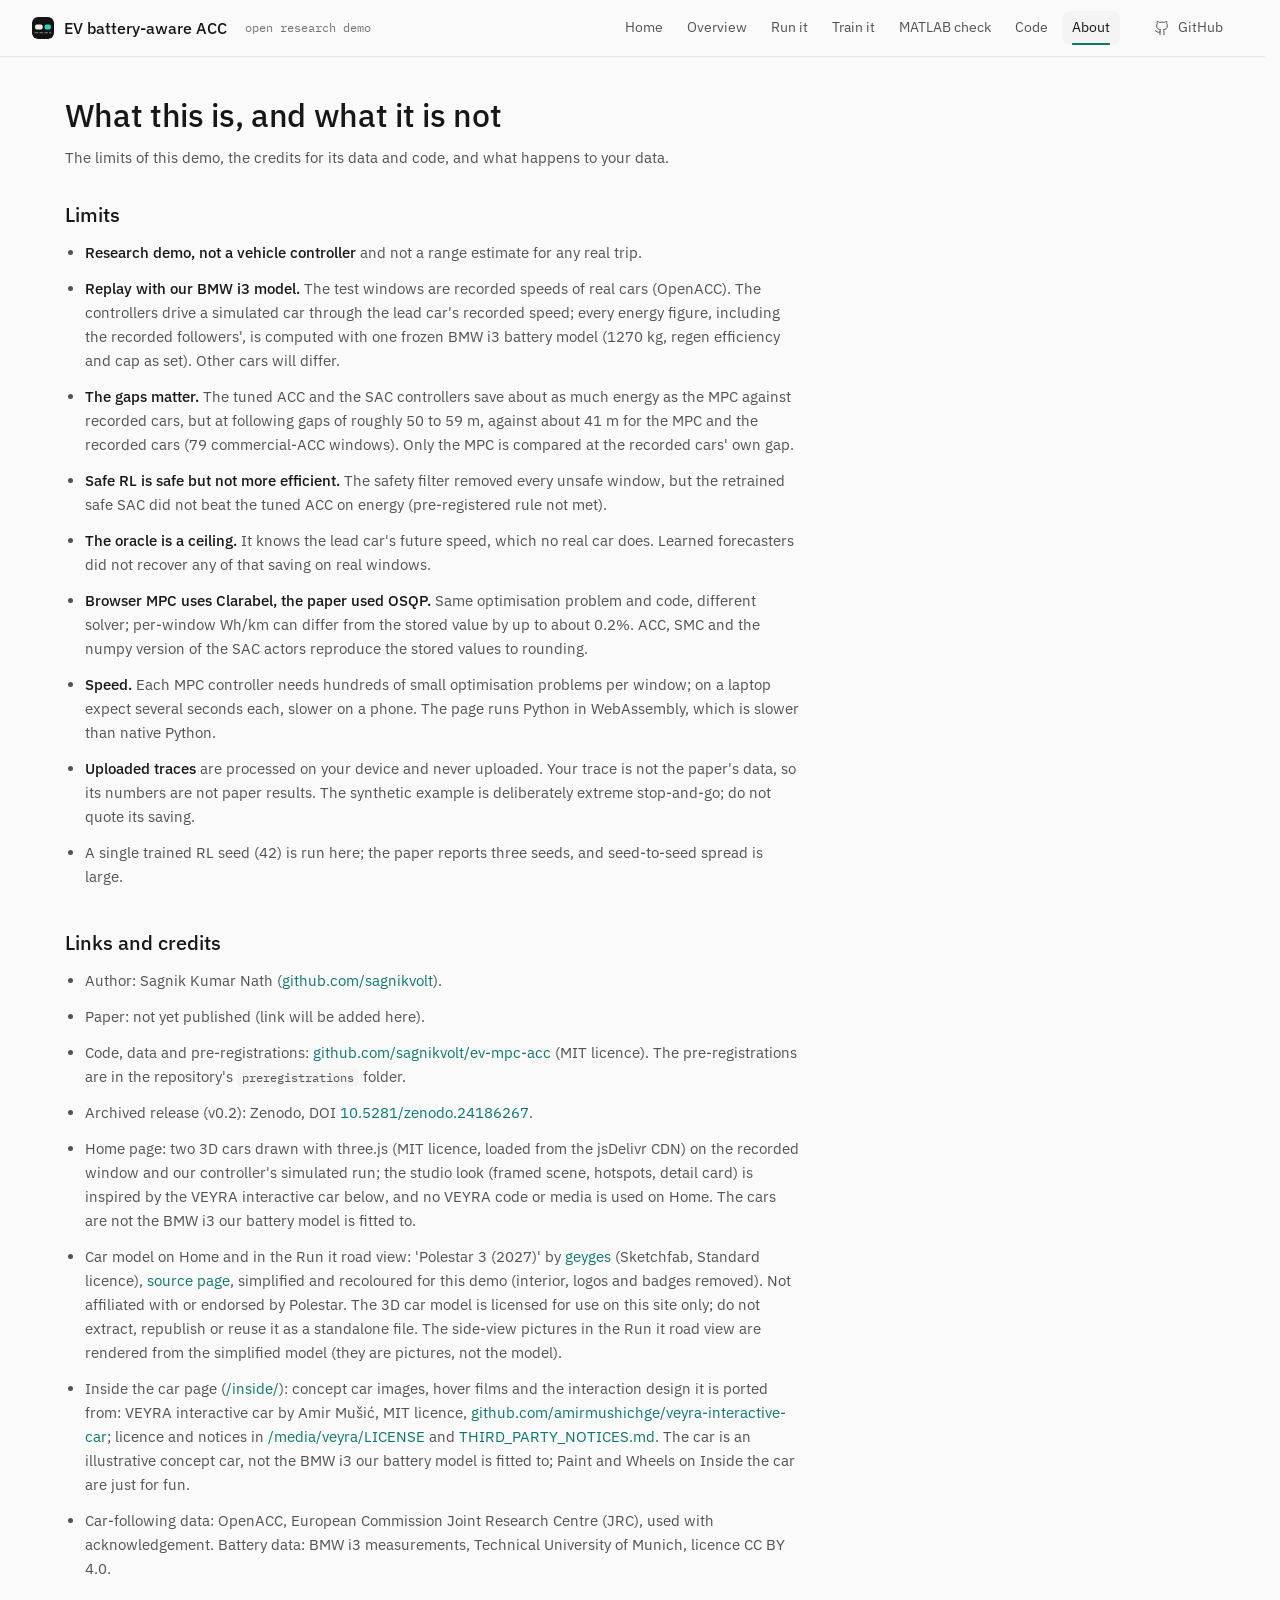
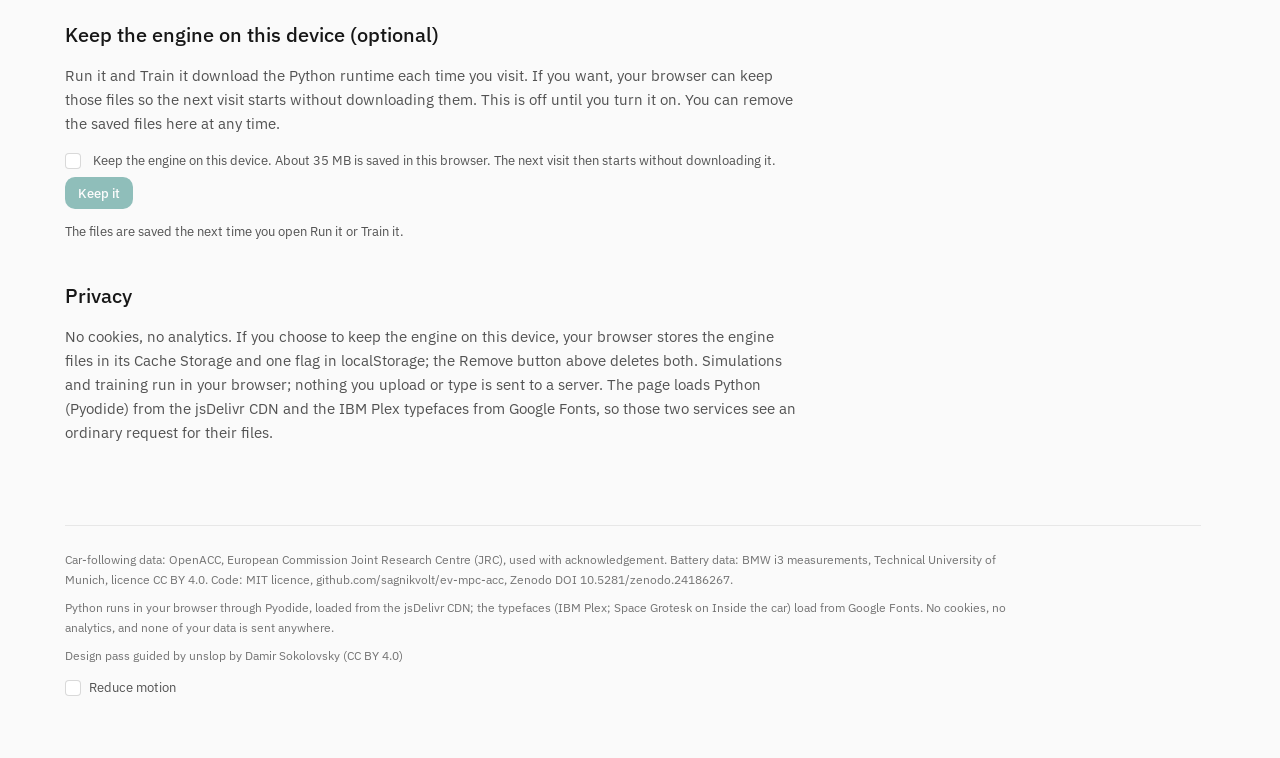
<file: about/index.html>
<!DOCTYPE html>
<html lang="en"><head><meta charset="utf-8"><meta name="viewport" content="width=device-width,initial-scale=1">
<title>About: limits, credits, privacy - EV battery-aware ACC</title>
<meta name="description" content="What this demo is and is not, credits for the data and code, and the privacy statement.">
<meta name="color-scheme" content="dark light">
<link rel="preconnect" href="https://fonts.googleapis.com"><link rel="preconnect" href="https://fonts.gstatic.com" crossorigin>
<link rel="stylesheet" href="https://fonts.googleapis.com/css2?family=IBM+Plex+Mono:wght@400;500&family=IBM+Plex+Sans:wght@400;500;600&display=swap">
<link rel="icon" href="/favicon.svg?v=20261118y" type="image/svg+xml">
<script>(function(){var d=document.documentElement,r=false;try{r=localStorage.getItem("ev-rm")==="1"}catch(e){}if(r||(window.matchMedia&&matchMedia("(prefers-reduced-motion: reduce)").matches))d.classList.add("rm");d.classList.add("mjs")})();</script>
<link rel="stylesheet" href="/styles.css?v=20261118y">

</head><body class="" data-page="about" data-engine="0">
<a class="skip" href="#main">Skip to content</a>
<header class="nav"><div class="wrap">
<a class="brand" href="/"><img src="/favicon.svg?v=20261118y" alt="" width="22" height="22">EV battery-aware ACC<span>open research demo</span></a>
<nav class="links" aria-label="Pages"><a href="/">Home</a><a href="/overview/">Overview</a><a href="/run/">Run it</a><a href="/train/">Train it</a><a href="/matlab/">MATLAB check</a><a href="/code/">Code</a><a href="/about/" aria-current="page">About</a></nav>
<a class="gh" href="https://github.com/sagnikvolt/ev-mpc-acc" rel="noopener"><svg viewBox="0 0 24 24" aria-hidden="true"><path d="M15 22v-4a4.8 4.8 0 0 0-1-3.5c3 0 6-2 6-5.5.08-1.25-.27-2.48-1-3.5.28-1.15.28-2.35 0-3.5 0 0-1 0-3 1.5-2.64-.5-5.36-.5-8 0C6 2 5 2 5 2c-.3 1.15-.3 2.35 0 3.5A5.4 5.4 0 0 0 4 9c0 3.5 3 5.5 6 5.5-.39.49-.68 1.05-.85 1.65-.17.6-.22 1.23-.15 1.85v4"/><path d="M9 18c-4.51 2-5-2-7-2"/></svg>GitHub</a>
</div></header>
<noscript><p class="err wrap">This page needs JavaScript (it runs Python in WebAssembly)</p></noscript>
<main class="wrap page" id="main">
<h1 class="pt">What this is, and what it is not</h1>
<p class="intro">The limits of this demo, the credits for its data and code, and what happens to your data.</p>
<section aria-labelledby="h-lim"><h2 class="sub" id="h-lim">Limits</h2>
<div class="prose lim" style="font-size:15px;line-height:24px">
<ul>
<li><strong>Research demo, not a vehicle controller</strong> and not a range estimate for any real trip.</li>
<li><strong>Replay with our BMW i3 model.</strong> The test windows are recorded speeds of real cars (OpenACC). The controllers drive a simulated car through the lead car's recorded speed; every energy figure, including the recorded followers', is computed with one frozen BMW i3 battery model (1270 kg, regen efficiency and cap as set). Other cars will differ.</li>
<li><strong>The gaps matter.</strong> The tuned ACC and the SAC controllers save about as much energy as the MPC against recorded cars, but at following gaps of roughly 50 to 59 m, against about 41 m for the MPC and the recorded cars (79 commercial-ACC windows). Only the MPC is compared at the recorded cars' own gap.</li>
<li><strong>Safe RL is safe but not more efficient.</strong> The safety filter removed every unsafe window, but the retrained safe SAC did not beat the tuned ACC on energy (pre-registered rule not met).</li>
<li><strong>The oracle is a ceiling.</strong> It knows the lead car's future speed, which no real car does. Learned forecasters did not recover any of that saving on real windows.</li>
<li><strong>Browser MPC uses Clarabel, the paper used OSQP.</strong> Same optimisation problem and code, different solver; per-window Wh/km can differ from the stored value by up to about 0.2%. ACC, SMC and the numpy version of the SAC actors reproduce the stored values to rounding.</li>
<li><strong>Speed.</strong> Each MPC controller needs hundreds of small optimisation problems per window; on a laptop expect several seconds each, slower on a phone. The page runs Python in WebAssembly, which is slower than native Python.</li>
<li><strong>Uploaded traces</strong> are processed on your device and never uploaded. Your trace is not the paper's data, so its numbers are not paper results. The synthetic example is deliberately extreme stop-and-go; do not quote its saving.</li>
<li>A single trained RL seed (42) is run here; the paper reports three seeds, and seed-to-seed spread is large.</li>
</ul></div></section>
<section aria-labelledby="credits"><h2 class="sub" id="credits">Links and credits</h2>
<div class="prose" style="font-size:15px;line-height:24px">
<ul>
<li>Author: Sagnik Kumar Nath (<a class="ext" href="https://github.com/sagnikvolt">github.com/sagnikvolt</a>).</li>
<li>Paper: not yet published (link will be added here).</li>
<li>Code, data and pre-registrations: <a class="ext" href="https://github.com/sagnikvolt/ev-mpc-acc">github.com/sagnikvolt/ev-mpc-acc</a> (MIT licence). The pre-registrations are in the repository's <code>preregistrations</code> folder.</li>
<li>Archived release (v0.2): Zenodo, DOI <a href="https://doi.org/10.5281/zenodo.24186267">10.5281/zenodo.24186267</a>.</li>
<li>Home page: two 3D cars drawn with three.js (MIT licence, loaded from the jsDelivr CDN) on the recorded window and our controller's simulated run; the studio look (framed scene, hotspots, detail card) is inspired by the VEYRA interactive car below, and no VEYRA code or media is used on Home. The cars are not the BMW i3 our battery model is fitted to.</li>
<li>Car model on Home and in the Run it road view: 'Polestar 3 (2027)' by <a class="ext" href="https://sketchfab.com/geyges">geyges</a> (Sketchfab, Standard licence), <a class="ext" href="https://sketchfab.com/3d-models/polestar-3-2027-74c179e622394024acb762a27bddbf2c">source page</a>, simplified and recoloured for this demo (interior, logos and badges removed). Not affiliated with or endorsed by Polestar. The 3D car model is licensed for use on this site only; do not extract, republish or reuse it as a standalone file. The side-view pictures in the Run it road view are rendered from the simplified model (they are pictures, not the model).</li>
<li>Inside the car page (<a href="/inside/">/inside/</a>): concept car images, hover films and the interaction design it is ported from: VEYRA interactive car by Amir Mu&scaron;i&cacute;, MIT licence, <a class="ext" href="https://github.com/amirmushichge/veyra-interactive-car">github.com/amirmushichge/veyra-interactive-car</a>; licence and notices in <a href="/media/veyra/LICENSE">/media/veyra/LICENSE</a> and <a href="/media/veyra/THIRD_PARTY_NOTICES.md">THIRD_PARTY_NOTICES.md</a>. The car is an illustrative concept car, not the BMW i3 our battery model is fitted to; Paint and Wheels on Inside the car are just for fun.</li>
<li>Car-following data: OpenACC, European Commission Joint Research Centre (JRC), used with acknowledgement. Battery data: BMW i3 measurements, Technical University of Munich, licence CC BY 4.0.</li>
</ul></div></section>
<section aria-labelledby="h-keep"><h2 class="sub" id="h-keep">Keep the engine on this device (optional)</h2>
<div class="prose" style="font-size:15px;line-height:24px"><p>Run it and Train it download the Python runtime each time you visit. If you want, your browser can keep those files so the next visit starts without downloading them. This is off until you turn it on. You can remove the saved files here at any time.</p><div id="keep-about"></div></div></section>
<section aria-labelledby="h-priv"><h2 class="sub" id="h-priv">Privacy</h2>
<div class="prose" style="font-size:15px;line-height:24px"><p>No cookies, no analytics. If you choose to keep the engine on this device, your browser stores the engine files in its Cache Storage and one flag in localStorage; the Remove button above deletes both. Simulations and training run in your browser; nothing you upload or type is sent to a server. The page loads Python (Pyodide) from the jsDelivr CDN and the IBM Plex typefaces from Google Fonts, so those two services see an ordinary request for their files.</p></div></section>
<footer><p>Car-following data: OpenACC, European Commission Joint Research Centre (JRC), used with acknowledgement. Battery data: BMW i3 measurements, Technical University of Munich, licence CC BY 4.0. Code: MIT licence, github.com/sagnikvolt/ev-mpc-acc, Zenodo DOI 10.5281/zenodo.24186267.</p><p>Python runs in your browser through Pyodide, loaded from the jsDelivr CDN; the typefaces (IBM Plex; Space Grotesk on Inside the car) load from Google Fonts. No cookies, no analytics, and none of your data is sent anywhere.</p><p>Design pass guided by unslop by Damir Sokolovsky (CC BY 4.0)</p><p class="rm-row"><label class="check"><input type="checkbox" id="rm-toggle"><span>Reduce motion</span></label></p></footer>
</main>


<script src="/common.js?v=20261118y"></script>
<script src="/motion.js?v=20261118y" defer></script>
</body></html>
</file>
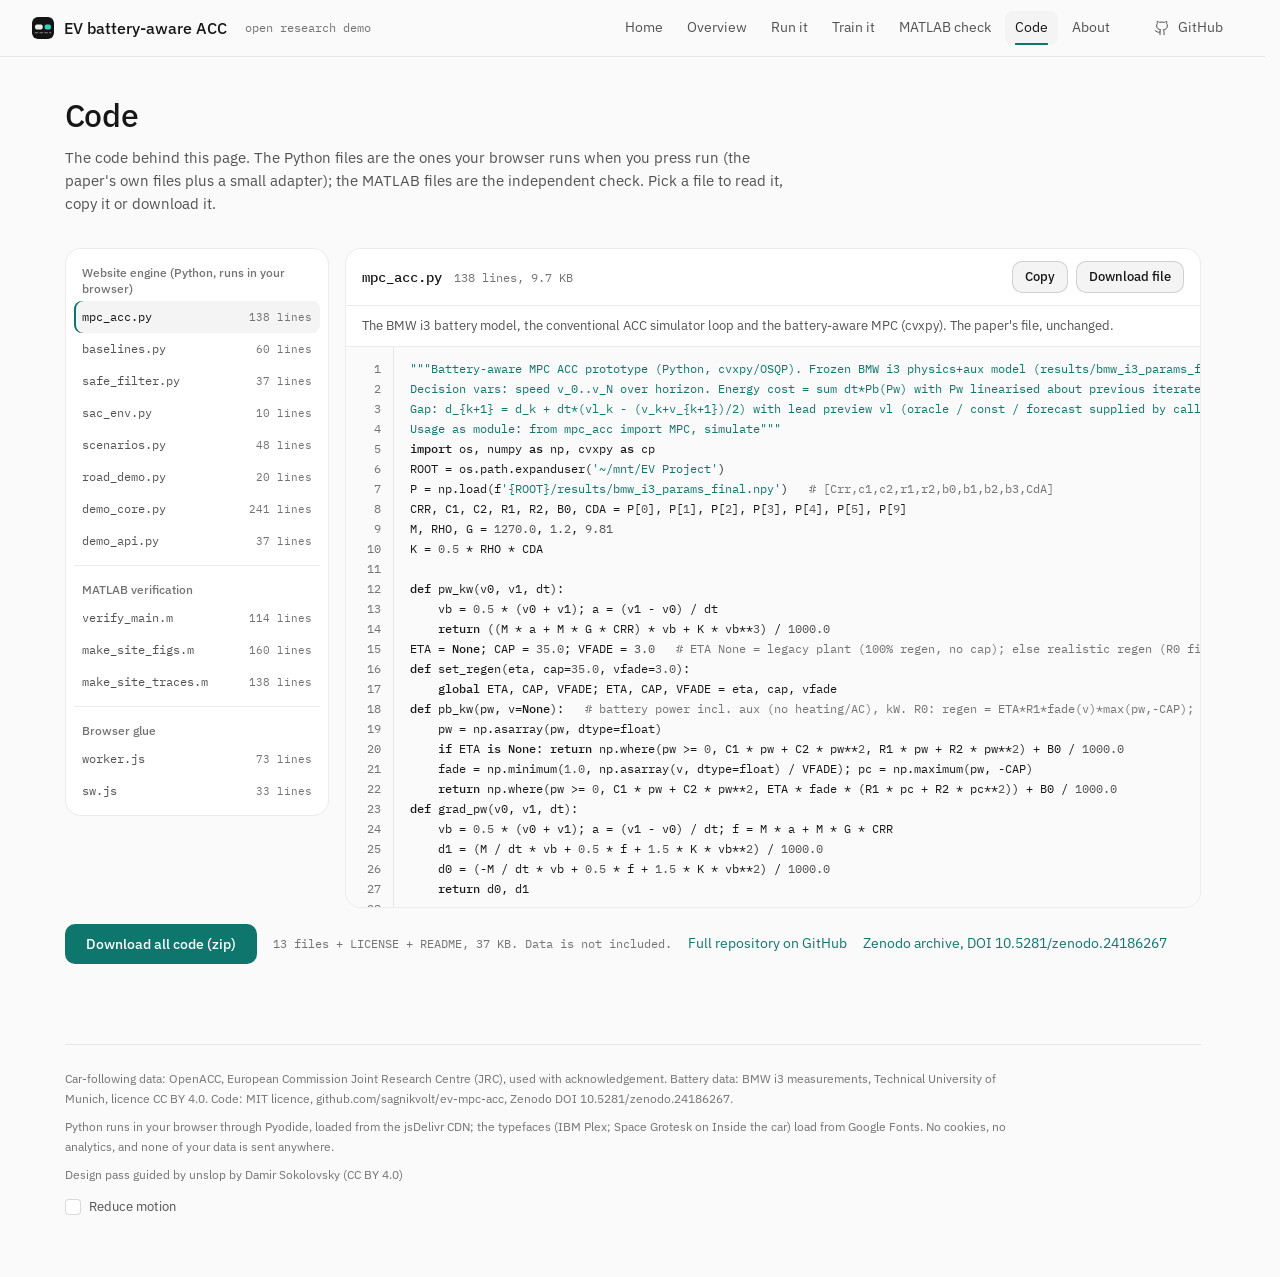
<file: code/index.html>
<!DOCTYPE html>
<html lang="en"><head><meta charset="utf-8"><meta name="viewport" content="width=device-width,initial-scale=1">
<title>Code - EV battery-aware ACC</title>
<meta name="description" content="Read, copy or download the Python and MATLAB code behind the page.">
<meta name="color-scheme" content="dark light">
<link rel="preconnect" href="https://fonts.googleapis.com"><link rel="preconnect" href="https://fonts.gstatic.com" crossorigin>
<link rel="stylesheet" href="https://fonts.googleapis.com/css2?family=IBM+Plex+Mono:wght@400;500&family=IBM+Plex+Sans:wght@400;500;600&display=swap">
<link rel="icon" href="/favicon.svg?v=20261118y" type="image/svg+xml">
<script>(function(){var d=document.documentElement,r=false;try{r=localStorage.getItem("ev-rm")==="1"}catch(e){}if(r||(window.matchMedia&&matchMedia("(prefers-reduced-motion: reduce)").matches))d.classList.add("rm");d.classList.add("mjs")})();</script>
<link rel="stylesheet" href="/styles.css?v=20261118y">

</head><body class="" data-page="code" data-engine="0">
<a class="skip" href="#main">Skip to content</a>
<header class="nav"><div class="wrap">
<a class="brand" href="/"><img src="/favicon.svg?v=20261118y" alt="" width="22" height="22">EV battery-aware ACC<span>open research demo</span></a>
<nav class="links" aria-label="Pages"><a href="/">Home</a><a href="/overview/">Overview</a><a href="/run/">Run it</a><a href="/train/">Train it</a><a href="/matlab/">MATLAB check</a><a href="/code/" aria-current="page">Code</a><a href="/about/">About</a></nav>
<a class="gh" href="https://github.com/sagnikvolt/ev-mpc-acc" rel="noopener"><svg viewBox="0 0 24 24" aria-hidden="true"><path d="M15 22v-4a4.8 4.8 0 0 0-1-3.5c3 0 6-2 6-5.5.08-1.25-.27-2.48-1-3.5.28-1.15.28-2.35 0-3.5 0 0-1 0-3 1.5-2.64-.5-5.36-.5-8 0C6 2 5 2 5 2c-.3 1.15-.3 2.35 0 3.5A5.4 5.4 0 0 0 4 9c0 3.5 3 5.5 6 5.5-.39.49-.68 1.05-.85 1.65-.17.6-.22 1.23-.15 1.85v4"/><path d="M9 18c-4.51 2-5-2-7-2"/></svg>GitHub</a>
</div></header>
<noscript><p class="err wrap">This page needs JavaScript (it runs Python in WebAssembly)</p></noscript>
<main class="wrap page" id="main">
<h1 class="pt">Code</h1>
<p class="intro">The code behind this page. The Python files are the ones your browser runs when you press run (the paper's own files plus a small adapter); the MATLAB files are the independent check. Pick a file to read it, copy it or download it.</p><div class="cv" id="cv" data-v="20261118y"><nav class="cv-list" aria-label="Code files"><div class="cv-g"><div class="cv-gh">Website engine (Python, runs in your browser)</div><button type="button" class="cv-f" data-path="py/mpc_acc.py" data-name="mpc_acc.py" data-lang="python" data-lines="138" data-bytes="9953" data-desc="The BMW i3 battery model, the conventional ACC simulator loop and the battery-aware MPC (cvxpy). The paper&#x27;s file, unchanged."><span class="cv-fn">mpc_acc.py</span><span class="meta">138 lines</span></button><button type="button" class="cv-f" data-path="py/baselines.py" data-name="baselines.py" data-lang="python" data-lines="60" data-bytes="4230" data-desc="The tuned ACC, the sliding-mode controller (SMC) and the policy wrapper used by the SAC controllers. The paper&#x27;s file, unchanged."><span class="cv-fn">baselines.py</span><span class="meta">60 lines</span></button><button type="button" class="cv-f" data-path="py/safe_filter.py" data-name="safe_filter.py" data-lang="python" data-lines="37" data-bytes="2996" data-desc="The control-barrier safety filter used by the safe SAC controller. The paper&#x27;s file, unchanged."><span class="cv-fn">safe_filter.py</span><span class="meta">37 lines</span></button><button type="button" class="cv-f" data-path="py/sac_env.py" data-name="sac_env.py" data-lang="python" data-lines="10" data-bytes="713" data-desc="Browser stub of the paper&#x27;s sac_env.py: only the observation function and the trained-actor policy, copied verbatim; the gymnasium training environment is left out."><span class="cv-fn">sac_env.py</span><span class="meta">10 lines</span></button><button type="button" class="cv-f" data-path="py/scenarios.py" data-name="scenarios.py" data-lang="python" data-lines="48" data-bytes="2620" data-desc="The paper&#x27;s file that injects speed breakers into a recorded lead-car speed (test S1b), unchanged. Used by the speed-breaker road on Run it."><span class="cv-fn">scenarios.py</span><span class="meta">48 lines</span></button><button type="button" class="cv-f" data-path="py/road_demo.py" data-name="road_demo.py" data-lang="python" data-lines="20" data-bytes="1760" data-desc="Demo only, not part of the paper&#x27;s results: the assumed pothole settings and positions for the potholes road on Run it. Every value there is assumed."><span class="cv-fn">road_demo.py</span><span class="meta">20 lines</span></button><button type="button" class="cv-f" data-path="py/demo_core.py" data-name="demo_core.py" data-lang="python" data-lines="241" data-bytes="20598" data-desc="Glue for the website: swaps the solver to Clarabel, runs the SAC actors as a numpy forward pass, and runs one controller on one window or uploaded trace."><span class="cv-fn">demo_core.py</span><span class="meta">241 lines</span></button><button type="button" class="cv-f" data-path="py/demo_api.py" data-name="demo_api.py" data-lang="python" data-lines="37" data-bytes="3010" data-desc="The JSON entry points that worker.js calls (list windows, run a window, run an upload, train a model)."><span class="cv-fn">demo_api.py</span><span class="meta">37 lines</span></button></div><div class="cv-g"><div class="cv-gh">MATLAB verification</div><button type="button" class="cv-f" data-path="code/matlab/verify_main.m" data-name="verify_main.m" data-lang="matlab" data-lines="114" data-bytes="6758" data-desc="The independent MATLAB R2024b port of the ACC and the MPC with constant-speed preview, run on the 10 check windows; writes matlab_results.csv."><span class="cv-fn">verify_main.m</span><span class="meta">114 lines</span></button><button type="button" class="cv-f" data-path="code/matlab/make_site_figs.m" data-name="make_site_figs.m" data-lang="matlab" data-lines="160" data-bytes="10899" data-desc="Makes the bar chart and the window-1 trace figure of the Compare with MATLAB section (exportgraphics)."><span class="cv-fn">make_site_figs.m</span><span class="meta">160 lines</span></button><button type="button" class="cv-f" data-path="code/matlab/make_site_traces.m" data-name="make_site_traces.m" data-lang="matlab" data-lines="138" data-bytes="9270" data-desc="Runs MATLAB on windows 1 to 10 and writes the per-window trace figures and trace files used by Run it in MATLAB mode."><span class="cv-fn">make_site_traces.m</span><span class="meta">138 lines</span></button></div><div class="cv-g"><div class="cv-gh">Browser glue</div><button type="button" class="cv-f" data-path="worker.js" data-name="worker.js" data-lang="js" data-lines="73" data-bytes="7323" data-desc="The Web Worker that loads Pyodide and the Python files and runs them off the main thread. Nothing leaves your device."><span class="cv-fn">worker.js</span><span class="meta">73 lines</span></button><button type="button" class="cv-f" data-path="sw.js" data-name="sw.js" data-lang="js" data-lines="33" data-bytes="2832" data-desc="The optional service worker that keeps the engine files on your device after you tick the box and press Keep it. Off by default."><span class="cv-fn">sw.js</span><span class="meta">33 lines</span></button></div></nav><div class="cv-main"><div class="cv-bar"><div class="cv-name"><strong id="cv-fn">No file open</strong><span class="meta" id="cv-meta"></span></div><div class="cv-btns"><button type="button" class="alt sm" id="cv-copy" disabled>Copy</button><button type="button" class="alt sm" id="cv-dl" disabled>Download file</button></div></div><div class="cv-desc lim mut" id="cv-desc">Select a file on the left.</div><div class="cv-body" id="cv-body" tabindex="0" role="region" aria-label="Source code"><div class="cv-empty">The file is fetched when you open it.</div></div></div></div><div class="cv-foot"><a class="btn" href="/downloads/ev-mpc-acc-code.zip?v=20261118y" download>Download all code (zip)</a><span class="meta">13 files + LICENSE + README, 37 KB. Data is not included.</span><span class="cv-links"><a class="ext" href="https://github.com/sagnikvolt/ev-mpc-acc">Full repository on GitHub</a><a href="https://doi.org/10.5281/zenodo.24186267">Zenodo archive, DOI 10.5281/zenodo.24186267</a></span></div>
<footer><p>Car-following data: OpenACC, European Commission Joint Research Centre (JRC), used with acknowledgement. Battery data: BMW i3 measurements, Technical University of Munich, licence CC BY 4.0. Code: MIT licence, github.com/sagnikvolt/ev-mpc-acc, Zenodo DOI 10.5281/zenodo.24186267.</p><p>Python runs in your browser through Pyodide, loaded from the jsDelivr CDN; the typefaces (IBM Plex; Space Grotesk on Inside the car) load from Google Fonts. No cookies, no analytics, and none of your data is sent anywhere.</p><p>Design pass guided by unslop by Damir Sokolovsky (CC BY 4.0)</p><p class="rm-row"><label class="check"><input type="checkbox" id="rm-toggle"><span>Reduce motion</span></label></p></footer>
</main>


<script src="/common.js?v=20261118y"></script>
<script src="/code.js?v=20261118y"></script>
<script src="/motion.js?v=20261118y" defer></script>
</body></html>
</file>
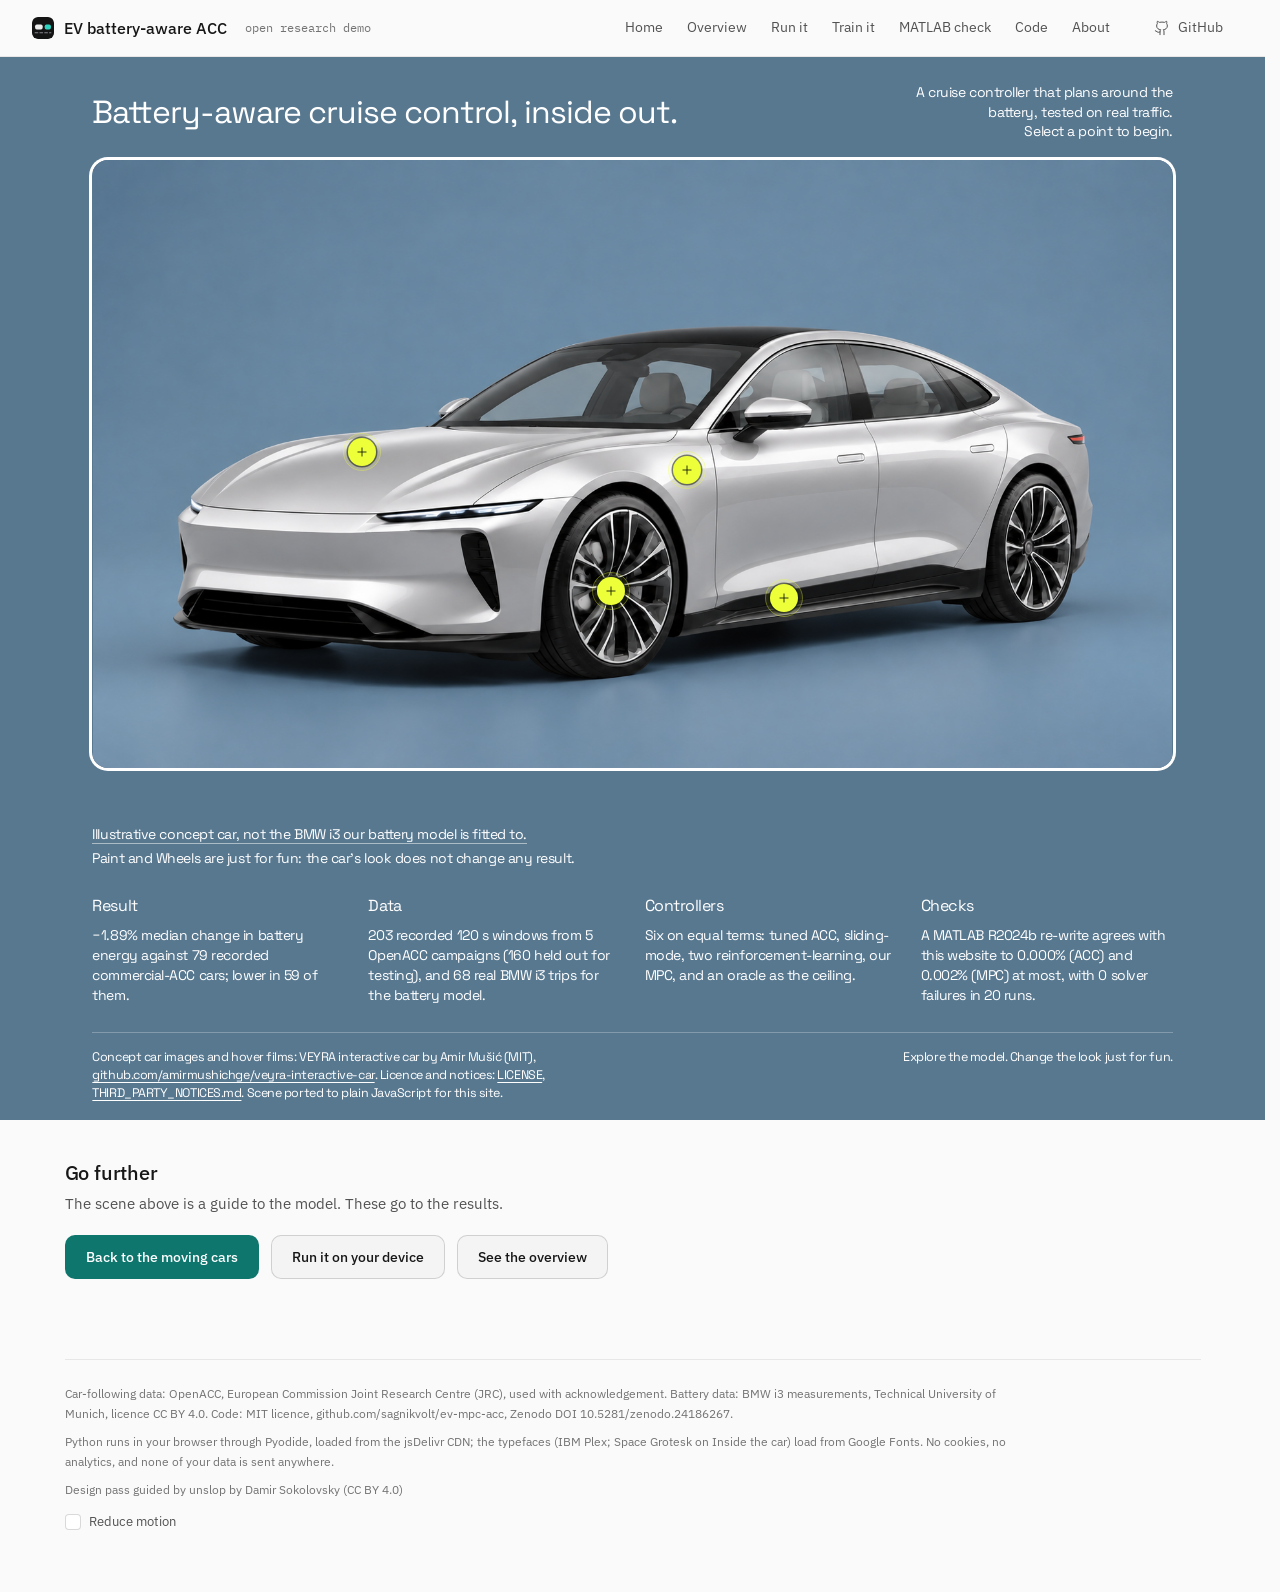
<file: inside/index.html>
<!DOCTYPE html>
<html lang="en"><head><meta charset="utf-8"><meta name="viewport" content="width=device-width,initial-scale=1">
<title>Inside the car - EV battery-aware ACC</title>
<meta name="description" content="The illustrative concept car that explains a battery-aware cruise controller: its motor and regen model and its battery model, with every number taken from the project&#x27;s result files. Nothing is sent to a server.">
<meta name="color-scheme" content="dark light">
<link rel="preconnect" href="https://fonts.googleapis.com"><link rel="preconnect" href="https://fonts.gstatic.com" crossorigin>
<link rel="stylesheet" href="https://fonts.googleapis.com/css2?family=IBM+Plex+Mono:wght@400;500&family=IBM+Plex+Sans:wght@400;500;600&display=swap">
<link rel="icon" href="/favicon.svg?v=20261118y" type="image/svg+xml">
<script>(function(){var d=document.documentElement,r=false;try{r=localStorage.getItem("ev-rm")==="1"}catch(e){}if(r||(window.matchMedia&&matchMedia("(prefers-reduced-motion: reduce)").matches))d.classList.add("rm");d.classList.add("mjs")})();</script>
<link rel="stylesheet" href="/styles.css?v=20261118y">
<link rel="stylesheet" href="https://fonts.googleapis.com/css2?family=Space+Grotesk:wght@400&display=swap"><link rel="preload" as="image" href="/media/veyra/exterior-polished.png">
</head><body class="scene" data-page="inside" data-engine="0">
<a class="skip" href="#main">Skip to content</a>
<header class="nav"><div class="wrap">
<a class="brand" href="/"><img src="/favicon.svg?v=20261118y" alt="" width="22" height="22">EV battery-aware ACC<span>open research demo</span></a>
<nav class="links" aria-label="Pages"><a href="/">Home</a><a href="/overview/">Overview</a><a href="/run/">Run it</a><a href="/train/">Train it</a><a href="/matlab/">MATLAB check</a><a href="/code/">Code</a><a href="/about/">About</a></nav>
<a class="gh" href="https://github.com/sagnikvolt/ev-mpc-acc" rel="noopener"><svg viewBox="0 0 24 24" aria-hidden="true"><path d="M15 22v-4a4.8 4.8 0 0 0-1-3.5c3 0 6-2 6-5.5.08-1.25-.27-2.48-1-3.5.28-1.15.28-2.35 0-3.5 0 0-1 0-3 1.5-2.64-.5-5.36-.5-8 0C6 2 5 2 5 2c-.3 1.15-.3 2.35 0 3.5A5.4 5.4 0 0 0 4 9c0 3.5 3 5.5 6 5.5-.39.49-.68 1.05-.85 1.65-.17.6-.22 1.23-.15 1.85v4"/><path d="M9 18c-4.51 2-5-2-7-2"/></svg>GitHub</a>
</div></header>
<noscript><p class="err wrap">This page needs JavaScript (it runs Python in WebAssembly)</p></noscript>
<main id="main" class="vs-page">
<section class="vs" id="vs" aria-labelledby="vs-h1">
<div class="vs-in">
<div class="vs-stage" id="vs-stage">
<div class="vs-intro"><h1 id="vs-h1">Battery-aware cruise control, inside out.</h1><p class="vs-intro-description"><span>A cruise controller that plans around the battery, tested on real traffic.</span><span>Select a point to begin.</span></p></div>
<div class="vs-backslot"></div>
<div class="vs-plane" role="group" aria-label="Interactive concept car">
<div class="vs-media-envelope"><div class="vs-exterior-envelope"><div class="vs-car-visual"><img class="vs-car-image" src="/media/veyra/exterior-polished.png" width="1672" height="941" alt="Silver electric concept sedan in a studio. An illustrative concept car, not the BMW i3." draggable="false" fetchpriority="high"><canvas class="vs-hover-video" aria-hidden="true"></canvas><div class="vs-appearance-visual" aria-hidden="true"><img alt="" draggable="false"></div></div></div><div class="vs-detail-visual"><img class="vs-detail-image" alt="" draggable="false"></div></div>
<div class="vs-hotlayer" hidden></div><div class="vs-annolayer"></div>
</div>
<aside class="vs-detail" aria-hidden="true"></aside>
<div class="vs-status" hidden></div>
</div>
<div class="vs-below">
<p class="vs-note"><strong>Illustrative concept car, not the BMW i3 our battery model is fitted to.</strong></p>
<p class="vs-note">Paint and Wheels are just for fun: the car's look does not change any result.</p>
<div class="vs-notes" aria-label="The project in four facts"><div><h3>Result</h3><p>−1.89% median change in battery energy against 79 recorded commercial-ACC cars; lower in 59 of them.</p></div><div><h3>Data</h3><p>203 recorded 120 s windows from 5 OpenACC campaigns (160 held out for testing), and 68 real BMW i3 trips for the battery model.</p></div><div><h3>Controllers</h3><p>Six on equal terms: tuned ACC, sliding-mode, two reinforcement-learning, our MPC, and an oracle as the ceiling.</p></div><div><h3>Checks</h3><p>A MATLAB R2024b re-write agrees with this website to 0.000% (ACC) and 0.002% (MPC) at most, with 0 solver failures in 20 runs.</p></div></div>
<div class="vs-baseline"><span>Concept car images and hover films: VEYRA interactive car by Amir Mušić (MIT), <a href="https://github.com/amirmushichge/veyra-interactive-car" rel="noopener">github.com/amirmushichge/veyra-interactive-car</a>. Licence and notices: <a href="/media/veyra/LICENSE">LICENSE</a>, <a href="/media/veyra/THIRD_PARTY_NOTICES.md">THIRD_PARTY_NOTICES.md</a>. Scene ported to plain JavaScript for this site.</span><span class="vs-baseline-r">Explore the model. Change the look just for fun.</span></div>
</div>
</div>
<p class="vs-sr" role="status" aria-live="polite"></p>
<div class="vs-error" role="alert" hidden><span></span><button type="button" aria-label="Dismiss message">&#x2715;</button></div>
</section>
<script type="application/json" id="vs-data">{"media":"/media/veyra/","systems":{"drive":{"label":"Motor and regen","category":"How the model sees the drive","title":"Power,\nin and out.","short":"Explore the motor and regen","description":"The motor turns battery power into wheel power and, when the car slows, can send some back. The picture is a generic drive unit (an illustration); the three rules are this project's model.","benefitHead":"What it means here","benefit":"In the model, braking power above the 35 kW cap goes to the friction brakes, so slowing smoothly returns more energy to the battery.","image":"/media/veyra/drive-blue.png","anchor":{"x":25,"y":48},"points":[{"label":"Power at the wheels","x":6,"y":44,"text":"Power at the wheels is (m\u00b7a + m\u00b7g\u00b7Crr)\u00b7v + \u00bd\u00b7\u03c1\u00b7CdA\u00b7v\u00b3: speeding up, rolling resistance and air drag. The model car has m = 1270 kg (the BMW i3). Illustration: this wheel and brake are a generic picture."},{"label":"Regen on braking","x":31,"y":46,"text":"When the car slows, the motor works as a generator. The model returns 65% of the braking power to the battery (efficiency 0.65), at most 35 kW, fading out below 3 m/s. These three numbers are assumptions set in the code, not measured on a car. Illustration: this stator is a generic picture."},{"label":"Planning with it","x":40,"y":21,"text":"The MPC controller plans 15 s ahead (30 steps of 0.5 s) and re-plans every 0.5 s, using this same model to pick the speeds that use the least battery energy. It runs as software; the electronics box in the picture is only an illustration."}]},"battery":{"label":"Battery model","category":"How the model sees the battery","title":"Learned from\nreal trips.","short":"Explore the battery model","description":"The battery model turns wheel power into power drawn from the battery. Physics comes first; machine learning corrects what physics misses. The picture is a generic pack (an illustration).","benefitHead":"What it means here","benefit":"Every energy figure on this site, the recorded cars' included, comes from this one battery model, so the comparisons are like for like.","image":"/media/veyra/battery-blue.png","anchor":{"x":64,"y":72},"points":[{"label":"Fitted on real trips","x":49,"y":44,"text":"The model is fitted on 68 real BMW i3 trips (28.0 hours, 201,852 samples at 2 Hz), measured by the Technical University of Munich. Illustration: these cells are a generic picture, not the i3's pack."},{"label":"Physics plus LightGBM","x":27,"y":55,"text":"Physics alone is off by 4.37 kW (power RMSE on trips the model never saw). Adding a LightGBM correction brings that to 4.03 kW, 7.7% lower. The project's goal was a 30% cut, so the goal was missed."},{"label":"End correction","x":62,"y":40,"text":"Cars end a 120 s window at different speeds. The energy is corrected by 0.9 \u00d7 the change in kinetic energy, so cars that end at different speeds compare fairly. The factor 0.9 is a choice in the code; the Overview shows the saving does not depend on it."}]}},"hotspots":[{"id":"drive","target":"drive","x":25,"y":48,"label":"Motor and regen","aria":"Explore the motor and regen (the hood opens)"},{"id":"battery","target":"battery","x":64,"y":72,"label":"Battery model","aria":"Explore the battery model (X-ray of the floor)"},{"id":"paint","target":null,"x":55,"y":51,"label":"Paint","aria":"Body colour, just for fun"},{"id":"wheels","target":null,"x":48,"y":71,"label":"Wheels","aria":"Wheel design, just for fun"}],"options":{"paint":[{"id":"silver","label":"Studio Silver","color":"#c9cfd2","image":"/media/veyra/exterior-polished.png"},{"id":"electric","label":"Electric Green","color":"#edff39","image":"/media/veyra/config/electric-green.png"},{"id":"lime","label":"Lime Green","color":"#9fdc32","image":"/media/veyra/config/lime-green.png"},{"id":"sky","label":"Sky Blue","color":"#708fa2","image":"/media/veyra/config/sky-blue.png"},{"id":"graphite","label":"Graphite","color":"#30363c","image":"/media/veyra/config/graphite.png"}],"wheels":[{"id":"original","label":"Multi-spoke","image":"/media/veyra/exterior-polished.png"},{"id":"aero","label":"Aero Disc","image":"/media/veyra/config/wheels-aero.png"},{"id":"forged","label":"Sport Forged","image":"/media/veyra/config/wheels-forged.png"}]},"funLine":"Just for fun: the car's look does not change any result.","baselineOverview":"Explore the model. Change the look just for fun.","baselineDetail":"Illustrative pictures. The model text is this project's."}</script>
<div class="wrap vs-next">
<h2>Go further</h2>
<p class="mut">The scene above is a guide to the model. These go to the results.</p>
<div class="actions"><a class="btn lg" href="/">Back to the moving cars</a><a class="btn lg alt" href="/run/">Run it on your device</a><a class="btn lg alt" href="/overview/">See the overview</a></div>
</div>
<div class="wrap"><footer><p>Car-following data: OpenACC, European Commission Joint Research Centre (JRC), used with acknowledgement. Battery data: BMW i3 measurements, Technical University of Munich, licence CC BY 4.0. Code: MIT licence, github.com/sagnikvolt/ev-mpc-acc, Zenodo DOI 10.5281/zenodo.24186267.</p><p>Python runs in your browser through Pyodide, loaded from the jsDelivr CDN; the typefaces (IBM Plex; Space Grotesk on Inside the car) load from Google Fonts. No cookies, no analytics, and none of your data is sent anywhere.</p><p>Design pass guided by unslop by Damir Sokolovsky (CC BY 4.0)</p><p class="rm-row"><label class="check"><input type="checkbox" id="rm-toggle"><span>Reduce motion</span></label></p></footer></div>
</main>


<script src="/common.js?v=20261118y"></script>
<script src="/inside_scene.js?v=20261118y"></script>
<script src="/motion.js?v=20261118y" defer></script>
</body></html>
</file>
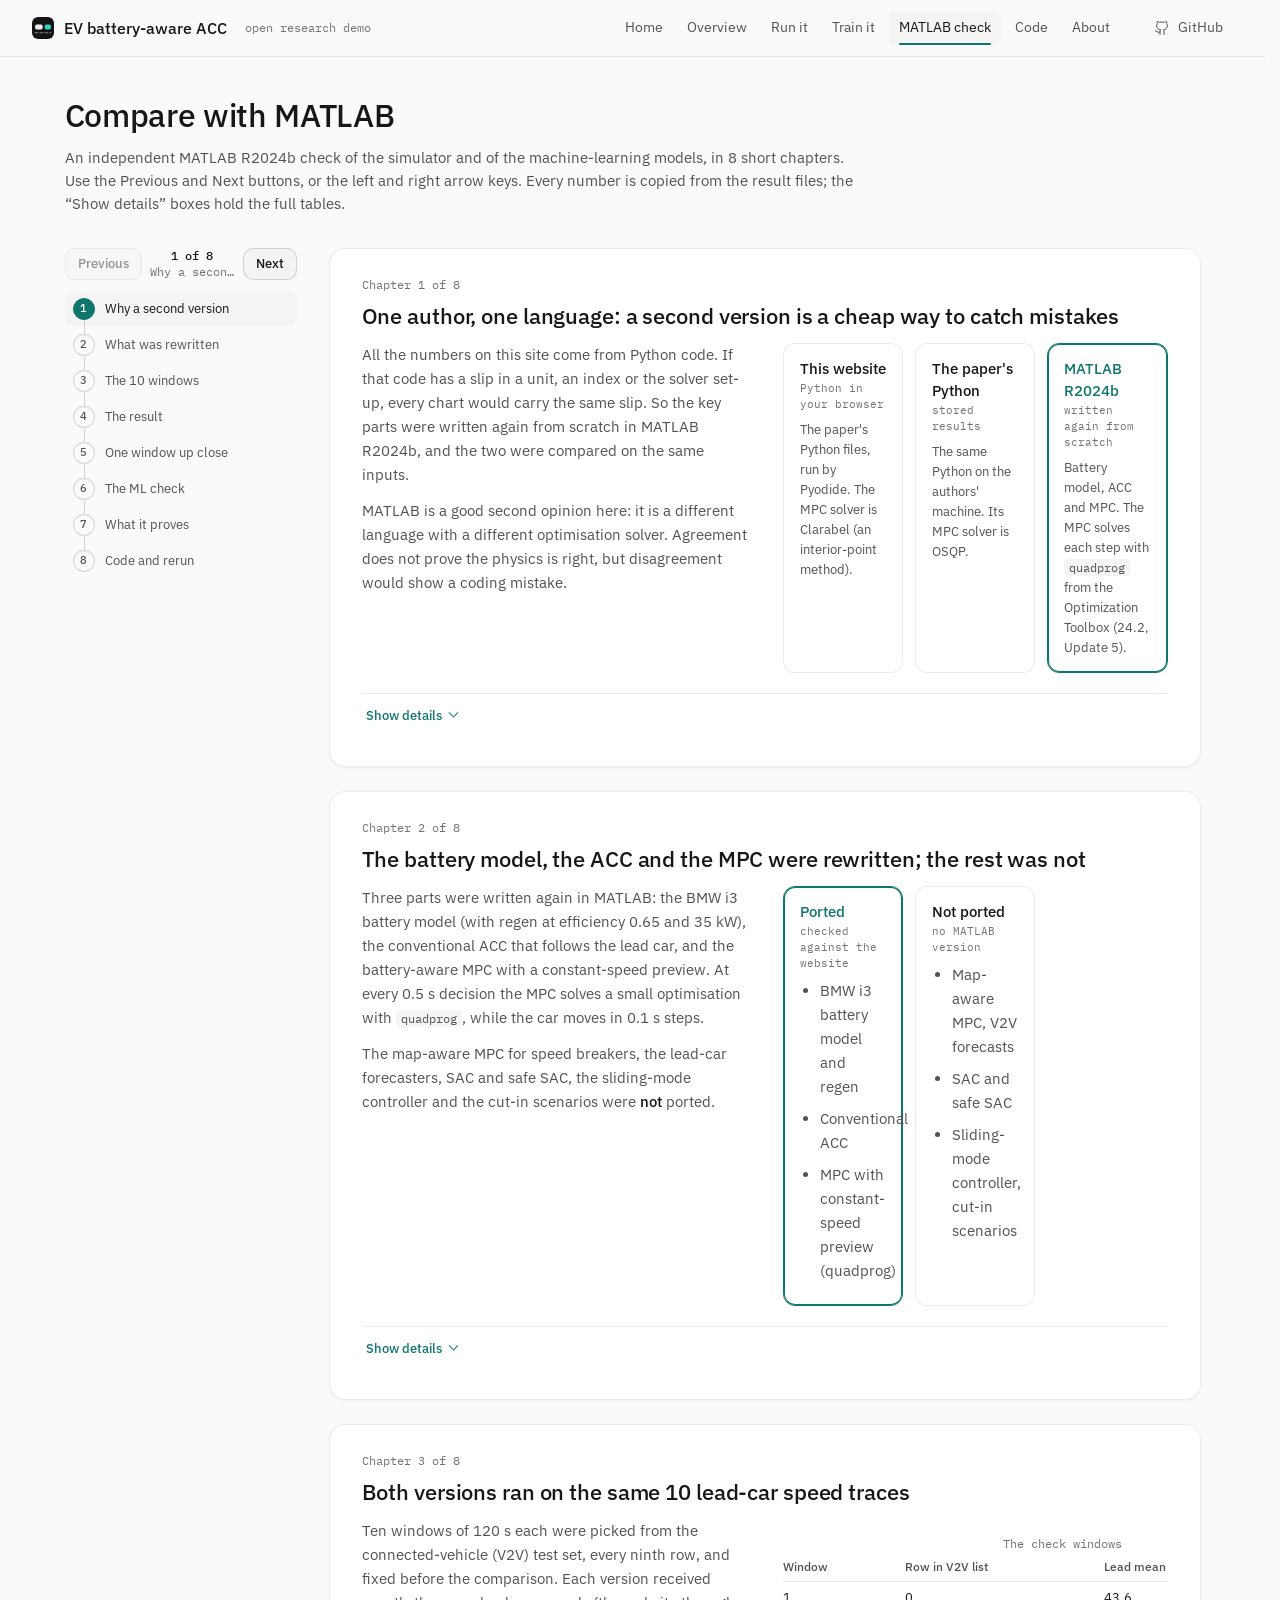
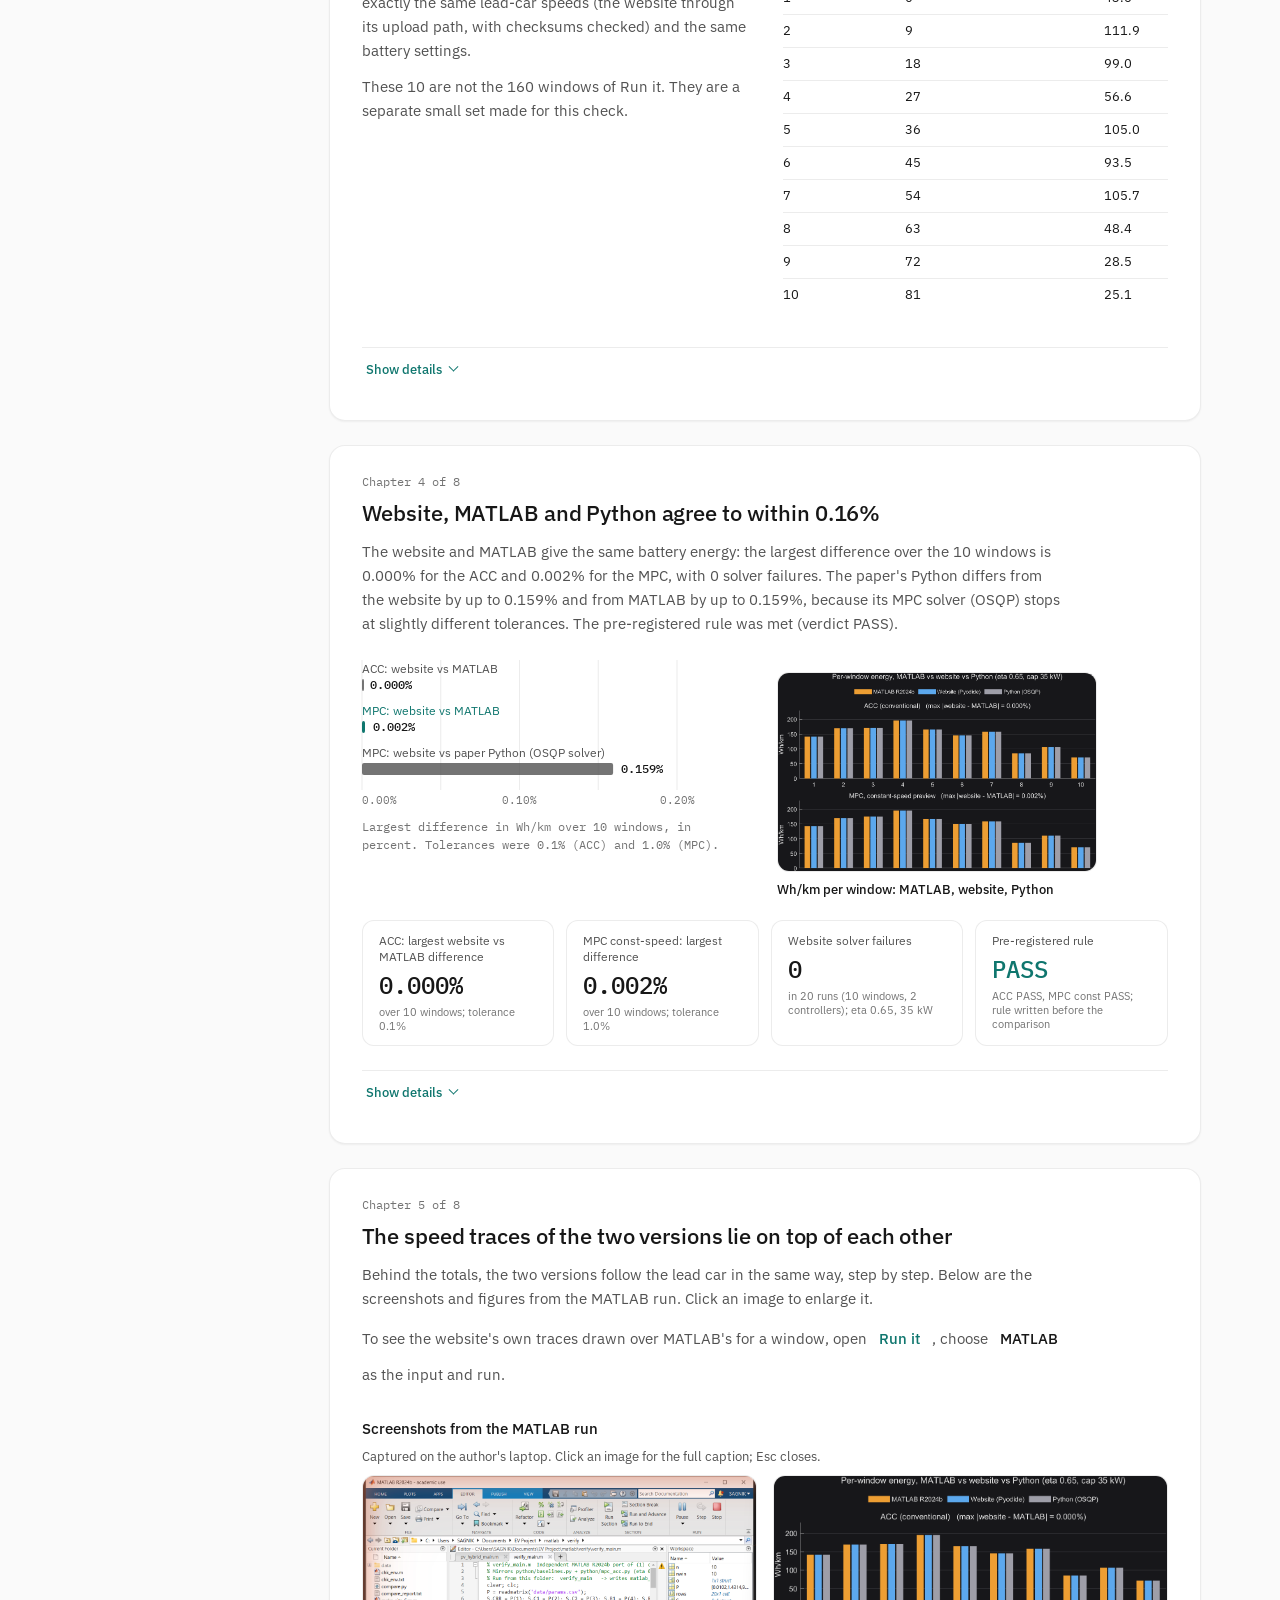
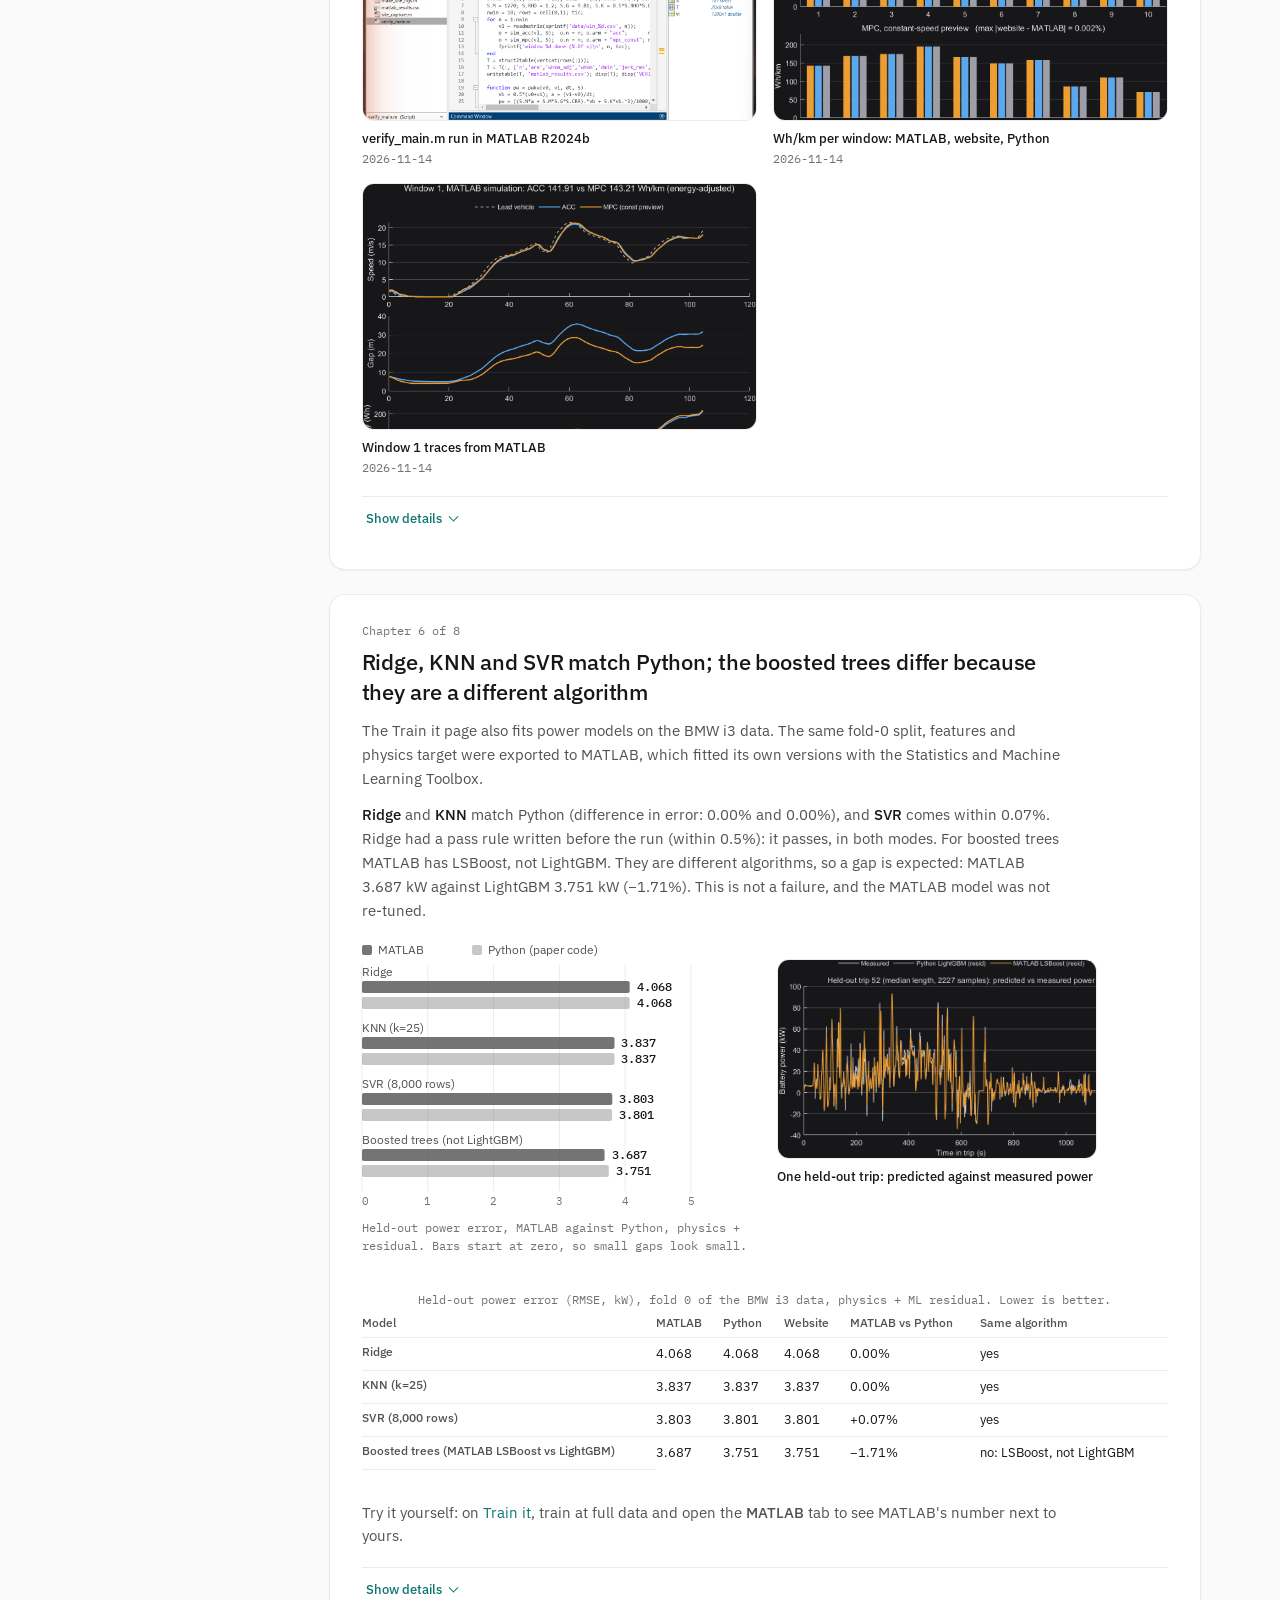
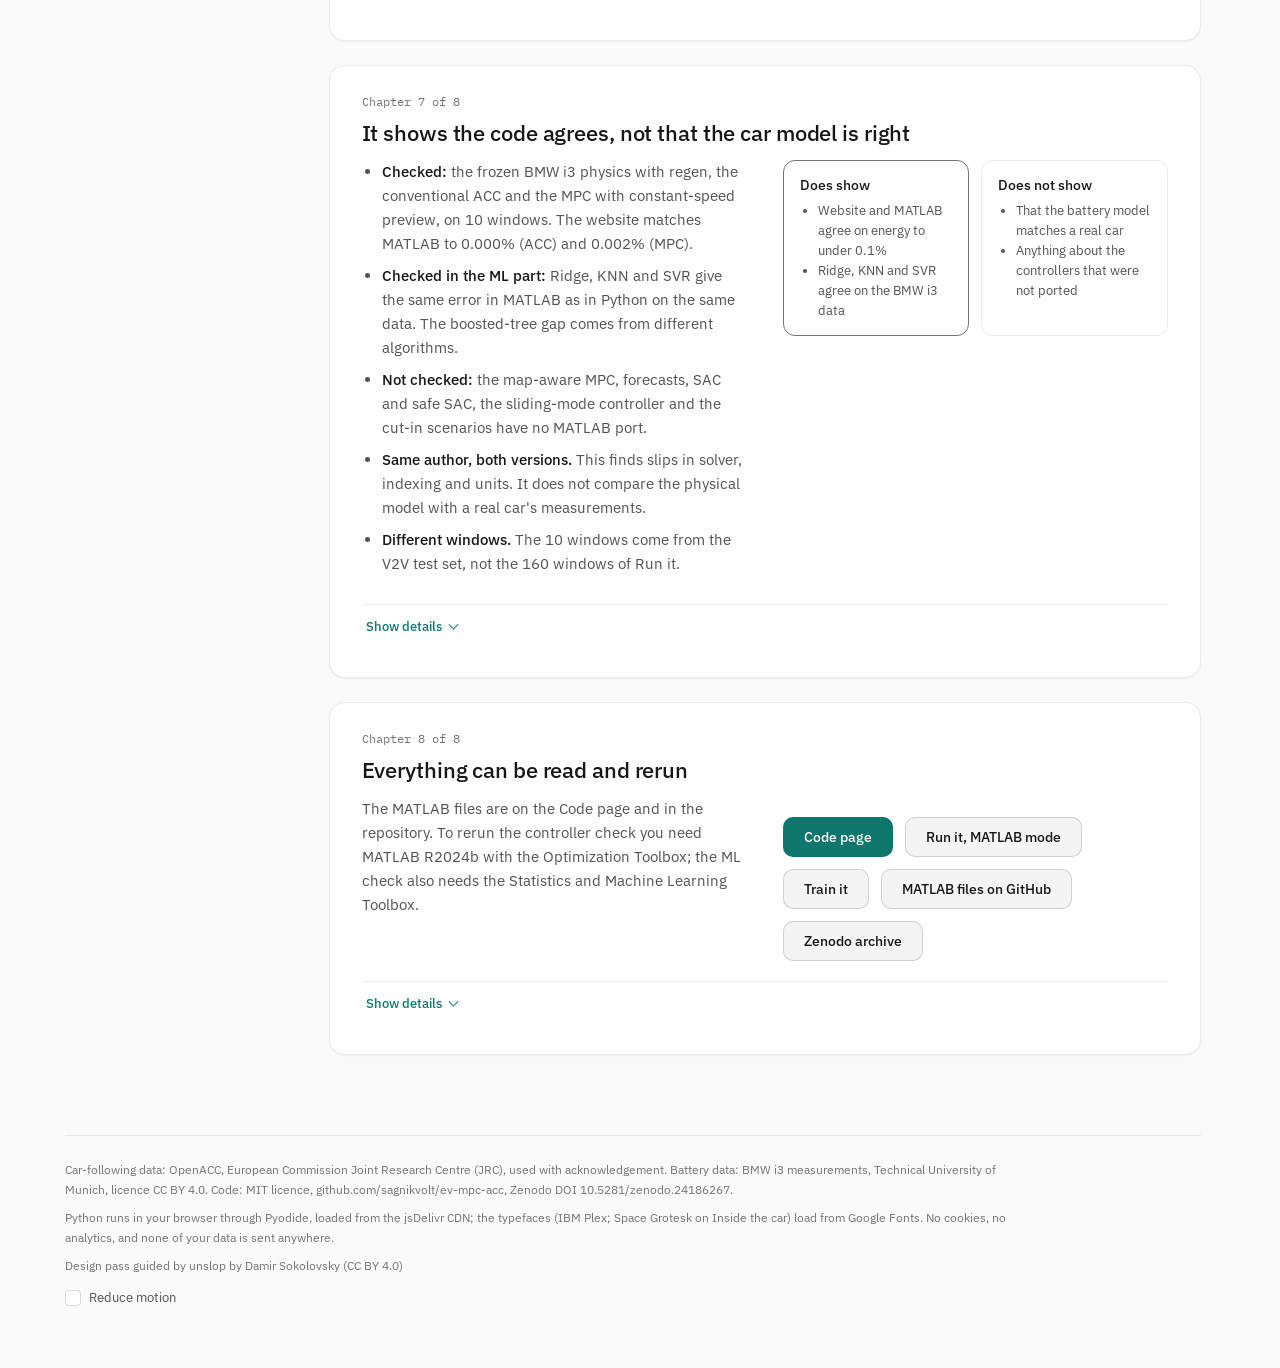
<file: matlab/index.html>
<!DOCTYPE html>
<html lang="en"><head><meta charset="utf-8"><meta name="viewport" content="width=device-width,initial-scale=1">
<title>Compare with MATLAB - EV battery-aware ACC</title>
<meta name="description" content="An independent MATLAB R2024b check of the simulator, ACC and battery-aware MPC against this website and the paper&#x27;s Python.">
<meta name="color-scheme" content="dark light">
<link rel="preconnect" href="https://fonts.googleapis.com"><link rel="preconnect" href="https://fonts.gstatic.com" crossorigin>
<link rel="stylesheet" href="https://fonts.googleapis.com/css2?family=IBM+Plex+Mono:wght@400;500&family=IBM+Plex+Sans:wght@400;500;600&display=swap">
<link rel="icon" href="/favicon.svg?v=20261118y" type="image/svg+xml">
<script>(function(){var d=document.documentElement,r=false;try{r=localStorage.getItem("ev-rm")==="1"}catch(e){}if(r||(window.matchMedia&&matchMedia("(prefers-reduced-motion: reduce)").matches))d.classList.add("rm");d.classList.add("mjs")})();</script>
<link rel="stylesheet" href="/styles.css?v=20261118y">

</head><body class="" data-page="matlab" data-engine="0">
<a class="skip" href="#main">Skip to content</a>
<header class="nav"><div class="wrap">
<a class="brand" href="/"><img src="/favicon.svg?v=20261118y" alt="" width="22" height="22">EV battery-aware ACC<span>open research demo</span></a>
<nav class="links" aria-label="Pages"><a href="/">Home</a><a href="/overview/">Overview</a><a href="/run/">Run it</a><a href="/train/">Train it</a><a href="/matlab/" aria-current="page">MATLAB check</a><a href="/code/">Code</a><a href="/about/">About</a></nav>
<a class="gh" href="https://github.com/sagnikvolt/ev-mpc-acc" rel="noopener"><svg viewBox="0 0 24 24" aria-hidden="true"><path d="M15 22v-4a4.8 4.8 0 0 0-1-3.5c3 0 6-2 6-5.5.08-1.25-.27-2.48-1-3.5.28-1.15.28-2.35 0-3.5 0 0-1 0-3 1.5-2.64-.5-5.36-.5-8 0C6 2 5 2 5 2c-.3 1.15-.3 2.35 0 3.5A5.4 5.4 0 0 0 4 9c0 3.5 3 5.5 6 5.5-.39.49-.68 1.05-.85 1.65-.17.6-.22 1.23-.15 1.85v4"/><path d="M9 18c-4.51 2-5-2-7-2"/></svg>GitHub</a>
</div></header>
<noscript><p class="err wrap">This page needs JavaScript (it runs Python in WebAssembly)</p></noscript>
<main class="wrap page ov" id="main">
<h1 class="pt">Compare with MATLAB</h1><p class="intro">An independent MATLAB R2024b check of the simulator and of the machine-learning models, in 8 short chapters. Use the Previous and Next buttons, or the left and right arrow keys. Every number is copied from the result files; the &ldquo;Show details&rdquo; boxes hold the full tables.</p><div class="ov-shell"><nav class="ov-rail" aria-label="Chapters"><div class="ov-top"><button type="button" class="alt sm" id="ov-prev">Previous</button><div class="ov-prog" aria-live="polite"><span id="ov-pos">1 of 8</span><span class="ov-pt" id="ov-pt"></span></div><button type="button" class="alt sm" id="ov-next">Next</button></div><ol><li><a href="#ch-1" data-i="1" aria-current="step"><span class="n">1</span><span class="t">Why a second version</span></a></li><li><a href="#ch-2" data-i="2"><span class="n">2</span><span class="t">What was rewritten</span></a></li><li><a href="#ch-3" data-i="3"><span class="n">3</span><span class="t">The 10 windows</span></a></li><li><a href="#ch-4" data-i="4"><span class="n">4</span><span class="t">The result</span></a></li><li><a href="#ch-5" data-i="5"><span class="n">5</span><span class="t">One window up close</span></a></li><li><a href="#ch-6" data-i="6"><span class="n">6</span><span class="t">The ML check</span></a></li><li><a href="#ch-7" data-i="7"><span class="n">7</span><span class="t">What it proves</span></a></li><li><a href="#ch-8" data-i="8"><span class="n">8</span><span class="t">Code and rerun</span></a></li></ol></nav><div class="ov-cards"><section class="card ov-card" id="ch-1" aria-labelledby="ch-1-h"><div class="ov-k">Chapter 1 of 8</div><h2 id="ch-1-h" tabindex="-1">One author, one language: a second version is a cheap way to catch mistakes</h2><div class="ov-text"><p>All the numbers on this site come from Python code. If that code has a slip in a unit, an index or the solver set-up, every chart would carry the same slip. So the key parts were written again from scratch in MATLAB R2024b, and the two were compared on the same inputs.</p><p>MATLAB is a good second opinion here: it is a different language with a different optimisation solver. Agreement does not prove the physics is right, but disagreement would show a coding mistake.</p></div><div class="ov-vis"><div class="ctl-grid"><article class="ctl"><h3>This website</h3><div class="ctl-tag">Python in your browser</div><p>The paper's Python files, run by Pyodide. The MPC solver is Clarabel (an interior-point method).</p></article><article class="ctl"><h3>The paper's Python</h3><div class="ctl-tag">stored results</div><p>The same Python on the authors' machine. Its MPC solver is OSQP.</p></article><article class="ctl ours"><h3>MATLAB R2024b</h3><div class="ctl-tag">written again from scratch</div><p>Battery model, ACC and MPC. The MPC solves each step with <code>quadprog</code> from the Optimization Toolbox (24.2, Update 5).</p></article></div></div><details class="ov-det"><summary><span class="o-c">Show details</span><span class="o-o">Hide details</span></summary><div class="ov-in"><p class="src">The pass rule was written before any website number was computed. Source: <code>demo_v2/matlab_vs_web_prereg.md</code>, <code>admin/matlab_report.md</code></p></div></details></section><section class="card ov-card" id="ch-2" aria-labelledby="ch-2-h"><div class="ov-k">Chapter 2 of 8</div><h2 id="ch-2-h" tabindex="-1">The battery model, the ACC and the MPC were rewritten; the rest was not</h2><div class="ov-text"><p>Three parts were written again in MATLAB: the BMW i3 battery model (with regen at efficiency 0.65 and 35 kW), the conventional ACC that follows the lead car, and the battery-aware MPC with a constant-speed preview. At every 0.5 s decision the MPC solves a small optimisation with <code>quadprog</code>, while the car moves in 0.1 s steps.</p><p>The map-aware MPC for speed breakers, the lead-car forecasters, SAC and safe SAC, the sliding-mode controller and the cut-in scenarios were <b>not</b> ported.</p></div><div class="ov-vis"><div class="ctl-grid"><article class="ctl ours"><h3>Ported</h3><div class="ctl-tag">checked against the website</div><ul class="ov-ul"><li>BMW i3 battery model and regen</li><li>Conventional ACC</li><li>MPC with constant-speed preview (quadprog)</li></ul></article><article class="ctl"><h3>Not ported</h3><div class="ctl-tag">no MATLAB version</div><ul class="ov-ul"><li>Map-aware MPC, V2V forecasts</li><li>SAC and safe SAC</li><li>Sliding-mode controller, cut-in scenarios</li></ul></article></div></div><details class="ov-det"><summary><span class="o-c">Show details</span><span class="o-o">Hide details</span></summary><div class="ov-in"><p class="src">MATLAB code: <code>matlab/verify/verify_main.m</code> (copied to <a href="/code/">Code</a>). Results written by it: <code>matlab/verify/matlab_results.csv</code>. Source: <code>admin/matlab_report.md</code></p></div></details></section><section class="card ov-card" id="ch-3" aria-labelledby="ch-3-h"><div class="ov-k">Chapter 3 of 8</div><h2 id="ch-3-h" tabindex="-1">Both versions ran on the same 10 lead-car speed traces</h2><div class="ov-text"><p>Ten windows of 120 s each were picked from the connected-vehicle (V2V) test set, every ninth row, and fixed before the comparison. Each version received exactly the same lead-car speeds (the website through its upload path, with checksums checked) and the same battery settings.</p><p>These 10 are not the 160 windows of Run it. They are a separate small set made for this check.</p></div><div class="ov-vis"><div class="tw"><table class="ov-t"><caption class="ov-cap">The check windows</caption><thead><tr><th scope="col">Window</th><th scope="col">Row in V2V list</th><th scope="col">Lead mean (km/h)</th></tr></thead><tbody><tr><td>1</td><td>0</td><td>43.6</td></tr><tr><td>2</td><td>9</td><td>111.9</td></tr><tr><td>3</td><td>18</td><td>99.0</td></tr><tr><td>4</td><td>27</td><td>56.6</td></tr><tr><td>5</td><td>36</td><td>105.0</td></tr><tr><td>6</td><td>45</td><td>93.5</td></tr><tr><td>7</td><td>54</td><td>105.7</td></tr><tr><td>8</td><td>63</td><td>48.4</td></tr><tr><td>9</td><td>72</td><td>28.5</td></tr><tr><td>10</td><td>81</td><td>25.1</td></tr></tbody></table></div></div><details class="ov-det"><summary><span class="o-c">Show details</span><span class="o-o">Hide details</span></summary><div class="ov-in"><p class="src">Regen efficiency 0.65 and 35 kW cap for all runs. The traces are stored as float32; the website and MATLAB read the same values (largest difference in the files 1.9e-06 m/s).<br>Source: <code>demo_v2/data/matlab_windows.json</code>, <code>matlab/verify/data/win_N.csv</code></p></div></details></section><section class="card ov-card wide" id="ch-4" aria-labelledby="ch-4-h"><div class="ov-k">Chapter 4 of 8</div><h2 id="ch-4-h" tabindex="-1">Website, MATLAB and Python agree to within 0.16%</h2><div class="ov-text"><p>The website and MATLAB give the same battery energy: the largest difference over the 10 windows is 0.000% for the ACC and 0.002% for the MPC, with 0 solver failures. The paper's Python differs from the website by up to 0.159% and from MATLAB by up to 0.159%, because its MPC solver (OSQP) stops at slightly different tolerances. The pre-registered rule was met (verdict PASS).</p></div><div class="ov-vis"><div class="ov-two"><figure class="ov-fig"><div id="ov-mx_c4" class="chart ov-chart" role="group" aria-label="Bars: largest differences in energy between the website, MATLAB and the paper Python, in percent"></div><figcaption>Largest difference in Wh/km over 10 windows, in percent. Tolerances were 0.1% (ACC) and 1.0% (MPC).</figcaption></figure><div class="gal ov-gal"><figure><button type="button" class="gal-b" data-cap="Wh/km per window: MATLAB, website, Python. Figure made by MATLAB (make_site_figs.m, exportgraphics): energy-adjusted Wh/km for each of the 10 windows, MATLAB against the website and the stored Python result, for ACC (top) and MPC with constant-speed preview (bottom). Largest website-vs-MATLAB difference: ACC 0.000%, MPC 0.002%. MATLAB R2024b (24.2) Update 5, Roni&#x27;s laptop, 2026-11-14; eta 0.65, battery power cap 35 kW, 10 test windows." aria-label="Enlarge: Wh/km per window: MATLAB, website, Python"><img src="/figures/matlab/matlab_bars.png?v=20261118y" alt="Grouped bars of Wh per km for 10 windows from MATLAB, website and Python for ACC and MPC; the three bars match in every window" loading="lazy"></button><figcaption><strong>Wh/km per window: MATLAB, website, Python</strong></figcaption></figure></div></div><div class="tiles mx-tiles"><div class="tile"><div class="tl">ACC: largest website vs MATLAB difference</div><div class="tv">0.000%</div><div class="ts">over 10 windows; tolerance 0.1%</div></div><div class="tile"><div class="tl">MPC const-speed: largest difference</div><div class="tv">0.002%</div><div class="ts">over 10 windows; tolerance 1.0%</div></div><div class="tile"><div class="tl">Website solver failures</div><div class="tv">0</div><div class="ts">in 20 runs (10 windows, 2 controllers); eta 0.65, 35 kW</div></div><div class="tile verdict"><div class="tl">Pre-registered rule</div><div class="tv">PASS</div><div class="ts">ACC PASS, MPC const PASS; rule written before the comparison</div></div></div></div><details class="ov-det"><summary><span class="o-c">Show details</span><span class="o-o">Hide details</span></summary><div class="ov-in"><p class="src">The per-window table is below. Wh/km is battery energy with the kinetic-energy end correction.</p><div class="tw mx-tw"><table><tr><th rowspan="2">Window</th><th class="g sep" colspan="4">ACC, Wh/km</th><th class="g sep" colspan="5">MPC const-speed, Wh/km</th><th class="g sep" colspan="3">MPC minus ACC, Wh/km</th></tr><tr><th class="sep">MATLAB</th><th>Website</th><th>Python</th><th>Web vs MATLAB</th><th class="sep">MATLAB</th><th>Website</th><th>Python</th><th>Web vs MATLAB</th><th>Web vs Python</th><th class="sep">MATLAB</th><th>Website</th><th>Sign agrees</th></tr><tr><td>1 <span class="mut">row 0</span></td><td class="sep">141.913</td><td>141.913</td><td>141.913</td><td>0.000%</td><td class="sep">143.211</td><td>143.211</td><td>143.245</td><td>0.000%</td><td>−0.024%</td><td class="sep">+1.30</td><td>+1.30</td><td>yes</td></tr><tr><td>2 <span class="mut">row 9</span></td><td class="sep">169.859</td><td>169.859</td><td>169.859</td><td>0.000%</td><td class="sep">170.350</td><td>170.350</td><td>170.365</td><td>0.000%</td><td>−0.009%</td><td class="sep">+0.49</td><td>+0.49</td><td>yes</td></tr><tr><td>3 <span class="mut">row 18</span></td><td class="sep">171.769</td><td>171.769</td><td>171.769</td><td>0.000%</td><td class="sep">175.467</td><td>175.467</td><td>175.381</td><td>0.000%</td><td>0.049%</td><td class="sep">+3.70</td><td>+3.70</td><td>yes</td></tr><tr><td>4 <span class="mut">row 27</span></td><td class="sep">196.284</td><td>196.284</td><td>196.284</td><td>0.000%</td><td class="sep">196.060</td><td>196.060</td><td>196.038</td><td>0.000%</td><td>0.011%</td><td class="sep">−0.22</td><td>−0.22</td><td>yes</td></tr><tr><td>5 <span class="mut">row 36</span></td><td class="sep">165.708</td><td>165.708</td><td>165.708</td><td>0.000%</td><td class="sep">166.903</td><td>166.903</td><td>166.905</td><td>0.000%</td><td>−0.001%</td><td class="sep">+1.19</td><td>+1.19</td><td>yes</td></tr><tr><td>6 <span class="mut">row 45</span></td><td class="sep">146.000</td><td>146.000</td><td>146.000</td><td>0.000%</td><td class="sep">149.545</td><td>149.545</td><td>149.542</td><td>0.000%</td><td>0.002%</td><td class="sep">+3.54</td><td>+3.54</td><td>yes</td></tr><tr><td>7 <span class="mut">row 54</span></td><td class="sep">158.673</td><td>158.673</td><td>158.673</td><td>0.000%</td><td class="sep">159.054</td><td>159.054</td><td>159.030</td><td>0.000%</td><td>0.015%</td><td class="sep">+0.38</td><td>+0.38</td><td>yes</td></tr><tr><td>8 <span class="mut">row 63</span></td><td class="sep">85.183</td><td>85.183</td><td>85.183</td><td>0.000%</td><td class="sep">86.586</td><td>86.587</td><td>86.600</td><td>0.001%</td><td>−0.016%</td><td class="sep">+1.40</td><td>+1.40</td><td>yes</td></tr><tr><td>9 <span class="mut">row 72</span></td><td class="sep">106.735</td><td>106.735</td><td>106.735</td><td>0.000%</td><td class="sep">110.816</td><td>110.816</td><td>110.993</td><td>0.000%</td><td>−0.159%</td><td class="sep">+4.08</td><td>+4.08</td><td>yes</td></tr><tr><td>10 <span class="mut">row 81</span></td><td class="sep">71.426</td><td>71.426</td><td>71.426</td><td>0.000%</td><td class="sep">70.905</td><td>70.904</td><td>70.910</td><td>−0.002%</td><td>−0.009%</td><td class="sep">−0.52</td><td>−0.52</td><td>yes</td></tr></table></div><div class="src">MATLAB: stored results of the R2024b run (<code>matlab/verify/matlab_results.csv</code>). Website: this page's engine (Pyodide, Clarabel solver) run in a browser at eta 0.65 and 35 kW on the same 10 lead-speed traces (<code>demo_v2/matlab_vs_web_browser.json</code>). Python: the paper's stored result (OSQP solver; <code>demo_v2/matlab_vs_web_report.txt</code>). Wh/km is battery energy with the paper's kinetic-energy end correction. Row = row in the V2V test-window list. MPC-minus-ACC has the same sign in MATLAB and on the website in 10 of 10 windows. Minimum gap and jerk RMS also agree: largest difference website vs MATLAB 0.001 m and 0.000 m/s³.</div></div></details></section><section class="card ov-card wide" id="ch-5" aria-labelledby="ch-5-h"><div class="ov-k">Chapter 5 of 8</div><h2 id="ch-5-h" tabindex="-1">The speed traces of the two versions lie on top of each other</h2><div class="ov-text"><p>Behind the totals, the two versions follow the lead car in the same way, step by step. Below are the screenshots and figures from the MATLAB run. Click an image to enlarge it.</p><p class="ov-links">To see the website's own traces drawn over MATLAB's for a window, open <a href="/run/">Run it</a>, choose <b>MATLAB</b> as the input and run.</p></div><div class="ov-vis"><h3 class="mx-sub">Screenshots from the MATLAB run</h3><p class="lim mut" style="margin:0 0 8px;max-width:46rem">Captured on the author's laptop. Click an image for the full caption; Esc closes.</p><div class="gal"><figure><button type="button" class="gal-b" data-cap="verify_main.m in the MATLAB R2024b Editor, run to the end. The MATLAB desktop with verify_main.m open in the Editor and the Command Window showing the result table (per-window Wh/km, minimum gap, jerk, final speed, solver failures) followed by VERIFY DONE. MATLAB R2024b (24.2) Update 5, Roni&#x27;s laptop, 2026-11-14; eta 0.65, battery power cap 35 kW, 10 test windows." aria-label="Enlarge: verify_main.m run in MATLAB R2024b"><img src="/figures/matlab/matlab_editor_run.png?v=20261118y" alt="MATLAB R2024b desktop: verify_main.m in the Editor, result table and VERIFY DONE in the Command Window" loading="lazy" width="1230" height="1038"></button><figcaption><strong>verify_main.m run in MATLAB R2024b</strong><span class="meta">2026-11-14</span></figcaption></figure><figure><button type="button" class="gal-b" data-cap="Wh/km per window: MATLAB, website, Python. Figure made by MATLAB (make_site_figs.m, exportgraphics): energy-adjusted Wh/km for each of the 10 windows, MATLAB against the website and the stored Python result, for ACC (top) and MPC with constant-speed preview (bottom). Largest website-vs-MATLAB difference: ACC 0.000%, MPC 0.002%. MATLAB R2024b (24.2) Update 5, Roni&#x27;s laptop, 2026-11-14; eta 0.65, battery power cap 35 kW, 10 test windows." aria-label="Enlarge: Wh/km per window: MATLAB, website, Python"><img src="/figures/matlab/matlab_bars.png?v=20261118y" alt="Grouped bars of Wh per km for 10 windows from MATLAB, website and Python for ACC and MPC; the three bars match in every window" loading="lazy" width="1123" height="755"></button><figcaption><strong>Wh/km per window: MATLAB, website, Python</strong><span class="meta">2026-11-14</span></figcaption></figure><figure><button type="button" class="gal-b" data-cap="Window 1: speed, gap and cumulative energy from MATLAB. Figure made by MATLAB from its own simulation of window 1: lead-vehicle and follower speed, gap to the lead car, and cumulative battery energy for ACC and for MPC with constant-speed preview. Energy-adjusted result 141.91 Wh/km (ACC) and 143.21 Wh/km (MPC), identical to matlab_results.csv. MATLAB R2024b (24.2) Update 5, Roni&#x27;s laptop, 2026-11-14; eta 0.65, battery power cap 35 kW, 10 test windows." aria-label="Enlarge: Window 1 traces from MATLAB"><img src="/figures/matlab/matlab_traces.png?v=20261118y" alt="Three stacked MATLAB line charts over about 105 seconds for window 1: speed, gap and cumulative energy for ACC and MPC" loading="lazy" width="1140" height="939"></button><figcaption><strong>Window 1 traces from MATLAB</strong><span class="meta">2026-11-14</span></figcaption></figure></div></div><details class="ov-det"><summary><span class="o-c">Show details</span><span class="o-o">Hide details</span></summary><div class="ov-in"><p class="src">Figures made by MATLAB R2024b (<code>matlab/verify/make_site_figs.m</code>, <code>make_site_traces.m</code>) and captured on the author's laptop. Source: <code>demo_v2/figures/matlab/captions.json</code></p></div></details></section><section class="card ov-card wide" id="ch-6" aria-labelledby="ch-6-h"><div class="ov-k">Chapter 6 of 8</div><h2 id="ch-6-h" tabindex="-1">Ridge, KNN and SVR match Python; the boosted trees differ because they are a different algorithm</h2><div class="ov-text"><p>The Train it page also fits power models on the BMW i3 data. The same fold-0 split, features and physics target were exported to MATLAB, which fitted its own versions with the Statistics and Machine Learning Toolbox.</p><p><b>Ridge</b> and <b>KNN</b> match Python (difference in error: 0.00% and 0.00%), and <b>SVR</b> comes within 0.07%. Ridge had a pass rule written before the run (within 0.5%): it passes, in both modes. For boosted trees MATLAB has LSBoost, not LightGBM. They are different algorithms, so a gap is expected: MATLAB 3.687 kW against LightGBM 3.751 kW (−1.71%). This is not a failure, and the MATLAB model was not re-tuned.</p></div><div class="ov-vis"><div class="ov-two"><figure class="ov-fig"><div id="ov-mx_ml" class="chart ov-chart" role="group" aria-label="Paired bars: held-out power error in kW for MATLAB and Python, four models"></div><figcaption>Held-out power error, MATLAB against Python, physics + residual. Bars start at zero, so small gaps look small.</figcaption></figure><div class="gal ov-gal"><figure><button type="button" class="gal-b" data-cap="Held-out trip 52 (median length): measured battery power, Python LightGBM prediction and MATLAB LSBoost prediction, physics + residual. Made by MATLAB R2024b with exportgraphics." aria-label="Enlarge: predicted against measured power on one held-out trip"><img src="/figures/matlab/ml_pred_trip.png?v=20261118y" alt="Line chart of battery power in kW over about 1,100 s of one held-out trip: measured power, the Python LightGBM prediction and the MATLAB LSBoost prediction, which follow each other closely" loading="lazy"></button><figcaption><strong>One held-out trip: predicted against measured power</strong></figcaption></figure></div></div><div class="tw"><table class="ov-t"><caption class="ov-cap">Held-out power error (RMSE, kW), fold 0 of the BMW i3 data, physics + ML residual. Lower is better.</caption><thead><tr><th scope="col">Model</th><th scope="col">MATLAB</th><th scope="col">Python</th><th scope="col">Website</th><th scope="col">MATLAB vs Python</th><th scope="col">Same algorithm</th></tr></thead><tbody><tr><th scope="row">Ridge</th><td>4.068</td><td>4.068</td><td>4.068</td><td>0.00%</td><td>yes</td></tr><tr><th scope="row">KNN (k=25)</th><td>3.837</td><td>3.837</td><td>3.837</td><td>0.00%</td><td>yes</td></tr><tr><th scope="row">SVR (8,000 rows)</th><td>3.803</td><td>3.801</td><td>3.801</td><td>+0.07%</td><td>yes</td></tr><tr><th scope="row">Boosted trees (MATLAB LSBoost vs LightGBM)</th><td>3.687</td><td>3.751</td><td>3.751</td><td>−1.71%</td><td>no: LSBoost, not LightGBM</td></tr></tbody></table></div><p class="mut" style="max-width:46rem">Try it yourself: on <a href="/train/">Train it</a>, train at full data and open the <b>MATLAB</b> tab to see MATLAB's number next to yours.</p></div><details class="ov-det"><summary><span class="o-c">Show details</span><span class="o-o">Hide details</span></summary><div class="ov-in"><div class="tw"><table class="ov-t"><caption class="ov-cap">Same models, no physics input (pure ML)</caption><thead><tr><th scope="col">Model</th><th scope="col">MATLAB</th><th scope="col">Python</th><th scope="col">Website</th><th scope="col">MATLAB vs Python</th><th scope="col">Same algorithm</th></tr></thead><tbody><tr><th scope="row">Ridge</th><td>4.385</td><td>4.385</td><td>not run</td><td>0.00%</td><td>yes</td></tr><tr><th scope="row">KNN (k=25)</th><td>4.859</td><td>4.859</td><td>not run</td><td>0.00%</td><td>yes</td></tr><tr><th scope="row">SVR (8,000 rows)</th><td>4.103</td><td>4.104</td><td>not run</td><td>−0.02%</td><td>yes</td></tr><tr><th scope="row">Boosted trees</th><td>4.179</td><td>4.223</td><td>4.223</td><td>−1.04%</td><td>no: LSBoost, not LightGBM</td></tr></tbody></table></div><p class="src">Ridge, KNN and SVR are the same algorithm and the same data/subsets as Python; only Ridge had a pass/fail rule.; MATLAB LSBoost (fitrensemble) is NOT LightGBM: different algorithm (no histogram binning, no L2 leaf penalty, column sampling per split); a difference is expected.; Fit times are on the MATLAB laptop, not comparable with the browser.. Fit times are in the file, but they come from different machines and are not comparable. Ridge: alpha 10; KNN: k = 25, distance weights, the same 70,000-row subset; SVR: RBF, C 3, epsilon 0.05, the same 8,000-row subset; LSBoost: 400 trees, learn rate 0.05, at most 31 leaves, 80% of rows and of variables.<br>Source: <code>demo_v2/data/matlab_ml.json (matlab/verify/ml_results.csv, matlab/verify/ml_prereg.md)</code>, <code>matlab/verify/ml_prereg.md</code></p></div></details></section><section class="card ov-card" id="ch-7" aria-labelledby="ch-7-h"><div class="ov-k">Chapter 7 of 8</div><h2 id="ch-7-h" tabindex="-1">It shows the code agrees, not that the car model is right</h2><div class="ov-text"><ul class="ov-ul"><li><b>Checked:</b> the frozen BMW i3 physics with regen, the conventional ACC and the MPC with constant-speed preview, on 10 windows. The website matches MATLAB to 0.000% (ACC) and 0.002% (MPC).</li><li><b>Checked in the ML part:</b> Ridge, KNN and SVR give the same error in MATLAB as in Python on the same data. The boosted-tree gap comes from different algorithms.</li><li><b>Not checked:</b> the map-aware MPC, forecasts, SAC and safe SAC, the sliding-mode controller and the cut-in scenarios have no MATLAB port.</li><li><b>Same author, both versions.</b> This finds slips in solver, indexing and units. It does not compare the physical model with a real car's measurements.</li><li><b>Different windows.</b> The 10 windows come from the V2V test set, not the 160 windows of Run it.</li></ul></div><div class="ov-vis"><div class="rs"><div><h3>Does show</h3><ul><li>Website and MATLAB agree on energy to under 0.1%</li><li>Ridge, KNN and SVR agree on the BMW i3 data</li></ul></div><div><h3>Does not show</h3><ul><li>That the battery model matches a real car</li><li>Anything about the controllers that were not ported</li></ul></div></div></div><details class="ov-det"><summary><span class="o-c">Show details</span><span class="o-o">Hide details</span></summary><div class="ov-in"><p class="src">Written down before the comparison: the pass rule for the controllers (<code>demo_v2/matlab_vs_web_prereg.md</code>) and for Ridge (<code>matlab/verify/ml_prereg.md</code>).</p></div></details></section><section class="card ov-card" id="ch-8" aria-labelledby="ch-8-h"><div class="ov-k">Chapter 8 of 8</div><h2 id="ch-8-h" tabindex="-1">Everything can be read and rerun</h2><div class="ov-text"><p>The MATLAB files are on the Code page and in the repository. To rerun the controller check you need MATLAB R2024b with the Optimization Toolbox; the ML check also needs the Statistics and Machine Learning Toolbox.</p></div><div class="ov-vis"><p class="ov-links"><a class="btn" href="/code/">Code page</a> <a class="btn alt" href="/run/">Run it, MATLAB mode</a> <a class="btn alt" href="/train/">Train it</a> <a class="btn alt ext" href="https://github.com/sagnikvolt/ev-mpc-acc/tree/main/code/matlab">MATLAB files on GitHub</a> <a class="btn alt" href="https://doi.org/10.5281/zenodo.24186267">Zenodo archive</a></p></div><details class="ov-det"><summary><span class="o-c">Show details</span><span class="o-o">Hide details</span></summary><div class="ov-in"><p class="src">Controller check: <code>verify_main.m</code> (reads <code>matlab/verify/data</code>, writes <code>matlab_results.csv</code>). ML check: <code>matlab/verify/export_ml_data.py</code> exports the fold-0 arrays; <code>ml_verify.m</code> fits the models and writes <code>ml_results.csv</code>.</p></div></details></section></div></div><script type="application/json" id="ov-data">{"mx_c4":{"type":"hbar","rows":[{"l":"ACC: website vs MATLAB","v":0.0,"cls":""},{"l":"MPC: website vs MATLAB","v":0.0019,"cls":"ours"},{"l":"MPC: website vs paper Python (OSQP solver)","v":0.1594,"cls":""}],"max":0.2,"step":0.05,"dec":3,"unit":"%"},"mx_ml":{"type":"pairbar","names":["MATLAB","Python (paper code)"],"max":5,"step":1,"dec":3,"rows":[{"l":"Ridge","v":[4.0681,4.0681],"cls":""},{"l":"KNN (k=25)","v":[3.8372,3.8372],"cls":""},{"l":"SVR (8,000 rows)","v":[3.8034,3.8007],"cls":""},{"l":"Boosted trees (not LightGBM)","v":[3.6873,3.7514],"cls":""}]}}</script>
<footer><p>Car-following data: OpenACC, European Commission Joint Research Centre (JRC), used with acknowledgement. Battery data: BMW i3 measurements, Technical University of Munich, licence CC BY 4.0. Code: MIT licence, github.com/sagnikvolt/ev-mpc-acc, Zenodo DOI 10.5281/zenodo.24186267.</p><p>Python runs in your browser through Pyodide, loaded from the jsDelivr CDN; the typefaces (IBM Plex; Space Grotesk on Inside the car) load from Google Fonts. No cookies, no analytics, and none of your data is sent anywhere.</p><p>Design pass guided by unslop by Damir Sokolovsky (CC BY 4.0)</p><p class="rm-row"><label class="check"><input type="checkbox" id="rm-toggle"><span>Reduce motion</span></label></p></footer>
</main>

<dialog id="lb" class="lb" aria-label="Enlarged screenshot"><form method="dialog" class="lb-bar"><span class="lb-n meta" id="lb-n"></span><button type="button" class="alt sm" id="lb-prev" aria-label="Previous image">Previous</button><button type="button" class="alt sm" id="lb-next" aria-label="Next image">Next</button><button class="alt sm" id="lb-x" value="close">Close</button></form><img id="lb-img" alt=""><p class="lb-cap" id="lb-cap"></p></dialog>
<script src="/common.js?v=20261118y"></script>
<script src="/overview.js?v=20261118y"></script>
<script src="/motion.js?v=20261118y" defer></script>
</body></html>
</file>
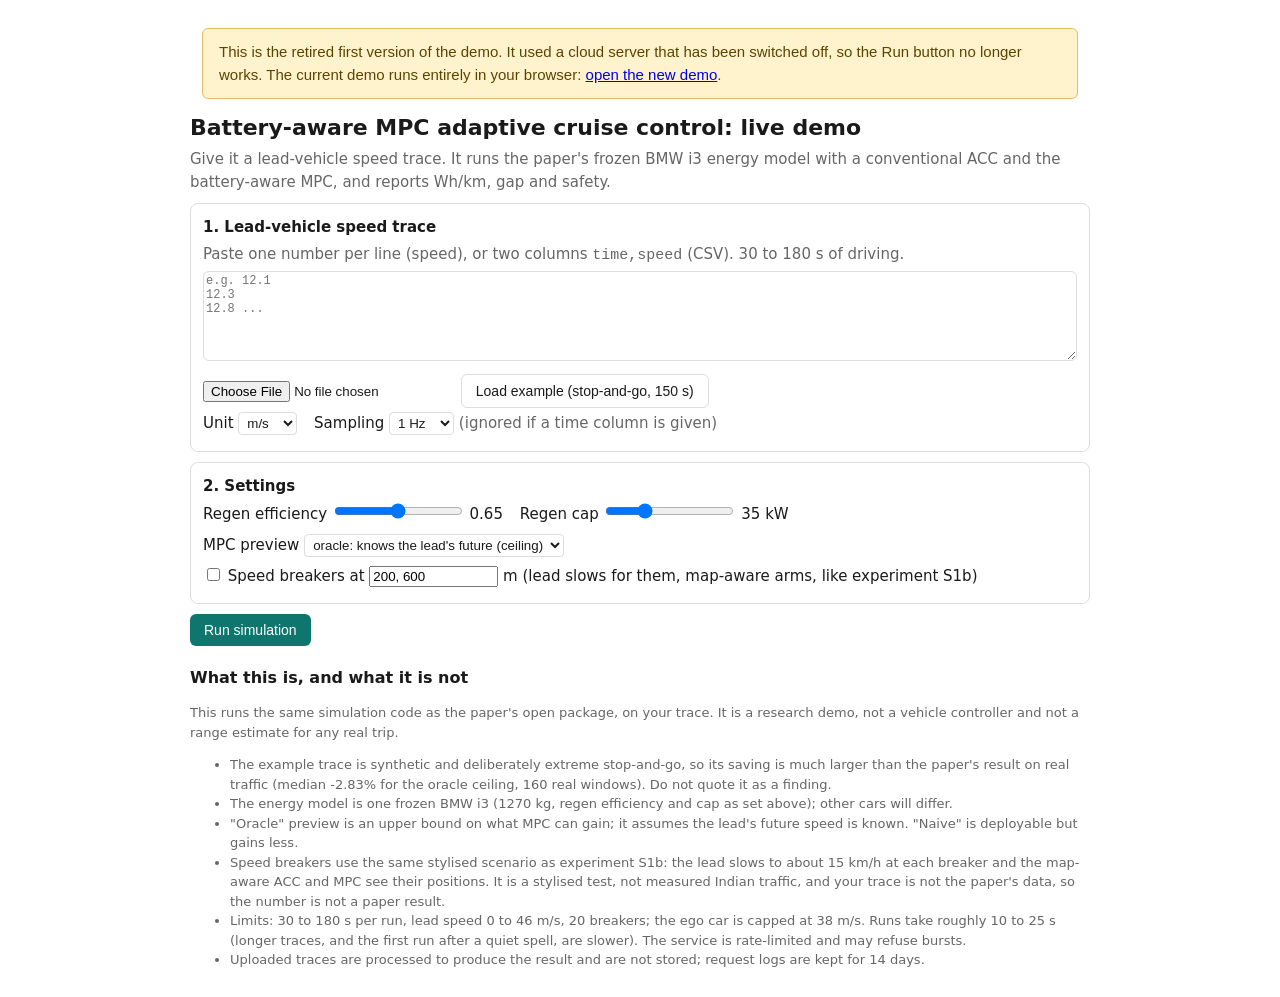
<file: old/index.html>
<!DOCTYPE html>
<html lang="en"><head><meta charset="utf-8"><meta name="viewport" content="width=device-width,initial-scale=1">
<title>Battery-aware MPC-ACC demo</title>
<style>
:root{--bg:#fff;--fg:#1a1a1a;--mut:#666;--line:#ddd;--acc:#c2410c;--mpc:#0f766e;--lead:#888}
@media(prefers-color-scheme:dark){:root{--bg:#161616;--fg:#eee;--mut:#aaa;--line:#333;--acc:#fb923c;--mpc:#2dd4bf;--lead:#999}}
body{font:15px/1.5 system-ui,sans-serif;background:var(--bg);color:var(--fg);max-width:900px;margin:0 auto;padding:16px}
h1{font-size:22px;margin:0 0 4px}h2{font-size:16px;margin:20px 0 8px}.mut{color:var(--mut)}
.box{border:1px solid var(--line);border-radius:8px;padding:12px;margin:10px 0}
textarea{width:100%;height:90px;font:12px monospace;background:transparent;color:var(--fg);border:1px solid var(--line);border-radius:6px;box-sizing:border-box}
label{display:inline-block;margin:4px 12px 4px 0}input[type=number],select{background:transparent;color:var(--fg);border:1px solid var(--line);border-radius:4px;padding:2px 4px}
button{background:var(--mpc);color:#fff;border:0;border-radius:6px;padding:8px 14px;font-size:14px;cursor:pointer}button.sec{background:transparent;color:var(--fg);border:1px solid var(--line)}button:disabled{opacity:.5}
.grid{display:grid;grid-template-columns:repeat(auto-fit,minmax(200px,1fr));gap:10px}.card{border:1px solid var(--line);border-radius:8px;padding:10px}.big{font-size:24px;font-weight:600}
svg{width:100%;height:auto;display:block}.err{color:#dc2626}.lim{font-size:13px}
</style></head><body>
<div style="background:#fff3cd;color:#5c4400;padding:12px 16px;border:1px solid #e0c060;border-radius:6px;margin:12px;font-family:sans-serif">This is the retired first version of the demo. It used a cloud server that has been switched off, so the Run button no longer works. The current demo runs entirely in your browser: <a href="../">open the new demo</a>.</div>
<h1>Battery-aware MPC adaptive cruise control: live demo</h1>
<div class="mut">Give it a lead-vehicle speed trace. It runs the paper's frozen BMW i3 energy model with a conventional ACC and the battery-aware MPC, and reports Wh/km, gap and safety.</div>

<div class="box"><b>1. Lead-vehicle speed trace</b>
<p class="mut" style="margin:4px 0">Paste one number per line (speed), or two columns <code>time,speed</code> (CSV). 30 to 180 s of driving.</p>
<textarea id="trace" placeholder="e.g. 12.1&#10;12.3&#10;12.8 ..."></textarea>
<div style="margin-top:6px"><input type="file" id="file" accept=".csv,.txt"> <button class="sec" id="ex">Load example (stop-and-go, 150 s)</button></div>
<label>Unit <select id="unit"><option value="mps">m/s</option><option value="kmh">km/h</option></select></label>
<label>Sampling <select id="hz"><option value="10">10 Hz</option><option value="5">5 Hz</option><option value="2">2 Hz</option><option value="1" selected>1 Hz</option></select> <span class="mut">(ignored if a time column is given)</span></label>
</div>

<div class="box"><b>2. Settings</b><br>
<label>Regen efficiency <input type="range" id="eta" min="0.3" max="1" step="0.05" value="0.65"> <span id="etav">0.65</span></label>
<label>Regen cap <input type="range" id="cap" min="10" max="100" step="5" value="35"> <span id="capv">35</span> kW</label><br>
<label>MPC preview <select id="prev"><option value="oracle">oracle: knows the lead's future (ceiling)</option><option value="const">naive: holds the lead's current speed</option></select></label><br>
<label><input type="checkbox" id="bk"> Speed breakers at <input type="text" id="bkpos" value="200, 600" size="14"> m (lead slows for them, map-aware arms, like experiment S1b)</label>
</div>

<button id="run">Run simulation</button> <span id="status" class="mut"></span>
<div id="out" style="display:none">
<h2>Results</h2><div class="grid" id="cards"></div>
<h2>Speed</h2><div id="c1"></div><h2>Gap to lead</h2><div id="c2"></div>
<div class="lim mut" id="note"></div></div>

<h2>What this is, and what it is not</h2>
<div class="lim mut">
<p>This runs the same simulation code as the paper's open package, on your trace. It is a research demo, not a vehicle controller and not a range estimate for any real trip.</p>
<ul><li>The example trace is synthetic and deliberately extreme stop-and-go, so its saving is much larger than the paper's result on real traffic (median -2.83% for the oracle ceiling, 160 real windows). Do not quote it as a finding.</li>
<li>The energy model is one frozen BMW i3 (1270 kg, regen efficiency and cap as set above); other cars will differ.</li>
<li>"Oracle" preview is an upper bound on what MPC can gain; it assumes the lead's future speed is known. "Naive" is deployable but gains less.</li>
<li>Speed breakers use the same stylised scenario as experiment S1b: the lead slows to about 15 km/h at each breaker and the map-aware ACC and MPC see their positions. It is a stylised test, not measured Indian traffic, and your trace is not the paper's data, so the number is not a paper result.</li>
<li>Limits: 30 to 180 s per run, lead speed 0 to 46 m/s, 20 breakers; the ego car is capped at 38 m/s. Runs take roughly 10 to 25 s (longer traces, and the first run after a quiet spell, are slower). The service is rate-limited and may refuse bursts.</li>
<li>Uploaded traces are processed to produce the result and are not stored; request logs are kept for 14 days.</li></ul>
</div>

<script src="config.js"></script>
<script>
const $=id=>document.getElementById(id);
$('eta').oninput=()=>$('etav').textContent=$('eta').value;$('cap').oninput=()=>$('capv').textContent=$('cap').value;
$('ex').onclick=()=>{const v=[];for(let t=0;t<=150;t++){const c=(t%50);v.push((c<20?8+0.6*c:c<30?20-1.7*(c-20):c<40?3+0.2*(c-30):5+0.7*(c-40)).toFixed(2));}
 $('trace').value=v.join('\n');$('unit').value='mps';$('hz').value='1';};
$('file').onchange=e=>{const f=e.target.files[0];if(f)f.text().then(t=>$('trace').value=t)};
function parse(){const rows=$('trace').value.trim().split(/\r?\n/).map(l=>l.trim()).filter(l=>l&&!/^[a-zA-Z#]/.test(l)).map(l=>l.split(/[,;\s]+/).map(Number));
 if(!rows.length||rows.some(r=>r.some(x=>!isFinite(x))))throw new Error('Could not read the trace: use numbers only.');
 if(rows[0].length>=2){const t=rows.map(r=>r[0]),s=rows.map(r=>r[1]);const dt=(t[t.length-1]-t[0])/(t.length-1);const hz=Math.round(1/dt);if(![1,2,5,10].includes(hz))throw new Error('Time column must be evenly spaced at 1, 2, 5 or 10 Hz.');return{speeds:s,hz}}
 return{speeds:rows.map(r=>r[0]),hz:+$('hz').value}}
function chart(el,t,series,unit){const W=800,H=240,m={l:46,r:10,t:10,b:28};const all=series.flatMap(s=>s.y);const lo=Math.min(0,...all),hi=Math.max(...all)*1.05||1,T=t[t.length-1]||1;
 const x=v=>m.l+(v/T)*(W-m.l-m.r),y=v=>H-m.b-((v-lo)/(hi-lo))*(H-m.t-m.b);let g='';
 for(let i=0;i<=4;i++){const v=lo+(hi-lo)*i/4;g+=`<line x1="${m.l}" x2="${W-m.r}" y1="${y(v)}" y2="${y(v)}" stroke="var(--line)"/><text x="${m.l-6}" y="${y(v)+4}" text-anchor="end" font-size="11" fill="var(--mut)">${v.toFixed(0)}</text>`}
 for(let i=0;i<=5;i++){const v=T*i/5;g+=`<text x="${x(v)}" y="${H-8}" text-anchor="middle" font-size="11" fill="var(--mut)">${v.toFixed(0)}s</text>`}
 const p=series.map(s=>`<polyline fill="none" stroke="${s.c}" stroke-width="${s.w||1.6}" ${s.d?'stroke-dasharray="4 3"':''} points="${t.map((tt,i)=>x(tt)+','+y(s.y[i])).join(' ')}"/>`).join('');
 const lg=series.map((s,i)=>`<text x="${m.l+8+i*130}" y="${m.t+10}" font-size="12" fill="${s.c}">${s.n}</text>`).join('');
 el.innerHTML=`<svg viewBox="0 0 ${W} ${H}" role="img" aria-label="${unit} chart">${g}${p}${lg}<text x="12" y="${H/2}" font-size="11" fill="var(--mut)" transform="rotate(-90 12 ${H/2})" text-anchor="middle">${unit}</text></svg>`}
function card(t,v,s){return `<div class="card"><div class="mut">${t}</div><div class="big">${v}</div><div class="mut">${s||''}</div></div>`}
$('run').onclick=async()=>{const st=$('status');$('out').style.display='none';
 if(!API_URL){st.innerHTML='<span class="err">Demo backend not deployed yet (API_URL is empty in config.js).</span>';return}
 let body;try{const p=parse();body={...p,unit:$('unit').value,eta:+$('eta').value,cap_kw:+$('cap').value,preview:$('prev').value};
  if($('bk').checked)body.breakers=$('bkpos').value.split(/[,\s]+/).filter(Boolean).map(Number)}catch(e){st.innerHTML=`<span class="err">${e.message}</span>`;return}
 $('run').disabled=true;st.textContent='Running... (10 to 25 s)';
 try{const r=await fetch(API_URL,{method:'POST',headers:{'Content-Type':'application/json'},body:JSON.stringify(body)});const j=await r.json();if(!r.ok)throw new Error(j.error||'request failed ('+r.status+')');
  const a=j.acc,m=j.mpc,d=j.energy_change_pct;st.textContent='';$('out').style.display='block';
  $('cards').innerHTML=card('Energy change, MPC vs ACC',(d>0?'+':'')+d.toFixed(2)+'%',d<0?'MPC uses less battery energy':'MPC uses more')+card('ACC',a.whkm_adj.toFixed(1)+' Wh/km','min gap '+a.dmin.toFixed(1)+' m')+card('MPC',m.whkm_adj.toFixed(1)+' Wh/km','min gap '+m.dmin.toFixed(1)+' m')+card('Safety','ACC '+(a.viol*100).toFixed(1)+'% / MPC '+(m.viol*100).toFixed(1)+'%','of steps below the safe-gap rule');
  const t=j.trace;chart($('c1'),t.t,[{n:'Lead',y:t.lead,c:'var(--lead)',d:1},{n:'ACC',y:t.acc_v,c:'var(--acc)'},{n:'MPC',y:t.mpc_v,c:'var(--mpc)'}],'speed (m/s)');
  chart($('c2'),t.t,[{n:'ACC',y:t.acc_gap,c:'var(--acc)'},{n:'MPC',y:t.mpc_gap,c:'var(--mpc)'}],'gap (m)');
  $('note').textContent=`Simulated ${j.settings.seconds_simulated} s. Regen efficiency ${j.settings.eta}, cap ${j.settings.cap_kw} kW, preview: ${j.settings.preview}. Wh/km is battery energy with the kinetic-energy end correction used in the paper.`
 }catch(e){st.innerHTML=`<span class="err">${e.message}</span>`}finally{$('run').disabled=false}};
</script></body></html>
</file>
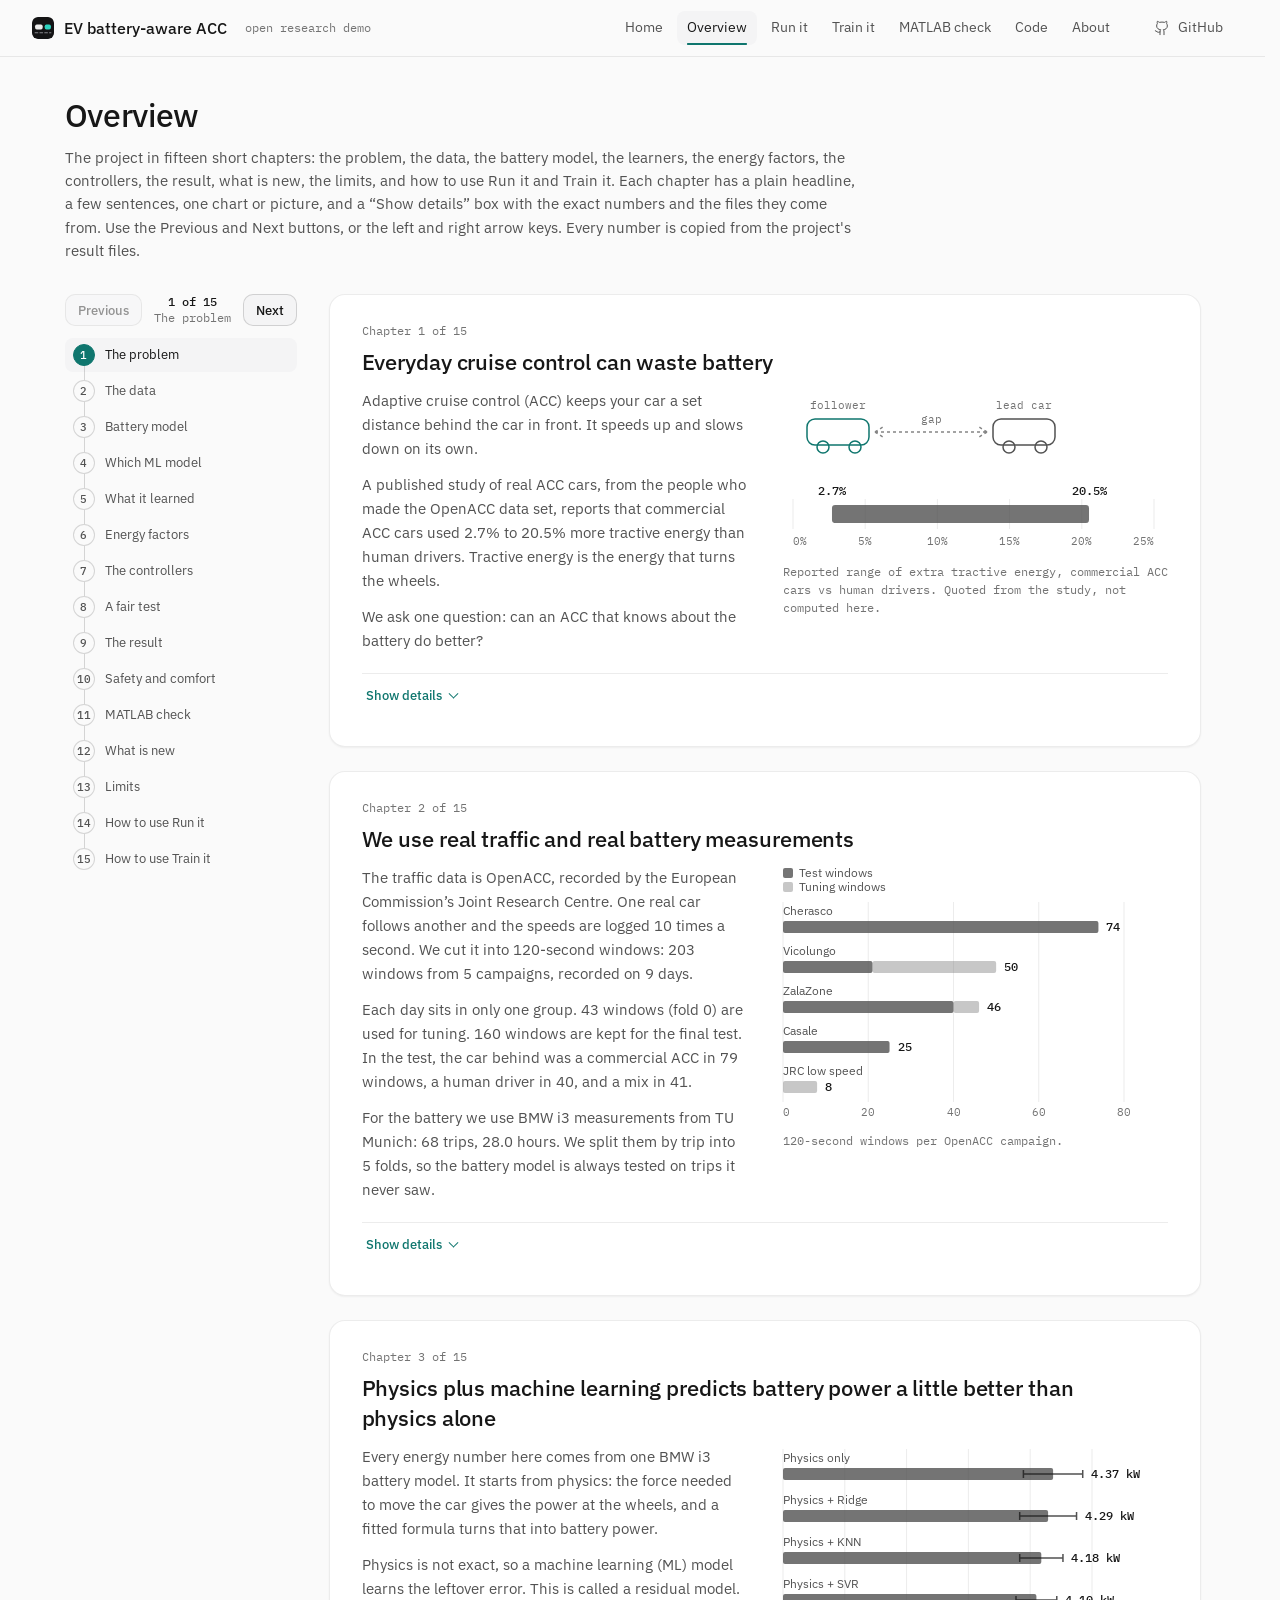
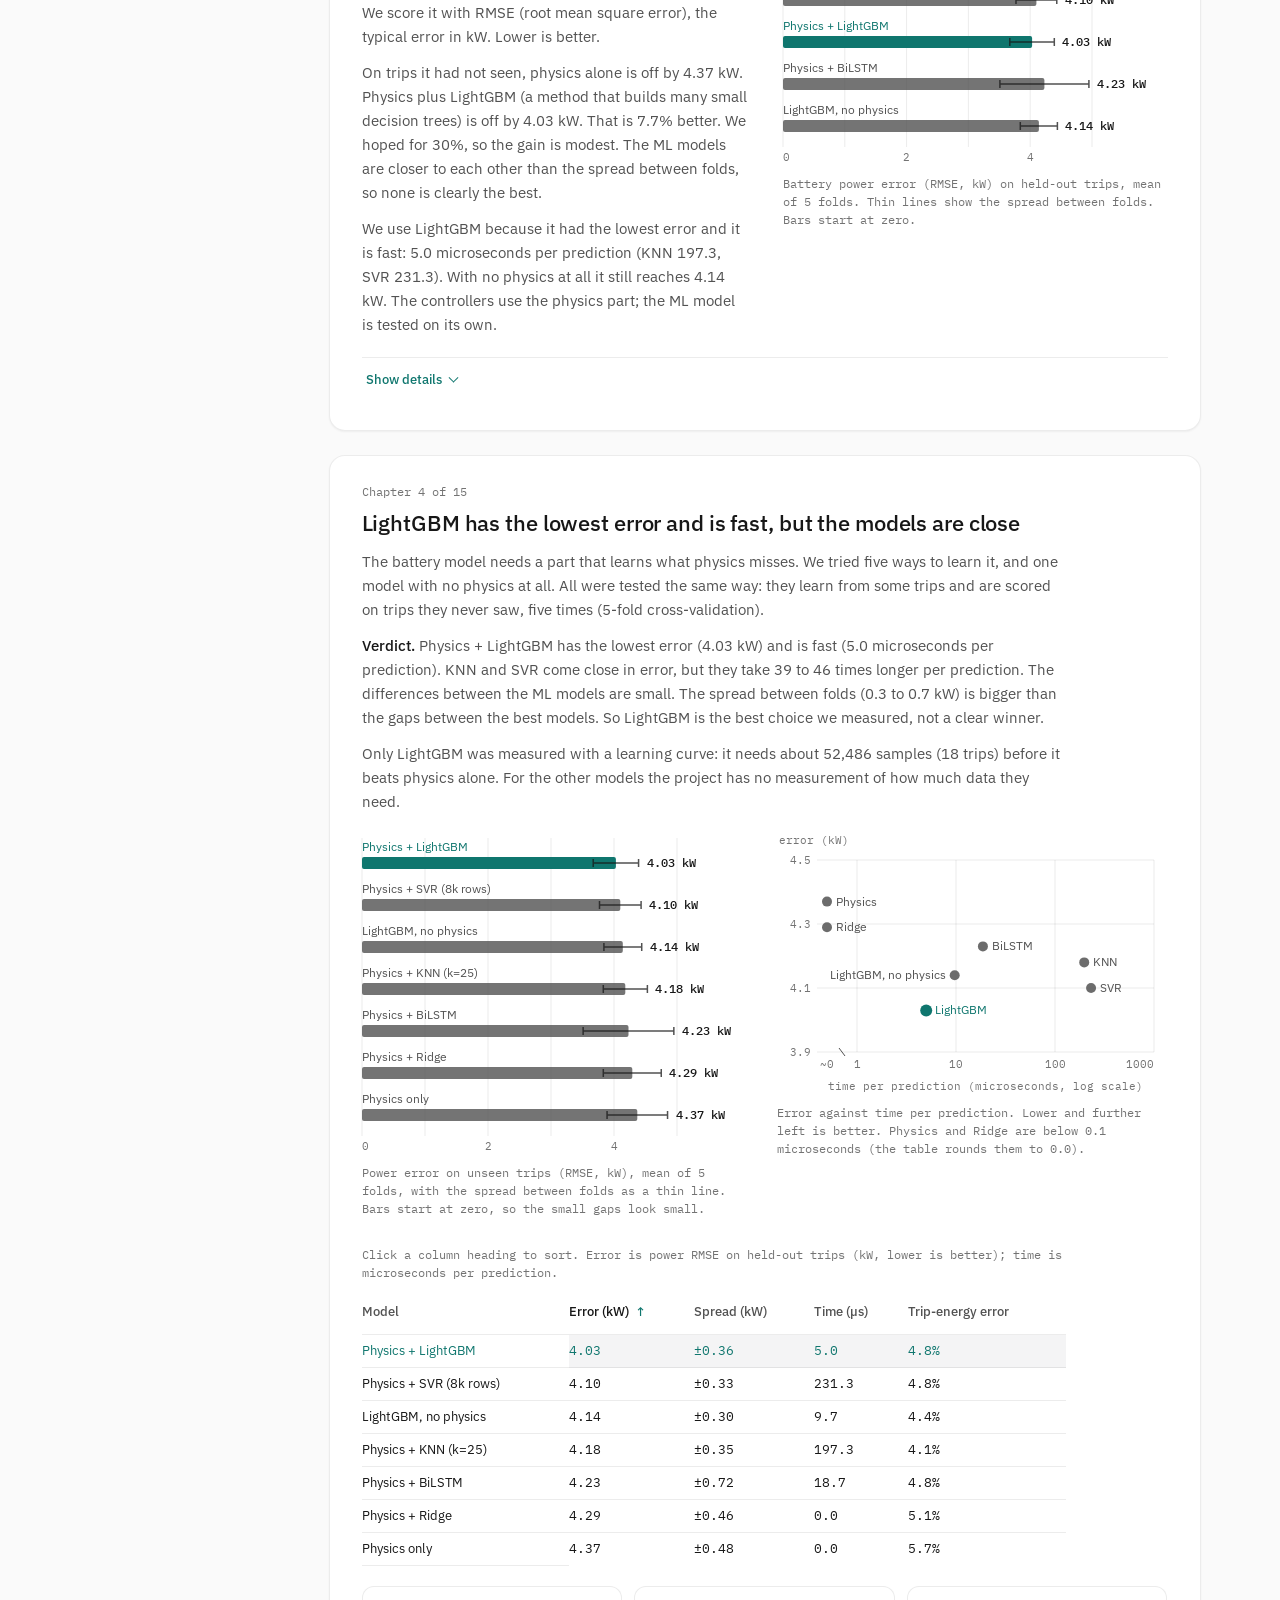
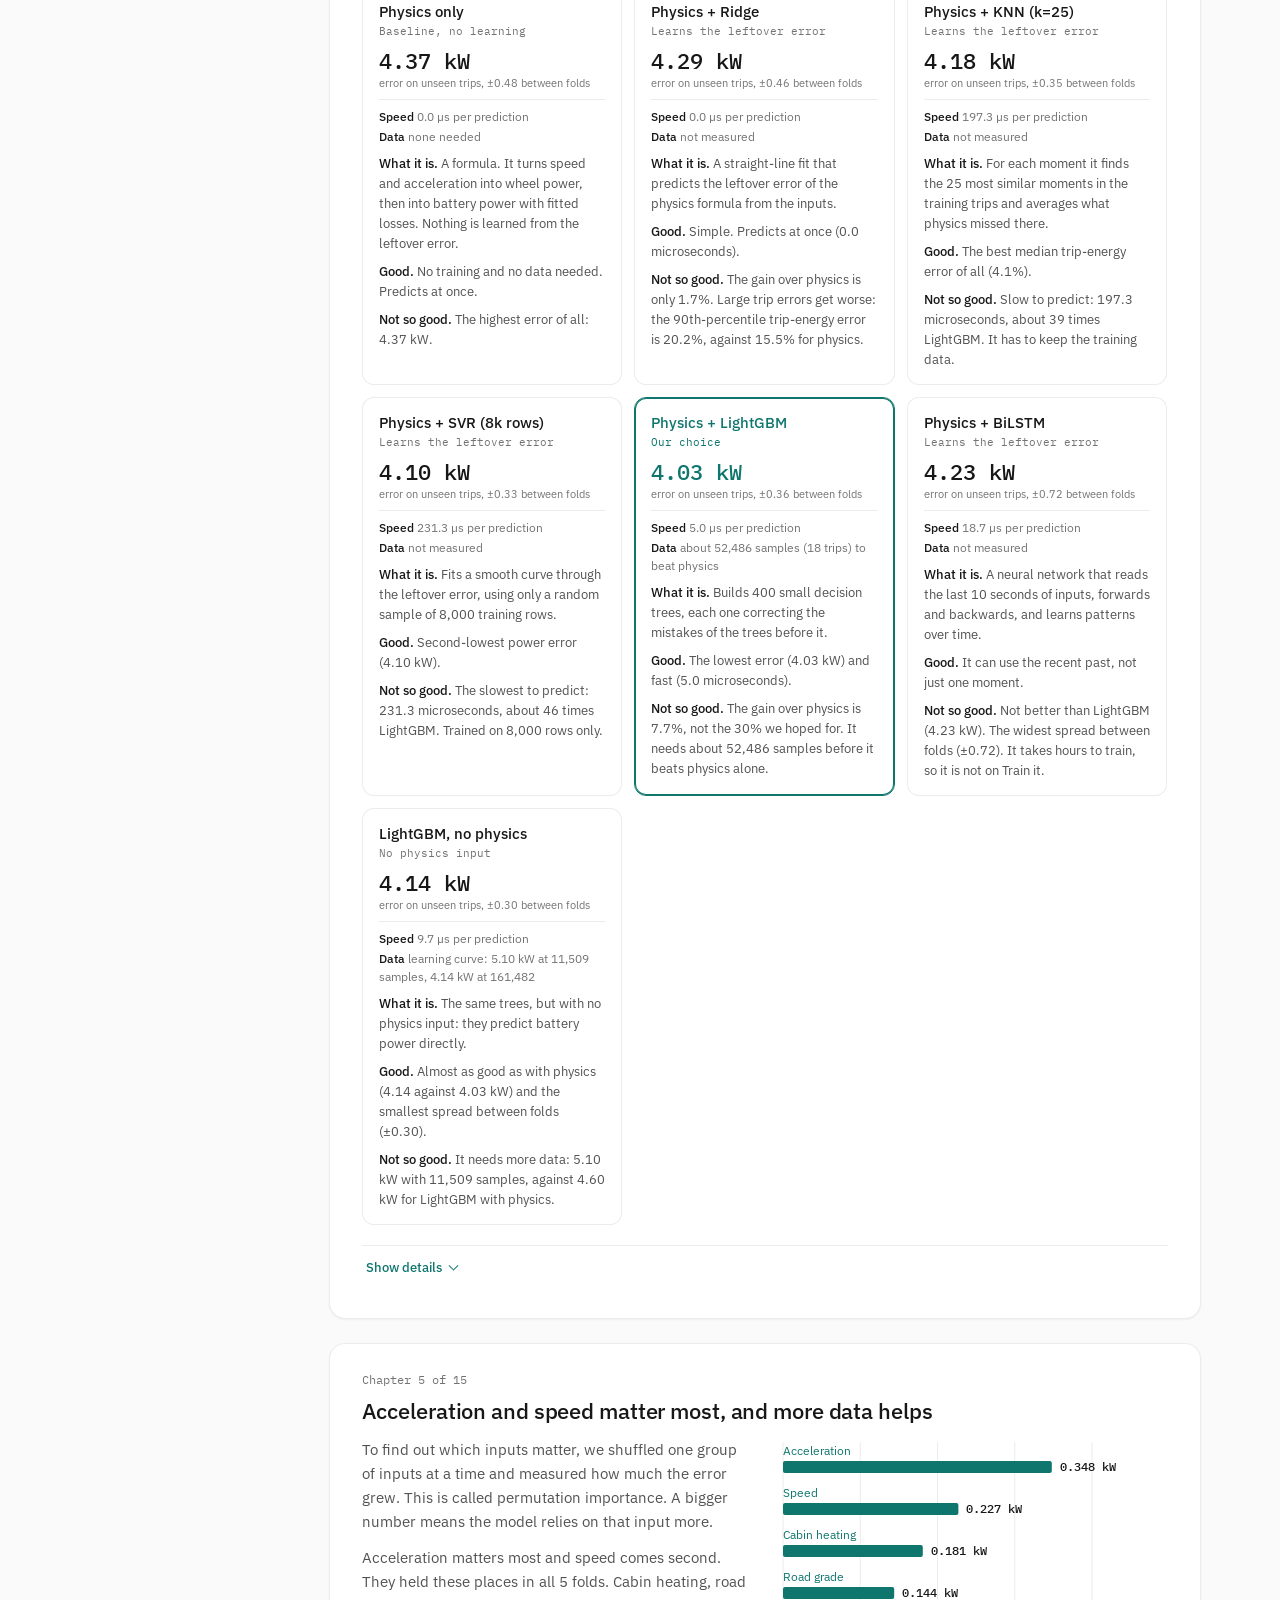
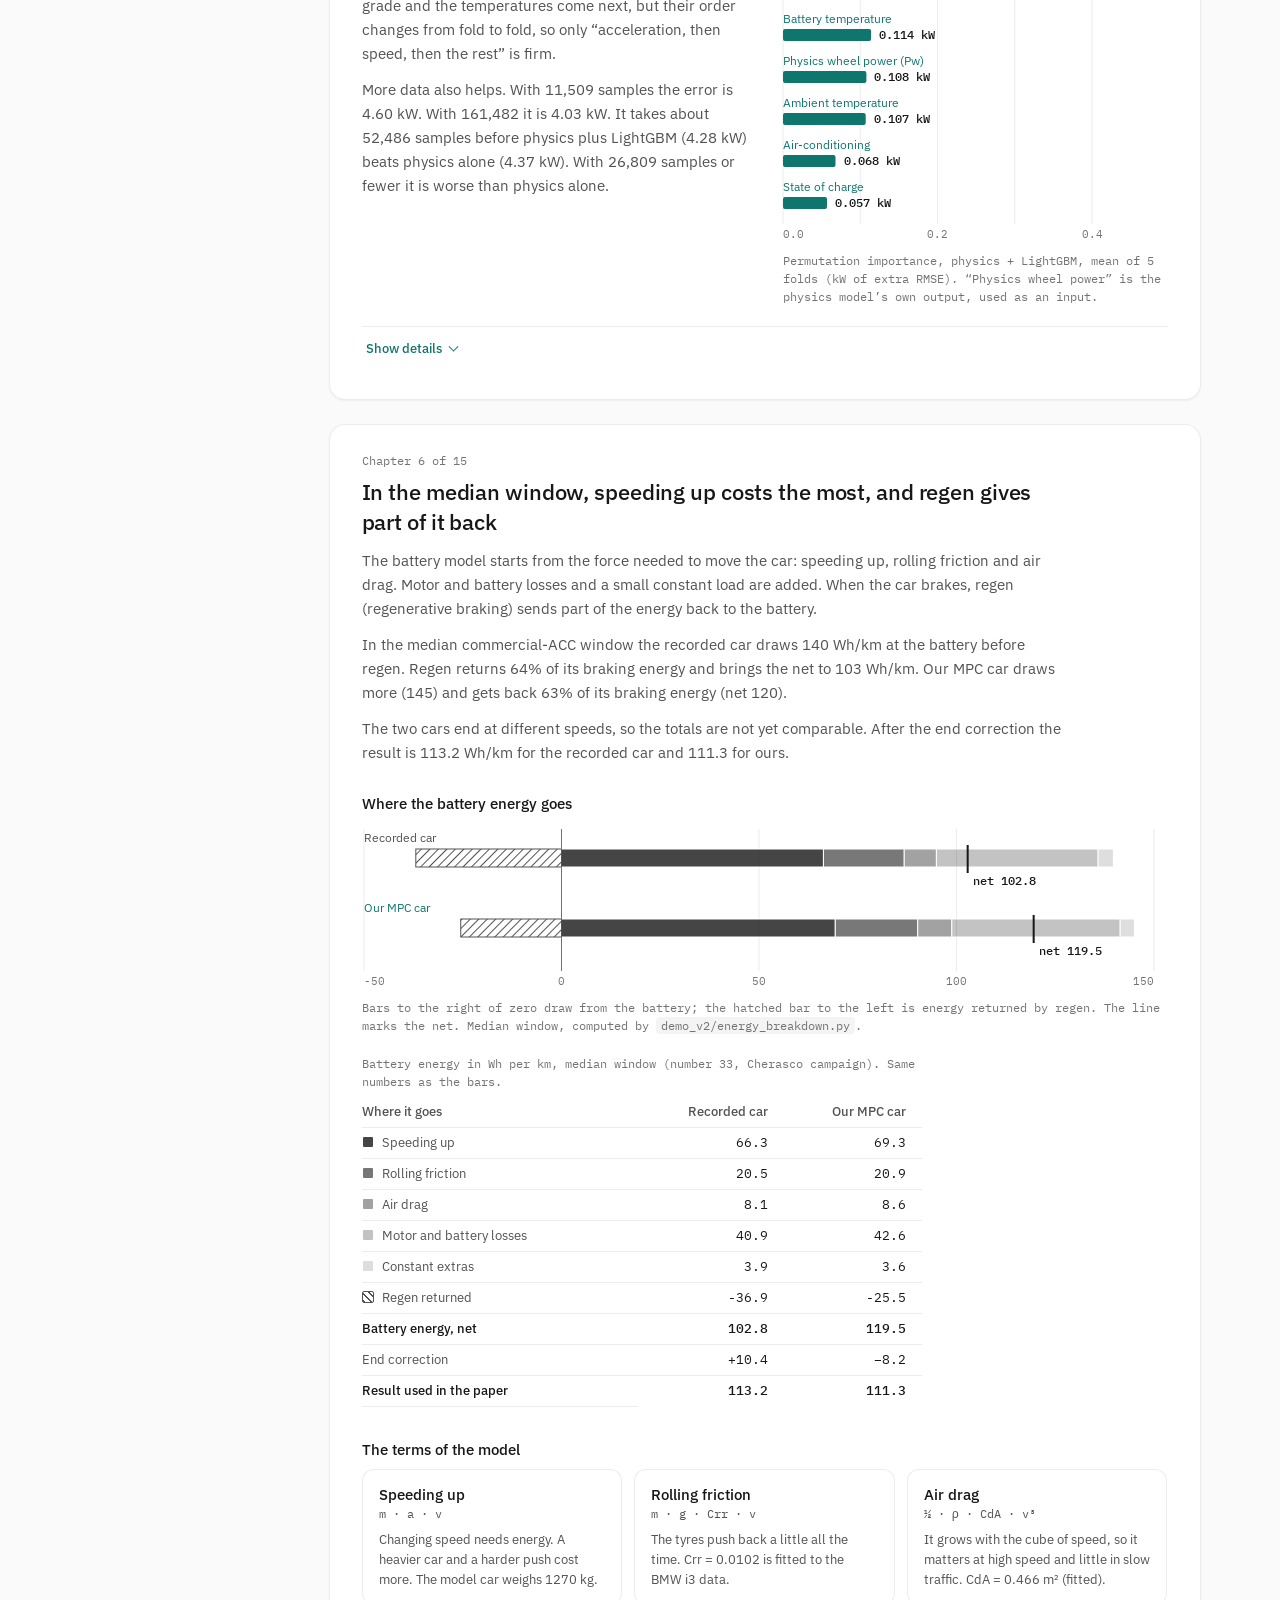
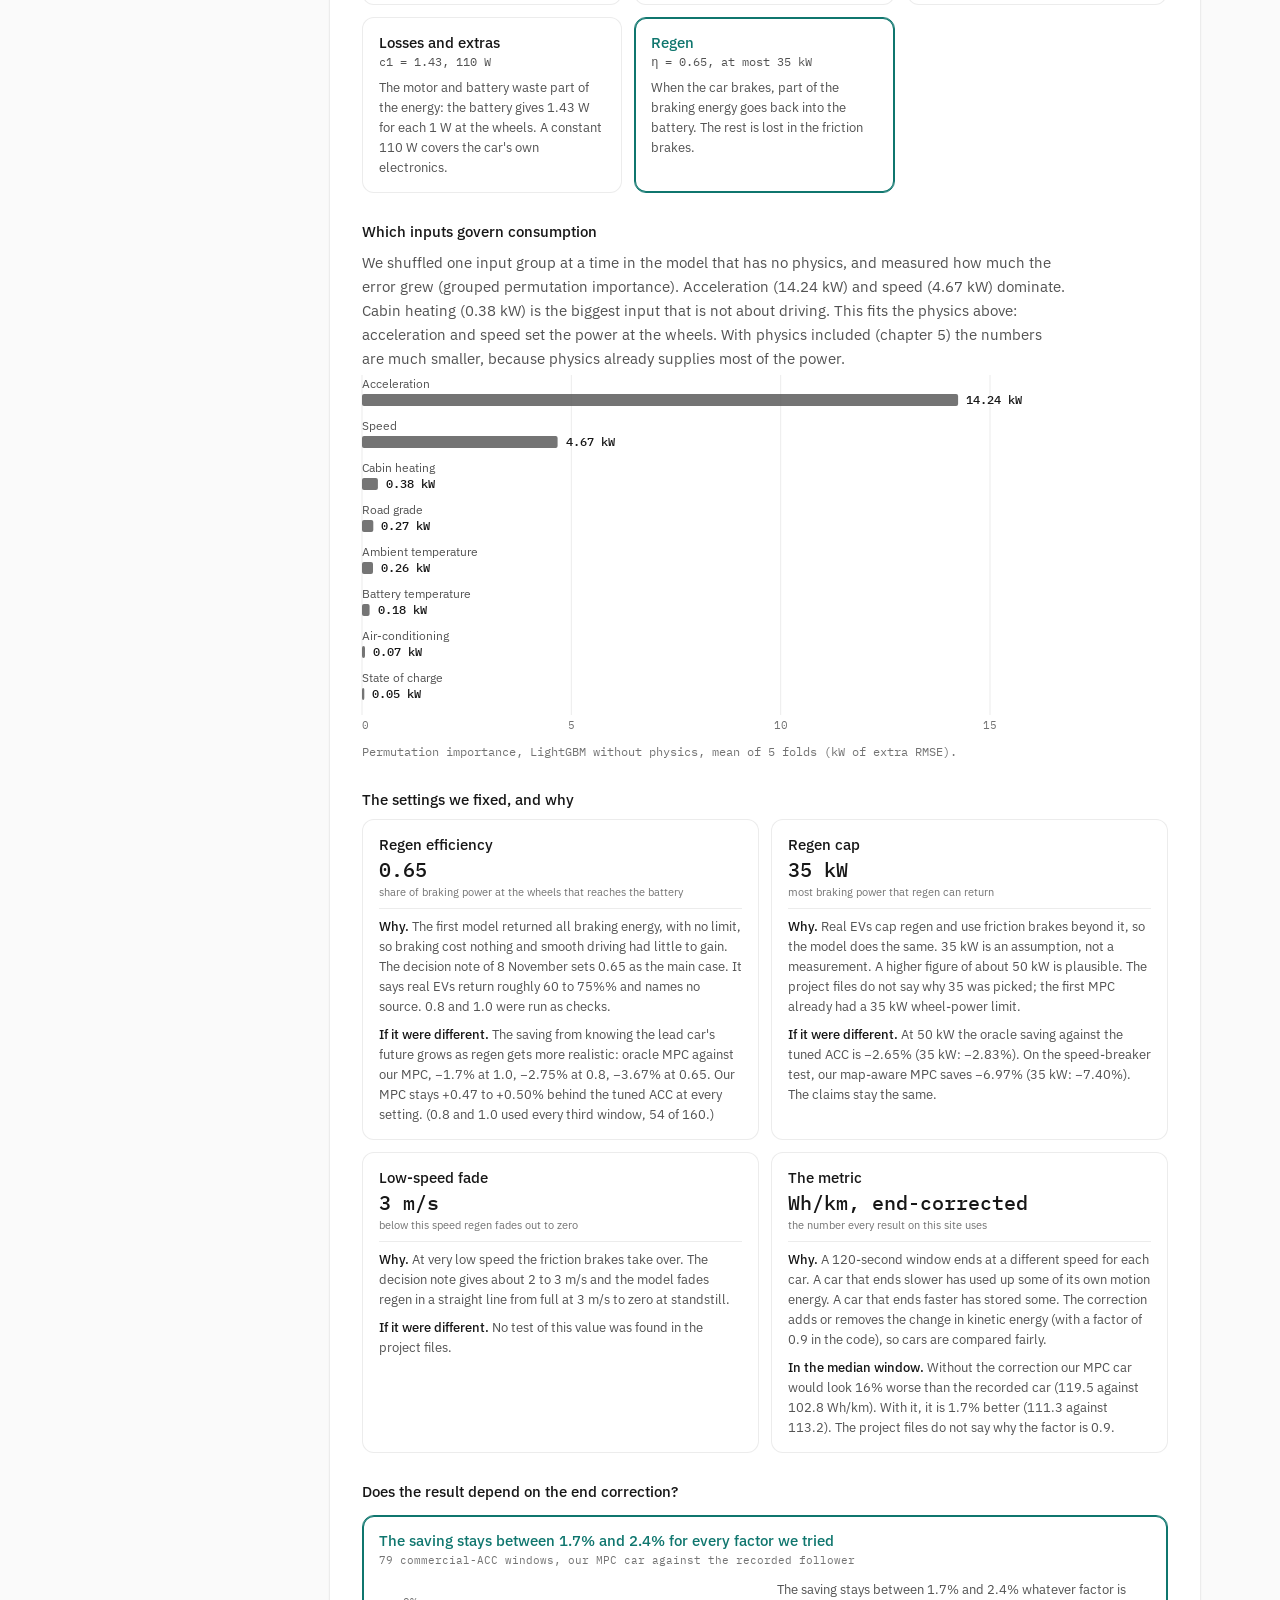
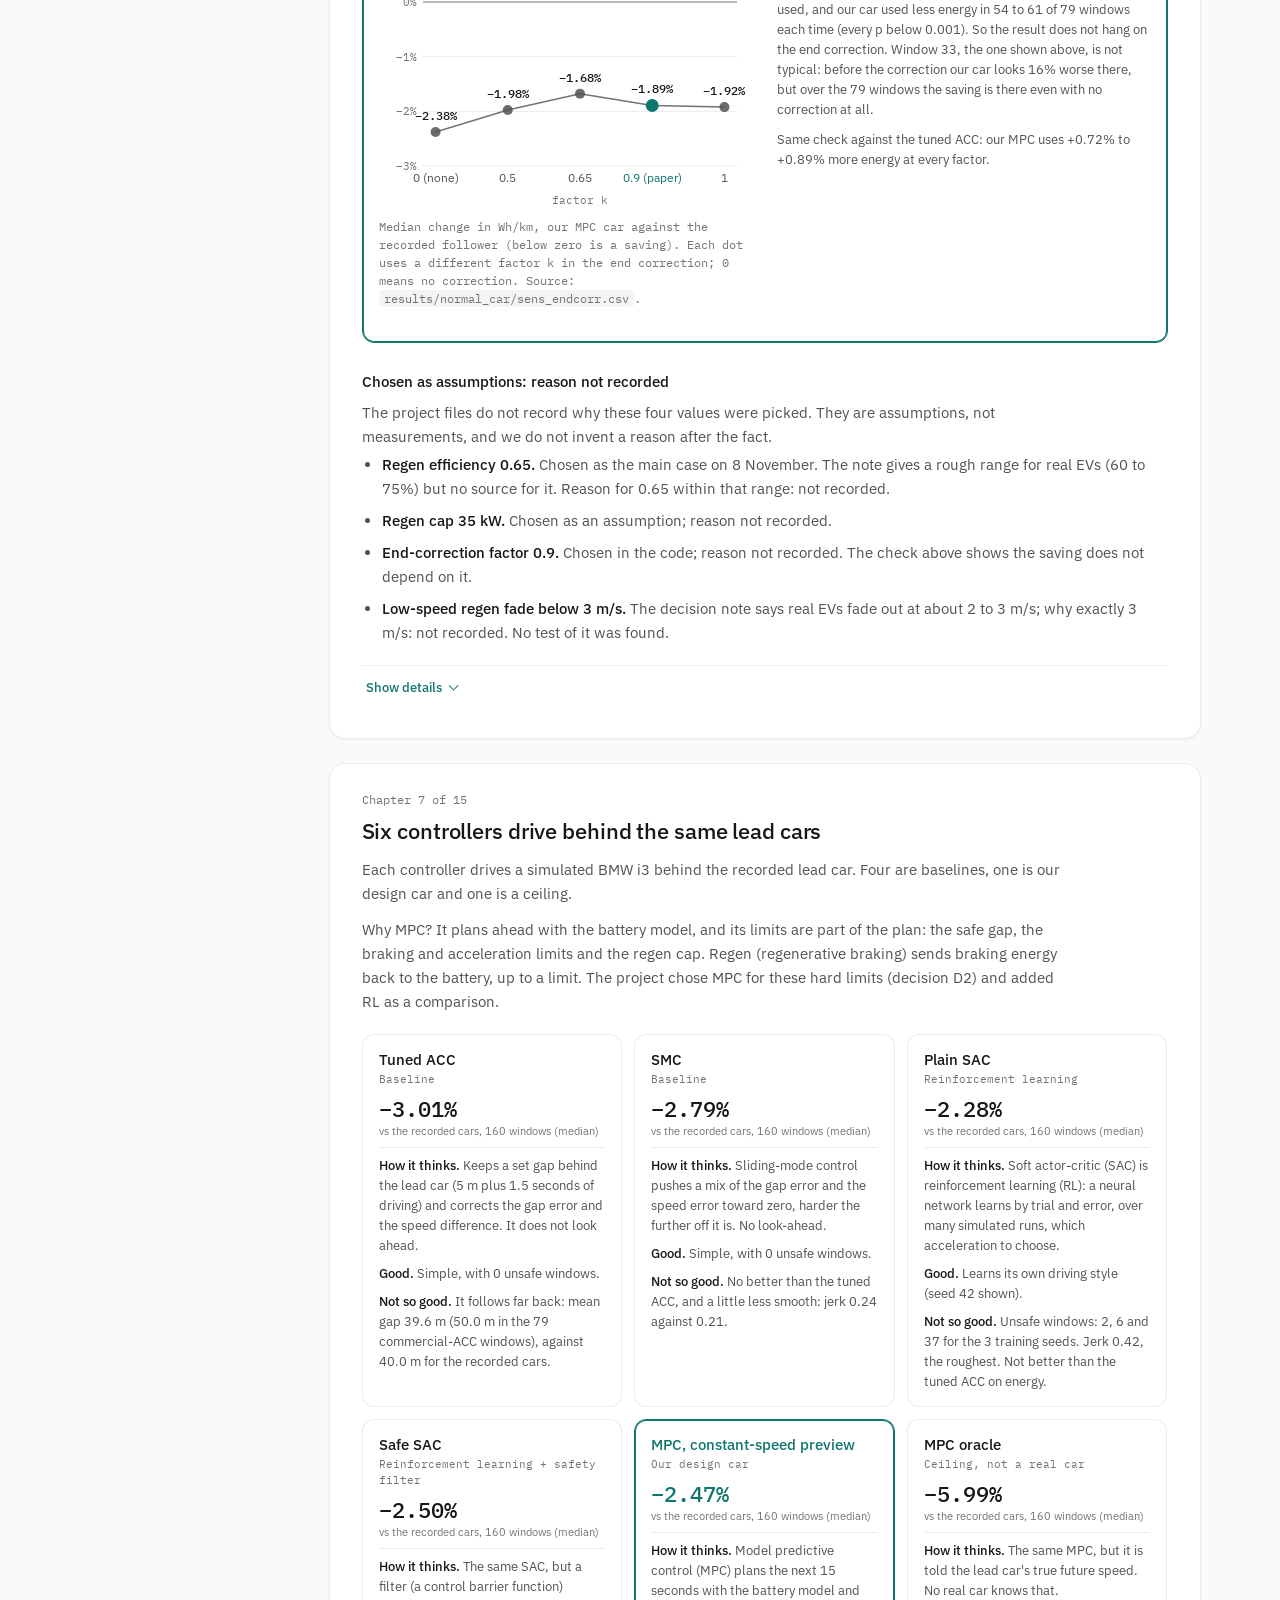
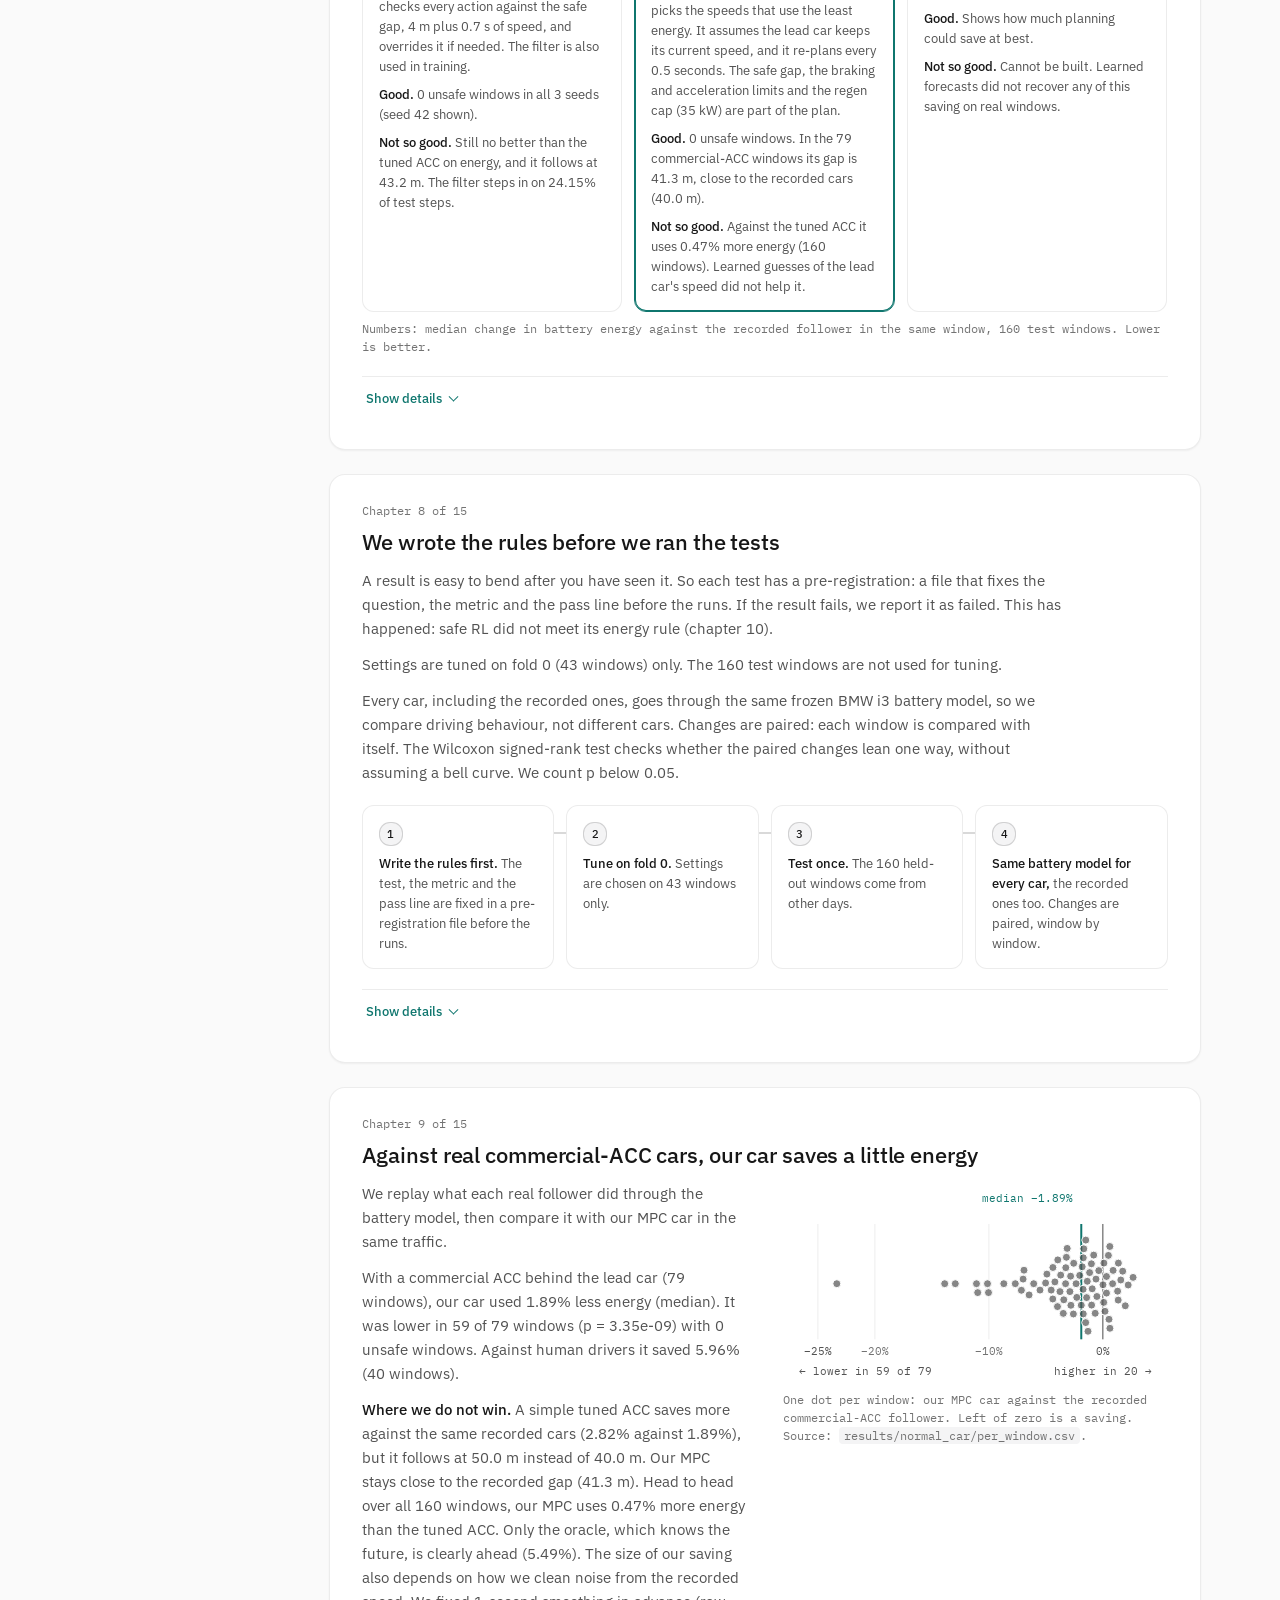
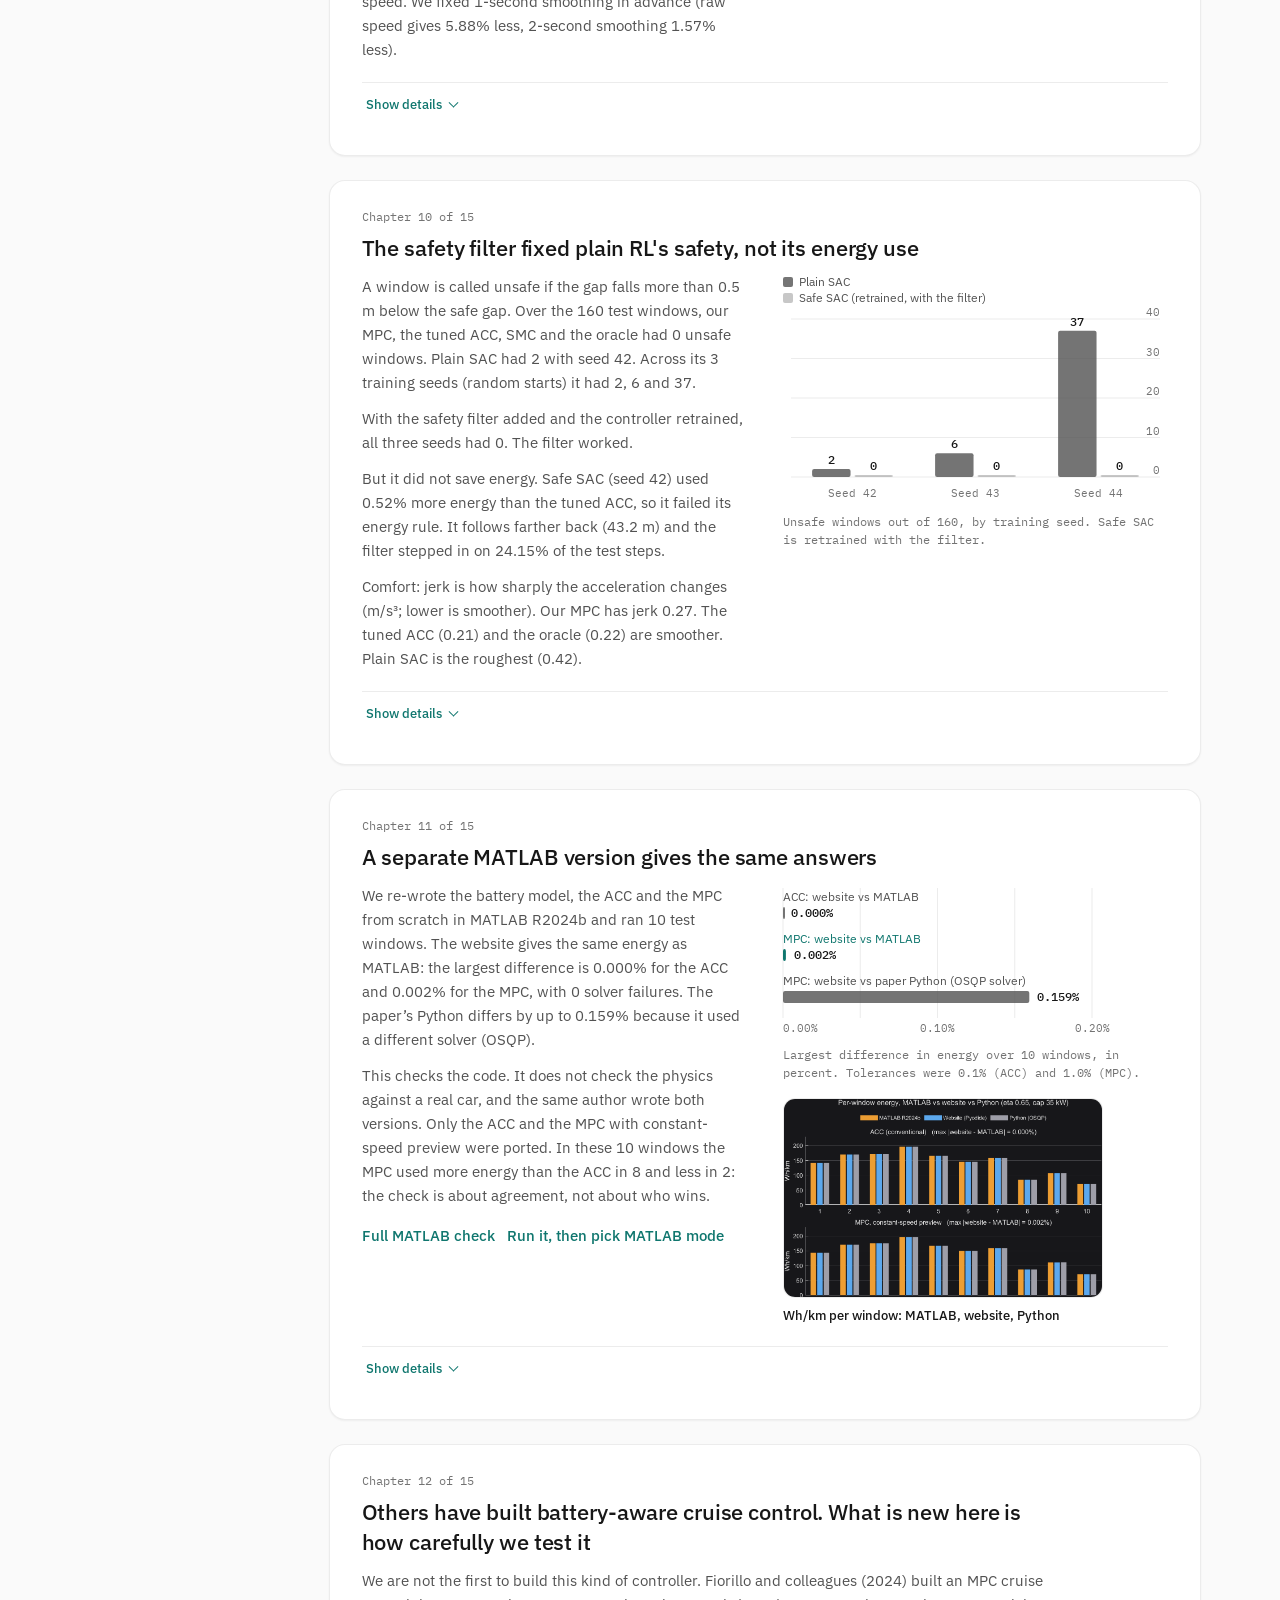
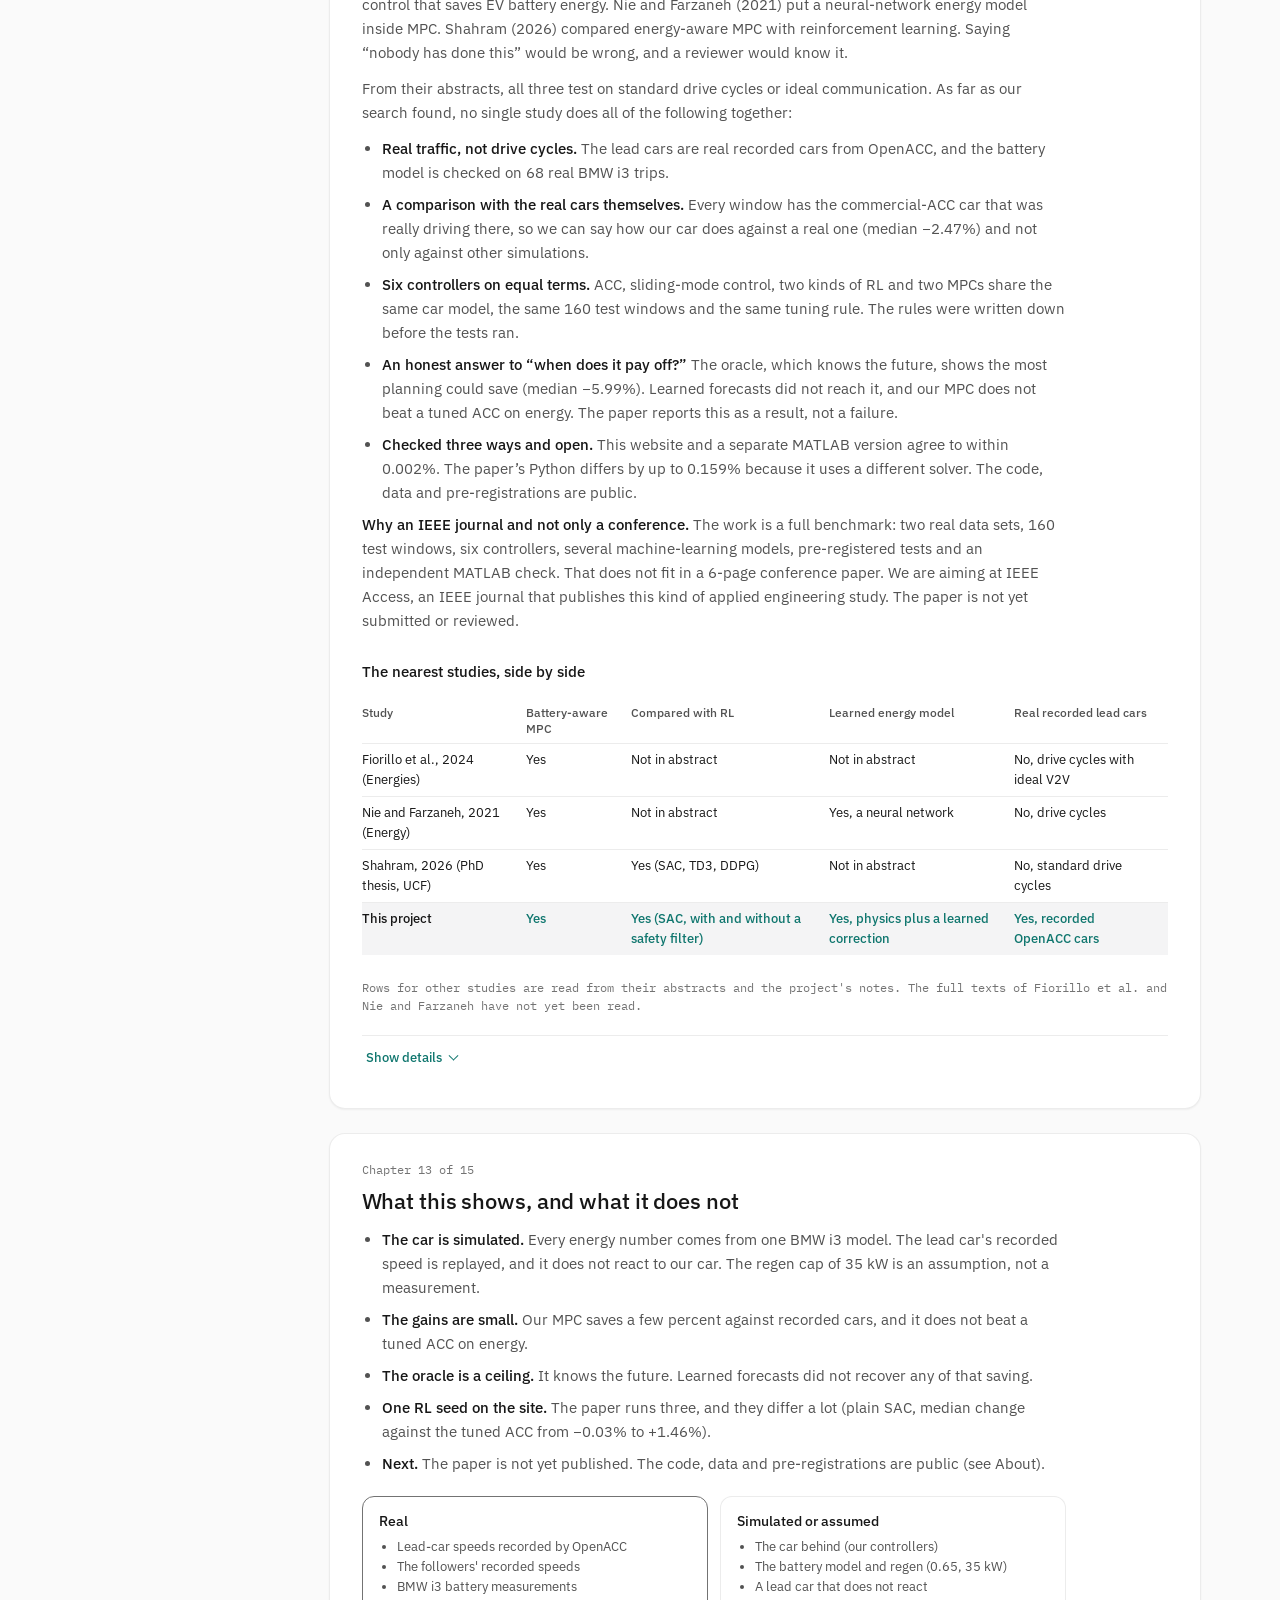
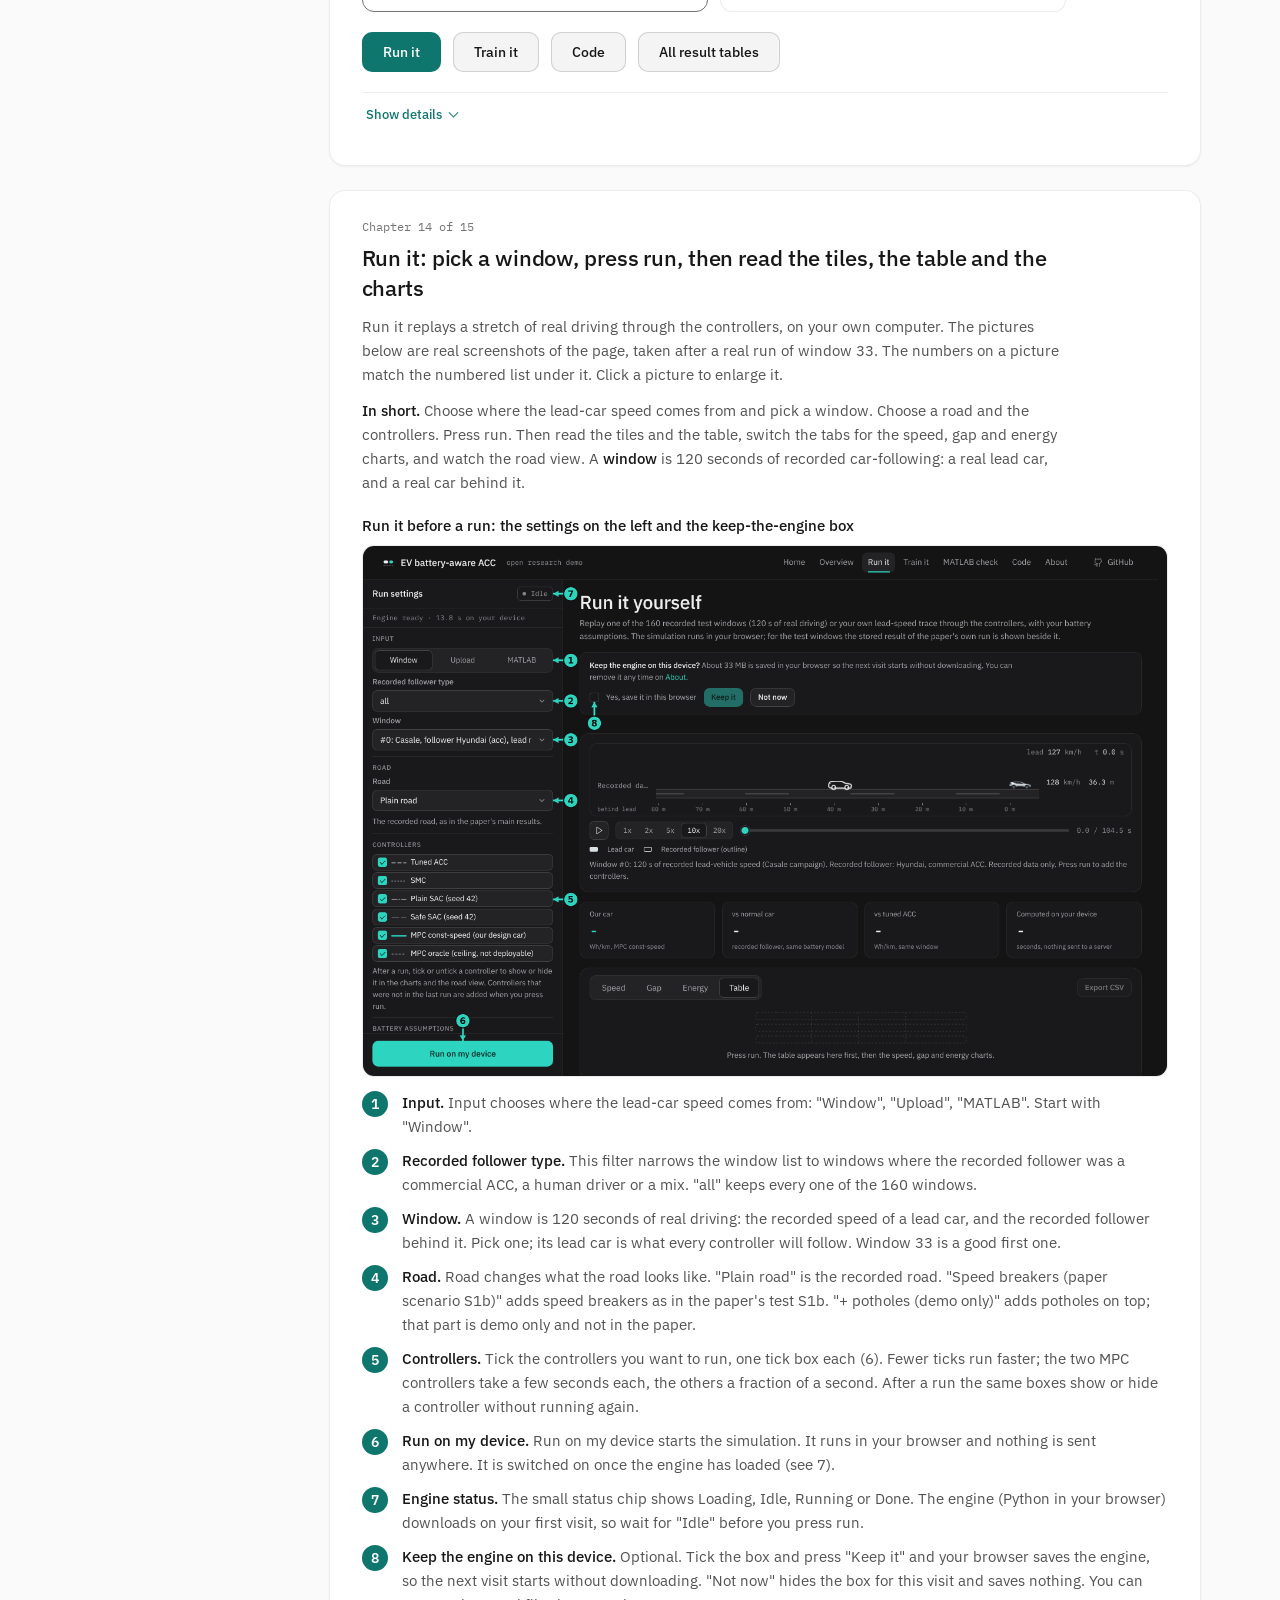
<file: overview/index.html>
<!DOCTYPE html>
<html lang="en"><head><meta charset="utf-8"><meta name="viewport" content="width=device-width,initial-scale=1">
<title>Overview - EV battery-aware ACC</title>
<meta name="description" content="The project in fifteen short chapters: the problem, the data, the battery model, the learners, the energy factors, the controllers, the result against real cars, safety, the MATLAB check, the limits, and how to use Run it and Train it.">
<meta name="color-scheme" content="dark light">
<link rel="preconnect" href="https://fonts.googleapis.com"><link rel="preconnect" href="https://fonts.gstatic.com" crossorigin>
<link rel="stylesheet" href="https://fonts.googleapis.com/css2?family=IBM+Plex+Mono:wght@400;500&family=IBM+Plex+Sans:wght@400;500;600&display=swap">
<link rel="icon" href="/favicon.svg?v=20261118y" type="image/svg+xml">
<script>(function(){var d=document.documentElement,r=false;try{r=localStorage.getItem("ev-rm")==="1"}catch(e){}if(r||(window.matchMedia&&matchMedia("(prefers-reduced-motion: reduce)").matches))d.classList.add("rm");d.classList.add("mjs")})();</script>
<link rel="stylesheet" href="/styles.css?v=20261118y">

</head><body class="" data-page="overview" data-engine="0">
<a class="skip" href="#main">Skip to content</a>
<header class="nav"><div class="wrap">
<a class="brand" href="/"><img src="/favicon.svg?v=20261118y" alt="" width="22" height="22">EV battery-aware ACC<span>open research demo</span></a>
<nav class="links" aria-label="Pages"><a href="/">Home</a><a href="/overview/" aria-current="page">Overview</a><a href="/run/">Run it</a><a href="/train/">Train it</a><a href="/matlab/">MATLAB check</a><a href="/code/">Code</a><a href="/about/">About</a></nav>
<a class="gh" href="https://github.com/sagnikvolt/ev-mpc-acc" rel="noopener"><svg viewBox="0 0 24 24" aria-hidden="true"><path d="M15 22v-4a4.8 4.8 0 0 0-1-3.5c3 0 6-2 6-5.5.08-1.25-.27-2.48-1-3.5.28-1.15.28-2.35 0-3.5 0 0-1 0-3 1.5-2.64-.5-5.36-.5-8 0C6 2 5 2 5 2c-.3 1.15-.3 2.35 0 3.5A5.4 5.4 0 0 0 4 9c0 3.5 3 5.5 6 5.5-.39.49-.68 1.05-.85 1.65-.17.6-.22 1.23-.15 1.85v4"/><path d="M9 18c-4.51 2-5-2-7-2"/></svg>GitHub</a>
</div></header>
<noscript><p class="err wrap">This page needs JavaScript (it runs Python in WebAssembly)</p></noscript>
<main class="wrap page ov" id="main">
<h1 class="pt">Overview</h1><p class="intro">The project in fifteen short chapters: the problem, the data, the battery model, the learners, the energy factors, the controllers, the result, what is new, the limits, and how to use Run it and Train it. Each chapter has a plain headline, a few sentences, one chart or picture, and a &ldquo;Show details&rdquo; box with the exact numbers and the files they come from. Use the Previous and Next buttons, or the left and right arrow keys. Every number is copied from the project's result files.</p><div class="ov-shell"><nav class="ov-rail" aria-label="Chapters"><div class="ov-top"><button type="button" class="alt sm" id="ov-prev">Previous</button><div class="ov-prog" aria-live="polite"><span id="ov-pos">1 of 15</span><span class="ov-pt" id="ov-pt"></span></div><button type="button" class="alt sm" id="ov-next">Next</button></div><ol><li><a href="#ch-1" data-i="1" aria-current="step"><span class="n">1</span><span class="t">The problem</span></a></li><li><a href="#ch-2" data-i="2"><span class="n">2</span><span class="t">The data</span></a></li><li><a href="#ch-3" data-i="3"><span class="n">3</span><span class="t">Battery model</span></a></li><li><a href="#ch-4" data-i="4"><span class="n">4</span><span class="t">Which ML model</span></a></li><li><a href="#ch-5" data-i="5"><span class="n">5</span><span class="t">What it learned</span></a></li><li><a href="#ch-6" data-i="6"><span class="n">6</span><span class="t">Energy factors</span></a></li><li><a href="#ch-7" data-i="7"><span class="n">7</span><span class="t">The controllers</span></a></li><li><a href="#ch-8" data-i="8"><span class="n">8</span><span class="t">A fair test</span></a></li><li><a href="#ch-9" data-i="9"><span class="n">9</span><span class="t">The result</span></a></li><li><a href="#ch-10" data-i="10"><span class="n">10</span><span class="t">Safety and comfort</span></a></li><li><a href="#ch-11" data-i="11"><span class="n">11</span><span class="t">MATLAB check</span></a></li><li><a href="#ch-12" data-i="12"><span class="n">12</span><span class="t">What is new</span></a></li><li><a href="#ch-13" data-i="13"><span class="n">13</span><span class="t">Limits</span></a></li><li><a href="#ch-14" data-i="14"><span class="n">14</span><span class="t">How to use Run it</span></a></li><li><a href="#ch-15" data-i="15"><span class="n">15</span><span class="t">How to use Train it</span></a></li></ol></nav><div class="ov-cards"><section class="card ov-card" id="ch-1" aria-labelledby="ch-1-h"><div class="ov-k">Chapter 1 of 15</div><h2 id="ch-1-h" tabindex="-1">Everyday cruise control can waste battery</h2><div class="ov-text"><p>Adaptive cruise control (ACC) keeps your car a set distance behind the car in front. It speeds up and slows down on its own.</p><p>A published study of real ACC cars, from the people who made the OpenACC data set, reports that commercial ACC cars used 2.7% to 20.5% more tractive energy than human drivers. Tractive energy is the energy that turns the wheels.</p><p>We ask one question: can an ACC that knows about the battery do better?</p></div><div class="ov-vis"><svg viewBox="0 0 360 76" class="ov-car" aria-hidden="true" focusable="false"><g fill="none" stroke="currentColor" stroke-width="1.5"><rect x="24" y="30" width="62" height="26" rx="8" class="ov-me"/><circle cx="40" cy="58" r="6" class="ov-me"/><circle cx="72" cy="58" r="6" class="ov-me"/><rect x="210" y="30" width="62" height="26" rx="8"/><circle cx="226" cy="58" r="6"/><circle cx="258" cy="58" r="6"/><path d="M92 43h112M92 43l8-5M92 43l8 5M204 43l-8-5M204 43l-8 5" stroke-dasharray="3 3" opacity=".7"/></g><g class="ov-svgt"><text x="55" y="20" text-anchor="middle">follower</text><text x="241" y="20" text-anchor="middle">lead car</text><text x="148" y="34" text-anchor="middle">gap</text></g></svg><figure class="ov-fig"><div id="ov-c1" class="chart ov-chart" role="group" aria-label="Range bar: extra tractive energy of commercial ACC cars, 2.7 to 20.5 percent"></div><figcaption>Reported range of extra tractive energy, commercial ACC cars vs human drivers. Quoted from the study, not computed here.</figcaption></figure></div><details class="ov-det"><summary><span class="o-c">Show details</span><span class="o-o">Hide details</span></summary><div class="ov-in"><table class="ov-t"><tr><th>What</th><th>Value</th></tr><tr><td>Lowest reported extra energy</td><td>2.7%</td></tr><tr><td>Highest reported extra energy</td><td>20.5%</td></tr></table><p class="src">Source: <code>open_data_package/preregistrations/normal_car_prereg.md</code>, <code>PROJECT_HANDOFF.md</code>. These two numbers come from the abstract of the OpenACC study (Makridis et al.). The project has read the abstract; it has not yet checked the full text for citation.</p></div></details></section><section class="card ov-card" id="ch-2" aria-labelledby="ch-2-h"><div class="ov-k">Chapter 2 of 15</div><h2 id="ch-2-h" tabindex="-1">We use real traffic and real battery measurements</h2><div class="ov-text"><p>The traffic data is OpenACC, recorded by the European Commission&rsquo;s Joint Research Centre. One real car follows another and the speeds are logged 10 times a second. We cut it into 120-second windows: 203 windows from 5 campaigns, recorded on 9 days.</p><p>Each day sits in only one group. 43 windows (fold 0) are used for tuning. 160 windows are kept for the final test. In the test, the car behind was a commercial ACC in 79 windows, a human driver in 40, and a mix in 41.</p><p>For the battery we use BMW i3 measurements from TU Munich: 68 trips, 28.0 hours. We split them by trip into 5 folds, so the battery model is always tested on trips it never saw.</p></div><div class="ov-vis"><figure class="ov-fig"><div id="ov-c2" class="chart ov-chart" role="group" aria-label="Stacked bars: number of 120-second windows per OpenACC campaign, split into test and tuning windows"></div><figcaption>120-second windows per OpenACC campaign.</figcaption></figure></div><details class="ov-det"><summary><span class="o-c">Show details</span><span class="o-o">Hide details</span></summary><div class="ov-in"><table class="ov-t"><tr><th>Campaign</th><th>Test windows</th><th>Tuning windows</th><th>All</th></tr><tr><td>Cherasco</td><td>74</td><td>0</td><td>74</td></tr><tr><td>Vicolungo</td><td>21</td><td>29</td><td>50</td></tr><tr><td>ZalaZone</td><td>40</td><td>6</td><td>46</td></tr><tr><td>Casale</td><td>25</td><td>0</td><td>25</td></tr><tr><td>JRC low speed</td><td>0</td><td>8</td><td>8</td></tr><tr><td><b>All</b></td><td><b>160</b></td><td><b>43</b></td><td><b>203</b></td></tr></table><table class="ov-t"><tr><th>Data set</th><th>Samples</th><th>Trips or segments</th><th>Hours</th></tr><tr><td>BMW i3 (battery model)</td><td>201,852</td><td>68</td><td>28.0</td></tr><tr><td>OpenACC (traffic, all recordings)</td><td>2,796,734</td><td>961</td><td>77.7</td></tr></table><p class="src">Test follower groups: commercial ACC 79, human 40, mixed 41 windows; 8 follower car models. Source: <code>results/windows.csv</code>, <code>results/normal_car/per_window.csv</code>, <code>results/ml/dataset_sizes.csv</code>, <code>results/normal_car/summary.txt</code></p></div></details></section><section class="card ov-card" id="ch-3" aria-labelledby="ch-3-h"><div class="ov-k">Chapter 3 of 15</div><h2 id="ch-3-h" tabindex="-1">Physics plus machine learning predicts battery power a little better than physics alone</h2><div class="ov-text"><p>Every energy number here comes from one BMW i3 battery model. It starts from physics: the force needed to move the car gives the power at the wheels, and a fitted formula turns that into battery power.</p><p>Physics is not exact, so a machine learning (ML) model learns the leftover error. This is called a residual model. We score it with RMSE (root mean square error), the typical error in kW. Lower is better.</p><p>On trips it had not seen, physics alone is off by 4.37 kW. Physics plus LightGBM (a method that builds many small decision trees) is off by 4.03 kW. That is 7.7% better. We hoped for 30%, so the gain is modest. The ML models are closer to each other than the spread between folds, so none is clearly the best.</p><p>We use LightGBM because it had the lowest error and it is fast: 5.0 microseconds per prediction (KNN 197.3, SVR 231.3). With no physics at all it still reaches 4.14 kW. The controllers use the physics part; the ML model is tested on its own.</p></div><div class="ov-vis"><figure class="ov-fig"><div id="ov-c3" class="chart ov-chart" role="group" aria-label="Bars: battery power error in kW for physics only and six machine learning variants"></div><figcaption>Battery power error (RMSE, kW) on held-out trips, mean of 5 folds. Thin lines show the spread between folds. Bars start at zero.</figcaption></figure></div><details class="ov-det"><summary><span class="o-c">Show details</span><span class="o-o">Hide details</span></summary><div class="ov-in"><div class="tw"><table><tr><th>Model</th><th>Power RMSE kW (mean ± sd, 5 folds)</th><th>vs physics</th><th>Inference µs per sample</th></tr><tr><td>Physics only (baseline)</td><td>4.37 ± 0.48</td><td>+0.0 %</td><td>0.0</td></tr><tr><td>Physics + Ridge</td><td>4.29 ± 0.46</td><td>−1.7 %</td><td>0.0</td></tr><tr><td>Physics + KNN (k=25)</td><td>4.18 ± 0.35</td><td>−4.4 %</td><td>197.3</td></tr><tr><td>Physics + SVR (RBF, 8k samples)</td><td>4.10 ± 0.33</td><td>−6.1 %</td><td>231.3</td></tr><tr class="hl"><td>Physics + LightGBM</td><td>4.03 ± 0.36</td><td>−7.7 %</td><td>5.0</td></tr><tr><td>Physics + BiLSTM (10 s window)</td><td>4.23 ± 0.72</td><td>−3.2 %</td><td>18.7</td></tr><tr><td>LightGBM pure ML (no physics)</td><td>4.14 ± 0.30</td><td>−5.1 %</td><td>9.7</td></tr></table></div><p class="src">Fold 0 only (the split on Train it): physics 4.064 kW, physics + LightGBM 3.751 kW. The project's own target was a 30% cut in power RMSE; the benchmark file says it is not met, and that differences between ML models are inside the fold-to-fold noise (sd about 0.3 to 0.7 kW). With no physics, LightGBM gets 4.14 kW, so the physics prior adds little on random test trips. The controllers use the physics model (<code>python/mpc_acc.py</code>).<br>Source: <code>results/ml/benchmark_summary.md</code>, <code>demo_v2/data/ml_reference.json</code></p></div></details></section><section class="card ov-card wide" id="ch-4" aria-labelledby="ch-4-h"><div class="ov-k">Chapter 4 of 15</div><h2 id="ch-4-h" tabindex="-1">LightGBM has the lowest error and is fast, but the models are close</h2><div class="ov-text"><p>The battery model needs a part that learns what physics misses. We tried five ways to learn it, and one model with no physics at all. All were tested the same way: they learn from some trips and are scored on trips they never saw, five times (5-fold cross-validation).</p><p><b>Verdict.</b> Physics + LightGBM has the lowest error (4.03 kW) and is fast (5.0 microseconds per prediction). KNN and SVR come close in error, but they take 39 to 46 times longer per prediction. The differences between the ML models are small. The spread between folds (0.3 to 0.7 kW) is bigger than the gaps between the best models. So LightGBM is the best choice we measured, not a clear winner.</p><p>Only LightGBM was measured with a learning curve: it needs about 52,486 samples (18 trips) before it beats physics alone. For the other models the project has no measurement of how much data they need.</p></div><div class="ov-vis"><div class="ov-two"><figure class="ov-fig"><div id="ov-ml_rmse" class="chart ov-chart" role="group" aria-label="Bars: held-out power error in kW for seven battery models, sorted from lowest to highest"></div><figcaption>Power error on unseen trips (RMSE, kW), mean of 5 folds, with the spread between folds as a thin line. Bars start at zero, so the small gaps look small.</figcaption></figure><figure class="ov-fig"><div id="ov-ml_sc" class="chart ov-chart" role="group" aria-label="Scatter chart: error in kW against time per prediction in microseconds, log scale, for seven battery models"></div><figcaption>Error against time per prediction. Lower and further left is better. Physics and Ridge are below 0.1 microseconds (the table rounds them to 0.0).</figcaption></figure></div><div class="tw"><table class="ov-t ov-sort" id="ml-sort"><caption class="ov-cap">Click a column heading to sort. Error is power RMSE on held-out trips (kW, lower is better); time is microseconds per prediction.</caption><thead><tr><th scope="col" aria-sort="none"><button type="button" data-c="0" data-t="s">Model</button></th><th scope="col" aria-sort="ascending"><button type="button" data-c="1">Error (kW)</button></th><th scope="col" aria-sort="none"><button type="button" data-c="2">Spread (kW)</button></th><th scope="col" aria-sort="none"><button type="button" data-c="3">Time (&micro;s)</button></th><th scope="col" aria-sort="none"><button type="button" data-c="4">Trip-energy error</button></th></tr></thead><tbody><tr class="hl"><th scope="row">Physics + LightGBM</th><td data-v="4.03">4.03</td><td data-v="0.36">±0.36</td><td data-v="5.0">5.0</td><td data-v="4.8">4.8%</td></tr><tr><th scope="row">Physics + SVR (8k rows)</th><td data-v="4.10">4.10</td><td data-v="0.33">±0.33</td><td data-v="231.3">231.3</td><td data-v="4.8">4.8%</td></tr><tr><th scope="row">LightGBM, no physics</th><td data-v="4.14">4.14</td><td data-v="0.30">±0.30</td><td data-v="9.7">9.7</td><td data-v="4.4">4.4%</td></tr><tr><th scope="row">Physics + KNN (k=25)</th><td data-v="4.18">4.18</td><td data-v="0.35">±0.35</td><td data-v="197.3">197.3</td><td data-v="4.1">4.1%</td></tr><tr><th scope="row">Physics + BiLSTM</th><td data-v="4.23">4.23</td><td data-v="0.72">±0.72</td><td data-v="18.7">18.7</td><td data-v="4.8">4.8%</td></tr><tr><th scope="row">Physics + Ridge</th><td data-v="4.29">4.29</td><td data-v="0.46">±0.46</td><td data-v="0.0">0.0</td><td data-v="5.1">5.1%</td></tr><tr><th scope="row">Physics only</th><td data-v="4.37">4.37</td><td data-v="0.48">±0.48</td><td data-v="0.0">0.0</td><td data-v="5.7">5.7%</td></tr></tbody></table></div><div class="ctl-grid"><article class="ctl mlc"><h3>Physics only</h3><div class="ctl-tag">Baseline, no learning</div><div class="ctl-k"><span class="kv">4.37 kW</span><span class="kl">error on unseen trips, ±0.48 between folds</span></div><p class="mlc-s"><span><b>Speed</b> 0.0 &micro;s per prediction</span><span><b>Data</b> none needed</span></p><p><b>What it is.</b> A formula. It turns speed and acceleration into wheel power, then into battery power with fitted losses. Nothing is learned from the leftover error.</p><p><b>Good.</b> No training and no data needed. Predicts at once.</p><p><b>Not so good.</b> The highest error of all: 4.37 kW.</p></article><article class="ctl mlc"><h3>Physics + Ridge</h3><div class="ctl-tag">Learns the leftover error</div><div class="ctl-k"><span class="kv">4.29 kW</span><span class="kl">error on unseen trips, ±0.46 between folds</span></div><p class="mlc-s"><span><b>Speed</b> 0.0 &micro;s per prediction</span><span><b>Data</b> not measured</span></p><p><b>What it is.</b> A straight-line fit that predicts the leftover error of the physics formula from the inputs.</p><p><b>Good.</b> Simple. Predicts at once (0.0 microseconds).</p><p><b>Not so good.</b> The gain over physics is only 1.7%. Large trip errors get worse: the 90th-percentile trip-energy error is 20.2%, against 15.5% for physics.</p></article><article class="ctl mlc"><h3>Physics + KNN (k=25)</h3><div class="ctl-tag">Learns the leftover error</div><div class="ctl-k"><span class="kv">4.18 kW</span><span class="kl">error on unseen trips, ±0.35 between folds</span></div><p class="mlc-s"><span><b>Speed</b> 197.3 &micro;s per prediction</span><span><b>Data</b> not measured</span></p><p><b>What it is.</b> For each moment it finds the 25 most similar moments in the training trips and averages what physics missed there.</p><p><b>Good.</b> The best median trip-energy error of all (4.1%).</p><p><b>Not so good.</b> Slow to predict: 197.3 microseconds, about 39 times LightGBM. It has to keep the training data.</p></article><article class="ctl mlc"><h3>Physics + SVR (8k rows)</h3><div class="ctl-tag">Learns the leftover error</div><div class="ctl-k"><span class="kv">4.10 kW</span><span class="kl">error on unseen trips, ±0.33 between folds</span></div><p class="mlc-s"><span><b>Speed</b> 231.3 &micro;s per prediction</span><span><b>Data</b> not measured</span></p><p><b>What it is.</b> Fits a smooth curve through the leftover error, using only a random sample of 8,000 training rows.</p><p><b>Good.</b> Second-lowest power error (4.10 kW).</p><p><b>Not so good.</b> The slowest to predict: 231.3 microseconds, about 46 times LightGBM. Trained on 8,000 rows only.</p></article><article class="ctl mlc ours"><h3>Physics + LightGBM</h3><div class="ctl-tag">Our choice</div><div class="ctl-k"><span class="kv">4.03 kW</span><span class="kl">error on unseen trips, ±0.36 between folds</span></div><p class="mlc-s"><span><b>Speed</b> 5.0 &micro;s per prediction</span><span><b>Data</b> about 52,486 samples (18 trips) to beat physics</span></p><p><b>What it is.</b> Builds 400 small decision trees, each one correcting the mistakes of the trees before it.</p><p><b>Good.</b> The lowest error (4.03 kW) and fast (5.0 microseconds).</p><p><b>Not so good.</b> The gain over physics is 7.7%, not the 30% we hoped for. It needs about 52,486 samples before it beats physics alone.</p></article><article class="ctl mlc"><h3>Physics + BiLSTM</h3><div class="ctl-tag">Learns the leftover error</div><div class="ctl-k"><span class="kv">4.23 kW</span><span class="kl">error on unseen trips, ±0.72 between folds</span></div><p class="mlc-s"><span><b>Speed</b> 18.7 &micro;s per prediction</span><span><b>Data</b> not measured</span></p><p><b>What it is.</b> A neural network that reads the last 10 seconds of inputs, forwards and backwards, and learns patterns over time.</p><p><b>Good.</b> It can use the recent past, not just one moment.</p><p><b>Not so good.</b> Not better than LightGBM (4.23 kW). The widest spread between folds (±0.72). It takes hours to train, so it is not on Train it.</p></article><article class="ctl mlc"><h3>LightGBM, no physics</h3><div class="ctl-tag">No physics input</div><div class="ctl-k"><span class="kv">4.14 kW</span><span class="kl">error on unseen trips, ±0.30 between folds</span></div><p class="mlc-s"><span><b>Speed</b> 9.7 &micro;s per prediction</span><span><b>Data</b> learning curve: 5.10 kW at 11,509 samples, 4.14 kW at 161,482</span></p><p><b>What it is.</b> The same trees, but with no physics input: they predict battery power directly.</p><p><b>Good.</b> Almost as good as with physics (4.14 against 4.03 kW) and the smallest spread between folds (±0.30).</p><p><b>Not so good.</b> It needs more data: 5.10 kW with 11,509 samples, against 4.60 kW for LightGBM with physics.</p></article></div></div><details class="ov-det"><summary><span class="o-c">Show details</span><span class="o-o">Hide details</span></summary><div class="ov-in"><div class="tw"><table><tr><th>Model</th><th>Power RMSE kW (mean ± sd, 5 folds)</th><th>vs physics</th><th>R2</th><th>Trip-energy median abs error</th><th>p90</th><th>Pooled error</th><th>Within 5 %</th><th>Inference µs per sample</th></tr><tr><td>Physics only (baseline)</td><td>4.37 ± 0.48</td><td>+0.0 %</td><td>0.910</td><td>5.7 %</td><td>15.5 %</td><td>+0.78 %</td><td>47 %</td><td>0.0</td></tr><tr><td>Physics + Ridge</td><td>4.29 ± 0.46</td><td>−1.7 %</td><td>0.913</td><td>5.1 %</td><td>20.2 %</td><td>+0.86 %</td><td>50 %</td><td>0.0</td></tr><tr><td>Physics + KNN (k=25)</td><td>4.18 ± 0.35</td><td>−4.4 %</td><td>0.918</td><td>4.1 %</td><td>14.8 %</td><td>−1.06 %</td><td>56 %</td><td>197.3</td></tr><tr><td>Physics + SVR (RBF, 8k samples)</td><td>4.10 ± 0.33</td><td>−6.1 %</td><td>0.921</td><td>4.8 %</td><td>13.4 %</td><td>+0.22 %</td><td>53 %</td><td>231.3</td></tr><tr class="hl"><td>Physics + LightGBM</td><td>4.03 ± 0.36</td><td>−7.7 %</td><td>0.923</td><td>4.8 %</td><td>16.6 %</td><td>+0.91 %</td><td>50 %</td><td>5.0</td></tr><tr><td>Physics + BiLSTM (10 s window)</td><td>4.23 ± 0.72</td><td>−3.2 %</td><td>0.915</td><td>4.8 %</td><td>17.8 %</td><td>+1.99 %</td><td>51 %</td><td>18.7</td></tr><tr><td>LightGBM pure ML (no physics)</td><td>4.14 ± 0.30</td><td>−5.1 %</td><td>0.919</td><td>4.4 %</td><td>13.3 %</td><td>+1.04 %</td><td>57 %</td><td>9.7</td></tr></table></div><h4 class="ov-h4">Learning curve (LightGBM only)</h4><div class="tw"><table><tr><th>Training samples (2 Hz)</th><th>Training trips</th><th>RMSE kW, physics + LightGBM</th><th>RMSE kW, pure LightGBM</th></tr><tr><td>requested 10000 (11509)</td><td>4</td><td>4.60 ± 0.46</td><td>5.10 ± 0.73</td></tr><tr><td>requested 25000 (26809)</td><td>9</td><td>4.43 ± 0.47</td><td>4.55 ± 0.42</td></tr><tr><td>requested 50000 (52486)</td><td>18</td><td>4.28 ± 0.51</td><td>4.39 ± 0.40</td></tr><tr><td>requested 100000 (102005)</td><td>34</td><td>4.13 ± 0.48</td><td>4.24 ± 0.38</td></tr><tr><td>requested full (161482)</td><td>54</td><td>4.03 ± 0.37</td><td>4.14 ± 0.32</td></tr></table></div><p class="src">All models: BMW i3, 68 trips, 5-fold trip-wise cross-validation, physics model refit inside every fold, metrics on held-out trips only. Time per prediction is one row (0.5 s of driving) on the authors' laptop. The project's target was a 30% cut in power RMSE; it was not met (best: 7.7%). Differences between ML models are inside the fold-to-fold noise. SVR and KNN settings (8,000-row sample, k = 25) and the 400 trees are from <code>demo_v2/py/demo_core.py</code>, the same settings as the paper's scripts. A learning curve was run for LightGBM only.<br>Source: <code>results/ml/benchmark_summary.md</code>, <code>results/ml/feature_importance_summary.md</code></p></div></details></section><section class="card ov-card" id="ch-5" aria-labelledby="ch-5-h"><div class="ov-k">Chapter 5 of 15</div><h2 id="ch-5-h" tabindex="-1">Acceleration and speed matter most, and more data helps</h2><div class="ov-text"><p>To find out which inputs matter, we shuffled one group of inputs at a time and measured how much the error grew. This is called permutation importance. A bigger number means the model relies on that input more.</p><p>Acceleration matters most and speed comes second. They held these places in all 5 folds. Cabin heating, road grade and the temperatures come next, but their order changes from fold to fold, so only &ldquo;acceleration, then speed, then the rest&rdquo; is firm.</p><p>More data also helps. With 11,509 samples the error is 4.60 kW. With 161,482 it is 4.03 kW. It takes about 52,486 samples before physics plus LightGBM (4.28 kW) beats physics alone (4.37 kW). With 26,809 samples or fewer it is worse than physics alone.</p></div><div class="ov-vis"><figure class="ov-fig"><div id="ov-c4" class="chart ov-chart" role="group" aria-label="Bars: how much the error grows when each input group is shuffled, for physics plus LightGBM"></div><figcaption>Permutation importance, physics + LightGBM, mean of 5 folds (kW of extra RMSE). &ldquo;Physics wheel power&rdquo; is the physics model&rsquo;s own output, used as an input.</figcaption></figure></div><details class="ov-det"><summary><span class="o-c">Show details</span><span class="o-o">Hide details</span></summary><div class="ov-in"><div class="tw"><table><tr><th>Input group</th><th>LightGBM pure (no physics)</th><th>LightGBM + physics</th><th>SVR + physics</th><th>KNN + physics</th></tr><tr><td>Acceleration (a, av, lags)</td><td>14.237</td><td>0.348</td><td>0.288</td><td>0.261</td></tr><tr><td>Speed (v, v2, lags)</td><td>4.672</td><td>0.227</td><td>0.243</td><td>0.154</td></tr><tr><td>Cabin heating</td><td>0.379</td><td>0.181</td><td>0.191</td><td>0.202</td></tr><tr><td>Road grade</td><td>0.269</td><td>0.144</td><td>0.090</td><td>0.066</td></tr><tr><td>Ambient temperature</td><td>0.263</td><td>0.107</td><td>0.259</td><td>0.040</td></tr><tr><td>Battery temperature</td><td>0.182</td><td>0.114</td><td>0.126</td><td>0.039</td></tr><tr><td>Air-conditioning</td><td>0.071</td><td>0.068</td><td>0.077</td><td>0.031</td></tr><tr><td>State of charge</td><td>0.054</td><td>0.057</td><td>0.010</td><td>−0.007</td></tr><tr><td>Physics wheel power (Pw)</td><td>-</td><td>0.108</td><td>0.066</td><td>0.068</td></tr></table></div><h4 class="ov-h4">Learning curve</h4><div class="tw"><table><tr><th>Training samples (2 Hz)</th><th>Training trips</th><th>RMSE kW, physics + LightGBM</th><th>RMSE kW, pure LightGBM</th></tr><tr><td>requested 10000 (11509)</td><td>4</td><td>4.60 ± 0.46</td><td>5.10 ± 0.73</td></tr><tr><td>requested 25000 (26809)</td><td>9</td><td>4.43 ± 0.47</td><td>4.55 ± 0.42</td></tr><tr><td>requested 50000 (52486)</td><td>18</td><td>4.28 ± 0.51</td><td>4.39 ± 0.40</td></tr><tr><td>requested 100000 (102005)</td><td>34</td><td>4.13 ± 0.48</td><td>4.24 ± 0.38</td></tr><tr><td>requested full (161482)</td><td>54</td><td>4.03 ± 0.37</td><td>4.14 ± 0.32</td></tr></table></div><p class="src">Importance: increase in held-out power RMSE (kW) when one input group is shuffled, mean over 5 folds. Grouped permutation, not SHAP. Learning curve: whole trips are added; held-out trips are never in training. Physics alone is 4.37 kW (benchmark table). The comparison of the two curves is read from these two tables.<br>Source: <code>results/ml/feature_importance_summary.md</code>, <code>results/ml/benchmark_summary.md</code></p></div></details></section><section class="card ov-card wide" id="ch-6" aria-labelledby="ch-6-h"><div class="ov-k">Chapter 6 of 15</div><h2 id="ch-6-h" tabindex="-1">In the median window, speeding up costs the most, and regen gives part of it back</h2><div class="ov-text"><p>The battery model starts from the force needed to move the car: speeding up, rolling friction and air drag. Motor and battery losses and a small constant load are added. When the car brakes, regen (regenerative braking) sends part of the energy back to the battery.</p><p>In the median commercial-ACC window the recorded car draws 140 Wh/km at the battery before regen. Regen returns 64% of its braking energy and brings the net to 103 Wh/km. Our MPC car draws more (145) and gets back 63% of its braking energy (net 120).</p><p>The two cars end at different speeds, so the totals are not yet comparable. After the end correction the result is 113.2 Wh/km for the recorded car and 111.3 for ours.</p></div><div class="ov-vis"><h3 class="ov-h4 first">Where the battery energy goes</h3><figure class="ov-fig wide"><div id="ov-en_stack" class="chart ov-chart" role="group" aria-label="Stacked bars: where the battery energy goes, recorded car and our MPC car, in Wh per km"></div><figcaption>Bars to the right of zero draw from the battery; the hatched bar to the left is energy returned by regen. The line marks the net. Median window, computed by <code>demo_v2/energy_breakdown.py</code>.</figcaption></figure><div class="tw"><table class="ov-t ov-leg"><caption class="ov-cap">Battery energy in Wh per km, median window (number 33, Cherasco campaign). Same numbers as the bars.</caption><thead><tr><th scope="col">Where it goes</th><th scope="col">Recorded car</th><th scope="col">Our MPC car</th></tr></thead><tbody><tr><th scope="row"><span class="sg sg0" aria-hidden="true"></span>Speeding up</th><td>66.3</td><td>69.3</td></tr><tr><th scope="row"><span class="sg sg1" aria-hidden="true"></span>Rolling friction</th><td>20.5</td><td>20.9</td></tr><tr><th scope="row"><span class="sg sg2" aria-hidden="true"></span>Air drag</th><td>8.1</td><td>8.6</td></tr><tr><th scope="row"><span class="sg sg3" aria-hidden="true"></span>Motor and battery losses</th><td>40.9</td><td>42.6</td></tr><tr><th scope="row"><span class="sg sg4" aria-hidden="true"></span>Constant extras</th><td>3.9</td><td>3.6</td></tr><tr><th scope="row"><span class="sg sg5" aria-hidden="true"></span>Regen returned</th><td>-36.9</td><td>-25.5</td></tr><tr class="tot"><th scope="row">Battery energy, net</th><td>102.8</td><td>119.5</td></tr><tr><th scope="row">End correction</th><td>+10.4</td><td>−8.2</td></tr><tr class="tot"><th scope="row">Result used in the paper</th><td>113.2</td><td>111.3</td></tr></tbody></table></div><h3 class="ov-h4">The terms of the model</h3><div class="ctl-grid eq"><article class="ctl"><h3>Speeding up</h3><div class="ctl-tag">m · a · v</div><p>Changing speed needs energy. A heavier car and a harder push cost more. The model car weighs 1270 kg.</p></article><article class="ctl"><h3>Rolling friction</h3><div class="ctl-tag">m · g · Crr · v</div><p>The tyres push back a little all the time. Crr = 0.0102 is fitted to the BMW i3 data.</p></article><article class="ctl"><h3>Air drag</h3><div class="ctl-tag">½ · ρ · CdA · v³</div><p>It grows with the cube of speed, so it matters at high speed and little in slow traffic. CdA = 0.466 m² (fitted).</p></article><article class="ctl"><h3>Losses and extras</h3><div class="ctl-tag">c1 = 1.43, 110 W</div><p>The motor and battery waste part of the energy: the battery gives 1.43 W for each 1 W at the wheels. A constant 110 W covers the car's own electronics.</p></article><article class="ctl ours"><h3>Regen</h3><div class="ctl-tag">η = 0.65, at most 35 kW</div><p>When the car brakes, part of the braking energy goes back into the battery. The rest is lost in the friction brakes.</p></article></div><h3 class="ov-h4">Which inputs govern consumption</h3><div class="ov-text"><p>We shuffled one input group at a time in the model that has no physics, and measured how much the error grew (grouped permutation importance). Acceleration (14.24 kW) and speed (4.67 kW) dominate. Cabin heating (0.38 kW) is the biggest input that is not about driving. This fits the physics above: acceleration and speed set the power at the wheels. With physics included (chapter 5) the numbers are much smaller, because physics already supplies most of the power.</p></div><figure class="ov-fig"><div id="ov-en_imp" class="chart ov-chart" role="group" aria-label="Bars: how much the error grows when each input group is shuffled, LightGBM with no physics"></div><figcaption>Permutation importance, LightGBM without physics, mean of 5 folds (kW of extra RMSE).</figcaption></figure><h3 class="ov-h4">The settings we fixed, and why</h3><div class="ctl-grid fcg"><article class="ctl fct"><h3>Regen efficiency</h3><div class="ctl-k"><span class="kv">0.65</span><span class="kl">share of braking power at the wheels that reaches the battery</span></div><p><b>Why.</b> The first model returned all braking energy, with no limit, so braking cost nothing and smooth driving had little to gain. The decision note of 8 November sets 0.65 as the main case. It says real EVs return roughly 60 to 75%% and names no source. 0.8 and 1.0 were run as checks.</p><p><b>If it were different.</b> The saving from knowing the lead car's future grows as regen gets more realistic: oracle MPC against our MPC, −1.7% at 1.0, −2.75% at 0.8, −3.67% at 0.65. Our MPC stays +0.47 to +0.50% behind the tuned ACC at every setting. (0.8 and 1.0 used every third window, 54 of 160.)</p></article><article class="ctl fct"><h3>Regen cap</h3><div class="ctl-k"><span class="kv">35 kW</span><span class="kl">most braking power that regen can return</span></div><p><b>Why.</b> Real EVs cap regen and use friction brakes beyond it, so the model does the same. 35 kW is an assumption, not a measurement. A higher figure of about 50 kW is plausible. The project files do not say why 35 was picked; the first MPC already had a 35 kW wheel-power limit.</p><p><b>If it were different.</b> At 50 kW the oracle saving against the tuned ACC is −2.65% (35 kW: −2.83%). On the speed-breaker test, our map-aware MPC saves −6.97% (35 kW: −7.40%). The claims stay the same.</p></article><article class="ctl fct"><h3>Low-speed fade</h3><div class="ctl-k"><span class="kv">3 m/s</span><span class="kl">below this speed regen fades out to zero</span></div><p><b>Why.</b> At very low speed the friction brakes take over. The decision note gives about 2 to 3 m/s and the model fades regen in a straight line from full at 3 m/s to zero at standstill.</p><p><b>If it were different.</b> No test of this value was found in the project files.</p></article><article class="ctl fct"><h3>The metric</h3><div class="ctl-k"><span class="kv">Wh/km, end-corrected</span><span class="kl">the number every result on this site uses</span></div><p><b>Why.</b> A 120-second window ends at a different speed for each car. A car that ends slower has used up some of its own motion energy. A car that ends faster has stored some. The correction adds or removes the change in kinetic energy (with a factor of 0.9 in the code), so cars are compared fairly.</p><p><b>In the median window.</b> Without the correction our MPC car would look 16% worse than the recorded car (119.5 against 102.8 Wh/km). With it, it is 1.7% better (111.3 against 113.2). The project files do not say why the factor is 0.9.</p></article></div><h3 class="ov-h4">Does the result depend on the end correction?</h3><article class="ctl ours ecc"><h3>The saving stays between 1.7% and 2.4% for every factor we tried</h3><div class="ctl-tag">79 commercial-ACC windows, our MPC car against the recorded follower</div><div class="ov-two"><figure class="ov-fig"><div id="ov-en_k" class="chart ov-chart" role="group" aria-label="Dots: median change in battery energy of our MPC car against the recorded follower for five values of the end-correction factor, all between minus 1.7 and minus 2.4 percent"></div><figcaption>Median change in Wh/km, our MPC car against the recorded follower (below zero is a saving). Each dot uses a different factor k in the end correction; 0 means no correction. Source: <code>results/normal_car/sens_endcorr.csv</code>.</figcaption></figure><div class="ov-text"><p>The saving stays between 1.7% and 2.4% whatever factor is used, and our car used less energy in 54 to 61 of 79 windows each time (every p below 0.001). So the result does not hang on the end correction. Window 33, the one shown above, is not typical: before the correction our car looks 16% worse there, but over the 79 windows the saving is there even with no correction at all.</p><p class="mut">Same check against the tuned ACC: our MPC uses +0.72% to +0.89% more energy at every factor.</p></div></div></article><h3 class="ov-h4">Chosen as assumptions: reason not recorded</h3><div class="ov-text"><p>The project files do not record why these four values were picked. They are assumptions, not measurements, and we do not invent a reason after the fact.</p></div><ul class="ov-ul ov-unsrc"><li><b>Regen efficiency 0.65.</b> Chosen as the main case on 8 November. The note gives a rough range for real EVs (60 to 75%) but no source for it. Reason for 0.65 within that range: not recorded.</li><li><b>Regen cap 35 kW.</b> Chosen as an assumption; reason not recorded.</li><li><b>End-correction factor 0.9.</b> Chosen in the code; reason not recorded. The check above shows the saving does not depend on it.</li><li><b>Low-speed regen fade below 3 m/s.</b> The decision note says real EVs fade out at about 2 to 3 m/s; why exactly 3 m/s: not recorded. No test of it was found.</li></ul></div><details class="ov-det"><summary><span class="o-c">Show details</span><span class="o-o">Hide details</span></summary><div class="ov-in"><table class="ov-t"><tr><th>Term (Wh per km)</th><th>Recorded car</th><th>Our MPC car</th></tr><tr><td>Speeding up</td><td>66.31</td><td>69.31</td></tr><tr><td>Rolling friction</td><td>20.45</td><td>20.87</td></tr><tr><td>Air drag</td><td>8.15</td><td>8.63</td></tr><tr><td>Motor and battery losses</td><td>40.94</td><td>42.62</td></tr><tr><td>Constant extras</td><td>3.86</td><td>3.61</td></tr><tr><td>Regen returned</td><td>-36.88</td><td>-25.51</td></tr><tr><td>Battery energy, net</td><td>102.83</td><td>119.54</td></tr><tr><td>End correction</td><td>+10.41</td><td>−8.23</td></tr><tr><td>Result</td><td>113.238</td><td>111.305</td></tr><tr><td>Distance (m)</td><td>830.0</td><td>887.8</td></tr><tr><td>Braking energy at the wheels (Wh)</td><td>48.16</td><td>36.07</td></tr></table><p class="src">How the terms are made: for every 0.1 s step of the window, wheel power = m·a·v + m·g·Crr·v + ½·ρ·CdA·v³ (<code>python/mpc_acc.py</code>, pw_kw). While wheel power is positive the battery gives c1 times that power plus the constant load; the part above wheel power is &ldquo;motor and battery losses&rdquo;. While it is negative, the battery receives η times the braking power (capped at 35 kW, faded below 3 m/s). The terms add up to the simulator's own battery energy. Recorded car: the 1 s smoothed speeds of the follower, as in the paper. Our MPC car: a fresh run with the website's solver (Clarabel); its result is 111.30 Wh/km against 111.09 in the paper's OSQP run (0.19% apart). This is accounting of the existing model, not a new model. Tests of the settings: <code>admin/r0_report.md</code>, <code>results/sens_cap50/summary.txt</code>.<br>Source: <code>demo_v2/data/energy_breakdown.json (made by demo_v2/energy_breakdown.py)</code>, <code>python/mpc_acc.py</code>, <code>results/ml/feature_importance_summary.md</code>, <code>admin/controllers_decision.md</code>, <code>admin/r0_report.md</code>, <code>results/sens_cap50/summary.txt</code></p></div></details></section><section class="card ov-card wide" id="ch-7" aria-labelledby="ch-7-h"><div class="ov-k">Chapter 7 of 15</div><h2 id="ch-7-h" tabindex="-1">Six controllers drive behind the same lead cars</h2><div class="ov-text"><p>Each controller drives a simulated BMW i3 behind the recorded lead car. Four are baselines, one is our design car and one is a ceiling.</p><p>Why MPC? It plans ahead with the battery model, and its limits are part of the plan: the safe gap, the braking and acceleration limits and the regen cap. Regen (regenerative braking) sends braking energy back to the battery, up to a limit. The project chose MPC for these hard limits (decision D2) and added RL as a comparison.</p></div><div class="ov-vis"><div class="ctl-grid"><article class="ctl"><h3>Tuned ACC</h3><div class="ctl-tag">Baseline</div><div class="ctl-k"><span class="kv">−3.01%</span><span class="kl">vs the recorded cars, 160 windows (median)</span></div><p><b>How it thinks.</b> Keeps a set gap behind the lead car (5 m plus 1.5 seconds of driving) and corrects the gap error and the speed difference. It does not look ahead.</p><p><b>Good.</b> Simple, with 0 unsafe windows.</p><p><b>Not so good.</b> It follows far back: mean gap 39.6 m (50.0 m in the 79 commercial-ACC windows), against 40.0 m for the recorded cars.</p></article><article class="ctl"><h3>SMC</h3><div class="ctl-tag">Baseline</div><div class="ctl-k"><span class="kv">−2.79%</span><span class="kl">vs the recorded cars, 160 windows (median)</span></div><p><b>How it thinks.</b> Sliding-mode control pushes a mix of the gap error and the speed error toward zero, harder the further off it is. No look-ahead.</p><p><b>Good.</b> Simple, with 0 unsafe windows.</p><p><b>Not so good.</b> No better than the tuned ACC, and a little less smooth: jerk 0.24 against 0.21.</p></article><article class="ctl"><h3>Plain SAC</h3><div class="ctl-tag">Reinforcement learning</div><div class="ctl-k"><span class="kv">−2.28%</span><span class="kl">vs the recorded cars, 160 windows (median)</span></div><p><b>How it thinks.</b> Soft actor-critic (SAC) is reinforcement learning (RL): a neural network learns by trial and error, over many simulated runs, which acceleration to choose.</p><p><b>Good.</b> Learns its own driving style (seed 42 shown).</p><p><b>Not so good.</b> Unsafe windows: 2, 6 and 37 for the 3 training seeds. Jerk 0.42, the roughest. Not better than the tuned ACC on energy.</p></article><article class="ctl"><h3>Safe SAC</h3><div class="ctl-tag">Reinforcement learning + safety filter</div><div class="ctl-k"><span class="kv">−2.50%</span><span class="kl">vs the recorded cars, 160 windows (median)</span></div><p><b>How it thinks.</b> The same SAC, but a filter (a control barrier function) checks every action against the safe gap, 4 m plus 0.7 s of speed, and overrides it if needed. The filter is also used in training.</p><p><b>Good.</b> 0 unsafe windows in all 3 seeds (seed 42 shown).</p><p><b>Not so good.</b> Still no better than the tuned ACC on energy, and it follows at 43.2 m. The filter steps in on 24.15% of test steps.</p></article><article class="ctl ours"><h3>MPC, constant-speed preview</h3><div class="ctl-tag">Our design car</div><div class="ctl-k"><span class="kv">−2.47%</span><span class="kl">vs the recorded cars, 160 windows (median)</span></div><p><b>How it thinks.</b> Model predictive control (MPC) plans the next 15 seconds with the battery model and picks the speeds that use the least energy. It assumes the lead car keeps its current speed, and it re-plans every 0.5 seconds. The safe gap, the braking and acceleration limits and the regen cap (35 kW) are part of the plan.</p><p><b>Good.</b> 0 unsafe windows. In the 79 commercial-ACC windows its gap is 41.3 m, close to the recorded cars (40.0 m).</p><p><b>Not so good.</b> Against the tuned ACC it uses 0.47% more energy (160 windows). Learned guesses of the lead car's speed did not help it.</p></article><article class="ctl"><h3>MPC oracle</h3><div class="ctl-tag">Ceiling, not a real car</div><div class="ctl-k"><span class="kv">−5.99%</span><span class="kl">vs the recorded cars, 160 windows (median)</span></div><p><b>How it thinks.</b> The same MPC, but it is told the lead car's true future speed. No real car knows that.</p><p><b>Good.</b> Shows how much planning could save at best.</p><p><b>Not so good.</b> Cannot be built. Learned forecasts did not recover any of this saving on real windows.</p></article></div><p class="ov-cap">Numbers: median change in battery energy against the recorded follower in the same window, 160 test windows. Lower is better.</p></div><details class="ov-det"><summary><span class="o-c">Show details</span><span class="o-o">Hide details</span></summary><div class="ov-in"><div class="tw"><table><tr><th>Controller</th><th>Median change vs recorded</th><th>Mean gap (m)</th><th>Jerk RMS</th><th>Unsafe windows</th></tr><tr><td>Tuned ACC</td><td>−3.01%</td><td>39.6</td><td>0.21</td><td>0</td></tr><tr><td>SMC</td><td>−2.79%</td><td>39.5</td><td>0.24</td><td>0</td></tr><tr><td>Plain SAC (seed 42)</td><td>−2.28%</td><td>45.9</td><td>0.42</td><td>2</td></tr><tr><td>Safe SAC (seed 42)</td><td>−2.50%</td><td>43.2</td><td>0.27</td><td>0</td></tr><tr class="hl"><td>MPC, constant-speed preview (our design car)</td><td>−2.47%</td><td>32.0</td><td>0.27</td><td>0</td></tr><tr><td>MPC oracle (ceiling)</td><td>−5.99%</td><td>32.6</td><td>0.22</td><td>0</td></tr></table></div><p class="src">All 160 test windows. MPC details: 15 s horizon (30 steps of 0.5 s), safe gap 4 m + 0.7 s of speed, acceleration between −3.5 and 2.0 m/s², jerk at most 3 m/s³, regen cap 35 kW. Median MPC solve time 29.3 ms per decision (native OSQP, laptop CPU). Tuned ACC keeps 5 m + 1.5 s of speed. An &ldquo;unsafe&rdquo; window is one where the gap falls more than 0.5 m below the safe gap. Learned forecasts of the lead car's speed made the MPC worse: LightGBM 3.56% and BiLSTM 2.75% against the best simple preview (median); with the project's stabiliser, LightGBM 0.05%. Our MPC uses 0.47% more energy than the tuned ACC (Wilcoxon p = 3.5e-12, 160 windows).<br>Source: <code>results/datasheet_normal_vs_design.csv</code>, <code>results/safe_rl/summary.txt</code>, <code>results/eta065_rerun/summary.txt</code>, <code>results/eta065_rerun/solve_times.txt</code>, <code>python/mpc_acc.py</code>, <code>python/baselines.py</code></p></div></details></section><section class="card ov-card wide" id="ch-8" aria-labelledby="ch-8-h"><div class="ov-k">Chapter 8 of 15</div><h2 id="ch-8-h" tabindex="-1">We wrote the rules before we ran the tests</h2><div class="ov-text"><p>A result is easy to bend after you have seen it. So each test has a pre-registration: a file that fixes the question, the metric and the pass line before the runs. If the result fails, we report it as failed. This has happened: safe RL did not meet its energy rule (chapter 10).</p><p>Settings are tuned on fold 0 (43 windows) only. The 160 test windows are not used for tuning.</p><p>Every car, including the recorded ones, goes through the same frozen BMW i3 battery model, so we compare driving behaviour, not different cars. Changes are paired: each window is compared with itself. The Wilcoxon signed-rank test checks whether the paired changes lean one way, without assuming a bell curve. We count p below 0.05.</p></div><div class="ov-vis"><ol class="flow"><li><b>Write the rules first.</b> The test, the metric and the pass line are fixed in a pre-registration file before the runs.</li><li><b>Tune on fold 0.</b> Settings are chosen on 43 windows only.</li><li><b>Test once.</b> The 160 held-out windows come from other days.</li><li><b>Same battery model for every car,</b> the recorded ones too. Changes are paired, window by window.</li></ol></div><details class="ov-det"><summary><span class="o-c">Show details</span><span class="o-o">Hide details</span></summary><div class="ov-in"><table class="ov-t"><tr><th>Rule of the main test</th><th>Value</th></tr><tr><td>Windows</td><td>79 commercial-ACC windows of the 160 test windows</td></tr><tr><td>Median change in Wh/km</td><td>at most −1.0%</td></tr><tr><td>Wilcoxon p</td><td>below 0.05</td></tr><tr><td>Unsafe windows</td><td>0</td></tr></table><p class="src">Battery model: BMW i3, regen efficiency 0.65, regen cap 35 kW. Energy is Wh/km at the battery, adjusted for the change in kinetic energy. Tuning windows: 43 (fold 0). The public repository can date the rule files only from its first commit, so the rules were written before the runs, but the repository cannot prove it.<br>Source: <code>open_data_package/preregistrations/normal_car_prereg.md</code>, <code>results/ml/dataset_sizes.csv</code></p></div></details></section><section class="card ov-card" id="ch-9" aria-labelledby="ch-9-h"><div class="ov-k">Chapter 9 of 15</div><h2 id="ch-9-h" tabindex="-1">Against real commercial-ACC cars, our car saves a little energy</h2><div class="ov-text"><p>We replay what each real follower did through the battery model, then compare it with our MPC car in the same traffic.</p><p>With a commercial ACC behind the lead car (79 windows), our car used 1.89% less energy (median). It was lower in 59 of 79 windows (p = 3.35e-09) with 0 unsafe windows. Against human drivers it saved 5.96% (40 windows).</p><p><b>Where we do not win.</b> A simple tuned ACC saves more against the same recorded cars (2.82% against 1.89%), but it follows at 50.0 m instead of 40.0 m. Our MPC stays close to the recorded gap (41.3 m). Head to head over all 160 windows, our MPC uses 0.47% more energy than the tuned ACC. Only the oracle, which knows the future, is clearly ahead (5.49%). The size of our saving also depends on how we clean noise from the recorded speed. We fixed 1-second smoothing in advance (raw speed gives 5.88% less, 2-second smoothing 1.57% less).</p></div><div class="ov-vis"><figure class="ov-fig"><div id="swarm-chart" class="chart swarm-wrap" role="group" aria-label="Dot strip: change in battery energy for each of 79 commercial-ACC windows"></div><script type="application/json" id="swarm-data">{"rows":[{"w":0,"v":"Hyundai","c":-1.3041,"r":181.614,"m":179.245},{"w":1,"v":"Hyundai","c":1.2926,"r":177.434,"m":179.728},{"w":2,"v":"Hyundai","c":-12.9468,"r":151.433,"m":131.827},{"w":3,"v":"Hyundai","c":-2.2869,"r":161.536,"m":157.842},{"w":4,"v":"Hyundai","c":-3.249,"r":137.141,"m":132.685},{"w":5,"v":"Hyundai","c":-4.2097,"r":129.753,"m":124.291},{"w":6,"v":"Hyundai","c":-0.6687,"r":199.8,"m":198.464},{"w":7,"v":"Hyundai","c":-2.3455,"r":192.488,"m":187.973},{"w":8,"v":"Hyundai","c":-8.6953,"r":131.602,"m":120.159},{"w":9,"v":"Hyundai","c":-3.1328,"r":221.063,"m":214.138},{"w":10,"v":"Hyundai","c":1.7411,"r":200.623,"m":204.116},{"w":11,"v":"Hyundai","c":1.5745,"r":196.057,"m":199.144},{"w":12,"v":"Hyundai","c":-7.6816,"r":215.918,"m":199.332},{"w":13,"v":"Hyundai","c":-6.4699,"r":184.568,"m":172.627},{"w":14,"v":"Hyundai","c":-6.0656,"r":210.828,"m":198.04},{"w":15,"v":"Hyundai","c":-0.6027,"r":190.059,"m":188.913},{"w":16,"v":"Hyundai","c":-10.1167,"r":221.849,"m":199.405},{"w":17,"v":"Hyundai","c":-1.506,"r":188.138,"m":185.304},{"w":18,"v":"Hyundai","c":-3.2679,"r":208.651,"m":201.832},{"w":19,"v":"Hyundai","c":-1.8113,"r":190.991,"m":187.532},{"w":20,"v":"Hyundai","c":-0.8059,"r":207.91,"m":206.235},{"w":21,"v":"Hyundai","c":-3.6958,"r":201.237,"m":193.799},{"w":22,"v":"Hyundai","c":0.5426,"r":191.808,"m":192.848},{"w":23,"v":"Hyundai","c":-2.5602,"r":207.247,"m":201.941},{"w":24,"v":"Hyundai","c":-0.9906,"r":180.192,"m":178.407},{"w":25,"v":"Hyundai(Ioniqhybrid)","c":-7.001,"r":153.564,"m":142.813},{"w":26,"v":"Hyundai(Ioniqhybrid)","c":-0.935,"r":149.2,"m":147.805},{"w":27,"v":"Hyundai(Ioniqhybrid)","c":1.3602,"r":192.537,"m":195.156},{"w":28,"v":"Hyundai(Ioniqhybrid)","c":2.2277,"r":166.453,"m":170.161},{"w":29,"v":"Hyundai(Ioniqhybrid)","c":-1.731,"r":157.809,"m":155.077},{"w":30,"v":"Hyundai(Ioniqhybrid)","c":-3.9551,"r":152.344,"m":146.318},{"w":31,"v":"Hyundai(Ioniqhybrid)","c":1.3495,"r":143.789,"m":145.73},{"w":32,"v":"Hyundai(Ioniqhybrid)","c":-13.8724,"r":138.581,"m":119.357},{"w":33,"v":"Hyundai(Ioniqhybrid)","c":-1.8934,"r":113.238,"m":111.094},{"w":34,"v":"Hyundai(Ioniqhybrid)","c":0.077,"r":157.539,"m":157.66},{"w":35,"v":"Hyundai(Ioniqhybrid)","c":-2.8261,"r":177.403,"m":172.39},{"w":36,"v":"Hyundai(Ioniqhybrid)","c":-1.368,"r":170.197,"m":167.869},{"w":37,"v":"Hyundai(Ioniqhybrid)","c":-3.7583,"r":177.984,"m":171.295},{"w":38,"v":"Hyundai(Ioniqhybrid)","c":-1.7165,"r":166.945,"m":164.08},{"w":39,"v":"Hyundai(Ioniqhybrid)","c":-6.9153,"r":156.236,"m":145.432},{"w":40,"v":"Hyundai(Ioniqhybrid)","c":-10.0317,"r":164.572,"m":148.063},{"w":41,"v":"Hyundai(Ioniqhybrid)","c":-0.3568,"r":171.143,"m":170.533},{"w":42,"v":"Hyundai(Ioniqhybrid)","c":-23.3427,"r":204.154,"m":156.499},{"w":43,"v":"Hyundai(Ioniqhybrid)","c":-4.3798,"r":190.844,"m":182.485},{"w":44,"v":"Hyundai(Ioniqhybrid)","c":-1.6763,"r":174.047,"m":171.129},{"w":45,"v":"Hyundai(Ioniqhybrid)","c":0.0091,"r":180.892,"m":180.908},{"w":46,"v":"Hyundai(Ioniqhybrid)","c":-4.9124,"r":177.728,"m":168.998},{"w":47,"v":"Hyundai(Ioniqhybrid)","c":1.9653,"r":164.036,"m":167.259},{"w":48,"v":"Hyundai(Ioniqhybrid)","c":2.6523,"r":181.668,"m":186.487},{"w":49,"v":"Hyundai(Ioniqhybrid)","c":-2.585,"r":182.51,"m":177.792},{"w":50,"v":"Hyundai(Ioniqhybrid)","c":-3.1979,"r":175.181,"m":169.579},{"w":51,"v":"Hyundai(Ioniqhybrid)","c":-2.8004,"r":166.237,"m":161.582},{"w":52,"v":"Hyundai(Ioniqhybrid)","c":-1.4294,"r":165.947,"m":163.575},{"w":56,"v":"Hyundai(Ioniqhybrid)","c":-1.163,"r":163.814,"m":161.909},{"w":57,"v":"Hyundai(Ioniqhybrid)","c":-1.7155,"r":164.343,"m":161.523},{"w":58,"v":"Hyundai(Ioniqhybrid)","c":-3.4665,"r":152.305,"m":147.026},{"w":59,"v":"Hyundai(Ioniqhybrid)","c":-5.5131,"r":173.911,"m":164.323},{"w":66,"v":"Volvo(XC40)","c":0.4885,"r":164.776,"m":165.581},{"w":67,"v":"Volvo(XC40)","c":-3.9833,"r":176.643,"m":169.607},{"w":68,"v":"Volvo(XC40)","c":0.6095,"r":188.879,"m":190.03},{"w":69,"v":"Volvo(XC40)","c":-7.1479,"r":208.009,"m":193.14},{"w":70,"v":"Volvo(XC40)","c":0.8999,"r":187.257,"m":188.942},{"w":71,"v":"Volvo(XC40)","c":0.1869,"r":176.627,"m":176.957},{"w":72,"v":"Volvo(XC40)","c":-11.0868,"r":179.604,"m":159.692},{"w":73,"v":"Volvo(XC40)","c":-3.4232,"r":180.922,"m":174.729},{"w":107,"v":"Ford(S-Max)","c":-2.8901,"r":160.428,"m":155.791},{"w":108,"v":"Ford(S-Max)","c":0.318,"r":144.324,"m":144.783},{"w":109,"v":"Ford(S-Max)","c":-2.0357,"r":198.961,"m":194.911},{"w":110,"v":"Ford(S-Max)","c":0.8548,"r":184.635,"m":186.213},{"w":111,"v":"Ford(S-Max)","c":-0.5195,"r":165.465,"m":164.606},{"w":112,"v":"Ford(S-Max)","c":-10.9812,"r":225.616,"m":200.841},{"w":113,"v":"Ford(S-Max)","c":-5.024,"r":156.988,"m":149.101},{"w":114,"v":"Ford(S-Max)","c":-4.5365,"r":203.228,"m":194.009},{"w":115,"v":"Ford(S-Max)","c":0.0879,"r":199.936,"m":200.111},{"w":132,"v":"Mitsubishi(OutlanderPHEV)","c":0.3216,"r":159.354,"m":159.866},{"w":133,"v":"Mitsubishi(OutlanderPHEV)","c":-4.3943,"r":189.29,"m":180.972},{"w":134,"v":"Mitsubishi(OutlanderPHEV)","c":-1.499,"r":170.583,"m":168.026},{"w":135,"v":"Mitsubishi(OutlanderPHEV)","c":-1.0075,"r":152.676,"m":151.138},{"w":136,"v":"Mitsubishi(OutlanderPHEV)","c":0.6218,"r":169.989,"m":171.046}],"median":-1.8934,"hero_win":null}</script><figcaption>One dot per window: our MPC car against the recorded commercial-ACC follower. Left of zero is a saving. Source: <code>results/normal_car/per_window.csv</code>.</figcaption></figure></div><details class="ov-det"><summary><span class="o-c">Show details</span><span class="o-o">Hide details</span></summary><div class="ov-in"><div class="tw"><table><tr><th>Follower group</th><th>Windows</th><th>MPC median change</th><th>MPC lower in</th><th>Wilcoxon p</th></tr><tr class="hl"><td>Commercial ACC</td><td>79</td><td>−1.89%</td><td>59 / 79</td><td>3.35e-09</td></tr><tr><td>Human</td><td>40</td><td>−5.96%</td><td>32 / 40</td><td>5.28e-07</td></tr><tr><td>Mixed</td><td>41</td><td>−2.54%</td><td>33 / 41</td><td>5.76e-06</td></tr><tr><td>All</td><td>160</td><td>−2.47%</td><td>124 / 160</td><td>5.92e-18</td></tr></table></div><div class="tw"><table><tr><th>79 commercial-ACC windows</th><th>Median change vs recorded</th><th>Mean gap (m)</th></tr><tr><td>Recorded followers</td><td>—</td><td>40.0</td></tr><tr><td>Tuned ACC</td><td>−2.82%</td><td>50.0</td></tr><tr><td>Plain SAC</td><td>−2.86%</td><td>59.1</td></tr><tr><td>Safe SAC</td><td>−2.80%</td><td>57.8</td></tr><tr class="hl"><td>MPC (our design car)</td><td>−1.89%</td><td>41.3</td></tr><tr><td>MPC oracle (ceiling)</td><td>−5.49%</td><td>41.8</td></tr></table></div><p class="src">Smoothing of the recorded speed, MPC median change in the commercial-ACC windows: raw −5.88%, 1 s −1.89% (pre-registered), 2 s −1.57%. MPC against the tuned ACC on all 160 windows: 0.47%, p = 3.5e-12. Gap data exist for part of the human windows only, so the human group has no gap number.<br>Source: <code>results/normal_car/summary.txt</code>, <code>results/datasheet_normal_vs_design.csv</code>, <code>results/safe_rl/summary.txt</code></p></div></details></section><section class="card ov-card" id="ch-10" aria-labelledby="ch-10-h"><div class="ov-k">Chapter 10 of 15</div><h2 id="ch-10-h" tabindex="-1">The safety filter fixed plain RL's safety, not its energy use</h2><div class="ov-text"><p>A window is called unsafe if the gap falls more than 0.5 m below the safe gap. Over the 160 test windows, our MPC, the tuned ACC, SMC and the oracle had 0 unsafe windows. Plain SAC had 2 with seed 42. Across its 3 training seeds (random starts) it had 2, 6 and 37.</p><p>With the safety filter added and the controller retrained, all three seeds had 0. The filter worked.</p><p>But it did not save energy. Safe SAC (seed 42) used 0.52% more energy than the tuned ACC, so it failed its energy rule. It follows farther back (43.2 m) and the filter stepped in on 24.15% of the test steps.</p><p>Comfort: jerk is how sharply the acceleration changes (m/s³; lower is smoother). Our MPC has jerk 0.27. The tuned ACC (0.21) and the oracle (0.22) are smoother. Plain SAC is the roughest (0.42).</p></div><div class="ov-vis"><figure class="ov-fig"><div id="ov-c8" class="chart ov-chart" role="group" aria-label="Grouped bars: unsafe windows out of 160 for plain SAC and safe SAC, three training seeds"></div><figcaption>Unsafe windows out of 160, by training seed. Safe SAC is retrained with the filter.</figcaption></figure></div><details class="ov-det"><summary><span class="o-c">Show details</span><span class="o-o">Hide details</span></summary><div class="ov-in"><div class="tw"><table><tr><th>Controller</th><th>Unsafe windows (of 160)</th><th>Mean gap (m)</th><th>Jerk RMS</th></tr><tr><td>Tuned ACC</td><td>0</td><td>39.6</td><td>0.21</td></tr><tr><td>SMC</td><td>0</td><td>39.5</td><td>0.24</td></tr><tr><td>Plain SAC (seed 42)</td><td>2</td><td>45.9</td><td>0.42</td></tr><tr><td>Safe SAC (seed 42)</td><td>0</td><td>43.2</td><td>0.27</td></tr><tr class="hl"><td>MPC (our design car)</td><td>0</td><td>32.0</td><td>0.27</td></tr><tr><td>MPC oracle</td><td>0</td><td>32.6</td><td>0.22</td></tr></table></div><div class="tw"><table><tr><th>Seed</th><th>Plain SAC: unsafe</th><th>Plain SAC: median vs ACC</th><th>Safe SAC: unsafe</th><th>Safe SAC: median vs ACC</th></tr><tr><td>42</td><td>2</td><td>0.67%</td><td>0</td><td>0.52%</td></tr><tr><td>43</td><td>6</td><td>−0.03%</td><td>0</td><td>1.17%</td></tr><tr><td>44</td><td>37</td><td>1.46%</td><td>0</td><td>0.23%</td></tr></table></div><p class="src">Medians are against the tuned ACC on the 160 windows. Pre-registered rule for safe SAC (seed 42): median at most −1.0%, p below 0.05, 0 unsafe windows. It meets the second and third parts and fails the first. Filter infeasible steps in total: 3.<br>Source: <code>results/safe_rl/summary.txt</code>, <code>results/datasheet_normal_vs_design.csv</code></p></div></details></section><section class="card ov-card" id="ch-11" aria-labelledby="ch-11-h"><div class="ov-k">Chapter 11 of 15</div><h2 id="ch-11-h" tabindex="-1">A separate MATLAB version gives the same answers</h2><div class="ov-text"><p>We re-wrote the battery model, the ACC and the MPC from scratch in MATLAB R2024b and ran 10 test windows. The website gives the same energy as MATLAB: the largest difference is 0.000% for the ACC and 0.002% for the MPC, with 0 solver failures. The paper&rsquo;s Python differs by up to 0.159% because it used a different solver (OSQP).</p><p>This checks the code. It does not check the physics against a real car, and the same author wrote both versions. Only the ACC and the MPC with constant-speed preview were ported. In these 10 windows the MPC used more energy than the ACC in 8 and less in 2: the check is about agreement, not about who wins.</p><p class="ov-links"><a href="/matlab/">Full MATLAB check</a> <a href="/run/">Run it, then pick MATLAB mode</a></p></div><div class="ov-vis"><figure class="ov-fig"><div id="ov-c9" class="chart ov-chart" role="group" aria-label="Bars: largest differences between the website, MATLAB and the paper Python, in percent"></div><figcaption>Largest difference in energy over 10 windows, in percent. Tolerances were 0.1% (ACC) and 1.0% (MPC).</figcaption></figure><div class="gal ov-gal"><figure><button type="button" class="gal-b" data-cap="Wh/km per window: MATLAB, website, Python. Figure made by MATLAB (make_site_figs.m, exportgraphics): energy-adjusted Wh/km for each of the 10 windows, MATLAB against the website and the stored Python result, for ACC (top) and MPC with constant-speed preview (bottom). Largest website-vs-MATLAB difference: ACC 0.000%, MPC 0.002%. MATLAB R2024b (24.2) Update 5, Roni&#x27;s laptop, 2026-11-14; eta 0.65, battery power cap 35 kW, 10 test windows." aria-label="Enlarge: Wh/km per window from MATLAB"><img src="/figures/matlab/matlab_bars.png?v=20261118y" alt="Grouped bars of Wh per km for 10 windows from MATLAB, website and Python for ACC and MPC; the three bars match in every window" loading="lazy"></button><figcaption><strong>Wh/km per window: MATLAB, website, Python</strong></figcaption></figure></div></div><details class="ov-det"><summary><span class="o-c">Show details</span><span class="o-o">Hide details</span></summary><div class="ov-in"><table class="ov-t"><tr><th>Check</th><th>Largest difference</th><th>Tolerance</th></tr><tr><td>ACC, website vs MATLAB</td><td>0.000%</td><td>0.1%</td></tr><tr><td>MPC, website vs MATLAB</td><td>0.002%</td><td>1.0%</td></tr><tr><td>MPC, website vs paper Python</td><td>0.159%</td><td>not graded</td></tr></table><p class="src">Solver failures: 0. Verdict: PASS. 10 windows, regen efficiency 0.65, cap 35 kW. The figure is made by MATLAB (<code>matlab/verify/make_site_figs.m</code>).<br>Source: <code>demo_v2/matlab_vs_web_browser.json</code>, <code>matlab/verify/matlab_results.csv</code>, <code>demo_v2/matlab_vs_web_report.txt</code></p></div></details></section><section class="card ov-card wide" id="ch-12" aria-labelledby="ch-12-h"><div class="ov-k">Chapter 12 of 15</div><h2 id="ch-12-h" tabindex="-1">Others have built battery-aware cruise control. What is new here is how carefully we test it</h2><div class="ov-text"><p>We are not the first to build this kind of controller. Fiorillo and colleagues (2024) built an MPC cruise control that saves EV battery energy. Nie and Farzaneh (2021) put a neural-network energy model inside MPC. Shahram (2026) compared energy-aware MPC with reinforcement learning. Saying &ldquo;nobody has done this&rdquo; would be wrong, and a reviewer would know it.</p><p>From their abstracts, all three test on standard drive cycles or ideal communication. As far as our search found, no single study does all of the following together:</p><ul class="ov-ul"><li><b>Real traffic, not drive cycles.</b> The lead cars are real recorded cars from OpenACC, and the battery model is checked on 68 real BMW i3 trips.</li><li><b>A comparison with the real cars themselves.</b> Every window has the commercial-ACC car that was really driving there, so we can say how our car does against a real one (median −2.47%) and not only against other simulations.</li><li><b>Six controllers on equal terms.</b> ACC, sliding-mode control, two kinds of RL and two MPCs share the same car model, the same 160 test windows and the same tuning rule. The rules were written down before the tests ran.</li><li><b>An honest answer to &ldquo;when does it pay off?&rdquo;</b> The oracle, which knows the future, shows the most planning could save (median −5.99%). Learned forecasts did not reach it, and our MPC does not beat a tuned ACC on energy. The paper reports this as a result, not a failure.</li><li><b>Checked three ways and open.</b> This website and a separate MATLAB version agree to within 0.002%. The paper&rsquo;s Python differs by up to 0.159% because it uses a different solver. The code, data and pre-registrations are public.</li></ul><p><b>Why an IEEE journal and not only a conference.</b> The work is a full benchmark: two real data sets, 160 test windows, six controllers, several machine-learning models, pre-registered tests and an independent MATLAB check. That does not fit in a 6-page conference paper. We are aiming at IEEE Access, an IEEE journal that publishes this kind of applied engineering study. The paper is not yet submitted or reviewed.</p></div><div class="ov-vis"><h3 class="ov-h4 first">The nearest studies, side by side</h3><div class="tw"><table class="ov-t nv-t"><thead><tr><th>Study</th><th>Battery-aware MPC</th><th>Compared with RL</th><th>Learned energy model</th><th>Real recorded lead cars</th></tr></thead><tbody><tr><td>Fiorillo et al., 2024 (Energies)</td><td class="nv-y">Yes</td><td class="nv-q">Not in abstract</td><td class="nv-q">Not in abstract</td><td class="nv-q">No, drive cycles with ideal V2V</td></tr><tr><td>Nie and Farzaneh, 2021 (Energy)</td><td class="nv-y">Yes</td><td class="nv-q">Not in abstract</td><td class="nv-q">Yes, a neural network</td><td class="nv-q">No, drive cycles</td></tr><tr><td>Shahram, 2026 (PhD thesis, UCF)</td><td class="nv-y">Yes</td><td class="nv-y">Yes (SAC, TD3, DDPG)</td><td class="nv-q">Not in abstract</td><td class="nv-q">No, standard drive cycles</td></tr><tr class="hl"><td>This project</td><td class="nv-y">Yes</td><td class="nv-y">Yes (SAC, with and without a safety filter)</td><td class="nv-q">Yes, physics plus a learned correction</td><td class="nv-q">Yes, recorded OpenACC cars</td></tr></tbody></table></div><p class="ov-cap">Rows for other studies are read from their abstracts and the project's notes. The full texts of Fiorillo et al. and Nie and Farzaneh have not yet been read.</p></div><details class="ov-det"><summary><span class="o-c">Show details</span><span class="o-o">Hide details</span></summary><div class="ov-in"><p class="src">The claim is for the combination, not for any one part. Residual-learning MPC is already known in vehicle handling (Kabzan et al., 2019), and OpenACC has already been used to study EVs (arXiv 2601.17256), so neither is claimed as new. The novelty check was done at Gate 1 on 2026-11-08 and narrowed on 2026-11-09.<br>Source: <code>literature/comparison_table.md</code>, <code>admin/gate1_decision.md</code>, <code>admin/stepV_decision.md</code></p></div></details></section><section class="card ov-card wide" id="ch-13" aria-labelledby="ch-13-h"><div class="ov-k">Chapter 13 of 15</div><h2 id="ch-13-h" tabindex="-1">What this shows, and what it does not</h2><div class="ov-text"><ul class="ov-ul"><li><b>The car is simulated.</b> Every energy number comes from one BMW i3 model. The lead car's recorded speed is replayed, and it does not react to our car. The regen cap of 35 kW is an assumption, not a measurement.</li><li><b>The gains are small.</b> Our MPC saves a few percent against recorded cars, and it does not beat a tuned ACC on energy.</li><li><b>The oracle is a ceiling.</b> It knows the future. Learned forecasts did not recover any of that saving.</li><li><b>One RL seed on the site.</b> The paper runs three, and they differ a lot (plain SAC, median change against the tuned ACC from −0.03% to +1.46%).</li><li><b>Next.</b> The paper is not yet published. The code, data and pre-registrations are public (see About).</li></ul></div><div class="ov-vis"><div class="rs"><div><h3>Real</h3><ul><li>Lead-car speeds recorded by OpenACC</li><li>The followers' recorded speeds</li><li>BMW i3 battery measurements</li></ul></div><div><h3>Simulated or assumed</h3><ul><li>The car behind (our controllers)</li><li>The battery model and regen (0.65, 35 kW)</li><li>A lead car that does not react</li></ul></div></div><p class="ov-links"><a class="btn" href="/run/">Run it</a> <a class="btn alt" href="/train/">Train it</a> <a class="btn alt" href="/code/">Code</a> <a class="btn alt" href="/results/">All result tables</a></p></div><details class="ov-det"><summary><span class="o-c">Show details</span><span class="o-o">Hide details</span></summary><div class="ov-in"><p class="src">Limits are listed in full on <a href="/about/">About</a>. A single trained RL seed (42) is run on Run it; the paper reports three seeds. Across the three seeds the median change against the tuned ACC is 0.67%, −0.03% and 1.46% (seeds 42, 43, 44).<br>Source: <code>results/safe_rl/summary.txt</code>, <code>PROJECT_HANDOFF.md</code> (decision on the regen cap)</p></div></details></section><section class="card ov-card wide" id="ch-14" aria-labelledby="ch-14-h"><div class="ov-k">Chapter 14 of 15</div><h2 id="ch-14-h" tabindex="-1">Run it: pick a window, press run, then read the tiles, the table and the charts</h2><div class="ov-text"><p>Run it replays a stretch of real driving through the controllers, on your own computer. The pictures below are real screenshots of the page, taken after a real run of window 33. The numbers on a picture match the numbered list under it. Click a picture to enlarge it.</p><p><b>In short.</b> Choose where the lead-car speed comes from and pick a window. Choose a road and the controllers. Press run. Then read the tiles and the table, switch the tabs for the speed, gap and energy charts, and watch the road view. A <b>window</b> is 120 seconds of recorded car-following: a real lead car, and a real car behind it.</p></div><div class="ov-vis"><figure class="ht-fig"><h3 class="ov-h4">Run it before a run: the settings on the left and the keep-the-engine box</h3><div class="gal"><figure><button type="button" class="gal-b" data-cap="Run it before a run: the settings on the left and the keep-the-engine box. 1: Input. 2: Recorded follower type. 3: Window. 4: Road. 5: Controllers. 6: Run on my device. 7: Engine status. 8: Keep the engine on this device." aria-label="Enlarge: Run it before a run: the settings on the left and the keep-the-engine box"><img src="/figures/howto/run_1_start.png?v=20261118y" alt="Annotated screenshot of the Run it before a run: the settings on the left and the keep-the-engine box. Numbered controls: 1, Input; 2, Recorded follower type; 3, Window; 4, Road; 5, Controllers; 6, Run on my device; 7, Engine status; 8, Keep the engine on this device." width="1366" height="900" loading="lazy"></button></figure></div><ol class="ht-list" aria-label="Numbered controls in the picture above"><li data-n="1"><b>Input.</b> Input chooses where the lead-car speed comes from: &quot;Window&quot;, &quot;Upload&quot;, &quot;MATLAB&quot;. Start with &quot;Window&quot;.</li><li data-n="2"><b>Recorded follower type.</b> This filter narrows the window list to windows where the recorded follower was a commercial ACC, a human driver or a mix. &quot;all&quot; keeps every one of the 160 windows.</li><li data-n="3"><b>Window.</b> A window is 120 seconds of real driving: the recorded speed of a lead car, and the recorded follower behind it. Pick one; its lead car is what every controller will follow. Window 33 is a good first one.</li><li data-n="4"><b>Road.</b> Road changes what the road looks like. &quot;Plain road&quot; is the recorded road. &quot;Speed breakers (paper scenario S1b)&quot; adds speed breakers as in the paper&#x27;s test S1b. &quot;+ potholes (demo only)&quot; adds potholes on top; that part is demo only and not in the paper.</li><li data-n="5"><b>Controllers.</b> Tick the controllers you want to run, one tick box each (6). Fewer ticks run faster; the two MPC controllers take a few seconds each, the others a fraction of a second. After a run the same boxes show or hide a controller without running again.</li><li data-n="6"><b>Run on my device.</b> Run on my device starts the simulation. It runs in your browser and nothing is sent anywhere. It is switched on once the engine has loaded (see 7).</li><li data-n="7"><b>Engine status.</b> The small status chip shows Loading, Idle, Running or Done. The engine (Python in your browser) downloads on your first visit, so wait for &quot;Idle&quot; before you press run.</li><li data-n="8"><b>Keep the engine on this device.</b> Optional. Tick the box and press &quot;Keep it&quot; and your browser saves the engine, so the next visit starts without downloading. &quot;Not now&quot; hides the box for this visit and saves nothing. You can remove the saved files later on About.</li></ol></figure><figure class="ht-fig"><h3 class="ov-h4">Run it after a run: the sliders, the road view and its controls</h3><div class="gal"><figure><button type="button" class="gal-b" data-cap="Run it after a run: the sliders, the road view and its controls. 1: Regen efficiency. 2: Regen cap. 3: Use the paper setting. 4: Last run details. 5: Process or Results. 6: Road view. 7: Play and pause. 8: Replay speed. 9: Time slider." aria-label="Enlarge: Run it after a run: the sliders, the road view and its controls"><img src="/figures/howto/run_2_results_top.png?v=20261118y" alt="Annotated screenshot of the Run it after a run: the sliders, the road view and its controls. Numbered controls: 1, Regen efficiency; 2, Regen cap; 3, Use the paper setting; 4, Last run details; 5, Process or Results; 6, Road view; 7, Play and pause; 8, Replay speed; 9, Time slider." width="1366" height="900" loading="lazy"></button></figure></div><ol class="ht-list" aria-label="Numbered controls in the picture above"><li data-n="1"><b>Regen efficiency.</b> Regen efficiency is the share of braking energy the car gets back into the battery. The paper setting is 0.65. Change it to see how the result depends on this assumption.</li><li data-n="2"><b>Regen cap.</b> Regen cap is the most braking power the battery can take back, in kilowatts (paper setting 35). Harder braking is lost as heat.</li><li data-n="3"><b>Use the paper setting.</b> &quot;Use the paper setting&quot; puts both sliders back. The stored paper numbers beside the table exist only at that setting.</li><li data-n="4"><b>Last run details.</b> &quot;details&quot; opens the run queue: which controller ran, and how long each took.</li><li data-n="5"><b>Process or Results.</b> Process shows what the computer is doing while it runs. Results shows the numbers. The page switches to Results by itself when the run ends.</li><li data-n="6"><b>Road view.</b> The road view replays the window as a side view. Each controller has its own lane. The cars are pictures of the same Polestar model as on Home: the lead car is white, our MPC car is teal, the other controllers are grey and the outline car is the recorded follower. Wheels turn, bumps lift them and the brake lights glow when a car slows down.</li><li data-n="7"><b>Play and pause.</b> Play or pause the replay. It starts by itself when a run ends.</li><li data-n="8"><b>Replay speed.</b> Replay speed: 1x, 2x, 5x, 10x, 20x. 1x is real time; the faster speeds show the whole window quickly.</li><li data-n="9"><b>Time slider.</b> Drag the slider to jump to any moment. The cursor in the charts moves with it.</li></ol></figure><figure class="ht-fig"><h3 class="ov-h4">Run it after a run: the result tiles, the tabs and the table</h3><div class="gal"><figure><button type="button" class="gal-b" data-cap="Run it after a run: the result tiles, the tabs and the table. 1: Our car. 2: vs normal car. 3: vs tuned ACC. 4: Computed on your device. 5: Result tabs. 6: Export CSV. 7: Table." aria-label="Enlarge: Run it after a run: the result tiles, the tabs and the table"><img src="/figures/howto/run_3_tiles_table.png?v=20261118y" alt="Annotated screenshot of the Run it after a run: the result tiles, the tabs and the table. Numbered controls: 1, Our car; 2, vs normal car; 3, vs tuned ACC; 4, Computed on your device; 5, Result tabs; 6, Export CSV; 7, Table." width="1366" height="900" loading="lazy"></button></figure></div><ol class="ht-list" aria-label="Numbered controls in the picture above"><li data-n="1"><b>Our car.</b> Our car: the battery energy of the battery-aware MPC (our design car) on this window, in watt-hours per kilometre. Lower is better.</li><li data-n="2"><b>vs normal car.</b> Against the recorded follower, replayed through the same battery model. A minus sign means our car used less energy.</li><li data-n="3"><b>vs tuned ACC.</b> Against the tuned ACC controller on the same window.</li><li data-n="4"><b>Computed on your device.</b> How long the run took on your computer.</li><li data-n="5"><b>Result tabs.</b> The tabs switch the view: Speed, Gap (to the lead car), Energy (cumulative), and Table. A MATLAB tab appears when you run a MATLAB check window.</li><li data-n="6"><b>Export CSV.</b> Export CSV saves the traces and the table as two files, built in your browser, so you can plot them yourself.</li><li data-n="7"><b>Table.</b> The table has one row per controller. &quot;Stored Python result (paper)&quot; is the number the paper&#x27;s own code gave for this window, and &quot;Browser vs stored&quot; is the difference. MPC rows can differ by a fraction of a percent because the browser uses another solver.</li></ol></figure><figure class="ht-fig"><h3 class="ov-h4">Run it speed chart with one controller hidden</h3><div class="gal"><figure><button type="button" class="gal-b" data-cap="Run it speed chart with one controller hidden. 1: Controller tick box. 2: Legend entry. 3: Chart. 4: Gap and Energy tabs." aria-label="Enlarge: Run it speed chart with one controller hidden"><img src="/figures/howto/run_4_charts.png?v=20261118y" alt="Annotated screenshot of the Run it speed chart with one controller hidden. Numbered controls: 1, Controller tick box; 2, Legend entry; 3, Chart; 4, Gap and Energy tabs." width="1366" height="900" loading="lazy"></button></figure></div><ol class="ht-list" aria-label="Numbered controls in the picture above"><li data-n="1"><b>Controller tick box.</b> After a run, unticking a controller hides it in the charts and the road view; ticking it shows it again. Nothing is run again.</li><li data-n="2"><b>Legend entry.</b> Clicking a legend entry does the same: the crossed-out name is hidden. The speed, gap and energy charts and the road view all follow.</li><li data-n="3"><b>Chart.</b> Move the mouse over a chart to see the same moment in the road view. Speed is in metres per second.</li><li data-n="4"><b>Gap and Energy tabs.</b> Gap shows the distance to the lead car (the safe-gap rule is in the table note). Energy shows the cumulative battery energy.</li></ol></figure><figure class="ht-fig"><h3 class="ov-h4">Run it process pane</h3><div class="gal"><figure><button type="button" class="gal-b" data-cap="Run it process pane. 1: Process view. 2: Elapsed time. 3: One step per controller." aria-label="Enlarge: Run it process pane"><img src="/figures/howto/run_5_process.png?v=20261118y" alt="Annotated screenshot of the Run it process pane. Numbered controls: 1, Process view; 2, Elapsed time; 3, One step per controller." width="1366" height="900" loading="lazy"></button></figure></div><ol class="ht-list" aria-label="Numbered controls in the picture above"><li data-n="1"><b>Process view.</b> The Process view stays after a run, so you can read what happened.</li><li data-n="2"><b>Elapsed time.</b> The time shown is the real time of this run on your computer.</li><li data-n="3"><b>One step per controller.</b> One step per controller, with a plain description of what it does and the time it took. The first step loads the lead-car trace. Below the steps, a log lists the engine&#x27;s own messages with times; it is a real log, not an animation.</li></ol></figure></div><details class="ov-det"><summary><span class="o-c">Show details</span><span class="o-o">Hide details</span></summary><div class="ov-in"><p class="src">What each mode does. <b>Window</b> uses one of the 160 recorded test windows and shows the paper's stored result beside your run. <b>Upload</b> takes your own lead-speed trace (one speed per line, or time and speed), which is read in your browser only. <b>MATLAB</b> runs the lead-speed traces that the independent MATLAB check used, and shows MATLAB's numbers beside the website's. The road choice works with Window and Upload. On the speed-breaker road the controllers are the ones from the paper's test S1b; the recorded follower is not shown there because it drove on the plain road. The potholes are a demo only and not part of the paper's results.</p><p class="src">There is no separate "All" button: "all" is the first choice of the recorded-follower filter, and it keeps every window. The pictures were made by <code>demo_v2/howto_shots.py</code> (Chromium, 1366 x 900, dark theme). The marker positions are taken from the real elements and are saved next to each picture in <code>figures/howto/*.json</code>, so the pictures can be made again after the page changes.<br>Source: <code>demo_v2/figures/howto/</code>, <code>demo_v2/templates/run.html</code>, <code>demo_v2/run.js</code></p></div></details></section><section class="card ov-card wide" id="ch-15" aria-labelledby="ch-15-h"><div class="ov-k">Chapter 15 of 15</div><h2 id="ch-15-h" tabindex="-1">Train it: pick a model, press train, then compare your result with the paper</h2><div class="ov-text"><p>Train it fits a battery-power model on the BMW i3 data in your browser and sets the result beside the paper's. The pictures are real screenshots, taken after a real training run on the held-out fold. The numbers on a picture match the numbered list under it. Click a picture to enlarge it.</p><p><b>In short.</b> Choose a model, choose whether it learns on top of the physics model, choose how much data to use, and press train. The model learns from some trips and is then scored on trips it has never seen. The tiles and the table show your error beside the paper's.</p></div><div class="ov-vis"><figure class="ht-fig"><h3 class="ov-h4">Train it before a run: the training settings on the left</h3><div class="gal"><figure><button type="button" class="gal-b" data-cap="Train it before a run: the training settings on the left. 1: Model. 2: Target. 3: Amount of data. 4: Importance. 5: Train on my device. 6: Status. 7: Keep the engine on this device." aria-label="Enlarge: Train it before a run: the training settings on the left"><img src="/figures/howto/train_1_start.png?v=20261118y" alt="Annotated screenshot of the Train it before a run: the training settings on the left. Numbered controls: 1, Model; 2, Target; 3, Amount of data; 4, Importance; 5, Train on my device; 6, Status; 7, Keep the engine on this device." width="1366" height="900" loading="lazy"></button></figure></div><ol class="ht-list" aria-label="Numbered controls in the picture above"><li data-n="1"><b>Model.</b> Model: the learner to train (LightGBM (400 trees); Ridge; KNN (k=25); SVR (RBF, 8,000-sample subset)). LightGBM is the one the paper uses.</li><li data-n="2"><b>Target.</b> Target: &quot;physics + ML residual&quot; learns only what the physics formula gets wrong; &quot;pure ML (no physics)&quot; learns battery power from scratch.</li><li data-n="3"><b>Amount of data.</b> Amount of data: how many training samples to use, always whole trips, from a small part up to all of it. More data usually lowers the error, and takes longer.</li><li data-n="4"><b>Importance.</b> Also compute the grouped permutation importance: which inputs the model leans on. It adds time, so untick it for a quick run.</li><li data-n="5"><b>Train on my device.</b> Train on my device starts the training in your browser. It learns from the training trips and is scored on trips it never saw. The first time, scikit-learn and LightGBM are downloaded.</li><li data-n="6"><b>Status.</b> The status chip shows Loading, Idle, Training or Done.</li><li data-n="7"><b>Keep the engine on this device.</b> Optional: save the engine in your browser so the next visit starts without downloading. &quot;Not now&quot; saves nothing. Remove it any time on About.</li></ol></figure><figure class="ht-fig"><h3 class="ov-h4">Train it after a training run: tiles, tabs and the comparison table</h3><div class="gal"><figure><button type="button" class="gal-b" data-cap="Train it after a training run: tiles, tabs and the comparison table. 1: Held-out power RMSE. 2: Trip-energy error. 3: Paper, same setting. 4: Computed on your device. 5: Result tabs. 6: Export runs as CSV. 7: Table." aria-label="Enlarge: Train it after a training run: tiles, tabs and the comparison table"><img src="/figures/howto/train_2_results.png?v=20261118y" alt="Annotated screenshot of the Train it after a training run: tiles, tabs and the comparison table. Numbered controls: 1, Held-out power RMSE; 2, Trip-energy error; 3, Paper, same setting; 4, Computed on your device; 5, Result tabs; 6, Export runs as CSV; 7, Table." width="1366" height="900" loading="lazy"></button></figure></div><ol class="ht-list" aria-label="Numbered controls in the picture above"><li data-n="1"><b>Held-out power RMSE.</b> Held-out power error (RMSE) in kilowatts on trips the model never saw. Lower is better.</li><li data-n="2"><b>Trip-energy error.</b> The typical error of the total energy of a whole trip (median of the absolute errors).</li><li data-n="3"><b>Paper, same setting.</b> What the paper got with the same model, target and data amount.</li><li data-n="4"><b>Computed on your device.</b> How long the training took on your computer.</li><li data-n="5"><b>Result tabs.</b> Importance: which inputs mattered. Learning curve: error against data amount, with the paper&#x27;s curve. Table: your run beside the paper. Runs: every run of this visit. MATLAB: MATLAB&#x27;s own fit of the same models, when it exists.</li><li data-n="6"><b>Export runs as CSV.</b> Export runs as CSV saves the runs of this visit as a file. Runs are not stored anywhere else and are lost when you close the page.</li><li data-n="7"><b>Table.</b> The table sets your run against the paper&#x27;s stored result for the same setting. LightGBM on all the data should land almost exactly on the paper&#x27;s number.</li></ol></figure><figure class="ht-fig"><h3 class="ov-h4">Train it process pane</h3><div class="gal"><figure><button type="button" class="gal-b" data-cap="Train it process pane. 1: Process view. 2: Training steps." aria-label="Enlarge: Train it process pane"><img src="/figures/howto/train_3_process.png?v=20261118y" alt="Annotated screenshot of the Train it process pane. Numbered controls: 1, Process view; 2, Training steps." width="1366" height="900" loading="lazy"></button></figure></div><ol class="ht-list" aria-label="Numbered controls in the picture above"><li data-n="1"><b>Process view.</b> Process shows the steps of the training and how long each took; Model view shows how the model learns (a labelled illustration while it trains, then views of your trained model); Results switches back to the numbers.</li><li data-n="2"><b>Training steps.</b> Each step is one thing the engine really did, for example loading the BMW i3 data or fitting the model, with a plain description and its time. Below the steps, a log lists the engine&#x27;s own messages with times.</li></ol></figure></div><details class="ov-det"><summary><span class="o-c">Show details</span><span class="o-o">Hide details</span></summary><div class="ov-in"><p class="src">The models you can train here are: LightGBM (400 trees), Ridge, KNN (k=25), SVR (RBF, 8,000-sample subset). The deep-learning model (BiLSTM) and the RL controllers take hours, so they are not trained here. The first training in a visit downloads scikit-learn and LightGBM. With the box ticked, "Also compute grouped permutation importance" adds time but gives the Importance tab.<br>Source: <code>demo_v2/figures/howto/</code>, <code>demo_v2/templates/train.html</code>, <code>demo_v2/train.js</code></p></div></details></section><p class="ov-end">Want every table? See <a href="/results/">All result tables</a>.</p></div></div><script type="application/json" id="ov-data">{"c1":{"type":"range","lo":2.7,"hi":20.5,"max":25,"step":5,"unit":"%","label":"Extra tractive energy used by commercial ACC cars compared with human drivers"},"c2":{"type":"stack","rows":[{"l":"Cherasco","a":74,"b":0},{"l":"Vicolungo","a":21,"b":29},{"l":"ZalaZone","a":40,"b":6},{"l":"Casale","a":25,"b":0},{"l":"JRC low speed","a":0,"b":8}],"names":["Test windows","Tuning windows"],"max":80,"step":20},"c3":{"type":"hbar","rows":[{"l":"Physics only","v":4.37,"sd":0.48,"cls":""},{"l":"Physics + Ridge","v":4.29,"sd":0.46,"cls":""},{"l":"Physics + KNN","v":4.18,"sd":0.35,"cls":""},{"l":"Physics + SVR","v":4.1,"sd":0.33,"cls":""},{"l":"Physics + LightGBM","v":4.03,"sd":0.36,"cls":"ours"},{"l":"Physics + BiLSTM","v":4.23,"sd":0.72,"cls":""},{"l":"LightGBM, no physics","v":4.14,"sd":0.3,"cls":""}],"max":5,"step":1,"dec":2,"unit":" kW","whisk":true},"c4":{"type":"hbar","rows":[{"l":"Acceleration","v":0.348,"cls":"ours"},{"l":"Speed","v":0.227,"cls":"ours"},{"l":"Cabin heating","v":0.181,"cls":"ours"},{"l":"Road grade","v":0.144,"cls":"ours"},{"l":"Battery temperature","v":0.114,"cls":"ours"},{"l":"Physics wheel power (Pw)","v":0.108,"cls":"ours"},{"l":"Ambient temperature","v":0.107,"cls":"ours"},{"l":"Air-conditioning","v":0.068,"cls":"ours"},{"l":"State of charge","v":0.057,"cls":"ours"}],"max":0.4,"step":0.1,"dec":3,"unit":" kW"},"c8":{"type":"group","groups":["Seed 42","Seed 43","Seed 44"],"series":[{"n":"Plain SAC","v":[2,6,37]},{"n":"Safe SAC (retrained, with the filter)","v":[0,0,0]}],"max":40,"unit":""},"c9":{"type":"hbar","rows":[{"l":"ACC: website vs MATLAB","v":0.0,"cls":""},{"l":"MPC: website vs MATLAB","v":0.0019,"cls":"ours"},{"l":"MPC: website vs paper Python (OSQP solver)","v":0.1594,"cls":""}],"max":0.2,"step":0.05,"dec":3,"unit":"%"},"ml_rmse":{"type":"hbar","rows":[{"l":"Physics + LightGBM","v":4.03,"sd":0.36,"cls":"ours"},{"l":"Physics + SVR (8k rows)","v":4.1,"sd":0.33,"cls":""},{"l":"LightGBM, no physics","v":4.14,"sd":0.3,"cls":""},{"l":"Physics + KNN (k=25)","v":4.18,"sd":0.35,"cls":""},{"l":"Physics + BiLSTM","v":4.23,"sd":0.72,"cls":""},{"l":"Physics + Ridge","v":4.29,"sd":0.46,"cls":""},{"l":"Physics only","v":4.37,"sd":0.48,"cls":""}],"max":5,"step":1,"dec":2,"unit":" kW","whisk":true},"ml_sc":{"type":"scatter","pts":[{"l":"Physics","x":0.0,"y":4.37,"cls":""},{"l":"Ridge","x":0.0,"y":4.29,"cls":""},{"l":"KNN","x":197.3,"y":4.18,"cls":""},{"l":"SVR","x":231.3,"y":4.1,"cls":""},{"l":"LightGBM","x":5.0,"y":4.03,"cls":"ours"},{"l":"BiLSTM","x":18.7,"y":4.23,"cls":""},{"l":"LightGBM, no physics","x":9.7,"y":4.14,"cls":""}],"ymin":3.9,"ymax":4.5,"ystep":0.2},"en_stack":{"type":"divstack","rows":[{"l":"Recorded car","ours":false,"segs":[66.313,20.452,8.146,40.941,3.858,-36.882],"net":102.829,"corr":10.409,"adj":113.238},{"l":"Our MPC car","ours":true,"segs":[69.309,20.869,8.633,42.624,3.607,-25.507],"net":119.535,"corr":-8.23,"adj":111.305}],"names":["Speeding up","Rolling friction","Air drag","Motor and battery losses","Constant extras","Regen returned"],"min":-50,"max":150,"step":50},"en_imp":{"type":"hbar","rows":[{"l":"Acceleration","v":14.237,"cls":""},{"l":"Speed","v":4.672,"cls":""},{"l":"Cabin heating","v":0.379,"cls":""},{"l":"Road grade","v":0.269,"cls":""},{"l":"Ambient temperature","v":0.263,"cls":""},{"l":"Battery temperature","v":0.182,"cls":""},{"l":"Air-conditioning","v":0.071,"cls":""},{"l":"State of charge","v":0.054,"cls":""}],"max":15,"step":5,"dec":2,"unit":" kW"},"en_k":{"type":"dotline","xlabel":"factor k","ymin":-3,"ymax":0,"ystep":1,"pts":[{"l":"0 (none)","v":-2.378,"cls":"","note":"lower in 54 of 79 windows, p = 1.9e-04"},{"l":"0.5","v":-1.976,"cls":"","note":"lower in 56 of 79 windows, p = 2.6e-06"},{"l":"0.65","v":-1.677,"cls":"","note":"lower in 58 of 79 windows, p = 2.1e-07"},{"l":"0.9 (paper)","v":-1.893,"cls":"ours","note":"lower in 59 of 79 windows, p = 3.4e-09"},{"l":"1","v":-1.923,"cls":"","note":"lower in 61 of 79 windows, p = 7.2e-10"}]}}</script>
<footer><p>Car-following data: OpenACC, European Commission Joint Research Centre (JRC), used with acknowledgement. Battery data: BMW i3 measurements, Technical University of Munich, licence CC BY 4.0. Code: MIT licence, github.com/sagnikvolt/ev-mpc-acc, Zenodo DOI 10.5281/zenodo.24186267.</p><p>Python runs in your browser through Pyodide, loaded from the jsDelivr CDN; the typefaces (IBM Plex; Space Grotesk on Inside the car) load from Google Fonts. No cookies, no analytics, and none of your data is sent anywhere.</p><p>Design pass guided by unslop by Damir Sokolovsky (CC BY 4.0)</p><p class="rm-row"><label class="check"><input type="checkbox" id="rm-toggle"><span>Reduce motion</span></label></p></footer>
</main>

<dialog id="lb" class="lb" aria-label="Enlarged screenshot"><form method="dialog" class="lb-bar"><span class="lb-n meta" id="lb-n"></span><button type="button" class="alt sm" id="lb-prev" aria-label="Previous image">Previous</button><button type="button" class="alt sm" id="lb-next" aria-label="Next image">Next</button><button class="alt sm" id="lb-x" value="close">Close</button></form><img id="lb-img" alt=""><p class="lb-cap" id="lb-cap"></p></dialog>
<script src="/viz.js?v=20261118y"></script>
<script src="/common.js?v=20261118y"></script>
<script src="/overview.js?v=20261118y"></script>
<script src="/motion.js?v=20261118y" defer></script>
</body></html>
</file>
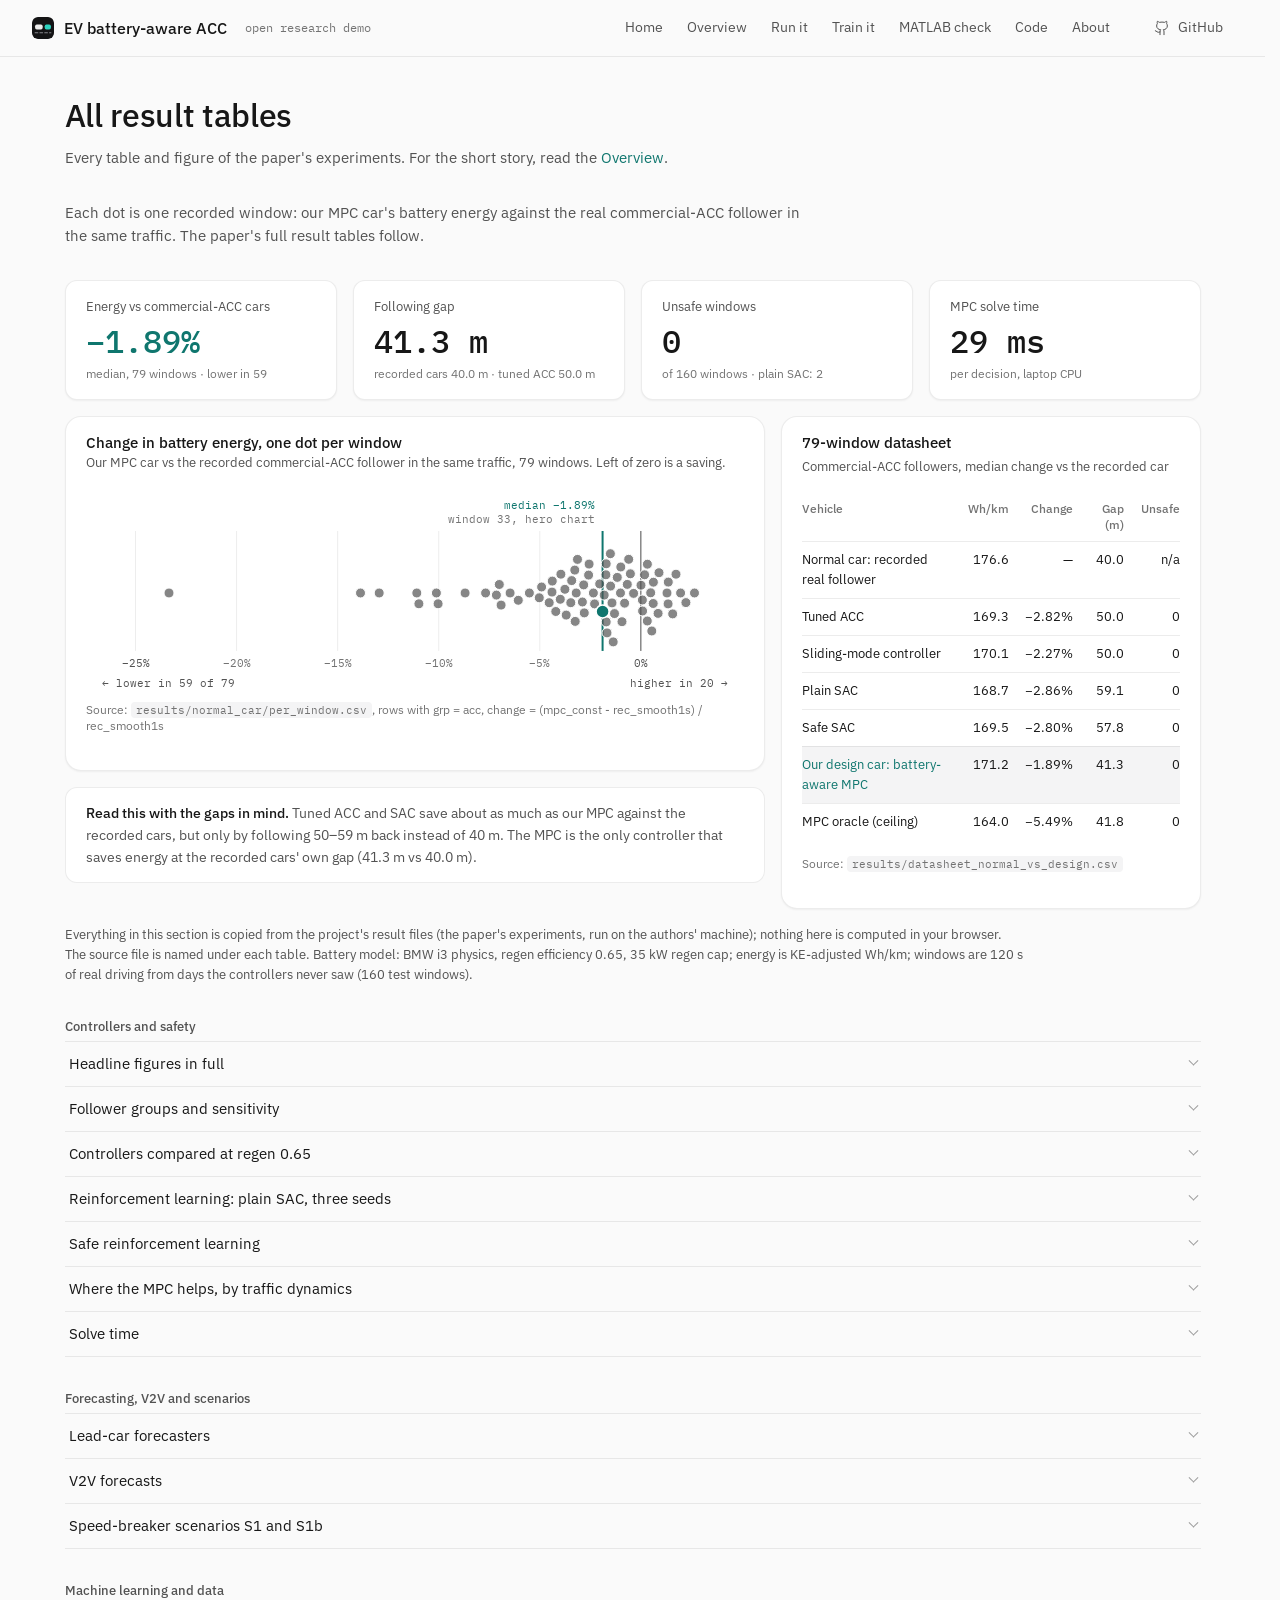
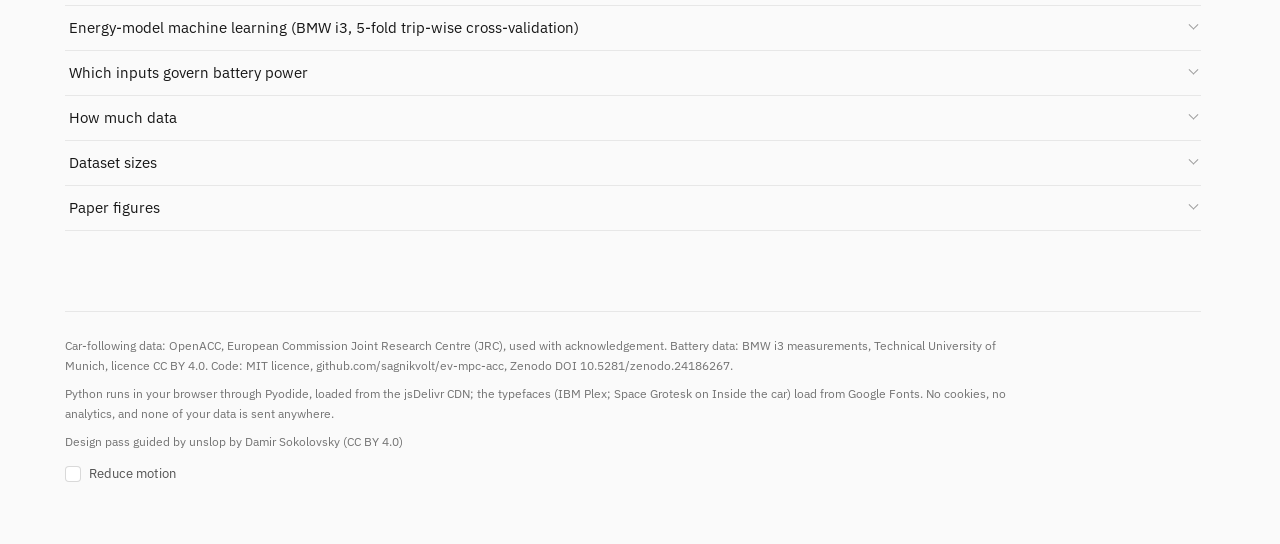
<file: results/index.html>
<!DOCTYPE html>
<html lang="en"><head><meta charset="utf-8"><meta name="viewport" content="width=device-width,initial-scale=1">
<title>All result tables - EV battery-aware ACC</title>
<meta name="description" content="The paper&#x27;s results for the battery-aware cruise controller: energy against real cars, following gaps, safety, forecasters, machine learning. All copied from the result files.">
<meta name="color-scheme" content="dark light">
<link rel="preconnect" href="https://fonts.googleapis.com"><link rel="preconnect" href="https://fonts.gstatic.com" crossorigin>
<link rel="stylesheet" href="https://fonts.googleapis.com/css2?family=IBM+Plex+Mono:wght@400;500&family=IBM+Plex+Sans:wght@400;500;600&display=swap">
<link rel="icon" href="/favicon.svg?v=20261118y" type="image/svg+xml">
<script>(function(){var d=document.documentElement,r=false;try{r=localStorage.getItem("ev-rm")==="1"}catch(e){}if(r||(window.matchMedia&&matchMedia("(prefers-reduced-motion: reduce)").matches))d.classList.add("rm");d.classList.add("mjs")})();</script>
<link rel="stylesheet" href="/styles.css?v=20261118y">

</head><body class="" data-page="results" data-engine="0">
<a class="skip" href="#main">Skip to content</a>
<header class="nav"><div class="wrap">
<a class="brand" href="/"><img src="/favicon.svg?v=20261118y" alt="" width="22" height="22">EV battery-aware ACC<span>open research demo</span></a>
<nav class="links" aria-label="Pages"><a href="/">Home</a><a href="/overview/">Overview</a><a href="/run/">Run it</a><a href="/train/">Train it</a><a href="/matlab/">MATLAB check</a><a href="/code/">Code</a><a href="/about/">About</a></nav>
<a class="gh" href="https://github.com/sagnikvolt/ev-mpc-acc" rel="noopener"><svg viewBox="0 0 24 24" aria-hidden="true"><path d="M15 22v-4a4.8 4.8 0 0 0-1-3.5c3 0 6-2 6-5.5.08-1.25-.27-2.48-1-3.5.28-1.15.28-2.35 0-3.5 0 0-1 0-3 1.5-2.64-.5-5.36-.5-8 0C6 2 5 2 5 2c-.3 1.15-.3 2.35 0 3.5A5.4 5.4 0 0 0 4 9c0 3.5 3 5.5 6 5.5-.39.49-.68 1.05-.85 1.65-.17.6-.22 1.23-.15 1.85v4"/><path d="M9 18c-4.51 2-5-2-7-2"/></svg>GitHub</a>
</div></header>
<noscript><p class="err wrap">This page needs JavaScript (it runs Python in WebAssembly)</p></noscript>
<main class="wrap page" id="main">
<h1 class="pt">All result tables</h1>
<p class="intro">Every table and figure of the paper's experiments. For the short story, read the <a href="/overview/">Overview</a>.</p>
<p class="intro">Each dot is one recorded window: our MPC car's battery energy against the real commercial-ACC follower in the same traffic. The paper's full result tables follow.</p><div class="stats"><div class="card stat"><div class="l">Energy vs commercial-ACC cars</div><div class="v acc">−1.89%</div><div class="c">median, 79 windows · lower in 59</div></div><div class="card stat"><div class="l">Following gap</div><div class="v">41.3 m</div><div class="c">recorded cars 40.0 m · tuned ACC 50.0 m</div></div><div class="card stat"><div class="l">Unsafe windows</div><div class="v">0</div><div class="c">of 160 windows · plain SAC: 2</div></div><div class="card stat"><div class="l">MPC solve time</div><div class="v">29 ms</div><div class="c">per decision, laptop CPU</div></div></div><div class="main"><div class="col"><div class="card"><div class="swarm-t">Change in battery energy, one dot per window</div><div class="hc-sub">Our MPC car vs the recorded commercial-ACC follower in the same traffic, 79 windows. Left of zero is a saving.</div><div id="swarm-chart" class="chart swarm-wrap" style="margin-top:16px"></div><div class="src">Source: <code>results/normal_car/per_window.csv</code>, rows with grp = acc, change = (mpc_const - rec_smooth1s) / rec_smooth1s</div><script type="application/json" id="swarm-data">{"rows":[{"w":0,"v":"Hyundai","c":-1.3041,"r":181.614,"m":179.245},{"w":1,"v":"Hyundai","c":1.2926,"r":177.434,"m":179.728},{"w":2,"v":"Hyundai","c":-12.9468,"r":151.433,"m":131.827},{"w":3,"v":"Hyundai","c":-2.2869,"r":161.536,"m":157.842},{"w":4,"v":"Hyundai","c":-3.249,"r":137.141,"m":132.685},{"w":5,"v":"Hyundai","c":-4.2097,"r":129.753,"m":124.291},{"w":6,"v":"Hyundai","c":-0.6687,"r":199.8,"m":198.464},{"w":7,"v":"Hyundai","c":-2.3455,"r":192.488,"m":187.973},{"w":8,"v":"Hyundai","c":-8.6953,"r":131.602,"m":120.159},{"w":9,"v":"Hyundai","c":-3.1328,"r":221.063,"m":214.138},{"w":10,"v":"Hyundai","c":1.7411,"r":200.623,"m":204.116},{"w":11,"v":"Hyundai","c":1.5745,"r":196.057,"m":199.144},{"w":12,"v":"Hyundai","c":-7.6816,"r":215.918,"m":199.332},{"w":13,"v":"Hyundai","c":-6.4699,"r":184.568,"m":172.627},{"w":14,"v":"Hyundai","c":-6.0656,"r":210.828,"m":198.04},{"w":15,"v":"Hyundai","c":-0.6027,"r":190.059,"m":188.913},{"w":16,"v":"Hyundai","c":-10.1167,"r":221.849,"m":199.405},{"w":17,"v":"Hyundai","c":-1.506,"r":188.138,"m":185.304},{"w":18,"v":"Hyundai","c":-3.2679,"r":208.651,"m":201.832},{"w":19,"v":"Hyundai","c":-1.8113,"r":190.991,"m":187.532},{"w":20,"v":"Hyundai","c":-0.8059,"r":207.91,"m":206.235},{"w":21,"v":"Hyundai","c":-3.6958,"r":201.237,"m":193.799},{"w":22,"v":"Hyundai","c":0.5426,"r":191.808,"m":192.848},{"w":23,"v":"Hyundai","c":-2.5602,"r":207.247,"m":201.941},{"w":24,"v":"Hyundai","c":-0.9906,"r":180.192,"m":178.407},{"w":25,"v":"Hyundai(Ioniqhybrid)","c":-7.001,"r":153.564,"m":142.813},{"w":26,"v":"Hyundai(Ioniqhybrid)","c":-0.935,"r":149.2,"m":147.805},{"w":27,"v":"Hyundai(Ioniqhybrid)","c":1.3602,"r":192.537,"m":195.156},{"w":28,"v":"Hyundai(Ioniqhybrid)","c":2.2277,"r":166.453,"m":170.161},{"w":29,"v":"Hyundai(Ioniqhybrid)","c":-1.731,"r":157.809,"m":155.077},{"w":30,"v":"Hyundai(Ioniqhybrid)","c":-3.9551,"r":152.344,"m":146.318},{"w":31,"v":"Hyundai(Ioniqhybrid)","c":1.3495,"r":143.789,"m":145.73},{"w":32,"v":"Hyundai(Ioniqhybrid)","c":-13.8724,"r":138.581,"m":119.357},{"w":33,"v":"Hyundai(Ioniqhybrid)","c":-1.8934,"r":113.238,"m":111.094},{"w":34,"v":"Hyundai(Ioniqhybrid)","c":0.077,"r":157.539,"m":157.66},{"w":35,"v":"Hyundai(Ioniqhybrid)","c":-2.8261,"r":177.403,"m":172.39},{"w":36,"v":"Hyundai(Ioniqhybrid)","c":-1.368,"r":170.197,"m":167.869},{"w":37,"v":"Hyundai(Ioniqhybrid)","c":-3.7583,"r":177.984,"m":171.295},{"w":38,"v":"Hyundai(Ioniqhybrid)","c":-1.7165,"r":166.945,"m":164.08},{"w":39,"v":"Hyundai(Ioniqhybrid)","c":-6.9153,"r":156.236,"m":145.432},{"w":40,"v":"Hyundai(Ioniqhybrid)","c":-10.0317,"r":164.572,"m":148.063},{"w":41,"v":"Hyundai(Ioniqhybrid)","c":-0.3568,"r":171.143,"m":170.533},{"w":42,"v":"Hyundai(Ioniqhybrid)","c":-23.3427,"r":204.154,"m":156.499},{"w":43,"v":"Hyundai(Ioniqhybrid)","c":-4.3798,"r":190.844,"m":182.485},{"w":44,"v":"Hyundai(Ioniqhybrid)","c":-1.6763,"r":174.047,"m":171.129},{"w":45,"v":"Hyundai(Ioniqhybrid)","c":0.0091,"r":180.892,"m":180.908},{"w":46,"v":"Hyundai(Ioniqhybrid)","c":-4.9124,"r":177.728,"m":168.998},{"w":47,"v":"Hyundai(Ioniqhybrid)","c":1.9653,"r":164.036,"m":167.259},{"w":48,"v":"Hyundai(Ioniqhybrid)","c":2.6523,"r":181.668,"m":186.487},{"w":49,"v":"Hyundai(Ioniqhybrid)","c":-2.585,"r":182.51,"m":177.792},{"w":50,"v":"Hyundai(Ioniqhybrid)","c":-3.1979,"r":175.181,"m":169.579},{"w":51,"v":"Hyundai(Ioniqhybrid)","c":-2.8004,"r":166.237,"m":161.582},{"w":52,"v":"Hyundai(Ioniqhybrid)","c":-1.4294,"r":165.947,"m":163.575},{"w":56,"v":"Hyundai(Ioniqhybrid)","c":-1.163,"r":163.814,"m":161.909},{"w":57,"v":"Hyundai(Ioniqhybrid)","c":-1.7155,"r":164.343,"m":161.523},{"w":58,"v":"Hyundai(Ioniqhybrid)","c":-3.4665,"r":152.305,"m":147.026},{"w":59,"v":"Hyundai(Ioniqhybrid)","c":-5.5131,"r":173.911,"m":164.323},{"w":66,"v":"Volvo(XC40)","c":0.4885,"r":164.776,"m":165.581},{"w":67,"v":"Volvo(XC40)","c":-3.9833,"r":176.643,"m":169.607},{"w":68,"v":"Volvo(XC40)","c":0.6095,"r":188.879,"m":190.03},{"w":69,"v":"Volvo(XC40)","c":-7.1479,"r":208.009,"m":193.14},{"w":70,"v":"Volvo(XC40)","c":0.8999,"r":187.257,"m":188.942},{"w":71,"v":"Volvo(XC40)","c":0.1869,"r":176.627,"m":176.957},{"w":72,"v":"Volvo(XC40)","c":-11.0868,"r":179.604,"m":159.692},{"w":73,"v":"Volvo(XC40)","c":-3.4232,"r":180.922,"m":174.729},{"w":107,"v":"Ford(S-Max)","c":-2.8901,"r":160.428,"m":155.791},{"w":108,"v":"Ford(S-Max)","c":0.318,"r":144.324,"m":144.783},{"w":109,"v":"Ford(S-Max)","c":-2.0357,"r":198.961,"m":194.911},{"w":110,"v":"Ford(S-Max)","c":0.8548,"r":184.635,"m":186.213},{"w":111,"v":"Ford(S-Max)","c":-0.5195,"r":165.465,"m":164.606},{"w":112,"v":"Ford(S-Max)","c":-10.9812,"r":225.616,"m":200.841},{"w":113,"v":"Ford(S-Max)","c":-5.024,"r":156.988,"m":149.101},{"w":114,"v":"Ford(S-Max)","c":-4.5365,"r":203.228,"m":194.009},{"w":115,"v":"Ford(S-Max)","c":0.0879,"r":199.936,"m":200.111},{"w":132,"v":"Mitsubishi(OutlanderPHEV)","c":0.3216,"r":159.354,"m":159.866},{"w":133,"v":"Mitsubishi(OutlanderPHEV)","c":-4.3943,"r":189.29,"m":180.972},{"w":134,"v":"Mitsubishi(OutlanderPHEV)","c":-1.499,"r":170.583,"m":168.026},{"w":135,"v":"Mitsubishi(OutlanderPHEV)","c":-1.0075,"r":152.676,"m":151.138},{"w":136,"v":"Mitsubishi(OutlanderPHEV)","c":0.6218,"r":169.989,"m":171.046}],"median":-1.8934,"hero_win":33}</script></div><div class="note"><strong>Read this with the gaps in mind.</strong> Tuned ACC and SAC save about as much as our MPC against the recorded cars, but only by following 50–59 m back instead of 40 m. The MPC is the only controller that saves energy at the recorded cars' own gap (41.3 m vs 40.0 m).</div></div><div class="card key"><h3>79-window datasheet</h3><div class="hc-sub">Commercial-ACC followers, median change vs the recorded car</div><div class="tw"><table><tr><th>Vehicle</th><th>Wh/km</th><th>Change</th><th>Gap (m)</th><th>Unsafe</th></tr><tr><td>Normal car: recorded real follower</td><td>176.6</td><td>—</td><td>40.0</td><td>n/a</td></tr><tr><td>Tuned ACC</td><td>169.3</td><td>−2.82%</td><td>50.0</td><td>0</td></tr><tr><td>Sliding-mode controller</td><td>170.1</td><td>−2.27%</td><td>50.0</td><td>0</td></tr><tr><td>Plain SAC</td><td>168.7</td><td>−2.86%</td><td>59.1</td><td>0</td></tr><tr><td>Safe SAC</td><td>169.5</td><td>−2.80%</td><td>57.8</td><td>0</td></tr><tr class="hl"><td class="acc">Our design car: battery-aware MPC</td><td>171.2</td><td>−1.89%</td><td>41.3</td><td>0</td></tr><tr><td>MPC oracle (ceiling)</td><td>164.0</td><td>−5.49%</td><td>41.8</td><td>0</td></tr></table></div><div class="src">Source: <code>results/datasheet_normal_vs_design.csv</code></div></div></div><p class="lim mut" style="margin:16px 0 0;max-width:60rem">Everything in this section is copied from the project's result files (the paper's experiments, run on the authors' machine); nothing here is computed in your browser. The source file is named under each table. Battery model: BMW i3 physics, regen efficiency 0.65, 35 kW regen cap; energy is KE-adjusted Wh/km; windows are 120 s of real driving from days the controllers never saw (160 test windows).</p><h3 class="groups-h">Controllers and safety</h3><div class="groups"><details class="grp"><summary>Headline figures in full</summary><div class="inner"><div class="stats"><div class="card stat sm"><div class="l">Our design car (battery-aware MPC) vs 79 recorded commercial-ACC followers</div><div class="v">−1.89%</div><div class="c">median change in battery energy (Wh/km); lower in 59 of 79 windows; Wilcoxon p = 3.35e-09; 0 unsafe windows</div></div><div class="card stat sm"><div class="l">Same comparison, all 160 test windows</div><div class="v">−2.47%</div><div class="c">median change vs the recorded follower. Tuned ACC -3.01%, oracle ceiling -5.99%</div></div><div class="card stat sm"><div class="l">Following gap, 79 commercial-ACC windows</div><div class="v">41.3 m</div><div class="c">our MPC. Recorded cars 40.0 m; tuned ACC 50.0 m; plain SAC 59.1 m; safe SAC 57.8 m</div></div><div class="card stat sm"><div class="l">Unsafe windows (gap shortfall > 0.5 m), 160 windows</div><div class="v">MPC 0, ACC 0, SAC 2</div><div class="c">safe SAC 0, oracle 0</div></div></div></div></details><details class="grp"><summary>Follower groups and sensitivity</summary><div class="inner"><div class="tw"><table><tr><th>Follower group</th><th>Windows</th><th>Recorded mean Wh/km</th><th>MPC mean Wh/km</th><th>MPC median change</th><th>MPC mean change</th><th>MPC lower in</th><th>Wilcoxon p</th><th>Tuned ACC median</th><th>Oracle median</th></tr><tr class="hl"><td>Commercial-ACC followers (primary)</td><td>79</td><td>176.6</td><td>171.2</td><td>−1.89%</td><td>−2.99%</td><td>59 / 79</td><td>3.35e-09</td><td>−2.82%</td><td>−5.49%</td></tr><tr><td>Human-driven followers</td><td>40</td><td>95.1</td><td>87.3</td><td>−5.96%</td><td>−6.68%</td><td>32 / 40</td><td>5.28e-07</td><td>−5.58%</td><td>−15.03%</td></tr><tr><td>Mixed</td><td>41</td><td>152.8</td><td>147.3</td><td>−2.54%</td><td>−3.72%</td><td>33 / 41</td><td>5.76e-06</td><td>−2.92%</td><td>−5.81%</td></tr><tr><td>All 160</td><td>160</td><td>150.1</td><td>144.1</td><td>−2.47%</td><td>−4.10%</td><td>124 / 160</td><td>5.92e-18</td><td>−3.01%</td><td>−5.99%</td></tr></table></div><div class="src">Changes are paired per window against the recorded follower replayed through the same BMW i3 battery model (1 s smoothing, as pre-registered). Sensitivity, commercial-ACC windows, MPC median change: raw speed -5.88%, 1 s smoothing -1.89%, 2 s smoothing -1.57%. Mean Wh/km is not comparable across groups (different roads and traffic).<br>Source: <code>results/normal_car/summary.txt</code></div></div></details><details class="grp"><summary>Controllers compared at regen 0.65</summary><div class="inner"><h3>All 160 test windows</h3><div class="tw"><table><tr><th>Vehicle / controller</th><th>Mean Wh/km</th><th>Change vs recorded car (paired median)</th><th>Mean gap (m)</th><th>Jerk RMS</th><th>Unsafe windows</th><th>Compute per decision</th></tr><tr class="hl"><td>Normal car: recorded real follower (replayed through the same battery model)</td><td>150.1</td><td>0 (reference)</td><td>34.8</td><td>0.23</td><td>n/a</td><td>-</td></tr><tr><td>Tuned ACC (simulated, conventional controller)</td><td>142.8</td><td>−3.01% (median)</td><td>39.6</td><td>0.21</td><td>0</td><td>not timed (simple formula / small network)</td></tr><tr><td>Sliding-mode controller (SMC)</td><td>143.9</td><td>−2.79% (median)</td><td>39.5</td><td>0.24</td><td>0</td><td>not timed (simple formula / small network)</td></tr><tr><td>Plain SAC (RL, seed 42)</td><td>144.3</td><td>−2.28% (median)</td><td>45.9</td><td>0.42</td><td>2</td><td>not timed (simple formula / small network)</td></tr><tr><td>Our design car: battery-aware MPC (causal)</td><td>144.1</td><td>−2.47% (median)</td><td>32.0</td><td>0.27</td><td>0</td><td>median 29 ms, p99 110 ms</td></tr><tr class="hl"><td>MPC oracle (non-causal ceiling)</td><td>137.1</td><td>−5.99% (median)</td><td>32.6</td><td>0.22</td><td>0</td><td>n/a (needs the lead car&#x27;s future)</td></tr><tr><td>Safe SAC (RL + safety filter, seed 42)</td><td>144.4</td><td>−2.50% (median)</td><td>43.2</td><td>0.27</td><td>0</td><td>not timed (simple formula / small network)</td></tr></table></div><h3>79 windows with a commercial-ACC follower</h3><div class="tw"><table><tr><th>Vehicle / controller</th><th>Mean Wh/km</th><th>Change vs recorded car (paired median)</th><th>Mean gap (m)</th><th>Jerk RMS</th><th>Unsafe windows</th><th>Compute per decision</th></tr><tr class="hl"><td>Normal car: recorded real follower (replayed through the same battery model)</td><td>176.6</td><td>0 (reference)</td><td>40.0</td><td>0.21</td><td>n/a</td><td>-</td></tr><tr><td>Tuned ACC (simulated, conventional controller)</td><td>169.3</td><td>−2.82% (median)</td><td>50.0</td><td>0.20</td><td>0</td><td>not timed (simple formula / small network)</td></tr><tr><td>Sliding-mode controller (SMC)</td><td>170.1</td><td>−2.27% (median)</td><td>50.0</td><td>0.23</td><td>0</td><td>not timed (simple formula / small network)</td></tr><tr><td>Plain SAC (RL, seed 42)</td><td>168.7</td><td>−2.86% (median)</td><td>59.1</td><td>0.40</td><td>0</td><td>not timed (simple formula / small network)</td></tr><tr><td>Our design car: battery-aware MPC (causal)</td><td>171.2</td><td>−1.89% (median)</td><td>41.3</td><td>0.24</td><td>0</td><td>median 29 ms, p99 110 ms</td></tr><tr class="hl"><td>MPC oracle (non-causal ceiling)</td><td>164.0</td><td>−5.49% (median)</td><td>41.8</td><td>0.19</td><td>0</td><td>n/a (needs the lead car&#x27;s future)</td></tr><tr><td>Safe SAC (RL + safety filter, seed 42)</td><td>169.5</td><td>−2.80% (median)</td><td>57.8</td><td>0.25</td><td>0</td><td>not timed (simple formula / small network)</td></tr></table></div><div class="src">Source: <code>results/datasheet_normal_vs_design.md</code>; <code>results/datasheet_normal_vs_design.csv</code></div></div></details><details class="grp"><summary>Reinforcement learning: plain SAC, three seeds</summary><div class="inner"><div class="tw"><table><tr><th>Controller</th><th>Wh/km</th><th>vs tuned ACC (median)</th><th>vs MPC const</th><th>vs best kinematic</th><th>Unsafe windows (of 160)</th><th>Mean gap (m)</th><th>Jerk RMS</th></tr><tr><td>ACC</td><td>142.84</td><td>0.00%</td><td>−0.47%</td><td>−0.45%</td><td>0</td><td>39.6</td><td>0.21</td></tr><tr><td>MPC const-speed</td><td>144.10</td><td>0.47%</td><td>0.00%</td><td>0.00%</td><td>0</td><td>32.0</td><td>0.27</td></tr><tr><td>MPC oracle</td><td>137.12</td><td>−2.83%</td><td>−3.67%</td><td>−3.61%</td><td>0</td><td>32.6</td><td>0.22</td></tr><tr class="hl"><td>SAC seed 42 (primary)</td><td>144.28</td><td>0.67%</td><td>0.09%</td><td>0.09%</td><td>2</td><td>45.9</td><td>0.42</td></tr><tr><td>SAC seed 43</td><td>143.79</td><td>−0.03%</td><td>−0.71%</td><td>−0.56%</td><td>6</td><td>45.2</td><td>0.40</td></tr><tr><td>SAC seed 44</td><td>147.01</td><td>1.46%</td><td>0.45%</td><td>0.54%</td><td>37</td><td>37.5</td><td>0.45</td></tr></table></div><div class="src">Pre-registered rule: SAC beats ACC only if median vs ACC is at most -1.0%, Wilcoxon p below 0.05 and no more unsafe windows than ACC. Result: seed 42 median +0.67%, 2 unsafe, beats ACC: False; seed 43 median -0.03%, 6 unsafe, beats ACC: False; seed 44 median +1.46%, 37 unsafe, beats ACC: False. None of the three seeds meets it. Seed 42 is the one run in this demo.<br>Source: <code>results/eta065_rerun/summary_sac.txt</code></div></div></details><details class="grp"><summary>Safe reinforcement learning</summary><div class="inner"><p class="lim mut">Safe RL is safe (0 unsafe windows) but not more efficient than the tuned ACC: the pre-registered efficiency rule was not met.</p><div class="tw"><table><tr><th>Controller</th><th>Wh/km</th><th>vs ACC (median)</th><th>vs MPC const</th><th>p vs ACC</th><th>Unsafe windows</th><th>Max shortfall (m)</th><th>Gap (m)</th><th>Jerk RMS</th><th>Filter intervenes</th></tr><tr><td>ACC (tuned)</td><td>142.84</td><td>0.00%</td><td>−0.47%</td><td>-</td><td>0</td><td>0.00</td><td>39.6</td><td>0.21</td><td>-</td></tr><tr><td>MPC const-speed</td><td>144.10</td><td>0.47%</td><td>0.00%</td><td>3.5e-12</td><td>0</td><td>0.18</td><td>32.0</td><td>0.27</td><td>-</td></tr><tr><td>plain SAC seed 42</td><td>144.28</td><td>0.67%</td><td>0.09%</td><td>1.5e-03</td><td>2</td><td>1.09</td><td>45.9</td><td>0.42</td><td>-</td></tr><tr><td>plain SAC seed 43</td><td>143.79</td><td>−0.03%</td><td>−0.71%</td><td>1.1e-01</td><td>6</td><td>1.28</td><td>45.2</td><td>0.40</td><td>-</td></tr><tr><td>plain SAC seed 44</td><td>147.01</td><td>1.46%</td><td>0.45%</td><td>3.0e-20</td><td>37</td><td>2.19</td><td>37.5</td><td>0.45</td><td>-</td></tr><tr><td>B1 SAC+filter (no retrain) seed 42</td><td>144.16</td><td>0.61%</td><td>−0.01%</td><td>3.4e-03</td><td>0</td><td>0.00</td><td>45.9</td><td>0.41</td><td>0.84%</td></tr><tr><td>B1 SAC+filter (no retrain) seed 43</td><td>143.78</td><td>−0.04%</td><td>−0.72%</td><td>1.4e-01</td><td>0</td><td>0.00</td><td>45.3</td><td>0.40</td><td>0.43%</td></tr><tr><td>B1 SAC+filter (no retrain) seed 44</td><td>146.86</td><td>1.41%</td><td>0.45%</td><td>1.0e-19</td><td>0</td><td>0.00</td><td>37.5</td><td>0.44</td><td>2.39%</td></tr><tr class="hl"><td>B2 safe-SAC seed 42 (PRIMARY)</td><td>144.39</td><td>0.52%</td><td>−0.22%</td><td>5.5e-06</td><td>0</td><td>0.07</td><td>43.2</td><td>0.27</td><td>24.15%</td></tr><tr><td>B2 safe-SAC seed 43</td><td>144.55</td><td>1.17%</td><td>0.45%</td><td>6.6e-22</td><td>0</td><td>0.00</td><td>38.4</td><td>0.41</td><td>4.23%</td></tr><tr><td>B2 safe-SAC seed 44</td><td>142.62</td><td>0.23%</td><td>−0.37%</td><td>7.0e-01</td><td>0</td><td>0.07</td><td>46.8</td><td>0.33</td><td>11.58%</td></tr></table></div><div class="src">Pre-registered rule for safe SAC (median at most -1.0% vs tuned ACC, p below 0.05, 0 unsafe): <b>FAIL</b> (median 0.52%, 0 unsafe windows). Versus the 79 recorded commercial-ACC followers safe SAC changes -2.80% (median). Filter infeasible steps in total: 3.<br>Source: <code>results/safe_rl/summary.txt</code></div></div></details><details class="grp"><summary>Where the MPC helps, by traffic dynamics</summary><div class="inner"><div class="tw"><table><tr><th>Traffic dynamics (terciles of lead-speed variability)</th><th>Windows</th><th>MPC const vs ACC</th><th>Oracle vs ACC</th><th>SMC vs ACC</th></tr><tr><td>calm</td><td>53</td><td>0.30%</td><td>−0.37%</td><td>0.24%</td></tr><tr><td>medium</td><td>53</td><td>0.68%</td><td>−3.50%</td><td>0.81%</td></tr><tr><td>dynamic</td><td>54</td><td>0.67%</td><td>−7.82%</td><td>1.02%</td></tr></table></div><div class="src">Median change in Wh/km vs the tuned ACC, paired per window. Source: <code>results/gate3b/r0_summary_eta0.65.txt</code></div></div></details><details class="grp"><summary>Solve time</summary><div class="inner"><div class="tw"><table><tr><th>MPC QP solve time per call (ms), native OSQP, single process</th><th>Calls</th><th>Mean</th><th>Median</th><th>p95</th><th>p99</th><th>Max</th></tr><tr><td>const</td><td>6270</td><td>39.2</td><td>30.9</td><td>87.4</td><td>116.6</td><td>170.7</td></tr><tr><td>oracle</td><td>6270</td><td>33.2</td><td>27.7</td><td>71.6</td><td>96.3</td><td>147.2</td></tr><tr><td>all</td><td>12540</td><td>36.2</td><td>29.3</td><td>80.2</td><td>109.5</td><td>170.7</td></tr></table></div><div class="src">Measured natively on the authors' laptop with OSQP; the control step is 500 ms. These are not browser timings: the browser run reports its own timing each time you press Run. Source: <code>results/eta065_rerun/solve_times.txt</code></div></div></details></div><h3 class="groups-h">Forecasting, V2V and scenarios</h3><div class="groups"><details class="grp"><summary>Lead-car forecasters</summary><div class="inner"><div class="tw"><table><tr><th>Preview given to the MPC</th><th>Median % vs best kinematic</th><th>Mean %</th><th>Better in</th><th>Wilcoxon p</th><th>Headroom recovered, all</th><th>Headroom recovered, dynamic</th><th>Unsafe</th><th>Jerk</th></tr><tr><td>const</td><td>0.00</td><td>0.10</td><td>0/160</td><td>3.7e-07</td><td>−2.0%</td><td>−2.3%</td><td>0</td><td>0.27</td></tr><tr class="hl"><td>oracle</td><td>−3.61</td><td>−5.02</td><td>146/160</td><td>-</td><td>100.0%</td><td>100.0%</td><td>0</td><td>0.22</td></tr><tr><td>caccel</td><td>0.49</td><td>1.46</td><td>0/160</td><td>2.0e-22</td><td>−29.1%</td><td>−28.9%</td><td>0</td><td>0.40</td></tr><tr><td>lgbm raw</td><td>3.56</td><td>5.80</td><td>13/160</td><td>1.6e-25</td><td>−115.5%</td><td>−95.6%</td><td>0</td><td>0.71</td></tr><tr><td>bilstm raw</td><td>2.75</td><td>5.19</td><td>14/160</td><td>6.6e-24</td><td>−103.4%</td><td>−89.8%</td><td>0</td><td>0.66</td></tr><tr><td>lgbm R1 re-tuned (a=0.5, b=0.5)</td><td>0.05</td><td>0.16</td><td>69/160</td><td>1.1e-02</td><td>−3.2%</td><td>−2.8%</td><td>0</td><td>0.32</td></tr><tr><td>lgbm R1 frozen .5/.5 (a=0.5, b=0.5)</td><td>0.05</td><td>0.16</td><td>69/160</td><td>1.1e-02</td><td>−3.2%</td><td>−2.8%</td><td>0</td><td>0.32</td></tr><tr><td>bilstm R1 re-tuned (a=0.5, b=0.5)</td><td>0.02</td><td>0.09</td><td>72/160</td><td>1.8e-01</td><td>−1.8%</td><td>−1.8%</td><td>0</td><td>0.31</td></tr><tr><td>bilstm R1 frozen .5/.5 (a=0.5, b=0.5)</td><td>0.02</td><td>0.09</td><td>72/160</td><td>1.8e-01</td><td>−1.8%</td><td>−1.8%</td><td>0</td><td>0.31</td></tr></table></div><div class="src">Energy change against the better of constant-speed and constant-acceleration preview per window; negative = saves. "Headroom recovered" = share of the oracle's saving achieved. Learned forecasters (LightGBM, BiLSTM) do not recover any of it on real windows. Source: <code>results/eta065_rerun/summary.txt</code></div></div></details><details class="grp"><summary>V2V forecasts</summary><div class="inner"><div class="tw"><table><tr><th>Controller</th><th>Wh/km</th><th>Median vs ACC</th><th>Median vs CACC</th><th>Jerk</th><th>Unsafe windows (max shortfall)</th></tr><tr><td>acc</td><td>142.16</td><td>0.00%</td><td>0.64%</td><td>0.24</td><td>0 (max 0.0 m)</td></tr><tr><td>cacc</td><td>141.02</td><td>−0.63%</td><td>0.00%</td><td>0.41</td><td>19 (max 2.0 m)</td></tr><tr><td>mpc_const</td><td>143.65</td><td>0.72%</td><td>1.61%</td><td>0.32</td><td>0 (max 0.1 m)</td></tr><tr><td>mpc_v2v_kin</td><td>143.00</td><td>0.45%</td><td>1.05%</td><td>0.56</td><td>1 (max 0.5 m)</td></tr><tr><td>mpc_v2v_ml</td><td>141.23</td><td>−0.34%</td><td>0.37%</td><td>0.34</td><td>0 (max 0.3 m)</td></tr><tr><td>mpc_oracle</td><td>127.58</td><td>−8.41%</td><td>−7.76%</td><td>0.25</td><td>0 (max 0.1 m)</td></tr></table></div><div class="src">90 held-out windows with a connected-vehicle (V2V) lead. CACC = cooperative ACC. Pre-registered rule line: ML-MPC &gt;=1.0% below ACC: False (median -0.34%) ; &gt;=0.5% below CACC: False (median 0.37%) ; unsafe&lt;=ACC: True ; jerk&lt;=.45: True Source: <code>results/gate3b/v2v_test_summary.txt</code></div></div></details><details class="grp"><summary>Speed-breaker scenarios S1 and S1b</summary><div class="inner"><div class="tw"><table><tr><th>Arm (S1: speed breakers, 45 windows)</th><th>Wh/km</th><th>vs ACC</th><th>p</th><th>Unsafe</th><th>Max shortfall (m)</th><th>Jerk</th></tr><tr><td>acc</td><td>234.97</td><td>+0.00%</td><td>-</td><td>0</td><td>0.00</td><td>0.54</td></tr><tr><td>cacc</td><td>233.21</td><td>−0.33%</td><td>0.257</td><td>9</td><td>0.22</td><td>0.71</td></tr><tr><td>smc</td><td>246.81</td><td>+4.87%</td><td>0.000</td><td>0</td><td>0.00</td><td>0.66</td></tr><tr><td>acc_map</td><td>235.16</td><td>+1.14%</td><td>0.004</td><td>0</td><td>0.00</td><td>0.79</td></tr><tr><td>mpc_const</td><td>256.27</td><td>+7.20%</td><td>0.000</td><td>0</td><td>0.00</td><td>0.69</td></tr><tr><td>mpc_map</td><td>268.63</td><td>+11.96%</td><td>0.000</td><td>14</td><td>1.61</td><td>0.89</td></tr><tr><td>mpc_v2v_ml</td><td>257.33</td><td>+7.32%</td><td>0.000</td><td>1</td><td>0.02</td><td>0.61</td></tr><tr><td>oracle</td><td>169.42</td><td>−26.71%</td><td>0.000</td><td>0</td><td>0.01</td><td>0.55</td></tr></table></div><div class="src">Stylised scenario: the lead slows to about 15 km/h at speed breakers. Pre-registered S1 rule (MPC-map vs ACC-map): median dWh/km +11.84% (need &lt;= -1.0) False; crossing excess 0.61 vs 1.39+0.3 True; unsafe 14 vs 0 False; Wilcoxon p=0.0000 False  =&gt; FAIL Source: <code>results/gate3b/scenarios_summary.txt</code></div><div class="tw"><table><tr><th>Arm (S1b: breakers, 42 slower windows)</th><th>Wh/km</th><th>vs ACC-map</th><th>p</th><th>Unsafe</th><th>Max shortfall (m)</th><th>Jerk</th></tr><tr><td>acc_map</td><td>139.74</td><td>+0.00%</td><td>-</td><td>0</td><td>0.00</td><td>0.67</td></tr><tr><td>cacc_map</td><td>140.95</td><td>−1.69%</td><td>0.0105</td><td>19</td><td>0.55</td><td>0.90</td></tr><tr><td>mpc_map</td><td>150.44</td><td>+6.57%</td><td>0.0000</td><td>2</td><td>0.15</td><td>0.78</td></tr><tr><td>mpc_map_L</td><td>127.22</td><td>−7.40%</td><td>0.0000</td><td>0</td><td>0.01</td><td>0.75</td></tr><tr><td>oracle_map</td><td>115.99</td><td>−17.80%</td><td>0.0000</td><td>0</td><td>0.03</td><td>0.73</td></tr></table></div><div class="src">S1b PRIMARY RULE (MPC-map-L vs ACC-map): median dWh/km -7.40% (need &lt;=-1.0) True; crossing excess 0.00 vs 1.22+0.3 True; unsafe 0 vs 0 True; Wilcoxon p=0.0000 True =&gt; PASS. MPC-map-L beats ACC-map in 38/42 windows. Stylised scenario, not measured traffic. Source: <code>results/gate3b/s1b_summary.txt</code></div></div></details></div><h3 class="groups-h">Machine learning and data</h3><div class="groups"><details class="grp"><summary>Energy-model machine learning (BMW i3, 5-fold trip-wise cross-validation)</summary><div class="inner"><div class="tw"><table><tr><th>Model</th><th>Power RMSE kW (mean +- sd, 5 folds)</th><th>vs physics</th><th>R2</th><th>Trip-energy median abs err</th><th>p90</th><th>Pooled err</th><th>Within 5 %</th><th>Inference us/sample</th></tr><tr class="hl"><td>Physics only (baseline)</td><td>4.37 ± 0.48</td><td>+0.0 %</td><td>0.910</td><td>5.7 %</td><td>15.5 %</td><td>+0.78 %</td><td>47 %</td><td>0.0</td></tr><tr><td>Physics + Ridge</td><td>4.29 ± 0.46</td><td>−1.7 %</td><td>0.913</td><td>5.1 %</td><td>20.2 %</td><td>+0.86 %</td><td>50 %</td><td>0.0</td></tr><tr><td>Physics + KNN (k=25)</td><td>4.18 ± 0.35</td><td>−4.4 %</td><td>0.918</td><td>4.1 %</td><td>14.8 %</td><td>−1.06 %</td><td>56 %</td><td>197.3</td></tr><tr><td>Physics + SVR (RBF, 8k samples)</td><td>4.10 ± 0.33</td><td>−6.1 %</td><td>0.921</td><td>4.8 %</td><td>13.4 %</td><td>+0.22 %</td><td>53 %</td><td>231.3</td></tr><tr class="hl"><td>Physics + LightGBM</td><td>4.03 ± 0.36</td><td>−7.7 %</td><td>0.923</td><td>4.8 %</td><td>16.6 %</td><td>+0.91 %</td><td>50 %</td><td>5.0</td></tr><tr><td>Physics + BiLSTM (10 s window)</td><td>4.23 ± 0.72</td><td>−3.2 %</td><td>0.915</td><td>4.8 %</td><td>17.8 %</td><td>+1.99 %</td><td>51 %</td><td>18.7</td></tr><tr><td>LightGBM pure ML (no physics)</td><td>4.14 ± 0.30</td><td>−5.1 %</td><td>0.919</td><td>4.4 %</td><td>13.3 %</td><td>+1.04 %</td><td>57 %</td><td>9.7</td></tr></table></div><div class="src">Source: <code>results/ml/benchmark_summary.md</code></div></div></details><details class="grp"><summary>Which inputs govern battery power</summary><div class="inner"><div class="tw"><table><tr><th>Input group</th><th>LightGBM pure (no physics)</th><th>LightGBM + physics</th><th>SVR + physics</th><th>KNN + physics</th></tr><tr><td>Acceleration (a, av, lags)</td><td>14.237</td><td>0.348</td><td>0.288</td><td>0.261</td></tr><tr><td>Speed (v, v2, lags)</td><td>4.672</td><td>0.227</td><td>0.243</td><td>0.154</td></tr><tr><td>Cabin heating</td><td>0.379</td><td>0.181</td><td>0.191</td><td>0.202</td></tr><tr><td>Road grade</td><td>0.269</td><td>0.144</td><td>0.090</td><td>0.066</td></tr><tr><td>Ambient temperature</td><td>0.263</td><td>0.107</td><td>0.259</td><td>0.040</td></tr><tr><td>Battery temperature</td><td>0.182</td><td>0.114</td><td>0.126</td><td>0.039</td></tr><tr><td>Air-conditioning</td><td>0.071</td><td>0.068</td><td>0.077</td><td>0.031</td></tr><tr><td>State of charge</td><td>0.054</td><td>0.057</td><td>0.010</td><td>−0.007</td></tr><tr><td>Physics wheel power (Pw)</td><td>-</td><td>0.108</td><td>0.066</td><td>0.068</td></tr></table></div><div class="src">Increase in held-out power RMSE (kW) when one input group is shuffled; mean over 5 folds. Acceleration, then speed, govern the battery power in every model; the top-2 ranking is identical in all 5 folds, ranks below them move by 1 to 3 places. Grouped permutation, not SHAP. Source: <code>results/ml/feature_importance_summary.md</code></div></div></details><details class="grp"><summary>How much data</summary><div class="inner"><div class="tw"><table><tr><th>Training samples (2 Hz)</th><th>Training trips</th><th>RMSE kW, physics + LightGBM</th><th>RMSE kW, pure LightGBM</th></tr><tr><td>requested 10000 (11509)</td><td>4</td><td>4.60 ± 0.46</td><td>5.10 ± 0.73</td></tr><tr><td>requested 25000 (26809)</td><td>9</td><td>4.43 ± 0.47</td><td>4.55 ± 0.42</td></tr><tr><td>requested 50000 (52486)</td><td>18</td><td>4.28 ± 0.51</td><td>4.39 ± 0.40</td></tr><tr><td>requested 100000 (102005)</td><td>34</td><td>4.13 ± 0.48</td><td>4.24 ± 0.38</td></tr><tr><td>requested full (161482)</td><td>54</td><td>4.03 ± 0.37</td><td>4.14 ± 0.32</td></tr></table></div><div class="src">Trips are added whole; held-out trips are never in training. Source: <code>results/ml/feature_importance_summary.md</code></div></div></details><details class="grp"><summary>Dataset sizes</summary><div class="inner"><div class="tw"><table><tr><th>Dataset</th><th>Unit</th><th>Count</th><th>Trips / segments</th><th>Hours</th><th>Use</th></tr><tr><td>BMW i3 (TU Munich, measured battery power) - energy-model data</td><td>samples at 2 Hz</td><td>201,852</td><td>68</td><td>28.0</td><td>physics fit, residual ML, feature importance, learning curve</td></tr><tr><td>Renault Zoe (public trip data)</td><td>samples at 1 Hz</td><td>400,216</td><td>471</td><td>111.2</td><td>second-vehicle dataset (cleaned, trip-wise split); not used in the tables here</td></tr><tr><td>OpenACC (JRC real car-following, 10 Hz)</td><td>samples at 10 Hz</td><td>2,796,734</td><td>961</td><td>77.7</td><td>lead-vehicle forecasting, controller tests</td></tr><tr><td>OpenACC 120 s windows, folds 0-4 (all)</td><td>windows</td><td>203</td><td>70</td><td>6.8</td><td>closed-loop experiments (43 tune, 160 test)</td></tr><tr><td>V2V 120 s windows (30 tune, 90 test) from 961 segments</td><td>windows</td><td>120</td><td>961</td><td>4.0</td><td>V2V forecasting and closed-loop check</td></tr></table></div><div class="src">Source: <code>results/ml/feature_importance_summary.md</code>; <code>results/ml/dataset_sizes.csv</code></div></div></details><details class="grp"><summary>Paper figures</summary><div class="inner"><div class="figs"><figure><a href="/figures/fig_oracle_ceiling.png?v=20261118y"><img src="/figures/fig_oracle_ceiling.png?v=20261118y" alt="Oracle ceiling: how much a controller could save if it knew the lead car&#x27;s future." loading="lazy"></a><figcaption>Oracle ceiling: how much a controller could save if it knew the lead car&#x27;s future. (paper/figures/fig_oracle_ceiling.png)</figcaption></figure><figure><a href="/figures/fig_forecast_closed_loop.png?v=20261118y"><img src="/figures/fig_forecast_closed_loop.png?v=20261118y" alt="Learned lead-speed forecasts in closed loop with the MPC." loading="lazy"></a><figcaption>Learned lead-speed forecasts in closed loop with the MPC. (paper/figures/fig_forecast_closed_loop.png)</figcaption></figure><figure><a href="/figures/fig_s1b_per_window.png?v=20261118y"><img src="/figures/fig_s1b_per_window.png?v=20261118y" alt="Experiment S1b (speed breakers), per window." loading="lazy"></a><figcaption>Experiment S1b (speed breakers), per window. (paper/figures/fig_s1b_per_window.png)</figcaption></figure><figure><a href="/figures/fig_sac_seeds.png?v=20261118y"><img src="/figures/fig_sac_seeds.png?v=20261118y" alt="Reinforcement learning (SAC), three training seeds." loading="lazy"></a><figcaption>Reinforcement learning (SAC), three training seeds. (paper/figures/fig_sac_seeds.png)</figcaption></figure><figure><a href="/figures/fig_solve_time.png?v=20261118y"><img src="/figures/fig_solve_time.png?v=20261118y" alt="MPC solve time per decision." loading="lazy"></a><figcaption>MPC solve time per decision. (paper/figures/fig_solve_time.png)</figcaption></figure></div></div></details></div>
<footer><p>Car-following data: OpenACC, European Commission Joint Research Centre (JRC), used with acknowledgement. Battery data: BMW i3 measurements, Technical University of Munich, licence CC BY 4.0. Code: MIT licence, github.com/sagnikvolt/ev-mpc-acc, Zenodo DOI 10.5281/zenodo.24186267.</p><p>Python runs in your browser through Pyodide, loaded from the jsDelivr CDN; the typefaces (IBM Plex; Space Grotesk on Inside the car) load from Google Fonts. No cookies, no analytics, and none of your data is sent anywhere.</p><p>Design pass guided by unslop by Damir Sokolovsky (CC BY 4.0)</p><p class="rm-row"><label class="check"><input type="checkbox" id="rm-toggle"><span>Reduce motion</span></label></p></footer>
</main>


<script src="/viz.js?v=20261118y"></script>
<script src="/motion.js?v=20261118y" defer></script>
</body></html>
</file>
<file: styles.css>
/* EV battery-aware ACC demo. Design pass guided by unslop (Damir Sokolovsky, CC BY 4.0).
   Graphite ramp, one teal accent for "our car", IBM Plex Sans + Mono. Dark and light follow the system setting. */
:root{color-scheme:light dark;
--bg:#fafafa;--card:#fff;--raised:#f4f4f5;--text:#171717;--text2:#525252;--text3:#737373;
--line:rgba(23,23,23,.08);--line2:rgba(23,23,23,.16);
--accent:#0f766e;--accent-hover:#115e59;--on-accent:#fff;--accent-soft:rgba(15,118,110,.10);
--ok:#16a34a;--bad:#dc2626;--shadow:0 1px 2px rgba(0,0,0,.05);
--c-recorded:var(--text);--c-mpc_const:var(--accent);--c-acc:var(--text2);--c-smc:var(--text3);--c-sac42:var(--text2);--c-safesac42:var(--text3);--c-mpc_oracle:var(--text2);--lead:var(--text3);
--ease:cubic-bezier(0.22,1,0.36,1);
--sans:'IBM Plex Sans',system-ui,-apple-system,'Segoe UI',Roboto,sans-serif;--mono:'IBM Plex Mono',ui-monospace,SFMono-Regular,Menlo,Consolas,monospace}
@media(prefers-color-scheme:dark){:root{
--bg:#141415;--card:#19191b;--raised:#232325;--text:#ededed;--text2:#a1a1a6;--text3:#85858b;
--line:rgba(237,237,237,.08);--line2:rgba(237,237,237,.16);
--accent:#2dd4bf;--accent-hover:#5eead4;--on-accent:#06201c;--accent-soft:rgba(45,212,191,.12);
--ok:#4cc38a;--bad:#e5484d;--shadow:none}}
*{box-sizing:border-box}
html{scroll-behavior:smooth}
@media(prefers-reduced-motion:reduce){html{scroll-behavior:auto}*,*::before,*::after{animation:none!important;transition:none!important}}
body{margin:0;font:400 15px/1.55 var(--sans);background:var(--bg);color:var(--text);-webkit-font-smoothing:antialiased;text-rendering:optimizeLegibility}
.wrap{max-width:1200px;margin:0 auto;padding:0 32px}
b,strong{font-weight:500}
a{color:var(--accent);text-decoration:none;transition:color 150ms var(--ease)}a:hover{color:var(--accent-hover);text-decoration:underline;text-underline-offset:3px}
code{font:400 12px var(--mono);background:var(--raised);padding:1px 5px;border-radius:4px}
:focus-visible{outline:2px solid var(--accent);outline-offset:2px;border-radius:4px}
.mut{color:var(--text2)}.lim{font-size:13px;line-height:20px}.err{color:var(--bad)}.ok{color:var(--ok)}
.meta{font:400 12px/16px var(--mono);color:var(--text3)}
.mono{font-family:var(--mono);font-variant-numeric:tabular-nums}
/* nav */
.nav{position:sticky;top:0;z-index:10;background:var(--bg);border-bottom:1px solid var(--line)}
.nav .wrap{display:flex;align-items:center;gap:24px;height:56px}
.brand{font:500 16px/1 var(--sans);color:var(--text);white-space:nowrap}.brand:hover{color:var(--text);text-decoration:none}
.brand span{font-family:var(--mono);font-weight:400;font-size:12px;color:var(--text3);margin-left:8px}
.links{display:flex;gap:4px;margin-left:auto;font-size:14px}
.links a{color:var(--text2);padding:6px 10px;border-radius:8px;transition:color 150ms var(--ease),background-color 150ms var(--ease)}
.links a:hover{color:var(--text);background:var(--raised);text-decoration:none}
.gh{display:inline-flex;align-items:center;gap:8px;color:var(--text2);font-size:14px;padding:6px 10px;border-radius:8px;transition:color 150ms var(--ease),background-color 150ms var(--ease)}
.gh:hover{color:var(--text);background:var(--raised);text-decoration:none}
.gh svg,.ext svg{width:16px;height:16px;stroke:currentColor;fill:none;stroke-width:1.5;stroke-linecap:round;stroke-linejoin:round;flex:none}
/* load status: one muted line and a thin bar, no box */
#loadbox{display:flex;align-items:center;gap:16px;min-height:32px;font:400 12px/16px var(--mono);color:var(--text3);padding-top:8px}
#lmsg{flex:1 1 auto;min-width:0}
.bar{flex:0 0 120px;height:2px;background:var(--line2);border-radius:1px;overflow:hidden}
.bar>div{height:100%;width:100%;background:var(--accent);transform:scaleX(0);transform-origin:left center;transition:transform 300ms var(--ease)}
/* hero */
.hero{display:grid;grid-template-columns:minmax(0,640px) minmax(0,1fr);gap:48px;align-items:center;padding:24px 0 32px}
.hero-copy{animation:rise 480ms var(--ease) both}
@keyframes rise{from{opacity:0;transform:translateY(8px)}to{opacity:1;transform:none}}
h1{font:500 clamp(2rem,2vw + 1rem,2.75rem)/1.05 var(--sans);letter-spacing:-.02em;margin:0 0 20px}
.lead{font-size:17px;line-height:26px;color:var(--text2);margin:0 0 28px;max-width:36rem}
.actions{display:flex;flex-wrap:wrap;gap:12px}
.btn,button{display:inline-flex;align-items:center;justify-content:center;gap:8px;height:40px;padding:0 20px;border:1px solid transparent;border-radius:10px;background:var(--accent);color:var(--on-accent);font:500 14px/1 var(--sans);cursor:pointer;text-decoration:none;transition:background-color 150ms var(--ease),color 150ms var(--ease),border-color 150ms var(--ease),transform 150ms var(--ease)}
.btn:hover,button:hover:not(:disabled){background:var(--accent-hover);color:var(--on-accent);text-decoration:none}
.btn:active,button:active:not(:disabled){transform:scale(.98)}
.btn.lg{height:44px}
.btn.alt,button.alt{background:var(--raised);color:var(--text);border-color:var(--line2)}
.btn.alt:hover,button.alt:hover:not(:disabled){background:var(--card);color:var(--text)}
button:disabled{opacity:.45;cursor:default}
/* cards */
.card{background:var(--card);border:1px solid var(--line);border-radius:16px;padding:24px;box-shadow:var(--shadow)}
.hero-card{padding:16px 20px 20px;animation:rise 480ms var(--ease) 60ms both}
.hc-head{display:flex;justify-content:space-between;align-items:flex-start;gap:16px;flex-wrap:wrap;margin-bottom:8px}
.hc-title{font:500 15px/20px var(--sans)}.hc-sub{font-size:13px;line-height:20px;color:var(--text2)}
.legend{display:flex;flex-wrap:wrap;gap:4px 16px;font-size:12px;line-height:16px;color:var(--text2);margin:0 0 8px}
.lg{display:inline-flex;align-items:center;gap:8px}
svg.sw,.chart svg.sw,.legend svg.sw,td svg.sw{display:inline-block;vertical-align:middle;width:24px;height:8px;max-width:24px;flex:none;overflow:visible}
.chart{position:relative}.chart>svg{display:block;width:100%;height:auto;overflow:visible}
.chart text{font:400 11px var(--mono);fill:var(--text3)}
.grid-h{stroke:var(--line);stroke-width:1}
.ln{fill:none;stroke-linejoin:round;stroke-linecap:round}
.ln-lead{stroke:var(--text3);stroke-width:1.25}.ln-rec{stroke:var(--text);stroke-width:1.5}.ln-mpc{stroke:var(--accent);stroke-width:2.25}
.scrub{font:400 12px/16px var(--mono);color:var(--text3);min-height:16px;margin-top:8px;font-variant-numeric:tabular-nums}
.readouts{display:grid;grid-template-columns:repeat(3,auto);justify-content:space-between;gap:12px;margin-top:12px;padding-top:12px;border-top:1px solid var(--line)}
.ro-l{font-size:13px;line-height:20px;color:var(--text2)}
.ro-v{font:500 20px/28px var(--mono);font-variant-numeric:tabular-nums;letter-spacing:0}
.ro-v small{white-space:nowrap;font-size:12px;font-weight:400;color:var(--text3);margin-left:4px}
.ro-v.acc{color:var(--accent)}
.cap{font-size:12px;line-height:18px;color:var(--text3);margin:10px 0 0;max-width:60rem}
/* stats */
.stats{display:grid;grid-template-columns:repeat(4,minmax(0,1fr));gap:16px;margin:0 0 0}
.stat{padding:16px 20px;border-radius:12px}
.stat .l{font-size:13px;line-height:20px;color:var(--text2);text-wrap:balance}
.stat .v{font:500 32px/40px var(--mono);font-variant-numeric:tabular-nums;margin:4px 0}
.stat .v.acc{color:var(--accent)}
.stat.sm{padding:16px 20px}.stat.sm .v{font-size:20px;line-height:28px}
.stat .c{font-size:12px;line-height:18px;color:var(--text3);text-wrap:balance}
/* sections */
.sec{padding-top:72px;scroll-margin-top:56px}
h2{font:500 clamp(1.5rem,1.2vw + 1.1rem,2rem)/1.15 var(--sans);letter-spacing:-.01em;margin:0 0 12px}
h3{font:500 15px/20px var(--sans);margin:32px 0 8px}
.intro{max-width:46rem;color:var(--text2);margin:0 0 32px}
.main{display:grid;grid-template-columns:minmax(0,1fr) 420px;gap:16px;align-items:start}
.main .card{padding:16px 20px 20px}.main>.card:first-child{display:flex;flex-direction:column}.swarm-wrap{flex:none;display:flex;align-items:center}.swarm-wrap svg{width:100%}
.key th,.key td{padding:8px 8px}.key td:first-child,.key th:first-child{padding-left:0}.key td:last-child,.key th:last-child{padding-right:0}.key td:first-child{min-width:104px}.key h3{margin:0 0 4px}.key .tw{margin-top:8px}
.col{display:flex;flex-direction:column;gap:16px;min-width:0}.note{margin:0;padding:14px 20px;border:1px solid var(--line);border-radius:12px;background:var(--card);font-size:14px;line-height:22px;color:var(--text2)}
.note strong{color:var(--text)}
.swarm-t{font:500 15px/20px var(--sans)}
.swarm text{font:400 11px var(--mono);fill:var(--text3)}.swarm text.acc{fill:var(--accent)}.swarm text.tx{fill:var(--text2)}
.dot{fill:var(--text2);fill-opacity:.7;stroke:var(--card);stroke-width:1;transition:fill-opacity 120ms var(--ease)}
.dot:hover{fill-opacity:1}
.dot.hero{fill:var(--accent);fill-opacity:1;stroke:var(--card);stroke-width:1.5}
.zero{stroke:var(--text2);stroke-width:1}.med{stroke:var(--accent);stroke-width:2}
/* details groups */
.groups-h{font:500 13px/20px var(--sans);color:var(--text2);margin:32px 0 4px;letter-spacing:0}
.groups{border-top:1px solid var(--line)}
details.grp{border-bottom:1px solid var(--line)}
details.grp>summary{list-style:none;cursor:pointer;display:flex;align-items:center;justify-content:space-between;gap:16px;min-height:44px;padding:0 4px;font:400 15px/20px var(--sans);transition:background-color 150ms var(--ease)}
details.grp>summary::-webkit-details-marker{display:none}
details.grp>summary:hover{background:var(--raised)}
details.grp>summary::after{content:"";width:6px;height:6px;border-right:1.5px solid var(--text3);border-bottom:1.5px solid var(--text3);transform:rotate(45deg) translate(-2px,-2px);transition:transform 150ms var(--ease);flex:none;opacity:.7}
details.grp[open]>summary::after{transform:rotate(-135deg) translate(-2px,-2px)}
details.grp[open]>summary{font-weight:500}
details.grp .inner{padding:4px 4px 20px}
.inner h3:first-child{margin-top:8px}.inner p.lim{margin:8px 0}
/* tables */
.tw{overflow-x:auto}
table{border-collapse:collapse;width:100%;font-size:13px;line-height:20px;margin:8px 0;font-variant-numeric:tabular-nums}
.tw table{min-width:560px}.key .tw table{min-width:0}
th,td{padding:8px 12px;text-align:right;vertical-align:top;border-bottom:1px solid var(--line)}
th:first-child,td:first-child{text-align:left}
th{font-weight:500;font-size:12px;line-height:16px;color:var(--text3)}
tr:last-child td{border-bottom:0}
tr.hl td{background:var(--raised)}
td.acc,td.acc strong{color:var(--accent)}
.src{font-size:12px;line-height:16px;color:var(--text3);margin:8px 0 16px}.src code{font-size:11px}
.figs{display:grid;grid-template-columns:repeat(auto-fit,minmax(300px,1fr));gap:16px}.figs figure{margin:0}
.figs img{width:100%;border:1px solid var(--line);border-radius:8px;background:#fff}.figs figcaption{font-size:12px;line-height:16px;color:var(--text3);margin-top:8px}
/* controls */
.panel{background:var(--card);border:1px solid var(--line);border-radius:16px;padding:24px;box-shadow:var(--shadow);margin-top:24px}
.row{display:flex;flex-wrap:wrap;gap:16px 24px;align-items:flex-end;margin-bottom:16px}
.field{display:flex;flex-direction:column;gap:8px;font-size:13px;line-height:16px;color:var(--text2);margin:0 0 16px}.row .field{margin:0}
.field>span.fl{font-weight:500;color:var(--text2)}
.seg{display:inline-flex;align-self:flex-start;padding:4px;gap:4px;background:var(--raised);border:1px solid var(--line);border-radius:10px}
.seg label{position:relative;margin:0}.seg input{position:absolute;opacity:0;inset:0;cursor:pointer;margin:0}
.seg span{display:block;padding:7px 16px;border-radius:6px;font-size:14px;line-height:20px;color:var(--text2);cursor:pointer;transition:color 150ms var(--ease),background-color 150ms var(--ease)}
.seg input:checked+span{background:var(--card);color:var(--text);box-shadow:0 0 0 1px var(--line2)}
.seg input:focus-visible+span{outline:2px solid var(--accent);outline-offset:1px}
select{appearance:none;-webkit-appearance:none;height:40px;max-width:100%;padding:0 36px 0 12px;border:1px solid var(--line2);border-radius:8px;background:var(--raised) url("data:image/svg+xml,%3Csvg xmlns='http://www.w3.org/2000/svg' width='12' height='12' fill='none' stroke='%2385858b' stroke-width='1.5' stroke-linecap='round' stroke-linejoin='round'%3E%3Cpath d='M2.5 4.5 6 8l3.5-3.5'/%3E%3C/svg%3E") no-repeat right 12px center;color:var(--text);font:400 14px var(--sans);cursor:pointer;transition:border-color 150ms var(--ease),background-color 150ms var(--ease)}
select:hover{border-color:var(--text3)}
select option{background:var(--card);color:var(--text)}
textarea{width:100%;height:96px;padding:12px;font:400 12px/16px var(--mono);background:var(--raised);color:var(--text);border:1px solid var(--line2);border-radius:8px;resize:vertical}
input[type=file]{font:400 13px var(--sans);color:var(--text2)}
input[type=file]::file-selector-button{height:32px;padding:0 12px;margin-right:12px;border:1px solid var(--line2);border-radius:8px;background:var(--raised);color:var(--text);font:500 13px var(--sans);cursor:pointer;transition:background-color 150ms var(--ease)}
input[type=file]::file-selector-button:hover{background:var(--card)}
fieldset{border:0;padding:0;margin:0 0 16px;min-width:0}
legend{font-size:13px;line-height:16px;font-weight:500;color:var(--text2);padding:0;margin-bottom:8px}
.arms{display:flex;flex-wrap:wrap;gap:8px}
.arm{display:inline-flex;align-items:center;gap:8px;padding:8px 12px;border:1px solid var(--line);border-radius:8px;background:var(--card);font-size:13px;line-height:16px;color:var(--text2);cursor:pointer;transition:border-color 150ms var(--ease),background-color 150ms var(--ease),color 150ms var(--ease)}
.arm:hover{background:var(--raised)}.arm:has(input:checked){border-color:var(--line2);background:var(--raised);color:var(--text)}
input[type=checkbox]{appearance:none;-webkit-appearance:none;display:inline-grid;place-content:center;width:16px;height:16px;margin:0;flex:none;border:1px solid var(--line2);border-radius:4px;background:var(--card);cursor:pointer;transition:background-color 120ms var(--ease),border-color 120ms var(--ease)}
input[type=checkbox]:checked{background:var(--accent);border-color:var(--accent)}
input[type=checkbox]:checked::after{content:"";width:8px;height:4px;border-left:1.5px solid var(--on-accent);border-bottom:1.5px solid var(--on-accent);transform:rotate(-45deg) translate(1px,-1px)}
.check{display:flex;align-items:flex-start;gap:12px;font-size:13px;line-height:20px;color:var(--text2);margin:0 0 16px;cursor:pointer}.check input{margin-top:2px}
input[type=range]{-webkit-appearance:none;appearance:none;width:min(100%,280px);height:24px;margin:0;background:transparent;cursor:pointer}
input[type=range]::-webkit-slider-runnable-track{height:4px;border-radius:2px;background:var(--line2)}
input[type=range]::-moz-range-track{height:4px;border-radius:2px;background:var(--line2)}
input[type=range]::-webkit-slider-thumb{-webkit-appearance:none;width:16px;height:16px;margin-top:-6px;border-radius:50%;background:var(--accent);border:2px solid var(--card);box-shadow:0 0 0 1px var(--line2)}
input[type=range]::-moz-range-thumb{width:12px;height:12px;border-radius:50%;background:var(--accent);border:2px solid var(--card);box-shadow:0 0 0 1px var(--line2)}
.rng{display:flex;align-items:center;gap:16px}.rng input[type=range]{flex:0 1 280px}.rng .val{font:400 13px var(--mono);color:var(--text);min-width:6ch;font-variant-numeric:tabular-nums}
.sliders{display:grid;grid-template-columns:repeat(auto-fit,minmax(280px,1fr));gap:0 32px}
.runrow{display:flex;flex-wrap:wrap;align-items:center;gap:16px;margin-top:8px}
#status,#tstatus{font-size:13px;line-height:20px;color:var(--text2)}
.ro{font-family:var(--mono);font-variant-numeric:tabular-nums;color:var(--text);background:var(--raised);border:1px solid var(--line);border-radius:6px;padding:2px 8px;font-size:13px}
.out h3{margin-top:32px}#tbl td:first-child{min-width:220px}#tbl td:not(:first-child){white-space:nowrap}
.chartbox{margin:8px 0 0}
.imp{display:grid;grid-template-columns:minmax(120px,170px) minmax(0,1fr);gap:8px 16px;align-items:center;margin:8px 0;font-size:13px;line-height:16px}
.imp .b{height:8px;border-radius:2px;min-width:1px;transform-origin:left}.imp .b1{background:var(--text3)}.imp .b1.top{background:var(--accent)}.imp .b2{background:var(--line2);height:4px;margin-top:4px}
.imp span.v{display:inline-block;margin:0 0 0 8px;font:400 12px var(--mono);color:var(--text3)}
.imp .bw{display:flex;align-items:center}
/* prose sections */
.prose{max-width:46rem;color:var(--text2)}.prose ul{padding-left:20px;margin:0}.prose li{margin:0 0 12px}.prose strong{color:var(--text)}
footer{margin-top:80px;padding:24px 0 48px;border-top:1px solid var(--line);font-size:12px;line-height:20px;color:var(--text3)}
footer p{margin:0 0 8px;max-width:60rem}
@media(min-width:1400px){.wrap{max-width:1344px}.hero{grid-template-columns:minmax(0,680px) minmax(0,1fr)}}
/* responsive */
@media(max-width:960px){.hero{grid-template-columns:minmax(0,1fr);gap:32px;padding-top:32px}.main{grid-template-columns:minmax(0,1fr)}.stats{grid-template-columns:repeat(2,minmax(0,1fr))}.key .tw table{min-width:420px}}
@media(max-width:640px){
.wrap{padding:0 24px}.sec{padding-top:64px}
.nav .wrap{flex-wrap:wrap;height:auto;padding-top:12px;padding-bottom:8px;gap:8px 16px}.brand span{display:none}.gh{margin-left:auto;padding:6px 0}
.links{order:3;width:100%;margin:0;overflow-x:auto;white-space:nowrap}.links a{padding:6px 8px}
h1{font-size:2.125rem}.lead{font-size:16px;line-height:24px}
.stats{grid-template-columns:minmax(0,1fr)}.stat .v{font-size:28px;line-height:36px}
.readouts{grid-template-columns:minmax(0,1fr);gap:8px}
.hero-card,.panel,.main .card{padding:16px}
.bar{flex-basis:64px}
.row{align-items:stretch}.imp{grid-template-columns:minmax(0,1fr)}
}

/* road view (replay canvas) */
.rv-hero{margin-top:32px;max-width:640px;animation:rise 480ms var(--ease) 120ms both}
.rv-label{font:400 12px/16px var(--mono);color:var(--text3);margin:0 0 8px}
.rv-cv{position:relative;border:1px solid var(--line);border-radius:12px;background:var(--card);overflow:hidden}
.rv-cv canvas{display:block;width:100%;height:100%}
.rv-ctl{display:flex;align-items:center;gap:12px;margin-top:8px}
.rv-play{width:32px;height:32px;padding:0;border-radius:8px;background:var(--raised);color:var(--text);border-color:var(--line2);flex:none}
.rv-play:hover:not(:disabled){background:var(--card);color:var(--text)}
.rv-play svg{width:16px;height:16px;stroke:currentColor;fill:none;stroke-width:1.5;stroke-linecap:round;stroke-linejoin:round}
.rv .seg{padding:2px;gap:2px;border-radius:8px;align-self:auto;flex:none}
.rv .seg span{padding:4px 10px;border-radius:6px;font:400 12px/16px var(--mono)}
.rv-sl{flex:1 1 auto;width:auto;min-width:0}
.rv-t{font:400 12px/16px var(--mono);color:var(--text3);font-variant-numeric:tabular-nums;white-space:nowrap;text-align:right;min-width:6ch}
.rv-leg{display:flex;flex-wrap:wrap;gap:4px 16px;font-size:12px;line-height:16px;color:var(--text2);margin-top:8px}
.rv-sw{display:inline-block;box-sizing:border-box;width:14px;height:8px;border-radius:2px;margin-right:8px;vertical-align:middle}
.rv-sw.is-lead{background:#d9dfe2;border:1px solid var(--line2)}.rv-sw.is-rec{border:1.5px solid var(--text)}.rv-sw.is-ours{background:var(--accent)}.rv-sw.is-other{background:#7f8a92}.rv-sw.is-bump{background:var(--text2);border-radius:7px 7px 0 0}.rv-sw.is-pit{background:#000;border:1px solid var(--text3);border-radius:50%}
.gate{margin-top:24px;padding:20px 24px;border:1px solid var(--line);border-radius:16px;background:var(--card);box-shadow:var(--shadow)}
.gate h3{margin:0 0 8px}.gate p{margin:0;font-size:14px;line-height:22px;color:var(--text2);max-width:46rem}

/* workbench (rail + stage) */
[hidden]{display:none!important}
.rail-head{display:flex;justify-content:space-between;align-items:center;gap:12px;margin-bottom:12px}
.rail-t{font:500 15px/20px var(--sans)}
.chip{display:inline-flex;align-items:center;gap:8px;height:24px;padding:0 8px;border:1px solid var(--line2);border-radius:6px;font:400 12px/16px var(--mono);color:var(--text2);white-space:nowrap;font-variant-numeric:tabular-nums}
.chip i{width:6px;height:6px;border-radius:50%;background:var(--text3);flex:none}
.chip[data-s=loading] i,.chip[data-s=running] i{background:var(--accent)}.chip[data-s=done] i{background:var(--ok)}.chip[data-s=error] i{background:var(--bad)}.chip[data-s=error]{color:var(--bad)}
.rg{border:0;border-top:1px solid var(--line);margin:0;padding:12px 0 4px;min-width:0}
.rgl{font:500 11px/16px var(--sans);letter-spacing:.06em;text-transform:uppercase;color:var(--text3);margin:0 0 8px;padding:0}
fieldset.rg>legend{float:left;width:100%;margin:0 0 8px}fieldset.rg>legend+*{clear:both}
.rail .field{margin:0 0 12px}.rail select{width:100%}
.rail .seg{display:flex;align-self:stretch;margin-bottom:12px}.rail .seg label{flex:1}.rail .seg span{text-align:center;padding:6px 8px;font-size:13px}
.rail .lim{margin:0 0 12px}.rail #wininfo{margin-top:-4px}
.rail textarea{height:88px}
.upr{display:flex;flex-direction:column;gap:8px;align-items:flex-start;margin:8px 0 12px}
.two{display:grid;grid-template-columns:1fr 1fr;gap:12px}
button.sm{height:32px;padding:0 12px;font-size:13px}
.rail .arms{flex-direction:column;gap:4px;margin-bottom:8px}.rail .arm{padding:6px 8px;font-size:13px;line-height:18px}.rail .arm .an{min-width:0}
.rail .rng{gap:12px}.rail .rng input[type=range]{flex:1 1 auto;width:auto;min-width:0}.rail .rng .val{min-width:5ch;text-align:right}
.linkbtn,.linkbtn:hover:not(:disabled){display:inline;height:auto;padding:0;border:0;background:none;color:var(--accent);font:inherit;text-decoration:underline;text-underline-offset:3px;border-radius:2px}
.linkbtn:hover:not(:disabled){color:var(--accent-hover)}.linkbtn:disabled{opacity:.45}
.runbtn{width:100%;height:44px;margin:0}
.queue{list-style:none;margin:8px 0;padding:0;font:400 12px/16px var(--mono)}
.queue li{display:grid;grid-template-columns:24px minmax(0,1fr) auto;gap:8px;align-items:center;padding:4px 0;color:var(--text3)}
.queue .qn{overflow:hidden;text-overflow:ellipsis;white-space:nowrap}.queue .qt{font-variant-numeric:tabular-nums}
.queue li[data-s=run]{color:var(--text)}.queue li[data-s=run] .qt{color:var(--accent)}.queue li[data-s=done]{color:var(--text2)}.queue li[data-s=done] .qt{color:var(--text)}.queue li[data-s=err] .qt{color:var(--bad)}
.stage{display:flex;flex-direction:column;gap:16px;min-width:0}
.rvcard{padding:16px}.rvcard .rv-ctl{margin-top:8px}.rvcap{margin-top:8px}
.rv-empty{display:flex;align-items:center;justify-content:center;min-height:140px;padding:24px;border:1px solid var(--line);border-radius:12px;background:var(--card);color:var(--text2);font-size:14px;text-align:center}
.tiles{display:grid;grid-template-columns:repeat(4,minmax(0,1fr));gap:12px}
.tile{background:var(--card);border:1px solid var(--line);border-radius:12px;padding:12px 16px;min-width:0}
.tile .tl{font-size:12px;line-height:16px;color:var(--text2)}.tile .tv{font:500 24px/32px var(--mono);font-variant-numeric:tabular-nums;margin:4px 0}.tile.ours .tv{color:var(--accent)}
.tile .ts{font-size:11px;line-height:14px;color:var(--text3)}
.tabcard{padding:12px 16px 16px;min-height:200px}
.tabbar{display:flex;align-items:center;justify-content:space-between;gap:12px;flex-wrap:wrap}
.tabs{display:flex;gap:4px;padding:4px;background:var(--raised);border:1px solid var(--line);border-radius:10px}
.tabs button{height:32px;padding:0 16px;background:transparent;color:var(--text2);border:0;border-radius:6px;font:400 14px/20px var(--sans)}
.tabs button:hover:not(:disabled){background:transparent;color:var(--text)}
.tabs button[aria-selected=true]{background:var(--card);color:var(--text);box-shadow:0 0 0 1px var(--line2)}
.empty{padding:40px 8px;color:var(--text2);font-size:14px;text-align:center}
[role=tabpanel]{margin-top:12px}
.chartbox{margin:0}
@media(max-width:720px){.tiles{grid-template-columns:repeat(2,minmax(0,1fr))}}

.rail #wininfo{display:none}
.rail select{height:36px}.rail .arm{padding:4px 8px}.rail .arms{gap:3px;margin-bottom:4px}
.rail .field{margin:0 0 8px;gap:6px}.rail .rg{padding:10px 0 2px}.rail .seg{margin-bottom:8px}.rail .rng input[type=range]{height:20px}
@media(max-width:1099px){.rail .arms{display:grid;grid-template-columns:repeat(2,minmax(0,1fr))}.rail .sliders2{display:block}}

/* v3 review fixes */
.queue{margin:4px 0 4px}

/* Train it v3 + Compare with MATLAB */
.queue .qk{font-variant-numeric:tabular-nums;text-align:center;color:inherit}
.rail .lim{margin:0 0 8px}.rail .check{margin:0 0 6px}
.rail .rg:last-of-type{padding-bottom:4px}
#tres td:first-child{min-width:200px}#tres td:not(:first-child){white-space:nowrap}
#truns td{white-space:nowrap}
#tpn-imp .empty{padding:24px 8px}
.mx-tiles{margin:0 0 24px}.tile.verdict .tv{color:var(--accent)}
.mx-tw table{min-width:900px}.mx-tw th{text-align:right}.mx-tw th:first-child{text-align:left}
.mx-tw th.g{text-align:center;border-bottom:1px solid var(--line2);color:var(--text2)}
.mx-tw td.sep,.mx-tw th.sep{border-left:1px solid var(--line)}
.mx-tw td.ok{color:var(--text)}
.mx-sub{font:500 15px/20px var(--sans);margin:32px 0 8px}
.gal{display:grid;grid-template-columns:repeat(auto-fit,minmax(300px,1fr));gap:16px;margin-top:8px}
.gal figure{margin:0;min-width:0}
.gal-b{display:block;width:100%;height:auto;padding:0;border:1px solid var(--line);border-radius:12px;background:var(--card);overflow:hidden;cursor:zoom-in;transition:border-color 150ms var(--ease)}
.gal-b:hover:not(:disabled){background:var(--card);border-color:var(--text3)}
.gal-b img{display:block;width:100%;height:auto}
.gal figcaption{font-size:13px;line-height:20px;color:var(--text2);margin-top:8px}.gal figcaption strong{color:var(--text);display:block}
.gal figcaption .meta{display:block;margin-top:2px}
.lb{width:min(1200px,94vw);max-height:94vh;padding:16px;border:1px solid var(--line2);border-radius:16px;background:var(--card);color:var(--text);overflow:auto}
.lb::backdrop{background:rgba(0,0,0,.72)}
.lb-bar{display:flex;align-items:center;gap:8px;margin-bottom:12px}.lb-n{margin-right:auto}
.lb img{display:block;max-width:100%;max-height:70vh;margin:0 auto;border-radius:8px;background:#fff}
.lb-cap{margin:12px 0 0;font-size:13px;line-height:20px;color:var(--text2);max-width:60rem}
.mx-links{margin:12px 0 0}
#timp .imp{grid-template-columns:minmax(120px,190px) minmax(0,1fr);margin:12px 0}
#timp .br{display:grid;grid-template-columns:minmax(0,1fr) 56px;gap:8px;align-items:center}
#timp .br+.br{margin-top:2px}
#timp .bt{min-width:0}#timp .br .v{margin:0;text-align:right}
@media(max-width:640px){#timp .imp{grid-template-columns:minmax(0,1fr)}}

/* MATLAB inline, UI polish, Code section */
/* sticky rail footer: solid band, nothing shows through below the button */
/* compact empty states */
.empty{padding:20px 8px 16px;font-size:13px;line-height:20px}
.empty p{margin:8px 0 0}
.sk{display:block;width:min(100%,360px);height:auto;margin:0 auto;fill:none;stroke:var(--line2);stroke-width:1;stroke-dasharray:3 3}
.tabcard{min-height:0}
.rv-empty{min-height:96px}
/* 5th tile line */
.tile .tm{margin-top:4px;color:var(--text2);font-family:var(--mono);font-size:11px;line-height:14px}
/* MATLAB tab */
.mlp{display:grid;grid-template-columns:minmax(0,1.15fr) minmax(0,1fr);gap:16px;align-items:start;margin-bottom:12px}
@media(max-width:1100px){.mlp{grid-template-columns:minmax(0,1fr)}}
.mlfig{margin:0;min-width:0}.mlfig .gal-b{aspect-ratio:auto}.mlfig img{width:100%;height:auto;object-fit:contain;background:var(--bg)}
.mlfig figcaption{font-size:12px;line-height:18px;color:var(--text3);margin-top:8px}
.mlh{font:500 13px/20px var(--sans);color:var(--text2);margin:0 0 4px}
.mlside .chartbox{margin:0 0 4px}.mlside .legend{margin-bottom:2px}
.mlt{min-width:0}.mlt td:not(:first-child){white-space:nowrap}
/* gallery: equal thumbnails, one-line titles, caption in the lightbox */
.gal{grid-template-columns:repeat(auto-fit,minmax(280px,1fr));align-items:start}
.gal .gal-b{aspect-ratio:16/10}
.gal .gal-b img{width:100%;height:100%;object-fit:cover;object-position:top left}
.gal figcaption{margin-top:8px}
.gal figcaption strong{font-weight:500;white-space:nowrap;overflow:hidden;text-overflow:ellipsis}
/* Code section */
.cv{display:grid;grid-template-columns:240px minmax(0,1fr);gap:16px;align-items:start}
@media(max-width:899px){.cv{grid-template-columns:minmax(0,1fr)}}
.cv-list{background:var(--card);border:1px solid var(--line);border-radius:16px;padding:8px}
.cv-g+.cv-g{margin-top:8px;padding-top:8px;border-top:1px solid var(--line)}
.cv-gh{font:500 12px/16px var(--sans);color:var(--text3);padding:8px 8px 4px}
.cv-f{display:flex;width:100%;height:auto;justify-content:space-between;align-items:baseline;gap:8px;padding:6px 8px;border:0;border-radius:8px;background:transparent;color:var(--text2);font:400 13px/20px var(--mono);text-align:left}
.cv-f:hover:not(:disabled){background:var(--raised);color:var(--text)}
.cv-f[aria-current=true]{background:var(--raised);color:var(--text);box-shadow:inset 2px 0 0 var(--accent)}
.cv-f .meta{font-size:11px;white-space:nowrap}
.cv-main{background:var(--card);border:1px solid var(--line);border-radius:16px;min-width:0;overflow:hidden}
.cv-bar{display:flex;justify-content:space-between;align-items:center;gap:12px;flex-wrap:wrap;padding:12px 16px;border-bottom:1px solid var(--line)}
.cv-name{display:flex;align-items:baseline;gap:12px;flex-wrap:wrap;min-width:0}.cv-name strong{font:500 14px/20px var(--mono)}
.cv-btns{display:flex;gap:8px}
.cv-desc{margin:0;padding:10px 16px;border-bottom:1px solid var(--line)}
.cv-body{height:min(560px,70vh);overflow:auto;background:var(--bg);scrollbar-width:thin;scrollbar-color:var(--line2) transparent}
.cv-in{display:flex;min-width:max-content}
.cv-gut,.cv-code{margin:0;font:400 12px/20px var(--mono);padding:12px 0;tab-size:4}
.cv-gut{position:sticky;left:0;flex:none;min-width:48px;padding:12px 12px 12px 8px;text-align:right;white-space:pre;color:var(--text3);background:var(--bg);border-right:1px solid var(--line);user-select:none;font-variant-numeric:tabular-nums}
.cv-code{padding:12px 16px;white-space:pre;color:var(--text);background:none;border:0}
.cv-code code{font:inherit;background:none;padding:0}
.tk-c{color:var(--text3)}.tk-k{color:var(--text);font-weight:500}.tk-s{color:var(--accent)}.tk-n{color:var(--text2)}
.cv-empty{padding:24px 16px;color:var(--text2);font-size:13px}
.cv-foot{display:flex;align-items:center;gap:16px;flex-wrap:wrap;margin-top:16px}
.cv-links{display:flex;gap:16px;flex-wrap:wrap;font-size:14px}
.chart .meta.top{margin:0 0 2px!important}
.cv{grid-template-columns:264px minmax(0,1fr)}
@media(max-width:899px){.cv{grid-template-columns:minmax(0,1fr)}}
.cv-f{font-size:12px}.cv-fn{min-width:0;overflow:hidden;text-overflow:ellipsis;white-space:nowrap}

/* ===================== multi-page site ===================== */
.skip{position:absolute;left:8px;top:-48px;z-index:30;padding:8px 12px;border-radius:8px;background:var(--card);border:1px solid var(--line2);color:var(--text)}.skip:focus{top:8px}
.links a[aria-current=page]{color:var(--text);background:var(--raised);box-shadow:inset 0 -2px 0 var(--accent)}
.page{padding-top:40px}
h1.pt{font:500 clamp(1.5rem,1.2vw + 1.1rem,2rem)/1.15 var(--sans);letter-spacing:-.01em;margin:0 0 12px}
h2.sub{font:500 20px/28px var(--sans);letter-spacing:0;margin:40px 0 12px}
.page>.intro,.stage-title .intro{margin-bottom:32px}
.page>section:first-of-type h2.sub{margin-top:8px}
.page .stats{margin:0 0 16px}
/* home */
.home-sec{padding-top:56px}.home-sec h2{margin-bottom:20px}
.hgrid{display:grid;grid-template-columns:repeat(5,minmax(0,1fr));gap:16px}
.hcard{display:flex;flex-direction:column;gap:8px;padding:20px;background:var(--card);border:1px solid var(--line);border-radius:16px;box-shadow:var(--shadow);color:var(--text);transition:border-color 150ms var(--ease),background-color 150ms var(--ease)}
.hcard:hover{border-color:var(--text3);text-decoration:none;color:var(--text)}
.hcard h3{margin:0;font:500 16px/24px var(--sans)}
.hcard p{margin:0;font-size:13px;line-height:20px;color:var(--text2);flex:1 1 auto}
.hcard .hv{font:500 24px/32px var(--mono);font-variant-numeric:tabular-nums;color:var(--accent);margin-top:8px}
.hcard .hc{font-size:12px;line-height:18px;color:var(--text3)}
.how{list-style:none;margin:0;padding:0;display:grid;grid-template-columns:repeat(3,minmax(0,1fr));gap:16px;counter-reset:how}
.how li{counter-increment:how;padding:16px 20px;border:1px solid var(--line);border-radius:12px;background:var(--card);font-size:14px;line-height:22px;color:var(--text2)}
.how li::before{content:counter(how);display:block;font:500 12px/16px var(--mono);color:var(--text3);margin-bottom:6px}
.how strong{color:var(--text)}
@media(max-width:1100px){.hgrid{grid-template-columns:repeat(3,minmax(0,1fr))}}
@media(max-width:900px){.hgrid{grid-template-columns:repeat(2,minmax(0,1fr))}.how{grid-template-columns:minmax(0,1fr)}}
@media(max-width:560px){.hgrid{grid-template-columns:minmax(0,1fr)}}
/* app pages: /run/ and /train/ */
.app-ws{display:block;margin:0}
.rail{background:var(--card);border:1px solid var(--line);border-radius:16px;margin:24px 32px 0;min-width:0}
.rail-head{display:flex;justify-content:space-between;align-items:center;gap:12px;margin:0;padding:12px 16px;border-bottom:1px solid var(--line)}
.rail-body{padding:0 16px 8px}
.rail-foot{padding:12px 16px 16px;border-top:1px solid var(--line);background:var(--card);border-radius:0 0 16px 16px}
.rail .rg:first-child{border-top:0}
.stage{padding:24px 32px 0;gap:16px}
.stage-title .intro{margin:0 0 4px;max-width:60rem;font-size:14px;line-height:22px}
.stage-title h1.pt{margin-bottom:6px}
.stage-note{margin:0;max-width:60rem}
#loadbox{display:block;min-height:0;padding:8px 16px;border-bottom:1px solid var(--line)}
#loadbox .bar{flex:none;width:100%;margin-top:6px}
.qd{margin:0 0 10px}
.qd>summary{list-style:none;cursor:pointer;display:flex;align-items:center;justify-content:space-between;gap:8px;min-height:28px;font:400 12px/16px var(--mono);color:var(--text2);font-variant-numeric:tabular-nums}
.qd>summary::-webkit-details-marker{display:none}
.qd>summary::after{content:"details";font:400 12px var(--mono);color:var(--accent);text-decoration:underline;text-underline-offset:3px}
.qd[open]>summary::after{content:"hide"}
.qd .lim{margin:4px 0 0}.qd .queue{max-height:150px;overflow-y:auto;margin:4px 0 0;scrollbar-width:thin}
.arm .an{min-width:0;overflow:hidden;text-overflow:ellipsis;white-space:nowrap}
.rail .arm{min-width:0}
.rail .seg label span{white-space:nowrap;overflow:hidden;text-overflow:ellipsis}
@media(min-width:1100px){
html:has(body.app:not(.gated)){height:100%}
body.app:not(.gated){height:100dvh;display:flex;flex-direction:column;overflow:hidden}
body.app:not(.gated) .nav{flex:none}
/* nav: same full-width header on every page (no jump between pages) */
body.app:not(.gated) .app-ws{flex:1 1 auto;min-height:0;display:grid;grid-template-columns:340px minmax(0,1fr);overflow:hidden}
body.app:not(.gated) .rail{display:flex;flex-direction:column;min-height:0;margin:0;border:0;border-right:1px solid var(--line);border-radius:0}
body.app:not(.gated) .rail-body{flex:1 1 auto;min-height:0;overflow-y:auto;scrollbar-width:thin;scrollbar-color:var(--line2) transparent}
body.app:not(.gated) .rail-head,body.app:not(.gated) #loadbox,body.app:not(.gated) .rail-foot{flex:none}
body.app:not(.gated) .rail-foot{border-radius:0}
body.app:not(.gated) .stage{min-height:0;overflow-y:auto;scrollbar-width:thin;scrollbar-color:var(--line2) transparent;padding:20px 28px 0}
body.app:not(.gated) .stage footer{margin-top:40px}
body.app:not(.gated) .stage-title .intro{margin-bottom:0}
}
@media(max-width:1099px){.stage{padding:24px 32px 0}.rail{margin:24px 32px 0}.app-ws{display:flex;flex-direction:column}}
@media(max-width:640px){.stage{padding:20px 24px 0}.rail{margin:20px 24px 0}}
body.gated .app-ws{display:block}
.stage>*{flex:none}
.hcard p{flex:none;min-height:60px}.hcard .hc{min-height:54px}
.qd .queue{max-height:160px}

/* home hero band: full-bleed 3D background (hero3d.js) behind glass panels */
:root{--glass:rgba(255,255,255,.74);--glass-solid:rgba(255,255,255,.95);--glass-line:rgba(23,23,23,.14);--glass-in:rgba(23,23,23,.04);--glass-shadow:0 8px 28px rgba(23,23,23,.12)}
@media(prefers-color-scheme:dark){:root{--glass:rgba(22,22,24,.72);--glass-solid:rgba(22,22,24,.95);--glass-line:rgba(237,237,237,.16);--glass-in:rgba(0,0,0,.28);--glass-shadow:0 10px 36px rgba(0,0,0,.45)}}
.links{-webkit-mask-image:none}
.hero-band{--text3:#737373;position:relative;isolation:isolate;overflow:hidden;min-height:max(640px,calc(100vh - 56px));min-height:max(640px,calc(100dvh - 56px));display:flex;align-items:flex-start;border-bottom:1px solid var(--line)}
.hero-bg{position:absolute;inset:0;z-index:0;pointer-events:none;
 background:radial-gradient(ellipse 70% 60% at 72% 30%,var(--raised),transparent 70%),repeating-linear-gradient(0deg,transparent 0 47px,var(--line) 47px 48px),repeating-linear-gradient(90deg,transparent 0 47px,var(--line) 47px 48px),var(--bg)}
.hero-bg canvas.hero-3d{position:absolute;inset:0;width:100%;height:100%;display:block;pointer-events:none}
.hero-band::after{content:"";position:absolute;left:0;right:0;bottom:0;height:48px;z-index:0;pointer-events:none;background:linear-gradient(to bottom,transparent,var(--bg))}
.hero-grid{position:relative;z-index:1;width:100%;display:grid;grid-template-columns:minmax(0,540px) minmax(0,1fr);gap:48px;align-items:start;padding-top:20px;padding-bottom:28px}
@media(min-height:860px) and (min-width:960px){.hero-grid{padding-top:48px}}
.hero-left{display:flex;flex-direction:column;gap:16px;min-width:0}
.glass,.hero-band .hero-card{background:var(--glass);-webkit-backdrop-filter:blur(14px) saturate(1.1);backdrop-filter:blur(14px) saturate(1.1);border:1px solid var(--glass-line);border-radius:16px;box-shadow:var(--glass-shadow)}
@supports not ((backdrop-filter:blur(1px)) or (-webkit-backdrop-filter:blur(1px))){.glass,.hero-band .hero-card,.hero-band .hero-side .cap{background:var(--glass-solid)}}
.hero-band .hero-copy{padding:22px 28px 24px}
.hero-band h1{font-size:clamp(1.75rem,.9vw + 1.2rem,2.15rem);margin-bottom:12px}
.hero-band .lead{color:var(--text);opacity:.82;font-size:15px;line-height:23px;margin-bottom:18px;max-width:none}
.hero-band .rv-hero{margin:0;max-width:none;padding:12px 16px 10px;animation:rise 480ms var(--ease) 120ms both}
.hero-band .rv-label{color:var(--text2)}
.hero-band .rv-cv{background:var(--glass-in);border-color:var(--glass-line)}
.hero-band .rv-t,.hero-band .rv-bgnote{color:var(--text2)}
.rv-bgnote{margin:8px 0 0}
.hero-band #hero-chart{min-height:170px!important}
.hero-band .hero-side{margin-top:8px;justify-self:end;width:100%;max-width:540px;min-width:0}
.hero-band .hero-side .cap{background:var(--glass);-webkit-backdrop-filter:blur(14px);backdrop-filter:blur(14px);border:1px solid var(--glass-line);border-radius:12px;padding:8px 12px;color:var(--text2);margin-top:12px}
.hero-band .hero-card .hc-sub,.hero-band .hero-card .scrub{color:var(--text2)}
.home-rest{padding-top:0}
@media(prefers-color-scheme:dark){.hero-band{--text3:#9e9ea4}}
@media(prefers-color-scheme:light){.hero-band{--text3:#575757}}
@media(max-width:1100px){.hero-grid{grid-template-columns:minmax(0,520px) minmax(0,1fr);gap:28px}}
@media(max-width:959px){.hero-grid{grid-template-columns:minmax(0,1fr)}.hero-band .hero-side{margin-top:0;justify-self:stretch;max-width:none}}
@media(max-width:759px){.hero-band{min-height:0;display:block}.hero-bg canvas.hero-3d{display:none}.hero-grid{padding-top:20px;padding-bottom:32px;gap:20px}.hero-band .hero-copy{padding:20px}.hero-band .rv-hero{padding:12px}}
@media(max-width:640px){.links{-webkit-mask-image:linear-gradient(to right,#000 calc(100% - 32px),transparent);mask-image:linear-gradient(to right,#000 calc(100% - 32px),transparent);padding-right:12px}}

/* ===================== overview ===================== */
.ov .intro{max-width:50rem}
.ov-shell{display:grid;grid-template-columns:232px minmax(0,1fr);gap:32px;align-items:start}
.ov-rail{position:sticky;top:76px;display:flex;flex-direction:column;gap:12px}
.ov-top{display:flex;align-items:center;gap:8px}
.ov-prog{flex:1 1 auto;min-width:0;display:flex;flex-direction:column;align-items:center;font:500 12px/16px var(--mono);color:var(--text)}
.ov-pt{font-weight:400;color:var(--text3);white-space:nowrap;overflow:hidden;text-overflow:ellipsis;max-width:100%}
.ov-rail ol{list-style:none;margin:0;padding:0;display:flex;flex-direction:column;gap:2px}
.ov-rail ol a{display:flex;align-items:center;gap:10px;padding:6px 8px;border-radius:8px;color:var(--text2);font-size:13px;line-height:18px;transition:color 150ms var(--ease),background-color 150ms var(--ease)}
.ov-rail ol a:hover{color:var(--text);background:var(--raised);text-decoration:none}
.ov-rail .n{width:22px;height:22px;border-radius:11px;border:1px solid var(--line2);display:grid;place-items:center;font:500 11px/1 var(--mono);flex:none;color:var(--text2)}
.ov-rail a.done .n{border-color:var(--text3)}
.ov-rail a[aria-current=step]{color:var(--text);background:var(--raised)}
.ov-rail a[aria-current=step] .n{background:var(--accent);border-color:var(--accent);color:var(--on-accent)}
.ov-cards{display:flex;flex-direction:column;gap:24px;min-width:0}
.ov-card{padding:28px 32px;scroll-margin-top:72px}
.ov-k{font:400 12px/16px var(--mono);color:var(--text3);margin-bottom:8px}
.ov-card h2{font:500 22px/30px var(--sans);letter-spacing:-.005em;margin:0 0 12px;max-width:44rem;outline:none}
.ov-text{max-width:44rem}.ov-text p{margin:0 0 12px;color:var(--text2);font-size:15px;line-height:24px}.ov-text p:last-child{margin-bottom:0}
.ov-text b{color:var(--text)}
.ov-ul{margin:0;padding-left:20px;color:var(--text2);font-size:15px;line-height:24px}.ov-ul li{margin:0 0 8px}.ov-ul b{color:var(--text)}
.ov-vis{margin-top:20px}
.ov-fig{margin:0;max-width:44rem}
.ov-chart{min-height:40px}
.ov-fig figcaption,.ov-cap{font:400 12px/18px var(--mono);color:var(--text3);margin-top:8px}
.ov-chart text{font:400 11px var(--mono);fill:var(--text3)}
.ov-chart text.ob-l{fill:var(--text2);font:400 12px var(--sans)}.ov-chart text.ob-l.acc{fill:var(--accent)}
.ov-chart text.ob-v{fill:var(--text);font:500 12px var(--mono);font-variant-numeric:tabular-nums}
.ob{fill:var(--text2);fill-opacity:.8}.ob2{fill:var(--text3);fill-opacity:.4}.ob.ob-acc{fill:var(--accent);fill-opacity:1}
.wh{fill:none;stroke:var(--text);stroke-width:1.5;stroke-opacity:.75}
.ob-row:focus-visible{outline:2px solid var(--accent);outline-offset:2px}
.ob-row:hover .ob,.ob-row:focus .ob{fill-opacity:1}
.ov-car{display:block;width:100%;max-width:360px;height:auto;color:var(--text2);margin:0 0 12px}.ov-car .ov-me{stroke:var(--accent)}.ov-car .ov-svgt text{font:400 11px var(--mono);fill:var(--text3)}
/* details toggle */
.ov-det{margin-top:20px;border-top:1px solid var(--line)}
.ov-det>summary{list-style:none;cursor:pointer;display:inline-flex;align-items:center;gap:8px;min-height:44px;padding:0 4px;font:500 13px/20px var(--sans);color:var(--accent)}
.ov-det>summary::-webkit-details-marker{display:none}
.ov-det>summary::after{content:"";width:6px;height:6px;border-right:1.5px solid currentColor;border-bottom:1.5px solid currentColor;transform:rotate(45deg) translate(-2px,-2px);transition:transform 150ms var(--ease)}
.ov-det[open]>summary::after{transform:rotate(-135deg) translate(-2px,-2px)}
.ov-det .o-o{display:none}.ov-det[open] .o-o{display:inline}.ov-det[open] .o-c{display:none}
.ov-in{padding:4px 4px 8px;max-width:60rem;overflow-x:auto}
.ov-in .src{max-width:50rem}
.ov-t,.ov-in table{border-collapse:collapse;margin:8px 0 16px;font-size:13px;line-height:20px}
.ov-t th,.ov-t td{text-align:left;padding:6px 16px 6px 0;border-bottom:1px solid var(--line);vertical-align:top}
.ov-t th{font-weight:500;color:var(--text2)}
.ov-h4{font:500 14px/20px var(--sans);margin:16px 0 4px}
.ov-links{display:flex;flex-wrap:wrap;gap:12px;margin:16px 0 0!important}
.ov-text .ov-links a{font-weight:500}
.ov-vis .ov-links{margin-top:20px!important}
.ov-end{margin:8px 0 0;color:var(--text2);font-size:14px}
.ov-gal{margin-top:16px;grid-template-columns:minmax(0,320px)}
/* controllers */
.ctl-grid{display:grid;grid-template-columns:repeat(3,minmax(0,1fr));gap:12px}
.ctl{border:1px solid var(--line);border-radius:12px;padding:14px 16px;background:var(--card);min-width:0}
.ctl.ours{border-color:var(--accent);box-shadow:inset 0 0 0 1px var(--accent)}
.ctl h3{margin:0;font:500 15px/22px var(--sans)}.ctl.ours h3{color:var(--accent)}
.ctl-tag{font:400 11px/16px var(--mono);color:var(--text3);margin-bottom:8px}
.ctl-k{display:flex;flex-direction:column;margin:0 0 8px;padding-bottom:8px;border-bottom:1px solid var(--line)}
.ctl-k .kv{font:500 22px/28px var(--mono);font-variant-numeric:tabular-nums;color:var(--text)}.ctl.ours .kv{color:var(--accent)}
.ctl-k .kl{font-size:11px;line-height:16px;color:var(--text3)}
.ctl p{margin:0 0 8px;font-size:13px;line-height:20px;color:var(--text2)}.ctl p:last-child{margin:0}.ctl p b{color:var(--text);font-weight:500}
/* fair-test flow and real/simulated */
.flow{list-style:none;margin:0;padding:0;display:grid;grid-template-columns:repeat(4,minmax(0,1fr));gap:12px;counter-reset:fl}
.flow li{position:relative;border:1px solid var(--line);border-radius:12px;padding:16px 16px 14px;font-size:13px;line-height:20px;color:var(--text2);counter-increment:fl;background:var(--card)}
.flow li::before{content:counter(fl);display:grid;place-items:center;width:22px;height:22px;border-radius:11px;background:var(--raised);border:1px solid var(--line2);font:500 11px/1 var(--mono);color:var(--text);margin-bottom:8px}
.flow li b{color:var(--text);font-weight:500}
.flow li:not(:last-child)::after{content:"";position:absolute;top:26px;right:-13px;width:12px;height:2px;background:var(--line2)}
.rs{display:grid;grid-template-columns:repeat(2,minmax(0,1fr));gap:12px;max-width:44rem}
.rs>div{border:1px solid var(--line);border-radius:12px;padding:14px 16px;background:var(--card)}
.rs>div:first-child{border-color:var(--text3)}
.rs h3{margin:0 0 6px;font:500 14px/20px var(--sans)}.rs ul{margin:0;padding-left:18px;font-size:13px;line-height:20px;color:var(--text2)}
@media(max-width:1100px){.ctl-grid{grid-template-columns:repeat(2,minmax(0,1fr))}.flow{grid-template-columns:repeat(2,minmax(0,1fr))}.flow li::after{display:none}}
/* narrow: the rail becomes a sticky progress bar */
@media(max-width:959px){
  .ov-shell{grid-template-columns:minmax(0,1fr);gap:16px}
  .ov-rail{top:56px;z-index:6;margin:0 -32px;padding:8px 32px 6px;background:var(--bg);border-bottom:1px solid var(--line);gap:2px}
  .ov-rail ol{flex-direction:row;gap:4px}.ov-rail ol li{flex:1 1 0}
  .ov-rail ol a{display:block;height:20px;padding:8px 0;border-radius:0;background:var(--line2);background-clip:content-box}
  .ov-rail ol a:hover{background:var(--line2);background-clip:content-box}
  .ov-rail ol a.done{background:var(--text3);background-clip:content-box}
  .ov-rail ol a[aria-current=step]{background:var(--accent);background-clip:content-box}
  .ov-rail .n,.ov-rail .t{display:none}
  .ov-card{scroll-margin-top:120px;padding:24px}
}
@media(max-width:640px){
  .ov-rail{margin:0 -24px;padding:8px 24px 6px}
  .ov-card{padding:20px 18px}.ov-card h2{font-size:19px;line-height:26px}
  .ctl-grid,.flow,.rs{grid-template-columns:minmax(0,1fr)}
}
@media print{
  :root{--bg:#fff;--card:#fff;--raised:#f4f4f5;--text:#171717;--text2:#525252;--text3:#737373;--line:rgba(23,23,23,.12);--line2:rgba(23,23,23,.2);--accent:#0f766e;--on-accent:#fff;--shadow:none}
  .nav,.ov-rail,.skip,.gh{display:none!important}
  .ov-shell{display:block}.ov-card{box-shadow:none;break-inside:auto;margin-bottom:16px}.ov-fig,.ctl,.flow li{break-inside:avoid}
  .ov-det>summary{display:none}.ov-det{border-top:0}
  .ov-det::details-content{content-visibility:visible;display:block}
  details.ov-det:not([open])>.ov-in{display:block}
  .ov-in{overflow:visible}
}

@media(min-width:1180px){
  .ov-card:not(.wide){display:grid;grid-template-columns:minmax(0,1fr) minmax(0,1fr);column-gap:36px;align-items:start}
  .ov-card:not(.wide)>.ov-k,.ov-card:not(.wide)>h2,.ov-card:not(.wide)>.ov-det{grid-column:1/-1}
  .ov-card:not(.wide) .ov-text{max-width:none}.ov-card:not(.wide) .ov-vis{margin-top:0}.ov-card:not(.wide) .ov-fig{max-width:none}
  .ov-card:not(.wide)>h2{max-width:48rem}
}

.ov-rail{top:calc(var(--navh,56px) + 20px)}
.ov-card{scroll-margin-top:var(--ovtop,72px)}
@media(max-width:959px){.ov-rail{top:var(--navh,56px)}.ov-card{scroll-margin-top:var(--ovtop,120px)}}

/* Stable header across pages (Opus 2026-11-14): one full-width nav row everywhere, and the scrollbar gutter is always reserved so widths do not change between scrolling pages and the app pages. */
html{scrollbar-gutter:stable}
.nav .wrap{max-width:none}

/* round k: new overview chapters */
.ov-two{display:grid;grid-template-columns:repeat(2,minmax(0,1fr));gap:24px;margin:0 0 20px}.ov-two .ov-fig{max-width:none}
.ov-card.wide .ov-fig.wide{max-width:50rem}
.ov-h4.first{margin-top:0}.ov-vis .ov-h4{margin:28px 0 8px;font:500 15px/22px var(--sans)}
.mlc-s{display:flex;flex-direction:column;gap:2px;font-size:12px!important;line-height:18px!important;color:var(--text3)!important;margin:0 0 8px!important}.mlc-s b{color:var(--text2)}
.mlc.ours .ctl-tag{color:var(--accent)}
.ov-sort{width:100%;max-width:44rem;margin:0 0 20px}.ov-sort caption{text-align:left;padding:0 0 8px}
.ov-sort th button{all:unset;cursor:pointer;color:var(--text2);font:500 13px/20px var(--sans);display:inline-flex;gap:6px;align-items:center;min-height:32px}
.ov-sort th button:focus-visible{outline:2px solid var(--accent);outline-offset:2px;border-radius:4px}
.ov-sort th[aria-sort=ascending] button,.ov-sort th[aria-sort=descending] button{color:var(--text)}
.ov-sort th[aria-sort=ascending] button::after{content:"\2191";color:var(--accent)}.ov-sort th[aria-sort=descending] button::after{content:"\2193";color:var(--accent)}
.ov-sort td,.ov-sort th[scope=row]{font:400 13px/20px var(--sans);text-align:left;padding:6px 16px 6px 0;border-bottom:1px solid var(--line);font-variant-numeric:tabular-nums}.ov-sort td{font-family:var(--mono)}.ov-sort th[scope=row]{font-weight:400;color:var(--text)}
.ov-sort tr.hl th[scope=row]{color:var(--accent)}.ov-sort tr.hl td{color:var(--accent)}
.sc-d{fill:var(--text2);fill-opacity:.85}.sc-acc{fill:var(--accent)}.sc-p:focus-visible{outline:2px solid var(--accent);outline-offset:3px;border-radius:4px}.sc-p:hover circle{fill-opacity:1;stroke:var(--text);stroke-width:1}
.zero-l{stroke:var(--text3);stroke-width:1}.net-l{stroke:var(--text);stroke-width:2;fill:none}
.sgs{stroke:var(--card);stroke-width:1}.sgs0{fill:var(--text);fill-opacity:.8}.sgs1{fill:var(--text);fill-opacity:.58}.sgs2{fill:var(--text);fill-opacity:.4}.sgs3{fill:var(--text);fill-opacity:.26}.sgs4{fill:var(--text);fill-opacity:.14}
.sgs-r{fill:url(#ov-hatch);stroke:var(--text2);stroke-width:1}.hatch-bg{fill:var(--card)}.hatch-l{stroke:var(--text2);stroke-width:2}
.ov-leg{max-width:34rem;margin:12px 0 4px}.ov-leg caption{text-align:left;padding:0 0 6px}.ov-leg th,.ov-leg td{text-align:left;padding:5px 16px 5px 0;border-bottom:1px solid var(--line);font-size:13px;line-height:20px}
.ov-leg td{font-family:var(--mono);font-variant-numeric:tabular-nums;text-align:right}.ov-leg thead th:not(:first-child){text-align:right}.ov-leg th[scope=row]{font-weight:400;color:var(--text2)}.ov-leg tr.tot th,.ov-leg tr.tot td{color:var(--text);font-weight:500}
.sg{display:inline-block;width:12px;height:12px;border-radius:2px;margin-right:8px;vertical-align:-1px;border:1px solid var(--card);background:var(--text)}
.sg0{opacity:.8}.sg1{opacity:.58}.sg2{opacity:.4}.sg3{opacity:.26}.sg4{opacity:.14}.sg5{background:repeating-linear-gradient(45deg,var(--text2) 0 2px,var(--card) 2px 5px);border-color:var(--text2)}
.eq{margin-top:4px}.eq .ctl-tag{font-size:12px;color:var(--text2)}.fcg{grid-template-columns:repeat(2,minmax(0,1fr))}.fct .kv{font-size:20px!important}
@media(max-width:1100px){.ov-two{grid-template-columns:minmax(0,1fr)}}
@media(max-width:700px){.fcg{grid-template-columns:minmax(0,1fr)}}
.ecc{margin:12px 0 4px}.ecc .ov-two{margin-top:12px;align-items:start}.ecc .ov-text p{margin:0 0 10px}.ov-unsrc{margin-top:4px}
/* ---- Process pane (Run it / Train it): shown instead of the results while a run computes ---- */
.stage.pv-proc>:not(.stage-title):not(#procbar):not(#proc):not(footer):not(.stage-note){display:none}
.stage:not(.pv-proc)>#proc{display:none}
.procbar{display:flex;align-items:center;gap:12px;flex-wrap:wrap}.procbar-n{font-size:12px}
.proc{padding:18px 20px}.proc-head{display:flex;justify-content:space-between;align-items:baseline;gap:12px;flex-wrap:wrap;margin-bottom:10px}
.proc-t{font:600 16px/24px var(--sans);margin:0}.proc-time{font-size:14px;font-variant-numeric:tabular-nums}.proc-time .mono{font-size:20px;color:var(--text)}
.proc-st{list-style:none;margin:0;padding:0;position:relative}
.proc-st li{display:grid;grid-template-columns:28px minmax(0,1fr);gap:12px;padding:8px 0;position:relative;color:var(--text3)}
.proc-st li:not(:last-child)::before{content:"";position:absolute;left:13px;top:36px;bottom:-8px;width:2px;background:var(--line)}
.proc-st .pk{width:28px;height:28px;border-radius:50%;display:grid;place-items:center;font:500 12px/1 var(--mono);border:1.5px solid var(--line2);background:var(--card);position:relative;z-index:1}
.proc-st .pn{display:flex;justify-content:space-between;gap:12px;font:500 14px/22px var(--sans)}.proc-st .pq{font:400 12px/22px var(--mono);font-variant-numeric:tabular-nums;white-space:nowrap}
.proc-st .px{margin:2px 0 0;font:400 13px/20px var(--sans);max-width:52rem}
.proc-st li[data-s=run]{color:var(--text)}.proc-st li[data-s=run] .pk{border-color:var(--accent);background:var(--accent);color:var(--card)}.proc-st li[data-s=run] .pq{color:var(--accent)}
.proc-st li[data-s=run] .px{color:var(--text2)}.proc-st li[data-s=done]{color:var(--text2)}.proc-st li[data-s=done] .pk{border-color:var(--text2);color:var(--text2)}.proc-st li[data-s=done] .pq{color:var(--text)}
.proc-st li[data-s=wait] .px,.proc-st li[data-s=done] .px,.proc-st li[data-s=skip] .px{color:var(--text3)}.proc-st li[data-s=err] .pk{border-color:var(--bad);color:var(--bad)}.proc-st li[data-s=err] .pq{color:var(--bad)}
.proc-lh{margin:14px 0 6px;font:500 12px/16px var(--sans);color:var(--text3);text-transform:none}
.proc-log{margin:0;padding:10px 12px;max-height:190px;overflow:auto;border:1px solid var(--line);border-radius:8px;background:var(--bg);font:400 12px/18px var(--mono);white-space:pre-wrap;word-break:break-word;color:var(--text2)}
@media(prefers-reduced-motion:no-preference){.proc-st li[data-s=run] .pk{animation:procp 1.6s ease-in-out infinite}@keyframes procp{50%{box-shadow:0 0 0 5px color-mix(in srgb,var(--accent) 25%,transparent)}}}
.mlfig{margin:14px 0 0;max-width:46rem}.mlfig .gal-b{display:block;width:100%;padding:0;border:1px solid var(--line);border-radius:10px;background:var(--card);cursor:zoom-in}.mlfig img{display:block;width:100%;height:auto;border-radius:9px}.mlfig figcaption{margin-top:6px}

.brand{display:inline-flex;align-items:center;gap:10px}.brand img{display:block;border-radius:6px}
.nv-t td.nv-y{color:var(--text)}.nv-t td.nv-n{color:var(--text3)}.nv-t tr.hl td{color:var(--accent);font-weight:500}.nv-t tr.hl td:first-child{color:var(--text)}

/* Round m: keep-the-engine banner and status, legend toggles, road select hints */
.keepbar{border:1px solid var(--line);background:var(--card);border-radius:12px;padding:12px 16px;margin:0 0 16px;display:flex;flex-wrap:wrap;gap:8px 24px;align-items:center;justify-content:space-between}
.keepbar[hidden],.keepstat[hidden]{display:none}
.keep-q{margin:0;font-size:13px;line-height:20px;color:var(--text2);max-width:46rem}.keep-q strong{color:var(--text)}
.keep-act{display:flex;flex-wrap:wrap;gap:8px 12px;align-items:center}.keep-act .check{margin:0}
.keep-err{margin:0;flex-basis:100%}.keep-err:empty{display:none}
.keepstat,.keep-row{display:flex;flex-wrap:wrap;gap:6px 12px;align-items:center;font-size:12px;line-height:18px;color:var(--text2);margin:0 0 8px}
.keep-row{font-size:14px;line-height:22px}.keep-row .check{margin:0}
.keep-dot{display:inline-block;width:8px;height:8px;border-radius:50%;background:var(--accent);margin-right:8px}
.lgb{height:auto;min-height:24px;justify-content:flex-start;font:400 12px/16px var(--sans);color:var(--text2);background:transparent;border:0;padding:2px 6px;margin:-2px -6px;border-radius:6px;cursor:pointer;display:inline-flex;align-items:center;gap:8px}
.lgb:hover:not(:disabled){background:var(--raised);color:var(--text)}.lgb:focus-visible{outline:2px solid var(--accent);outline-offset:1px}
.lgb.off{opacity:.5;text-decoration:line-through}
tr.rowoff td{opacity:.45}

/* Round m: how-to chapters */
.ht-fig{margin:0 0 32px}.ht-fig .ov-h4{margin-top:0}
.ht-fig .gal{grid-template-columns:1fr;max-width:62rem}.ht-fig .gal .gal-b{aspect-ratio:auto}
.ht-list{list-style:none;margin:14px 0 0;padding:0;max-width:62rem;display:grid;gap:10px;counter-reset:ht}
.ht-list li{position:relative;padding-left:40px;font-size:15px;line-height:24px;color:var(--text2)}.ht-list li b{color:var(--text)}
.ht-list li::before{content:attr(data-n);position:absolute;left:0;top:0;width:26px;height:26px;border-radius:50%;background:var(--accent);color:var(--on-accent);font:600 14px/26px var(--sans);text-align:center}

/* ===== Round o: motion layer (motion.js). Only transform/opacity/filter/stroke-dashoffset move; every effect plays once; .rm = reduced motion ===== */
@view-transition{navigation:auto}
header.nav{view-transition-name:site-nav}
main{view-transition-name:page-main}
::view-transition-group(site-nav){animation-duration:0s}
::view-transition-old(root),::view-transition-new(root){animation:none;mix-blend-mode:normal}
::view-transition-old(page-main){animation:vt-out 140ms var(--ease) both}
::view-transition-new(page-main){animation:vt-in 260ms var(--ease) both}
@keyframes vt-out{to{opacity:0}}
@keyframes vt-in{from{opacity:0;transform:translateY(8px)}}
.rm::view-transition-group(*),.rm::view-transition-old(*),.rm::view-transition-new(*){animation:none!important}
.rm *,.rm *::before,.rm *::after{animation:none!important;transition:none!important}
.rm{scroll-behavior:auto}
.rm-row{margin-top:12px}.rm-row .check{margin:0;display:inline-flex;align-items:center;gap:8px}.rm-row input{margin:0}
/* pill nav indicator */
.links{position:relative}
.mo-nav a[aria-current=page]{box-shadow:none}
.nav-ind{position:absolute;left:0;bottom:0;width:100px;height:2px;border-radius:1px;background:var(--accent);transform-origin:0 50%;opacity:0;pointer-events:none;transition:transform 320ms var(--ease),opacity 150ms var(--ease)}
/* blur text */
.mo-bt{display:inline-block;animation:mo-bt 420ms var(--ease) both;animation-delay:calc(var(--i)*35ms)}
@keyframes mo-bt{from{opacity:0;filter:blur(8px);transform:translateY(6px)}to{opacity:1;filter:blur(0);transform:none}}
/* dot grid */
.hero-dots{position:absolute;inset:0;z-index:0;width:100%;height:100%;pointer-events:none;display:block}
/* spotlight card + border glow */
.fx{position:relative}
.fx::before,.fx::after{content:"";position:absolute;inset:0;border-radius:inherit;pointer-events:none;opacity:0;transition:opacity 250ms var(--ease)}
.fx::before{padding:1px;background:radial-gradient(240px circle at var(--mx,50%) var(--my,50%),var(--accent),transparent 70%);-webkit-mask:linear-gradient(#000 0 0) content-box,linear-gradient(#000 0 0);-webkit-mask-composite:xor;mask:linear-gradient(#000 0 0) content-box exclude,linear-gradient(#000 0 0)}
.fx::after{background:radial-gradient(280px circle at var(--mx,50%) var(--my,50%),var(--accent-soft),transparent 70%)}
.fx:hover::before,.fx:hover::after{opacity:1}
/* fade content */
.mo-pre{opacity:0;transform:translateY(12px)}
.mo-t{transition:opacity 480ms var(--ease),transform 480ms var(--ease)}
.dr-pre svg path.ln,.dr-pre svg rect.ob,.dr-pre svg rect.ob2,.dr-pre svg rect.sgs{opacity:0}
@media print{.mo-pre{opacity:1!important;transform:none!important}.dr-pre svg *{opacity:1!important}}
/* overview rail progress line */
.ov-rail ol{position:relative}
.ov-rail ol::before,.ov-rail ol::after{content:"";position:absolute;left:19px;top:var(--y0,17px);width:1px;height:var(--len,0);pointer-events:none}
.ov-rail ol::before{background:var(--line2)}
.ov-rail ol::after{background:var(--accent);transform:scaleY(var(--p,0));transform-origin:50% 0;transition:transform 120ms linear}
.ov-rail .n{position:relative;z-index:1;background:var(--bg)}
.ov-rail ol a:hover .n{background:var(--raised)}
.ov-rail a[aria-current=step] .n{background:var(--accent)}
@media(max-width:959px){.ov-rail ol::before,.ov-rail ol::after{display:none}}
/* rubber segment thumb */
.seg.mo-sg{position:relative}
.seg-th{position:absolute;left:0;top:0;width:100px;height:0;border-radius:6px;background:var(--card);box-shadow:0 0 0 1px var(--line2);transform-origin:0 0;opacity:0;pointer-events:none;transition:transform 340ms cubic-bezier(.34,1.4,.64,1),opacity 150ms var(--ease)}
.seg.mo-sg-on .seg-th{opacity:1}
.seg.mo-sg label{z-index:1}
.seg.mo-sg-on input:checked+span{background:transparent;box-shadow:none}
/* star border while running */
.runbtn{position:relative;isolation:isolate;overflow:hidden}
.runbtn.star::before{content:"";position:absolute;z-index:-2;left:50%;top:50%;width:520px;height:520px;margin:-260px 0 0 -260px;background:conic-gradient(from 0deg,transparent 0 72%,var(--accent) 92%,#fff 100%);animation:star-spin 2.6s linear infinite}
.runbtn.star::after{content:"";position:absolute;z-index:-1;inset:2px;border-radius:8px;background:inherit}
@keyframes star-spin{to{transform:rotate(1turn)}}
.runbtn.star:disabled{opacity:1;color:var(--text);background:var(--raised)}.runbtn.star:disabled::after{background:var(--raised)}
/* lattice loader (replaces the dot while the engine loads) */
.chip .lat{display:none;grid-template-columns:repeat(3,2px);gap:2px;flex:none;margin:0 -2px}
.chip[data-s=loading] .lat{display:grid}.chip[data-s=loading] i{display:none}
.lat b{width:2px;height:2px;border-radius:50%;background:var(--accent);animation:lat 1.2s var(--ease) infinite}
.lat b:nth-child(2),.lat b:nth-child(4){animation-delay:.1s}.lat b:nth-child(3),.lat b:nth-child(5),.lat b:nth-child(7){animation-delay:.2s}.lat b:nth-child(6),.lat b:nth-child(8){animation-delay:.3s}.lat b:nth-child(9){animation-delay:.4s}
@keyframes lat{0%,100%{opacity:.25;transform:scale(.7)}50%{opacity:1;transform:scale(1.5)}}
.rm .runbtn::before,.rm .runbtn::after{display:none}
.rm .mo-pre{opacity:1;transform:none}.rm .dr-pre svg *{opacity:1}

/* ===== Round p: Home scene (port of the VEYRA interactive car scene, Amir Mušić, MIT: github.com/amirmushichge/veyra-interactive-car). Everything is scoped to .vs.
   The blue studio palette and Space Grotesk stay inside this section because the studio is baked into the images; the rest of the site keeps its own design. ===== */
.vs{--vs-sky:#708fa2;--vs-acid:#edff39;--vs-ink:#fff;--vs-muted:#fff;--vs-panel:#35586e;--vs-line:#ffffff40;--vs-on-acid:#10190c;--vs-studio:#587890;--vs-r:12px;--vs-rc:7px;--vs-ease:cubic-bezier(.22,.7,.25,1);--vs-fast:180ms;--vs-enter:240ms;
 position:relative;background:var(--vs-studio);color:var(--vs-ink);font-family:'Space Grotesk',var(--sans);font-weight:400;letter-spacing:-.03em;font-size:15px;line-height:1.4;text-rendering:optimizeLegibility;overflow:hidden;--vs-w:100%;--vs-h:56vw;--vs-intro-h:90px}
.vs *,.vs *::before,.vs *::after{box-sizing:border-box}
.vs h1,.vs h2,.vs h3,.vs p{font-family:inherit;letter-spacing:inherit;color:inherit;font-weight:400}
:where(.vs) button{display:block;height:auto;padding:0;border:0;border-radius:0;background:none;color:inherit;font:inherit;letter-spacing:inherit;gap:0;justify-content:flex-start;align-items:normal;text-decoration:none;cursor:pointer;transition:none}
:where(.vs) button:hover:not(:disabled),:where(.vs) button:active:not(:disabled){background:none;color:inherit}
.vs .vs-hotspot:active:not(:disabled),.vs .vs-annotation:active:not(:disabled){transform:translate(-50%,-50%)}
:where(.vs) button:disabled{cursor:default}
.vs a{color:inherit;text-decoration:underline;text-underline-offset:3px}
.vs a:hover{color:var(--vs-acid)}
.vs :focus-visible{outline:2px solid var(--vs-acid);outline-offset:5px;border-radius:4px}
.vs ::selection{background:var(--vs-acid);color:var(--vs-on-acid)}
.vs-in{padding:0 clamp(24px,4vw,72px)}
.vs-stage{position:relative;padding-top:12px}
.vs-intro{display:flex;align-items:center;justify-content:space-between;gap:28px;padding:14px 0 18px;min-height:76px;width:var(--vs-w);margin:0 auto;transition:opacity .35s,transform .7s,filter .5s}
.vs-intro.hide{opacity:0;transform:translateY(12px);filter:blur(5px);pointer-events:none}
.vs-intro h1{font-size:clamp(28px,2.5vw,40px);line-height:.98;letter-spacing:-.03em;margin:0;flex:0 1 auto}
.vs-intro-description{font-size:14px;line-height:1.4;margin:0;text-align:right;max-width:34ch;flex:0 0 auto}
.vs-intro-description span{display:block}
.vs-backslot{position:absolute;left:calc((100% - var(--vs-w)) / 2);top:22px;z-index:5}
.vs-back{display:flex!important;align-items:center;gap:10px;min-height:44px;background:var(--vs-acid)!important;color:var(--vs-on-acid)!important;border:1px solid transparent;border-radius:var(--vs-rc);padding:10px 14px!important;font-size:14px;line-height:1.25;transition:background var(--vs-fast)}
.vs-back:hover:not(:disabled){background:#f3ff86!important}
.vs-back kbd{font:inherit;font-size:12px;border-left:1px solid #18394b38;padding-left:9px;margin-left:8px}
.vs-back:disabled{opacity:.6}
.vs-plane{position:relative;width:var(--vs-w);height:var(--vs-h);margin:0 auto;isolation:isolate}
/* The display frame never resizes its contents. All media keep the same full coordinate plane. */
.vs-media-envelope{position:absolute;inset:0;overflow:hidden;border-radius:16px;box-shadow:0 0 0 3px #fff;pointer-events:none;user-select:none}
.vs-exterior-envelope{position:absolute;inset:0;overflow:hidden;pointer-events:none}
.vs-car-visual,.vs-detail-visual{position:absolute;inset:0;overflow:hidden;pointer-events:none}
.vs-car-image,.vs-detail-image{position:absolute;width:100%;height:100%;max-width:none;object-fit:contain;object-position:center;inset:0;pointer-events:none;user-select:none;display:block}
.vs-car-visual{transform-origin:var(--focus-x,50%) var(--focus-y,50%);transition:transform 1.5s cubic-bezier(.65,0,.25,1)}
.vs.phase-entering .vs-car-visual,.vs.phase-detail .vs-car-visual{transform:scale(1.5)}
.vs-hover-video{position:absolute;inset:0;width:100%;height:100%;object-fit:contain;pointer-events:none;opacity:0}
.vs-appearance-visual{position:absolute;inset:0;opacity:0;transition:opacity .24s ease;pointer-events:none}
.vs-appearance-visual.shown{opacity:1}
.vs-appearance-visual img{width:100%;height:100%;object-fit:contain;display:block;max-width:none}
.vs-detail-visual{opacity:0;transition:opacity .85s ease;background:var(--vs-sky)}
.vs-detail-image{transform:scale(1.08);transition:transform 1.3s cubic-bezier(.22,1,.36,1)}
.vs-detail-visual.shown{opacity:1}
.vs-detail-visual.shown .vs-detail-image{transform:scale(1)}
.vs-eyebrow{font-size:13px;line-height:1.35;margin:0 0 10px}
.vs-hotlayer,.vs-annolayer{position:absolute;inset:0;pointer-events:none}
.vs-hotlayer[hidden]{display:none}
.vs-hotspot{position:absolute;transform:translate(-50%,-50%);z-index:3;display:flex!important;align-items:center!important;justify-content:center!important;width:48px;height:48px;border-radius:50%!important;pointer-events:auto;transition:opacity var(--vs-fast)}
.vs-ring{position:relative;display:grid;place-items:center;width:28px;height:28px;border-radius:50%;color:var(--vs-on-acid);background:var(--vs-acid);box-shadow:0 0 0 1.5px #10190c8c,0 0 0 5px #edff3914;transition:transform var(--vs-fast),box-shadow var(--vs-fast)}
.vs-ring:after{content:'';position:absolute;inset:-5px;border:1px solid #edff3950;border-radius:50%;animation:vs-breath 5s ease-in-out infinite}
@keyframes vs-breath{0%,100%{opacity:.2;transform:scale(1)}50%{opacity:.5;transform:scale(1.07)}}
.vs-hotspot.active .vs-ring,.vs-hotspot:hover:not(:disabled) .vs-ring{transform:scale(1.06);box-shadow:0 0 0 1.5px #10190c8c,0 0 0 5px #edff3920}
.vs-hotspot:disabled{opacity:.28;pointer-events:none}
.vs-hotspot:disabled .vs-ring:after{animation:none;opacity:0}
.vs-label{position:absolute;bottom:calc(100% + 2px);left:50%;transform:translate(-50%,4px);opacity:0;display:flex;gap:10px;align-items:center;white-space:nowrap;background:var(--vs-acid);color:var(--vs-on-acid);border-radius:var(--vs-rc);padding:11px 14px;font-size:14px;line-height:1.25;transition:opacity var(--vs-fast),transform var(--vs-enter) var(--vs-ease);pointer-events:none}
.vs-hotspot.active .vs-label,.vs-hotspot:focus-visible .vs-label{opacity:1;transform:translate(-50%,0)}
.vs-hotspot:focus-visible{outline-offset:2px;border-radius:50%}
/* The appearance event owner covers the plane but does not intercept input: only its button, dock and a narrow corridor are hit-testable. */
.vs-aphot{position:absolute;inset:0;pointer-events:none;z-index:3}
.vs-aphot.expanded{z-index:6}
.vs-aphot>.vs-hotspot{left:var(--anchor-x);top:var(--anchor-y)}
.vs-aphot.expanded .vs-label{opacity:0}
.vs-menu-bridge{position:absolute;inset:0 0 -20px;pointer-events:auto;clip-path:polygon(calc(var(--anchor-x) - 24px) calc(var(--anchor-y) - 12px),calc(var(--anchor-x) + 24px) calc(var(--anchor-y) - 12px),calc(50% + 156px) 100%,calc(50% - 156px) 100%)}
.vs-ap-menu{position:absolute;top:calc(100% + 18px);left:50%;transform:translateX(-50%);width:312px;padding:10px 18px 12px;border:1px solid var(--vs-line);border-radius:var(--vs-r);background:var(--vs-panel);color:var(--vs-ink);box-shadow:0 8px 26px #213f5112;pointer-events:auto;animation:vs-menu-in var(--vs-enter) var(--vs-ease)}
.vs-ap-heading{display:flex;align-items:center;justify-content:space-between;font-size:15px;line-height:1.3;gap:12px;min-height:30px}
.vs-ap-close{display:grid!important;place-items:center;width:44px;height:44px;border-radius:var(--vs-rc)!important;margin:-7px -12px -7px 0;transition:background var(--vs-fast),color var(--vs-fast)}
.vs .vs-ap-close:hover:not(:disabled){background:var(--vs-acid);color:var(--vs-on-acid)}
.vs-ap-options{display:flex;gap:8px;justify-content:space-between;margin-top:8px}
.vs-ap-option{display:grid!important;place-items:center;min-width:44px;height:44px!important;padding:5px!important;border:1px solid transparent!important;border-radius:50%!important;transition:border-color var(--vs-fast),background var(--vs-fast)}
.vs .vs-ap-option:hover:not(:disabled){background:#ffffff1f}
.vs .vs-ap-option.selected{border-color:var(--vs-acid)!important}
.vs-ap-option:disabled{opacity:.4;cursor:wait!important}
.vs-paint-chip{display:grid;place-items:center;width:30px;height:30px;border-radius:50%;box-shadow:inset 0 0 0 1px #ffffff30}
.vs-ap-menu.wheels .vs-ap-option{width:78px;height:70px!important;border-radius:var(--vs-rc)!important}
.vs-wheel-chip{display:block;width:64px;height:58px;border-radius:4px;background-size:530% auto;background-position:48% 79%;background-repeat:no-repeat;background-color:#ffffff14}
.vs-ap-caption{margin-top:9px;font-size:14px;line-height:1.4}
.vs-ap-caption small{display:block;font-size:12px;margin-top:2px}
@keyframes vs-menu-in{from{opacity:0;translate:0 5px}to{opacity:1;translate:0 0}}
.vs-detail{overscroll-behavior:contain;padding:18px 20px 16px;background:rgba(20,46,66,.56);-webkit-backdrop-filter:blur(6px);backdrop-filter:blur(6px);border-radius:12px;position:absolute;z-index:4;right:calc((100% - var(--vs-w)) / 2 + 20px);top:calc(var(--vs-intro-h) + 20px);width:calc(var(--vs-w) * .32);max-width:400px;max-height:calc(var(--vs-h) - 52px);overflow-y:auto;scrollbar-width:thin;scrollbar-color:#ffffff50 transparent;opacity:0;pointer-events:none;transform:translateY(15px);transition:opacity .65s,transform .8s;visibility:hidden}
.vs-detail.shown{opacity:1;transform:translateY(0);pointer-events:auto;visibility:visible}
.vs-detail h2{font-size:clamp(28px,2.3vw,38px);line-height:.92;letter-spacing:-.03em;margin:0 0 14px}
.vs-detail h2 span{display:block}
.vs-system-description{font-size:14px;line-height:1.4;margin:0 0 14px}
.vs-part-list{border-top:1px solid var(--vs-line)}
.vs-part-list button{width:100%;min-height:48px;border-bottom:1px solid var(--vs-line)!important;padding:12px 0!important;text-align:left;font-size:15px;line-height:1.35;transition:color var(--vs-fast)}
.vs .vs-part-list button:hover:not(:disabled),.vs .vs-part-list button.selected{color:var(--vs-acid)}
.vs-part-row{display:flex;align-items:center;gap:12px}
.vs-part-row small{font-size:12px}
.vs-part-row svg{margin-left:auto;flex-shrink:0;transition:transform var(--vs-enter)}
.vs-part-list button.selected svg{transform:rotate(45deg)}
.vs-part-description{display:block;font-size:14px;line-height:1.45;color:#fff;padding:10px 0 1px 26px}
.vs-part-description[hidden]{display:none}
.vs-benefit{margin-top:14px}
.vs-benefit>span{font-size:13px}
.vs-benefit p{font-size:14px;line-height:1.4;margin:6px 0}
.vs-annotation{position:absolute;z-index:3;display:flex!important;align-items:center;gap:9px;transform:translate(-50%,-50%);padding:8px!important;min-width:44px;min-height:44px;border-radius:50%!important;pointer-events:auto}
.vs-annotation>span:first-child{width:28px;height:28px;background:var(--vs-acid);color:var(--vs-on-acid);border-radius:50%;display:grid;place-items:center;font-size:12px;box-shadow:0 0 0 1.5px #10190c8c}
.vs-annotation.open>span:first-child{box-shadow:0 0 0 4px #edff3928}
.vs-annotation-label{font-size:14px;line-height:1.25;color:var(--vs-on-acid);background:var(--vs-acid);border-radius:var(--vs-rc);padding:10px 12px;white-space:nowrap;opacity:0;transition:opacity var(--vs-fast);position:absolute;bottom:100%;left:0;pointer-events:none}
.vs-annotation:hover .vs-annotation-label,.vs-annotation:focus-visible .vs-annotation-label,.vs-annotation.open .vs-annotation-label{opacity:1}
.vs-status{position:absolute;bottom:-34px;left:50%;transform:translateX(-50%);font-size:14px;display:flex;align-items:center;gap:10px;white-space:nowrap}
.vs-status[hidden]{display:none}
.vs-small-dot{width:5px;height:5px;border-radius:50%;background:var(--vs-acid);display:inline-block;flex-shrink:0}
.vs-below{padding:56px 0 18px;width:var(--vs-w);margin:0 auto;transition:opacity var(--vs-fast)}
.vs-note{margin:0 0 4px;font-size:14px;line-height:1.45;max-width:70ch}
.vs-note strong{font-weight:400;border-bottom:1px solid #ffffff80}
.vs-notes{display:grid;grid-template-columns:repeat(4,minmax(0,1fr));gap:24px;margin-top:28px}
.vs-notes h3{font-size:16px;line-height:1.2;margin:0 0 9px}
.vs-notes p{font-size:14px;line-height:1.45;margin:0;max-width:30ch}
.vs-baseline{display:flex;justify-content:space-between;gap:16px 28px;flex-wrap:wrap;margin-top:26px;padding-top:15px;border-top:1px solid var(--vs-line);font-size:12.5px;line-height:1.45}
.vs-baseline>span{max-width:62ch}
.vs.menu-open .vs-below{opacity:0;visibility:hidden}
.vs-error{position:fixed;bottom:20px;left:50%;transform:translateX(-50%);z-index:30;background:var(--vs-panel);border:1px solid var(--vs-line);border-radius:var(--vs-r);color:var(--vs-ink);padding:12px 16px;display:flex;align-items:center;gap:16px;font-size:14px;line-height:1.4;width:max-content;max-width:calc(100% - 32px)}
.vs-error[hidden]{display:none}
.vs-error button{min-width:44px;height:44px!important;display:grid!important;place-items:center}
.vs-sr{position:absolute;width:1px;height:1px;padding:0;margin:-1px;overflow:hidden;clip:rect(0,0,0,0);white-space:nowrap;border:0}
/* below the scene: our own design again */
.vs-next{padding-top:40px}
.vs-next h2{font:500 20px/1.3 var(--sans);margin:0 0 6px}
.vs-next p{margin:0 0 20px;max-width:46rem}
@media(min-width:901px) and (max-height:780px){
 .vs-intro h1{font-size:30px}.vs-intro-description{font-size:13px}
 .vs-notes{gap:18px}.vs-notes h3{font-size:15px}.vs-notes p{font-size:13px}
 /* short viewport: the cutaway copy flows below the frame; the media stay exactly in place */
 .vs-detail{position:relative;right:auto;top:auto;width:var(--vs-w);max-width:none;max-height:none;overflow:visible;margin:calc(56px + 16px) auto 0;display:none;grid-template-columns:1fr 1fr;gap:36px;padding:20px 24px}
 .vs.phase-detail .vs-detail,.vs.phase-returning .vs-detail{display:grid}
 .vs.phase-detail .vs-below{padding-top:24px}
}
@media(max-width:900px){
 .vs-in{padding:0 20px}
 .vs-intro{display:block;min-height:0;padding-top:16px;padding-bottom:16px}
 .vs-intro h1{font-size:clamp(30px,5.6vw,44px);max-width:none}
 .vs-intro-description{margin-top:12px;text-align:left;max-width:none}
 .vs-intro-description span{display:inline}.vs-intro-description span+span:before{content:' '}
 .vs-backslot{left:0;top:16px}.vs-back kbd{display:none}
 .vs-ap-menu{width:300px}
 .vs-notes{grid-template-columns:repeat(2,minmax(0,1fr))}
 .vs-detail{position:relative;right:auto;top:auto;width:auto;max-width:620px;max-height:none;overflow:visible;margin:56px auto 0;padding:20px;display:none}
 .vs.phase-detail .vs-detail,.vs.phase-returning .vs-detail{display:block}
 .vs-detail h2{font-size:38px}.vs-detail h2 span{display:inline}.vs-detail h2 span+span:before{content:' '}
 .vs-system-description{font-size:16px}.vs-benefit{margin-top:24px}
 .vs-below{padding-top:40px}.vs.phase-detail .vs-below{padding-top:28px}
 .vs-annotation-label{font-size:12px;padding:8px;max-width:180px;white-space:normal;text-align:left}
 .vs-baseline{flex-direction:column}
}
@media(min-width:901px){
 .vs-ap-menu{display:grid;grid-template-columns:230px 1fr;column-gap:24px;width:660px;padding:18px 54px 18px 18px}
 .vs-ap-heading{grid-column:1;grid-row:1;min-height:20px;align-items:start}
 .vs-ap-close{position:absolute;right:6px;top:6px;margin:0}
 .vs-ap-options{grid-column:2;grid-row:1 / 3;align-self:center;margin-top:0}
 .vs-ap-caption{grid-column:1;grid-row:2;margin-top:6px}
 .vs-menu-bridge{clip-path:polygon(calc(var(--anchor-x) - 24px) calc(var(--anchor-y) - 12px),calc(var(--anchor-x) + 24px) calc(var(--anchor-y) - 12px),calc(50% + 330px) 100%,calc(50% - 330px) 100%)}
}
@media(max-width:480px){
 .vs-intro h1{font-size:clamp(28px,8vw,36px)}
 .vs-intro-description{font-size:13px}
 .vs-media-envelope{border-radius:12px}
 .vs-ap-menu{width:288px;padding:12px 16px 14px}
 .vs-notes h3{font-size:15px}.vs-notes p{font-size:13px}.vs-notes{gap:22px 20px}
 .vs-ring{width:26px;height:26px}.vs-label{font-size:13px}
 .vs-detail h2{font-size:32px}
}
.vs.reduced .vs-car-visual{transform:none!important}
.vs.reduced *,.vs.reduced *::before,.vs.reduced *::after{animation:none!important;transition-duration:.01ms!important}
html.rm .vs-car-visual{transform:none!important}
@media(prefers-reduced-motion:reduce){.vs *,.vs *::before,.vs *::after{animation:none!important;transition-duration:.01ms!important}.vs-car-visual{transform:none!important}}
/* Round p: shared header at tablet widths. Between 641 and 960 px the brand, seven links and the GitHub link did not fit one row (page scrolled sideways at 768 px on every page); they now wrap exactly as they already do at 640 px and below. */
@media(min-width:641px) and (max-width:960px){.nav .wrap{flex-wrap:wrap;height:auto;padding-top:12px;padding-bottom:8px;gap:8px 16px}.brand span{display:none}.gh{margin-left:auto;padding:6px 0}.links{order:3;width:100%;margin:0;overflow-x:auto;white-space:nowrap}.links a{padding:6px 8px}}
/* ===== Round s: Home = the dark card layout (hero-band): headline card + 3D scene card on the left (~60%), the window chart card on the right (~40%).
   Scene card styles are .hs-* / .hm-* (home_scene.js); the VEYRA-style .vs-* rules above are only used by /inside/. One accent: var(--accent) (teal). ===== */
.hs-wrap{max-width:1320px}
.hs-band{min-height:0}
.hs-grid{grid-template-columns:minmax(0,3fr) minmax(0,2fr);gap:24px;align-items:stretch;padding-top:24px;padding-bottom:32px}
@media(min-height:860px) and (min-width:960px){.hs-grid{padding-top:36px}}
.hs-left{gap:16px}
.hs-copy{padding:22px 28px 24px}
.hs-copy h1{font-size:clamp(1.6rem,.9vw + 1.2rem,2.1rem);margin-bottom:10px;max-width:34ch}
.hs-copy .lead{margin-bottom:16px;max-width:52ch}
.hs-grid .hero-side{display:flex;flex-direction:column;margin-top:0;justify-self:stretch;max-width:none;width:100%}
.hs-grid .hero-side .hero-card{flex:1 1 auto;display:flex;flex-direction:column}
.hs-grid .hero-side .readouts{margin-top:auto}
.hs-grid .hero-side .hero-card #hero-chart{flex:1 1 0;min-height:250px!important;margin-bottom:4px}
.hs-grid #hero-chart>svg{position:absolute;left:0;top:0}
.hs-card{padding:10px;min-width:0;position:relative}
.hs{position:relative;color:var(--text);--hs-chip:rgba(16,16,18,.84);--hs-chip-line:rgba(255,255,255,.16)}
.hs-main{position:relative}
.hs-plane{position:relative;width:100%;aspect-ratio:16/9;border-radius:12px;isolation:isolate;background:var(--bg)}
.hs-plane::after{content:"";position:absolute;inset:0;border-radius:12px;border:1px solid var(--line2);pointer-events:none;z-index:4}
.hs-media{position:absolute;inset:0;overflow:hidden;border-radius:12px;background:var(--bg)}
.hs-hm .hm-still,.hs-hm .hm-gl{position:absolute;inset:0;width:100%;height:100%;display:block;max-width:none;object-fit:cover;user-select:none}
.hs-hm .hm-gl{opacity:0;transition:opacity .6s ease}
.hs-hm.gl-on .hm-gl{opacity:1}
.hs-hm .hm-still{transition:opacity .6s ease,transform 1.3s cubic-bezier(.22,1,.36,1)}
.hs-hm.gl-on .hm-still{opacity:0}
.hs-hm.still-on.phase-entering .hm-still,.hs-hm.still-on.phase-detail .hm-still{transform:scale(1.45)}
.hs-hm .hm-vig{position:absolute;inset:0;pointer-events:none;background:radial-gradient(130% 100% at 50% 50%,transparent 62%,rgba(0,0,0,.28) 100%)}
@media(prefers-color-scheme:light){.hs-hm .hm-vig{background:radial-gradient(130% 100% at 50% 50%,transparent 66%,rgba(23,23,23,.10) 100%)}}
.hs-hm .hm-fade{position:absolute;inset:0;pointer-events:none;background:var(--bg);opacity:0}
.hs-hm .hm-ov{position:absolute;inset:0;pointer-events:none;overflow:hidden;border-radius:12px;z-index:2}
.hs-hotlayer,.hs-annolayer{position:absolute;inset:0;pointer-events:none;z-index:3}
.hs-hotlayer[hidden]{display:none}
.hs-backslot{position:absolute;left:10px;top:10px;z-index:7}
/* hotspot: white disc, dark plus, thin teal ring; teal fill when active */
.hs button.hs-hotspot{position:absolute;transform:translate(-50%,-50%);z-index:3;display:flex;align-items:center;justify-content:center;width:44px;height:44px;padding:0;background:none;border:0;border-radius:50%;color:#121214;cursor:pointer;pointer-events:auto}
.hs button.hs-hotspot:hover:not(:disabled){background:none;color:#121214;transform:translate(-50%,-50%)}
.hs button.hs-hotspot:active:not(:disabled){transform:translate(-50%,-50%)}
.hs-ring{position:relative;display:grid;place-items:center;width:26px;height:26px;border-radius:50%;background:#fff;color:#121214;box-shadow:0 0 0 1.5px var(--accent),0 3px 12px rgba(0,0,0,.35);transition:transform 220ms var(--ease),background-color 150ms,box-shadow 150ms}
.hs-ring:after{content:'';position:absolute;inset:-6px;border:1px solid var(--accent);border-radius:50%;opacity:.5;animation:hs-breathe 2.6s ease-in-out infinite}
@keyframes hs-breathe{0%,100%{transform:scale(.9);opacity:.5}50%{transform:scale(1.12);opacity:.1}}
.hs-hotspot.active .hs-ring,.hs-hotspot:focus-visible .hs-ring{transform:scale(1.1);background:var(--accent);color:var(--on-accent);box-shadow:0 0 0 1.5px var(--accent),0 3px 12px rgba(0,0,0,.4)}
.hs-hotspot:focus-visible{outline:2px solid var(--accent);outline-offset:1px}
.hs-label{position:absolute;bottom:calc(100% - 2px);left:50%;transform:translate(-50%,4px);opacity:0;display:flex;gap:7px;align-items:center;white-space:nowrap;background:var(--hs-chip);color:#fff;border:1px solid var(--hs-chip-line);border-radius:8px;padding:6px 10px;font:500 12.5px/1.2 var(--sans);pointer-events:none;transition:opacity 160ms,transform 220ms var(--ease);-webkit-backdrop-filter:blur(6px);backdrop-filter:blur(6px)}
.hs-label svg{color:var(--accent)}
.hs-hotspot.active .hs-label,.hs-hotspot:focus-visible .hs-label{opacity:1;transform:translate(-50%,0)}
/* overlay tags on the scene: dark translucent chips, white text, teal values */
.hm-tag{position:absolute;left:0;top:0;opacity:0;white-space:nowrap;font:400 12.5px/1.25 var(--sans);color:#fff;background:var(--hs-chip);border:1px solid var(--hs-chip-line);border-radius:8px;padding:5px 9px;will-change:transform,opacity;transition:none;-webkit-backdrop-filter:blur(6px);backdrop-filter:blur(6px)}
.hm-tag b{font:500 12.5px var(--mono);color:#2dd4bf}
.hm-tag.soft{background:rgba(16,16,18,.7)}
.hm-tag.soft i{font-style:normal;font-size:11.5px;color:#d4d4d8}
.hm-tag.wide{white-space:normal;width:max-content;max-width:230px}
.hm-tag small{display:block;font-size:11.5px;margin-top:3px;color:#d4d4d8}
.hm-cap{display:block;height:5px;margin-top:6px;border-radius:3px;background:rgba(255,255,255,.18);overflow:hidden}
.hm-cap i{display:block;height:100%;background:#2dd4bf;border-radius:3px}
.hs-status{position:absolute;left:50%;bottom:12px;transform:translateX(-50%);z-index:5;display:flex;align-items:center;gap:8px;background:var(--hs-chip);color:#fff;border:1px solid var(--hs-chip-line);border-radius:999px;padding:5px 12px;font:400 12.5px/1.2 var(--sans)}
.hs-status[hidden]{display:none}
.hs-small-dot{width:6px;height:6px;border-radius:50%;background:#2dd4bf;display:inline-block;flex:none}
.hs button.hs-back{position:static;display:flex;align-items:center;gap:8px;height:36px;padding:0 12px;background:var(--raised);color:var(--text);border:1px solid var(--line2)}
.hs button.hs-back:hover:not(:disabled){background:var(--card);color:var(--text)}
.hs-back kbd{font:400 11px var(--mono);color:var(--text3);border-left:1px solid var(--line2);padding-left:8px;margin-left:2px}
.hs-back span{font:500 13px var(--sans)}
/* detail card: our card style, opens over the scene card */
.hs-detail{position:absolute;right:0;top:0;bottom:0;width:clamp(290px,41%,380px);z-index:8;overflow:auto;overscroll-behavior:contain;background:var(--card);color:var(--text);border:1px solid var(--line2);border-radius:12px;padding:16px 18px 14px;box-shadow:0 16px 48px rgba(0,0,0,.4);opacity:0;transform:translateX(14px);pointer-events:none;visibility:hidden;transition:opacity .35s ease,transform .5s var(--ease),visibility 0s .5s}
.hs-detail.shown{opacity:1;transform:none;pointer-events:auto;visibility:visible;transition-delay:0s}
.hs-eyebrow{font:400 11.5px/1.3 var(--mono);color:var(--text3);margin:0 0 8px}
.hs-detail h2{font:500 clamp(22px,1.7vw,26px)/1.1 var(--sans);letter-spacing:-.02em;margin:0 0 10px;color:var(--text)}
.hs-detail h2 span{display:block}
.hs-system-description{font-size:13.5px;line-height:1.5;color:var(--text2);margin:0 0 12px}
.hs-part-list{border-top:1px solid var(--line)}
.hs button.hs-part-btn,.hs-part-list>button{display:block;width:100%;height:auto;min-height:44px;padding:11px 0;border:0;border-bottom:1px solid var(--line);border-radius:0;background:none;color:var(--text);text-align:left;font:400 14px/1.35 var(--sans);transform:none}
.hs .hs-part-list>button:hover:not(:disabled),.hs .hs-part-list>button.selected{background:none;color:var(--accent)}
.hs-part-row{display:flex;align-items:center;gap:12px}
.hs-part-row small{font:400 11.5px var(--mono);color:var(--text3)}
.hs-part-row svg{margin-left:auto;flex:none;transition:transform 200ms var(--ease)}
.hs-part-list>button.selected svg{transform:rotate(45deg)}
.hs-part-description{display:block;font-size:13px;line-height:1.5;color:var(--text2);padding:8px 0 0 26px}
.hs-part-description[hidden]{display:none}
.hs-benefit{margin-top:12px;padding:10px 12px;background:var(--accent-soft);border-radius:10px}
.hs-benefit>span{font:500 12.5px var(--sans);color:var(--accent)}
.hs-benefit p{font-size:13px;line-height:1.45;margin:4px 0 0;color:var(--text)}
.hs-annotation{position:absolute;z-index:3;display:flex;align-items:center;gap:8px;transform:translate(-50%,-50%);padding:0;background:none;border:0;height:auto;color:#121214;pointer-events:auto}
.hs button.hs-annotation:hover:not(:disabled){background:none;color:#121214}
.hs-annotation>span:first-child{width:26px;height:26px;display:grid;place-items:center;border-radius:50%;background:#fff;color:#121214;font:500 11.5px var(--mono);box-shadow:0 0 0 1.5px var(--accent),0 3px 10px rgba(0,0,0,.35)}
.hs-annotation.open>span:first-child{background:var(--accent);color:var(--on-accent)}
.hs-annotation-label{position:absolute;left:0;bottom:calc(100% - 4px);white-space:nowrap;opacity:0;pointer-events:none;background:var(--hs-chip);color:#fff;border:1px solid var(--hs-chip-line);border-radius:8px;padding:5px 9px;font:500 12px/1.2 var(--sans);transition:opacity 160ms}
.hs-annotation:hover .hs-annotation-label,.hs-annotation:focus-visible .hs-annotation-label,.hs-annotation.open .hs-annotation-label{opacity:1}
.hs-annotation.flip .hs-annotation-label{left:auto;right:0}
.hs-annotation:focus-visible{outline:2px solid var(--accent);outline-offset:2px;border-radius:50%}
/* readout strip and controls */
.hm-bar{margin-top:10px;display:grid;gap:10px;transition:opacity .4s}
.hm-bar.dim{opacity:.6}
.hm-readout{display:grid;grid-template-columns:repeat(5,minmax(0,1fr));margin:0;border:1px solid var(--line);border-radius:12px;background:var(--glass-in);overflow:hidden}
.hm-readout>div{padding:9px 14px 8px;border-left:1px solid var(--line);min-width:0}
.hm-readout>div:first-child{border-left:0}
.hm-readout dt{font-size:12px;line-height:1.3;margin:0;color:var(--text2)}
.hm-readout dd{margin:0;font:500 18px/1.25 var(--mono);font-variant-numeric:tabular-nums;white-space:nowrap;color:var(--text)}
.hm-readout dd.hm-sub{font:400 11.5px/1.3 var(--mono);color:var(--text3)}
.hm-controls{display:flex;align-items:center;gap:10px}
.hs button.hm-play{width:40px;height:40px;padding:0;border-radius:50%;flex:0 0 auto}
.hm-speeds{display:flex;gap:6px}
.hm-speeds[hidden],.hm-play[hidden]{display:none!important}
.hs .hm-speeds button{height:40px;min-width:44px;padding:0 12px;font:500 13px var(--sans)}
.hs .hm-speeds button[aria-pressed="true"]{background:var(--accent);color:var(--on-accent);border-color:var(--accent)}
.hm-scrub{flex:1 1 120px;min-width:80px;height:40px;margin:0;accent-color:var(--accent);background:none;border:0;padding:0}
.hm-bar.static .hm-controls{display:none}
.hs.phase-detail .hm-controls,.hs.phase-entering .hm-controls,.hs.phase-returning .hm-controls{pointer-events:none}
.hs-note{margin:10px 2px 0;font-size:12.5px;line-height:18px;color:var(--text2)}
.hs-note .hm-src{color:var(--text)}
.hs-credit{margin:6px 2px 2px;font-size:11.5px;line-height:17px;color:var(--text3)}
.hs-credit a{color:var(--text2);text-decoration:underline;text-underline-offset:2px}
.hs-sr{position:absolute;width:1px;height:1px;padding:0;margin:-1px;overflow:hidden;clip:rect(0,0,0,0);white-space:nowrap;border:0}
.hs-error{position:fixed;bottom:20px;left:50%;transform:translateX(-50%);z-index:30;display:flex;align-items:center;gap:12px;background:var(--card);color:var(--text);border:1px solid var(--line2);border-radius:12px;padding:8px 8px 8px 16px}
.hs-error[hidden]{display:none}
.hs-error button{min-width:40px;padding:0}
/* wide card: during a detail view the readout keeps the left part under the scene */
.hs.panel-on.phase-detail .hm-bar,.hs.panel-on.phase-entering .hm-bar{width:calc(100% - clamp(290px,41%,380px) - 12px)}
.hs.panel-on.phase-detail .hm-readout,.hs.panel-on.phase-entering .hm-readout{grid-template-columns:repeat(3,minmax(0,1fr))}
.hs.panel-on.phase-detail .hm-readout>div:nth-child(n+4),.hs.panel-on.phase-entering .hm-readout>div:nth-child(n+4){border-top:1px solid var(--line)}
.hs.panel-on.phase-detail .hm-readout>div:nth-child(4),.hs.panel-on.phase-entering .hm-readout>div:nth-child(4){border-left:0}
.hs.panel-on.phase-detail .hm-controls,.hs.panel-on.phase-entering .hm-controls{visibility:hidden}
/* narrow card: the detail opens under the scene, inside the card */
.hs:not(.panel-on) .hs-detail{position:relative;right:auto;top:auto;bottom:auto;width:auto;margin-top:10px;display:none;transform:none}
.hs:not(.panel-on).phase-detail .hs-detail,.hs:not(.panel-on).phase-returning .hs-detail{display:block}
.hs:not(.panel-on).phase-detail .hm-bar{display:none}
.hs.reduced .hm-gl,.hs.reduced .hm-still{transition:none}
.hs.reduced .hm-still{transform:none!important}
.hs.reduced .hs-detail{transition:none}
@media(max-width:1100px){.hs-grid{gap:20px}.hm-readout>div{padding:8px 10px 7px}.hm-readout dd{font-size:16px}}
@media(max-width:959px){.hs-grid{grid-template-columns:minmax(0,1fr)}.hs-copy{padding:20px 22px}}
@media(max-width:759px){.hs-card{padding:8px}.hs-grid{padding-top:20px;padding-bottom:28px;gap:16px}}
@media(max-width:700px){
 .hm-readout{grid-template-columns:repeat(3,minmax(0,1fr))}
 .hm-readout>div{padding:8px 10px 7px;border-top:1px solid var(--line)}
 .hm-readout>div:nth-child(-n+3){border-top:0}
 .hm-readout>div:nth-child(4){border-left:0}
 .hm-readout dd{font-size:15px}
}
@media(max-width:600px){
 .hs-plane{aspect-ratio:5/4}
 .hs-plane::after,.hs-media,.hm-ov,.hs-hm .hm-ov{border-radius:10px}
 .hm-tag{font-size:12px;padding:4px 8px}
 .hm-tag.wide{max-width:170px}
 .hs-detail h2{font-size:24px}.hs-detail h2 span{display:inline}.hs-detail h2 span+span:before{content:' '}
 .hs-label{font-size:12px}
 .hm-controls{flex-wrap:wrap}.hm-scrub{flex:1 1 100%;order:3;height:28px}
}
@media(prefers-reduced-motion:reduce){.hs *,.hs *::before,.hs *::after{animation:none!important;transition-duration:.01ms!important}}
html.rm .hs-ring:after{animation:none}
.rail>.keepstat{flex:none;margin:0;padding:8px 16px;border-bottom:1px solid var(--line)}
/* ===== Round t: Home hero fits one screen on desktop (width >= 1024 and height >= 560). The band is exactly 100svh minus the sticky header; headline card on top, scene card fills the rest of the left column, the chart card stretches to the same height. Below that the stacked, natural-height layout above stays (phones, tablets, short windows). ===== */
.hs-fine{padding-top:10px;padding-bottom:4px}
.hs-fine .hs-note{margin:0 2px}
.hs-fine .hs-credit{margin:4px 2px 0}
@media(min-width:1024px) and (min-height:560px){
 .hs-wrap{max-width:none;width:min(1680px,100% - 48px);padding-left:0;padding-right:0}
 .hs-band{height:calc(100vh - var(--nav-h,57px));height:calc(100svh - var(--nav-h,57px));min-height:0;display:flex;align-items:stretch}
 .hs-grid{flex:0 1 auto;min-height:0;padding-top:16px;padding-bottom:16px;gap:20px;grid-template-rows:minmax(0,1fr)}
 .hs-left{gap:12px;min-height:0}
 .hs-copy{flex:none;padding:18px 22px 20px;display:grid;grid-template-columns:minmax(0,1fr);row-gap:8px}
 .hs-copy h1{font-size:clamp(22px,1.9vw,32px);line-height:1.15;margin:0;max-width:none}
 .hs-copy .lead{margin:0;max-width:none;font-size:14px;line-height:21px}
 .hs-copy .actions{margin:0;gap:10px}
 .hs-copy .actions .btn{min-height:40px;height:40px;padding:0 16px;font-size:14px}
 .hs-card{flex:1 1 0;min-height:0;display:flex;flex-direction:column;padding:8px}
 .hs-card>.hs{flex:1 1 0;min-height:0;display:flex;flex-direction:column}
 .hs-main{flex:1 1 0;min-height:0;display:flex;flex-direction:column}
 .hs-stage{flex:1 1 0;min-height:230px;position:relative}
 .hs-plane{position:absolute;inset:0;width:auto;height:auto;aspect-ratio:auto}
 .hm-bar{flex:none;margin-top:8px;gap:8px}
 .hm-readout>div{padding:6px 12px 5px}
 .hm-readout dd{font-size:17px;line-height:1.2}
 .hs .hm-speeds button,.hs button.hm-play,.hm-scrub{height:36px}
 .hs-detail{overscroll-behavior:contain}
 .hs:not(.panel-on) .hs-detail{flex:0 1 auto;min-height:0;max-height:50%;overflow:auto}
 .hs-grid .hero-side{min-height:0}
 .hs-grid .hero-side .hero-card{flex:1 1 0;min-height:0;padding:14px 18px 16px}
 .hs-grid .hero-side .hero-card #hero-chart{flex:1 1 0;min-height:190px!important;margin-bottom:0}
 .hs-grid .hero-side .readouts{margin-top:8px;padding-top:8px}
 .hs-grid .hero-side .cap{flex:none;margin-top:10px;padding:6px 12px}
}
@media(min-width:1280px) and (min-height:560px){
 .hs-copy{grid-template-columns:minmax(0,1fr) auto;column-gap:24px;align-items:end}
 .hs-copy h1{grid-column:1/-1}
}
@media(min-width:1440px) and (min-height:560px){.hs-wrap{width:min(1680px,100% - 64px)}}
@media(min-width:1024px) and (min-height:560px) and (max-height:760px){
 .hm-readout dd.hm-sub{display:none}
 .hs-grid{padding-top:12px;padding-bottom:12px}
 .hs-copy{padding:14px 20px 16px}
}

/* Home scene: the points appear when the pointer is over the scene (always on touch screens, with keyboard focus, and in detail views) */
@media (hover:hover){
.hs-hm .hs-hotlayer .hs-hotspot{opacity:0;transition:opacity 220ms var(--ease)}
.hs-hm .hs-main:hover .hs-hotlayer .hs-hotspot,.hs-hm .hs-hotlayer:focus-within .hs-hotspot,.hs-hm .hs-hotlayer .hs-hotspot.active{opacity:1}
.hs-hm.phase-overview .hs-stage::after{content:"Move the mouse over the scene to find 4 points";position:absolute;left:12px;bottom:12px;z-index:4;pointer-events:none;font:400 12px/16px var(--mono);color:var(--text2);background:color-mix(in srgb,var(--card) 82%,transparent);border:1px solid var(--line);border-radius:8px;padding:6px 10px;transition:opacity 220ms var(--ease)}
.hs-hm.phase-overview .hs-stage:hover::after{opacity:0}
.hs-hm .hs-stage{position:relative}
}

/* Round w: Train it, Model view */
.stage.pv-model>:not(.stage-title):not(#procbar):not(#mview):not(footer):not(.stage-note){display:none}
.stage:not(.pv-model)>#mview{display:none}
.mview{padding:16px}
.mv-head{display:flex;align-items:center;justify-content:space-between;gap:8px 16px;flex-wrap:wrap}
.mv-badge{font:400 12px/16px var(--mono);padding:3px 8px;border-radius:6px;border:1px solid var(--line2);color:var(--text2);background:var(--raised)}
.mv-badge[data-k=real]{color:var(--accent);border-color:var(--accent);background:var(--accent-soft)}
.mv-ctl{display:flex;align-items:center;gap:8px 16px;flex-wrap:wrap;margin:12px 0 8px}
.mv-ctl .seg{align-self:auto}
.mv-stage{margin:0;min-height:280px}.mv-stage svg{display:block;max-width:100%;height:auto}
.mv-stage text{font:400 11px var(--mono);fill:var(--text3)}.mv-stage .mv-lab{fill:var(--text2)}.mv-stage .acc{fill:var(--accent)}.mv-stage .mv-big{font:500 20px var(--mono);fill:var(--text)}
.mv-cap{margin:8px 0 0;max-width:62rem}
.stage.pv-model>.stage-title .intro,.stage.pv-model .procbar-n{display:none}

/* ===== Round x: loading overlay on Run it and Train it (load_scene.js). Sits over the right-hand pane only; pointer-events: none except its two controls, so nothing is blocked ===== */
.ldv{position:relative;grid-column:2;grid-row:1;z-index:6;min-height:0;min-width:0;overflow:hidden;background:var(--bg);pointer-events:none;contain:layout paint}
.ldv-gl,.ldv-stills,.ldv-still1{position:absolute;inset:0;width:100%;height:100%;display:block}
.ldv-still1{object-fit:cover}
.ldv-top{position:absolute;left:0;right:0;top:0;display:flex;align-items:center;justify-content:space-between;gap:16px;padding:16px 24px 28px;background:linear-gradient(to bottom,var(--bg) 25%,transparent)}
.ldv-eb{font:500 11px/16px var(--mono);letter-spacing:.1em;text-transform:uppercase;color:var(--text3)}
.ldv-ctl{display:flex;align-items:center;gap:16px;pointer-events:auto}
.ldv-off{margin:0;font-size:13px;color:var(--text2)}
.ldv-skip kbd{font:500 10px/14px var(--mono);margin-left:8px;padding:0 5px;border:1px solid var(--line2);border-radius:4px;color:var(--text3)}
.ldv-chip{position:absolute;left:28px;bottom:112px;width:min(340px,40%);padding:14px 18px 16px;border-radius:14px;border:1px solid var(--line2);background:color-mix(in srgb,var(--card) 80%,transparent);-webkit-backdrop-filter:blur(14px) saturate(1.15);backdrop-filter:blur(14px) saturate(1.15);opacity:0;transform:translateY(8px);transition:opacity 500ms var(--ease),transform 500ms var(--ease)}
.ldv-chip.on{opacity:1;transform:none}
.ldv-chip .k{font:500 11px/16px var(--mono);letter-spacing:.1em;text-transform:uppercase;color:var(--accent)}
.ldv-chip .t{font:400 18px/26px var(--sans);color:var(--text);margin-top:4px}
.ldv-dots{position:absolute;right:28px;bottom:104px;display:flex;gap:6px}
.ldv-dots i{width:6px;height:6px;border-radius:50%;background:var(--line2);transition:background-color 300ms var(--ease)}
.ldv-dots i.on{background:var(--accent)}
.ldv-bar{position:absolute;left:0;right:0;bottom:0;padding:44px 28px 22px;background:linear-gradient(to bottom,transparent,var(--bg) 58%)}
.ldv-row{display:flex;align-items:baseline;gap:16px;margin-bottom:10px;font-size:13px;line-height:18px}
.ldv-step{color:var(--text);font-weight:500;white-space:nowrap;overflow:hidden;text-overflow:ellipsis;min-width:0}
.ldv-det{color:var(--text3);font-size:12px;white-space:nowrap;margin-left:auto}
.ldv-pct{color:var(--text2);font-size:12px;white-space:nowrap;min-width:9.5ch;text-align:right}
.ldv-track{position:relative;height:4px;border-radius:2px;background:var(--line2);overflow:hidden}
.ldv-fill{position:absolute;inset:0;background:var(--accent);transform:scaleX(0);transform-origin:left;transition:transform 260ms var(--ease)}
.ldv-shim{position:absolute;top:0;bottom:0;left:0;width:0;opacity:0;overflow:hidden}
.ldv-shim::after{content:"";position:absolute;top:0;bottom:0;left:0;width:60%;background:linear-gradient(90deg,transparent,color-mix(in srgb,var(--accent) 55%,transparent),transparent);animation:ldv-shim 1.5s linear infinite;will-change:transform}
@keyframes ldv-shim{from{transform:translateX(-100%)}to{transform:translateX(170%)}}
.ldv-lite .ldv-chip{-webkit-backdrop-filter:none;backdrop-filter:none;background:color-mix(in srgb,var(--card) 92%,transparent)}
.ldv-lite .ldv-shim::after{animation:none;width:100%;opacity:.45}
.ldv-ticks b{position:absolute;top:0;bottom:0;width:2px;margin-left:-1px;background:var(--bg);opacity:.9}
.rm .ldv-shim::after{animation:none;width:100%;opacity:.45}
@media(max-width:1180px){.ldv-chip{width:min(300px,44%)}.ldv-chip .t{font-size:16px;line-height:23px}.ldv-det{display:none}}
body.app:not(.gated) .app-ws>.rail{grid-column:1;grid-row:1}
body.app:not(.gated) .app-ws>.stage{grid-column:2;grid-row:1}
</file>
